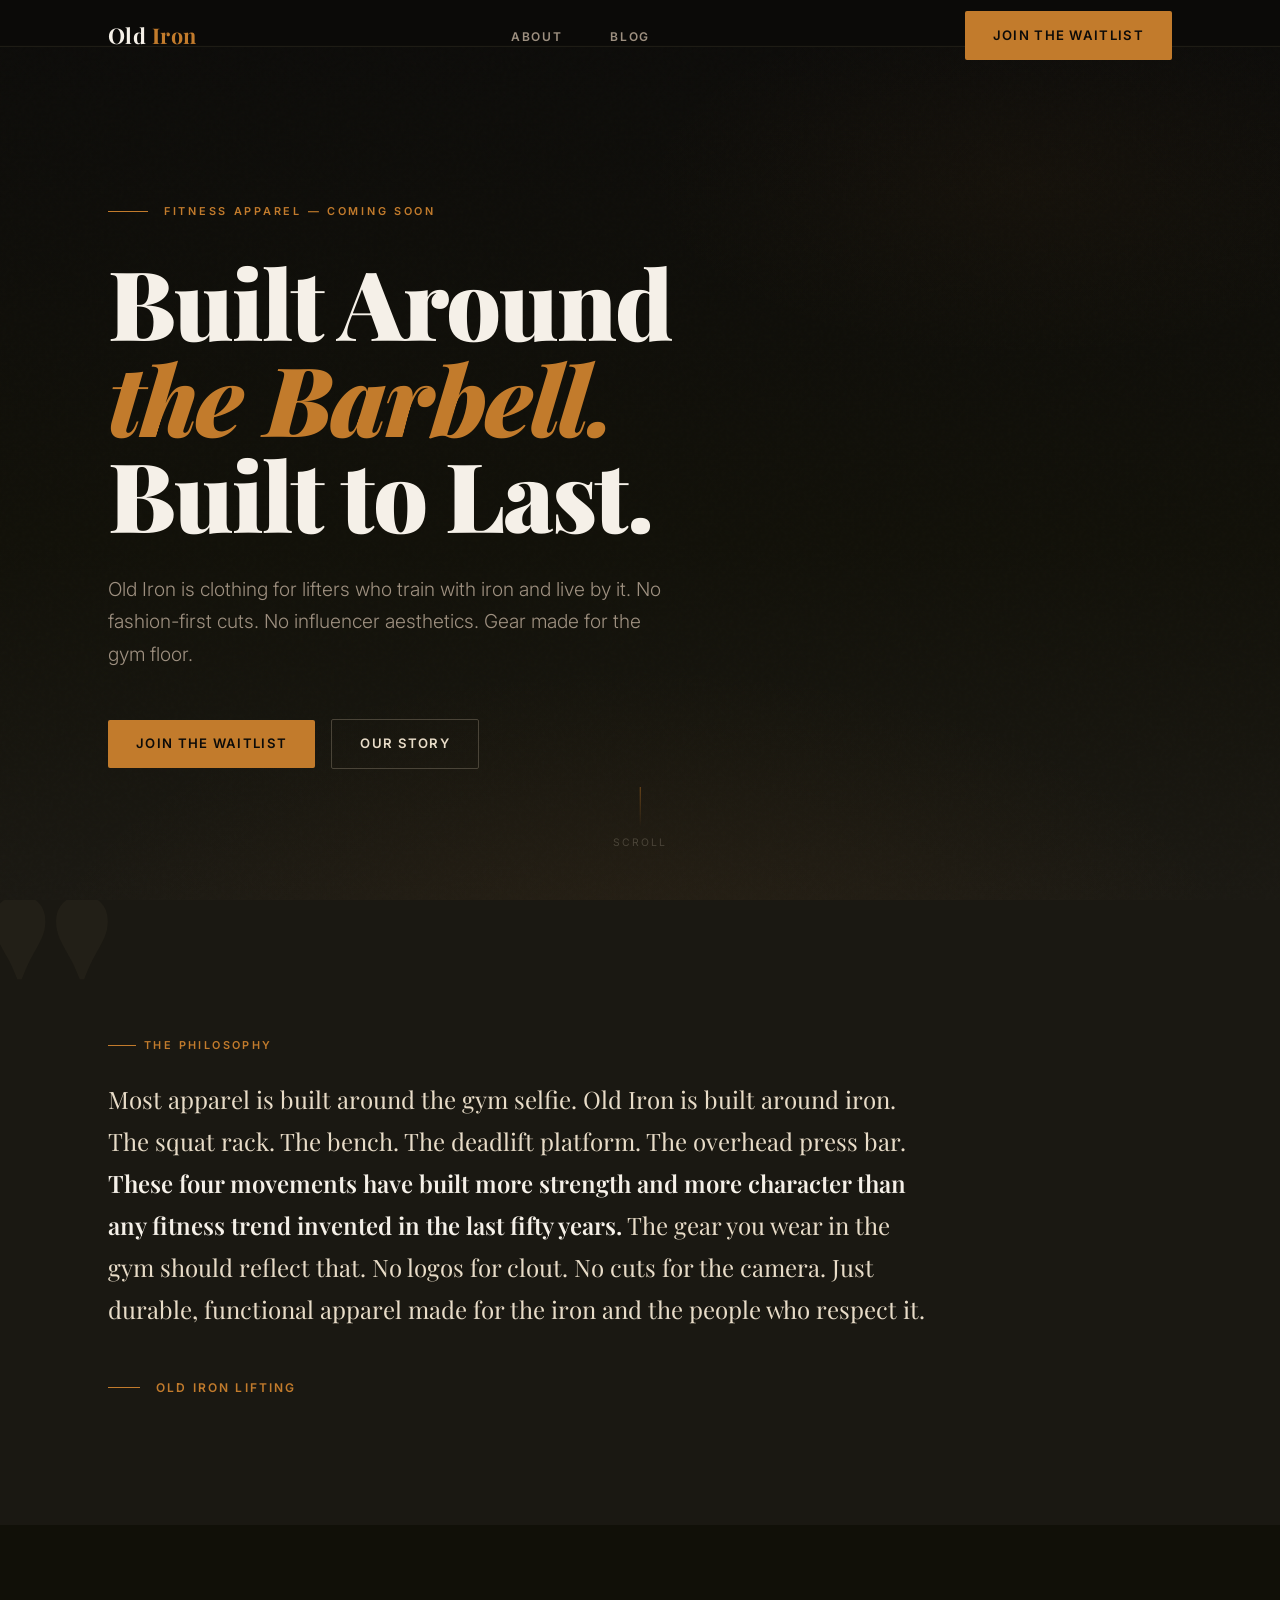
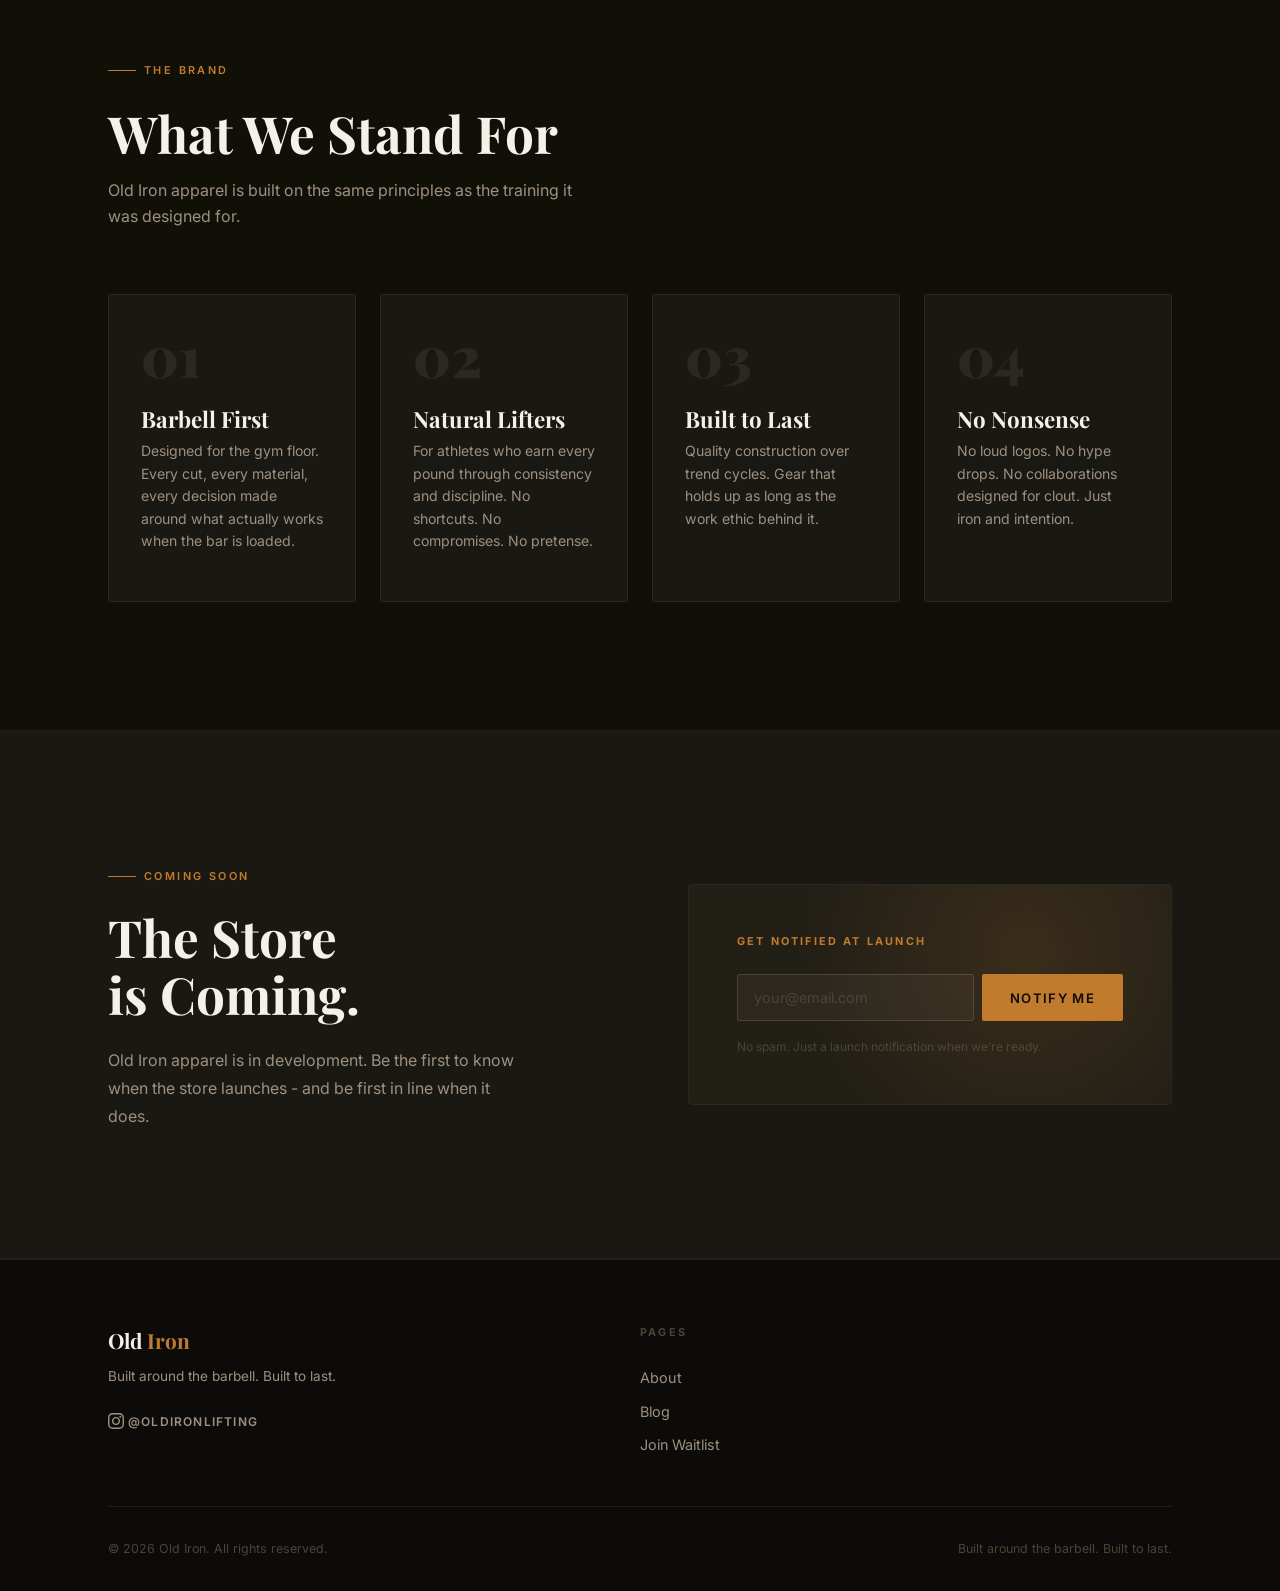
<file: index.html>
<!DOCTYPE html>
<html lang="en">
<head>
  <meta charset="UTF-8" />
  <meta name="viewport" content="width=device-width, initial-scale=1.0" />
  <meta name="description" content="Old Iron - Fitness apparel built around the barbell. Built to last. Coming soon." />
  <title>Old Iron - Fitness Apparel</title>
  <link rel="preconnect" href="https://fonts.googleapis.com" />
  <link rel="preconnect" href="https://fonts.gstatic.com" crossorigin />
  <link rel="stylesheet" href="css/style.css" />
</head>
<body>

  <!-- ══════════════════════════════════════
       NAVIGATION
  ══════════════════════════════════════ -->
  <nav class="nav" role="navigation" aria-label="Main navigation">
    <div class="container nav-inner">

      <a href="index.html" class="nav-logo">
        Old <span>Iron</span>
      </a>

      <ul class="nav-links" role="list">
        <li><a href="about.html">About</a></li>
        <li><a href="blog.html">Blog</a></li>
      </ul>

      <a href="#waitlist" class="btn btn-primary nav-cta">
        <span>Join the Waitlist</span>
      </a>

      <button class="nav-toggle" aria-label="Toggle menu" aria-expanded="false">
        <span></span>
        <span></span>
        <span></span>
      </button>

    </div>
  </nav>

  <!-- Mobile drawer -->
  <div class="nav-drawer" role="dialog" aria-label="Mobile navigation">
    <a href="about.html">About</a>
    <a href="blog.html">Blog</a>
    <a href="#waitlist">Join the Waitlist</a>
  </div>


  <!-- ══════════════════════════════════════
       HERO
  ══════════════════════════════════════ -->
  <section class="hero">
    <div class="hero-bg" aria-hidden="true"></div>

    <div class="container">
      <div class="hero-content">

        <div class="hero-eyebrow" aria-hidden="true">
          <div class="hero-eyebrow-line"></div>
          <span class="hero-eyebrow-text">Fitness Apparel &mdash; Coming Soon</span>
        </div>

        <h1 class="hero-headline">
          Built Around<br />
          <em>the Barbell.</em><br />
          Built to Last.
        </h1>

        <p class="hero-sub">
          Old Iron is clothing for lifters who train with iron and live by it.
          No fashion-first cuts. No influencer aesthetics. Gear made for the gym floor.
        </p>

        <div class="hero-cta">
          <a href="#waitlist" class="btn btn-primary">
            <span>Join the Waitlist</span>
          </a>
          <a href="about.html" class="btn btn-ghost">
            Our Story
          </a>
        </div>

      </div>
    </div>

    <div class="hero-scroll" aria-hidden="true">
      <div class="hero-scroll-line"></div>
      <span>Scroll</span>
    </div>
  </section>


  <!-- ══════════════════════════════════════
       THE PHILOSOPHY
  ══════════════════════════════════════ -->
  <section class="section philosophy" aria-labelledby="philosophy-heading">
    <div class="container">
      <div class="philosophy-inner">

        <span class="section-label" id="philosophy-heading">The Philosophy</span>

        <blockquote class="philosophy-text">
          Most apparel is built around the gym selfie.
          Old Iron is built around iron. The squat rack. The bench. The deadlift platform.
          The overhead press bar. <strong>These four movements have built more strength and more
          character than any fitness trend invented in the last fifty years.</strong>
          The gear you wear in the gym should reflect that. No logos for clout.
          No cuts for the camera. Just durable, functional apparel made for the iron
          and the people who respect it.
        </blockquote>

        <p class="philosophy-attr">Old Iron Lifting</p>

      </div>
    </div>
  </section>


  <!-- ══════════════════════════════════════
       BRAND PILLARS
  ══════════════════════════════════════ -->
  <section class="section brand-pillars" aria-labelledby="pillars-heading">
    <div class="container">

      <header class="brand-pillars-header">
        <span class="section-label">The Brand</span>
        <h2 class="brand-pillars-title" id="pillars-heading">What We Stand For</h2>
        <p class="brand-pillars-subtitle">
          Old Iron apparel is built on the same principles as the training it was designed for.
        </p>
      </header>

      <div class="pillar-grid">

        <article class="pillar-card">
          <div class="pillar-number" aria-hidden="true">01</div>
          <h3 class="pillar-name">Barbell First</h3>
          <p class="pillar-desc">
            Designed for the gym floor. Every cut, every material, every decision
            made around what actually works when the bar is loaded.
          </p>
        </article>

        <article class="pillar-card">
          <div class="pillar-number" aria-hidden="true">02</div>
          <h3 class="pillar-name">Natural Lifters</h3>
          <p class="pillar-desc">
            For athletes who earn every pound through consistency and discipline.
            No shortcuts. No compromises. No pretense.
          </p>
        </article>

        <article class="pillar-card">
          <div class="pillar-number" aria-hidden="true">03</div>
          <h3 class="pillar-name">Built to Last</h3>
          <p class="pillar-desc">
            Quality construction over trend cycles. Gear that holds up as long
            as the work ethic behind it.
          </p>
        </article>

        <article class="pillar-card">
          <div class="pillar-number" aria-hidden="true">04</div>
          <h3 class="pillar-name">No Nonsense</h3>
          <p class="pillar-desc">
            No loud logos. No hype drops. No collaborations designed for clout.
            Just iron and intention.
          </p>
        </article>

      </div>

    </div>
  </section>


  <!-- ══════════════════════════════════════
       WAITLIST
  ══════════════════════════════════════ -->
  <section class="section waitlist-section" id="waitlist" aria-labelledby="waitlist-heading">
    <div class="container">
      <div class="waitlist-inner">

        <div class="waitlist-text">
          <span class="section-label" id="waitlist-heading">Coming Soon</span>
          <h2 class="waitlist-title">
            The Store<br />is Coming.
          </h2>
          <p class="waitlist-body">
            Old Iron apparel is in development. Be the first to know when the store
            launches - and be first in line when it does.
          </p>
        </div>

        <div class="waitlist-form-wrap">

          <div id="waitlist-success" class="waitlist-success" hidden>
            <div class="waitlist-success-mark" aria-hidden="true">&#10003;</div>
            <p class="waitlist-success-text">You&rsquo;re on the list. We&rsquo;ll be in touch when the store goes live.</p>
          </div>

          <form
            id="waitlist-form"
            name="waitlist"
            method="POST"
            data-netlify="true"
            data-netlify-honeypot="bot-field"
            novalidate
          >
            <input type="hidden" name="form-name" value="waitlist" />
            <p hidden><label>Don&rsquo;t fill this out: <input name="bot-field" /></label></p>

            <p class="waitlist-form-label">Get notified at launch</p>

            <div class="waitlist-form-group">
              <input
                type="email"
                name="email"
                id="waitlist-email"
                class="waitlist-input"
                placeholder="your@email.com"
                autocomplete="email"
                required
                aria-label="Email address"
              />
              <button type="submit" class="btn btn-primary waitlist-submit">
                <span>Notify Me</span>
              </button>
            </div>

            <p id="waitlist-error" class="waitlist-error" hidden>Something went wrong. Try again or email us directly.</p>

            <p class="waitlist-disclaimer">No spam. Just a launch notification when we&rsquo;re ready.</p>
          </form>

        </div>

      </div>
    </div>
  </section>


  <!-- ══════════════════════════════════════
       FOOTER
  ══════════════════════════════════════ -->
  <footer class="footer" role="contentinfo">
    <div class="container">

      <div class="footer-inner">

        <div class="footer-brand">
          <p class="footer-brand-name">Old <span>Iron</span></p>
          <p class="footer-tagline">
            Built around the barbell. Built to last.
          </p>
          <div class="footer-social">
            <a href="https://instagram.com/oldironlifting" target="_blank" rel="noopener noreferrer" aria-label="Follow on Instagram">
              <svg width="16" height="16" viewBox="0 0 24 24" fill="currentColor" aria-hidden="true">
                <path d="M12 2.163c3.204 0 3.584.012 4.85.07 3.252.148 4.771 1.691 4.919 4.919.058 1.265.069 1.645.069 4.849 0 3.205-.012 3.584-.069 4.849-.149 3.225-1.664 4.771-4.919 4.919-1.266.058-1.644.07-4.85.07-3.204 0-3.584-.012-4.849-.07-3.26-.149-4.771-1.699-4.919-4.92-.058-1.265-.07-1.644-.07-4.849 0-3.204.013-3.583.07-4.849.149-3.227 1.664-4.771 4.919-4.919 1.266-.057 1.645-.069 4.849-.069zm0-2.163c-3.259 0-3.667.014-4.947.072-4.358.2-6.78 2.618-6.98 6.98-.059 1.281-.073 1.689-.073 4.948 0 3.259.014 3.668.072 4.948.2 4.358 2.618 6.78 6.98 6.98 1.281.058 1.689.072 4.948.072 3.259 0 3.668-.014 4.948-.072 4.354-.2 6.782-2.618 6.979-6.98.059-1.28.073-1.689.073-4.948 0-3.259-.014-3.667-.072-4.947-.196-4.354-2.617-6.78-6.979-6.98-1.281-.059-1.69-.073-4.949-.073zm0 5.838c-3.403 0-6.162 2.759-6.162 6.162s2.759 6.163 6.162 6.163 6.162-2.759 6.162-6.163c0-3.403-2.759-6.162-6.162-6.162zm0 10.162c-2.209 0-4-1.79-4-4 0-2.209 1.791-4 4-4s4 1.791 4 4c0 2.21-1.791 4-4 4zm6.406-11.845c-.796 0-1.441.645-1.441 1.44s.645 1.44 1.441 1.44c.795 0 1.439-.645 1.439-1.44s-.644-1.44-1.439-1.44z"/>
              </svg>
              @oldironlifting
            </a>
          </div>
        </div>

        <div class="footer-col">
          <p class="footer-col-title">Pages</p>
          <ul class="footer-links" role="list">
            <li><a href="about.html">About</a></li>
            <li><a href="blog.html">Blog</a></li>
            <li><a href="#waitlist">Join Waitlist</a></li>
          </ul>
        </div>

      </div>

      <div class="footer-bottom">
        <p class="footer-copy">
          &copy; 2026 Old Iron. All rights reserved.
        </p>
        <p class="footer-copy">
          Built around the barbell. Built to last.
        </p>
      </div>

    </div>
  </footer>

  <script src="js/main.js"></script>
  <script>
    (function () {
      const form    = document.getElementById('waitlist-form');
      const success = document.getElementById('waitlist-success');
      const errMsg  = document.getElementById('waitlist-error');

      if (!form) return;

      form.addEventListener('submit', function (e) {
        e.preventDefault();
        errMsg.hidden = true;

        const data = new FormData(form);

        fetch('/', {
          method: 'POST',
          headers: { 'Content-Type': 'application/x-www-form-urlencoded' },
          body: new URLSearchParams(data).toString(),
        })
          .then(function () {
            form.hidden = true;
            success.hidden = false;
          })
          .catch(function () {
            errMsg.hidden = false;
          });
      });
    })();
  </script>
  <!-- Netlify Identity: handles invite/recovery links that arrive at the root URL -->
  <script src="https://identity.netlify.com/v1/netlify-identity-widget.js"></script>
  <script>
    if (window.netlifyIdentity) {
      window.netlifyIdentity.on('init', function(user) {
        if (!user) {
          window.netlifyIdentity.on('login', function() {
            document.location.href = '/admin/';
          });
        }
      });
    }
  </script>
</body>
</html>
</file>
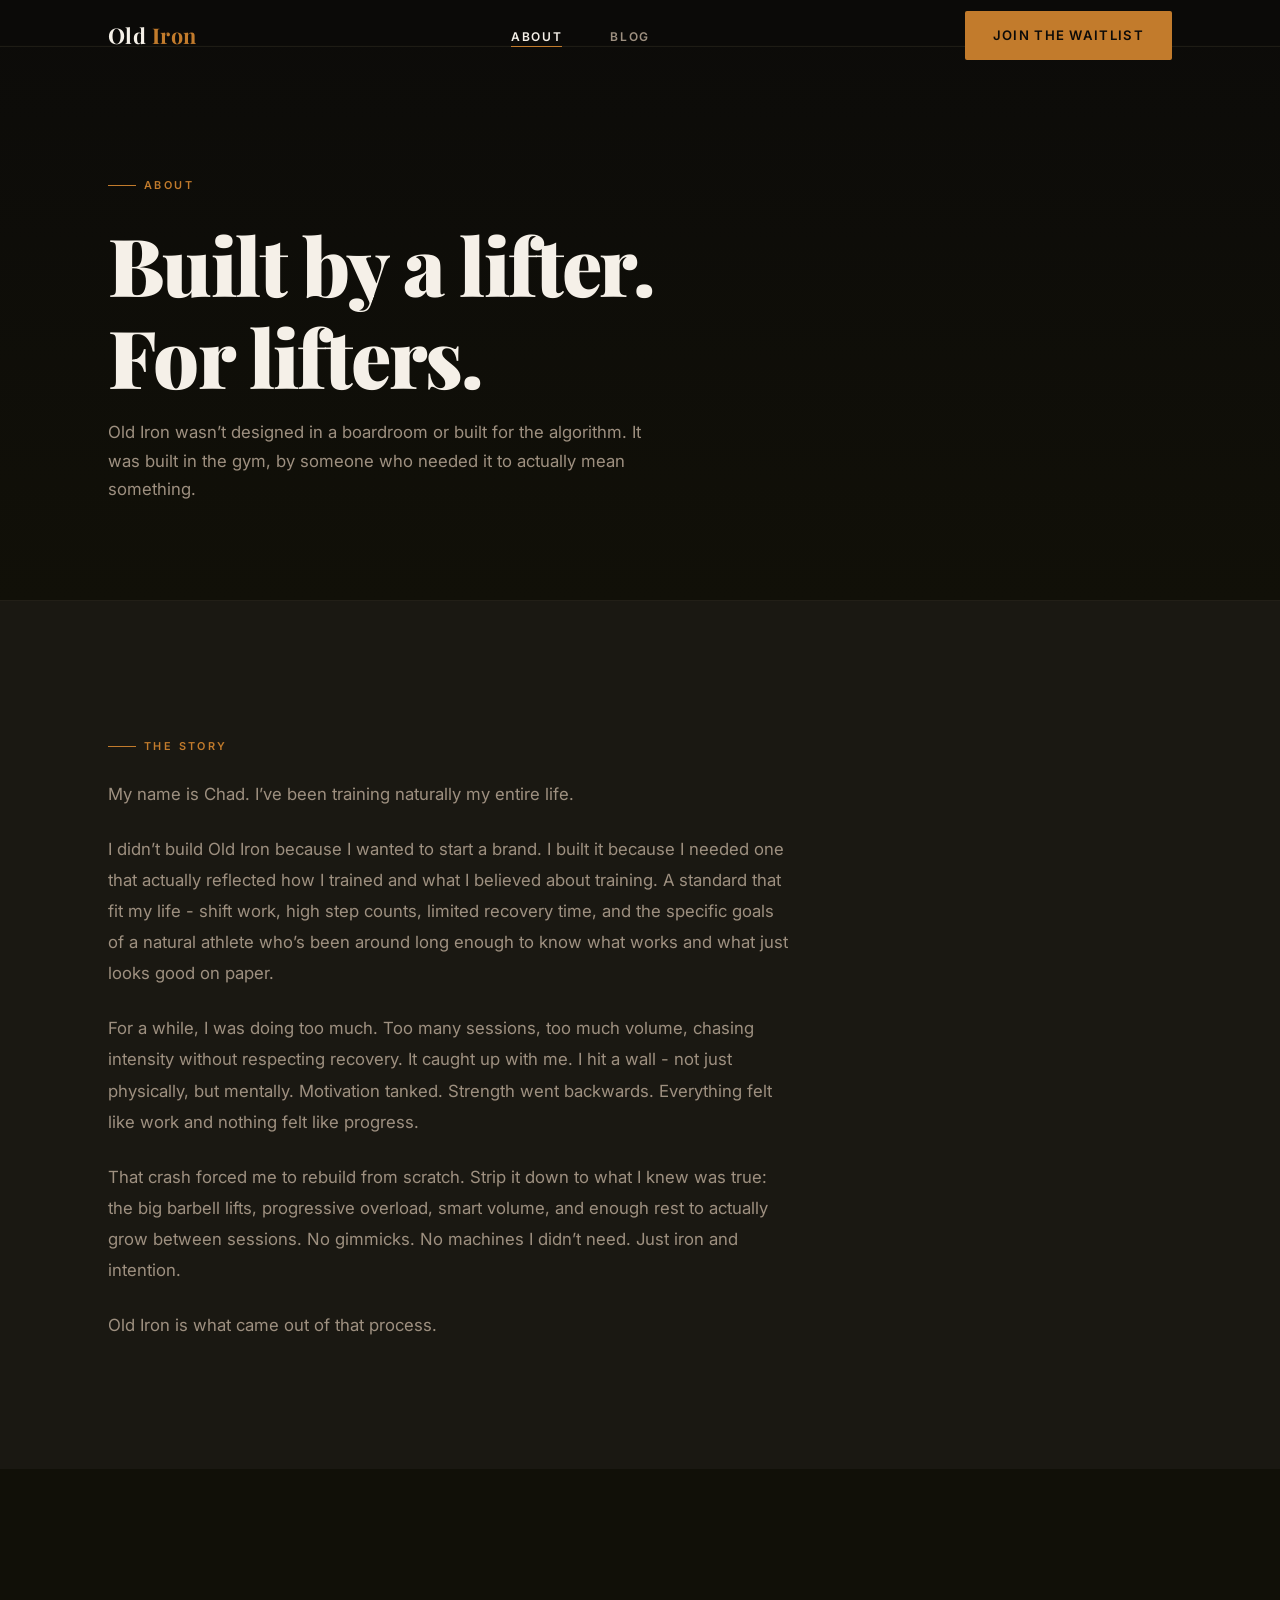
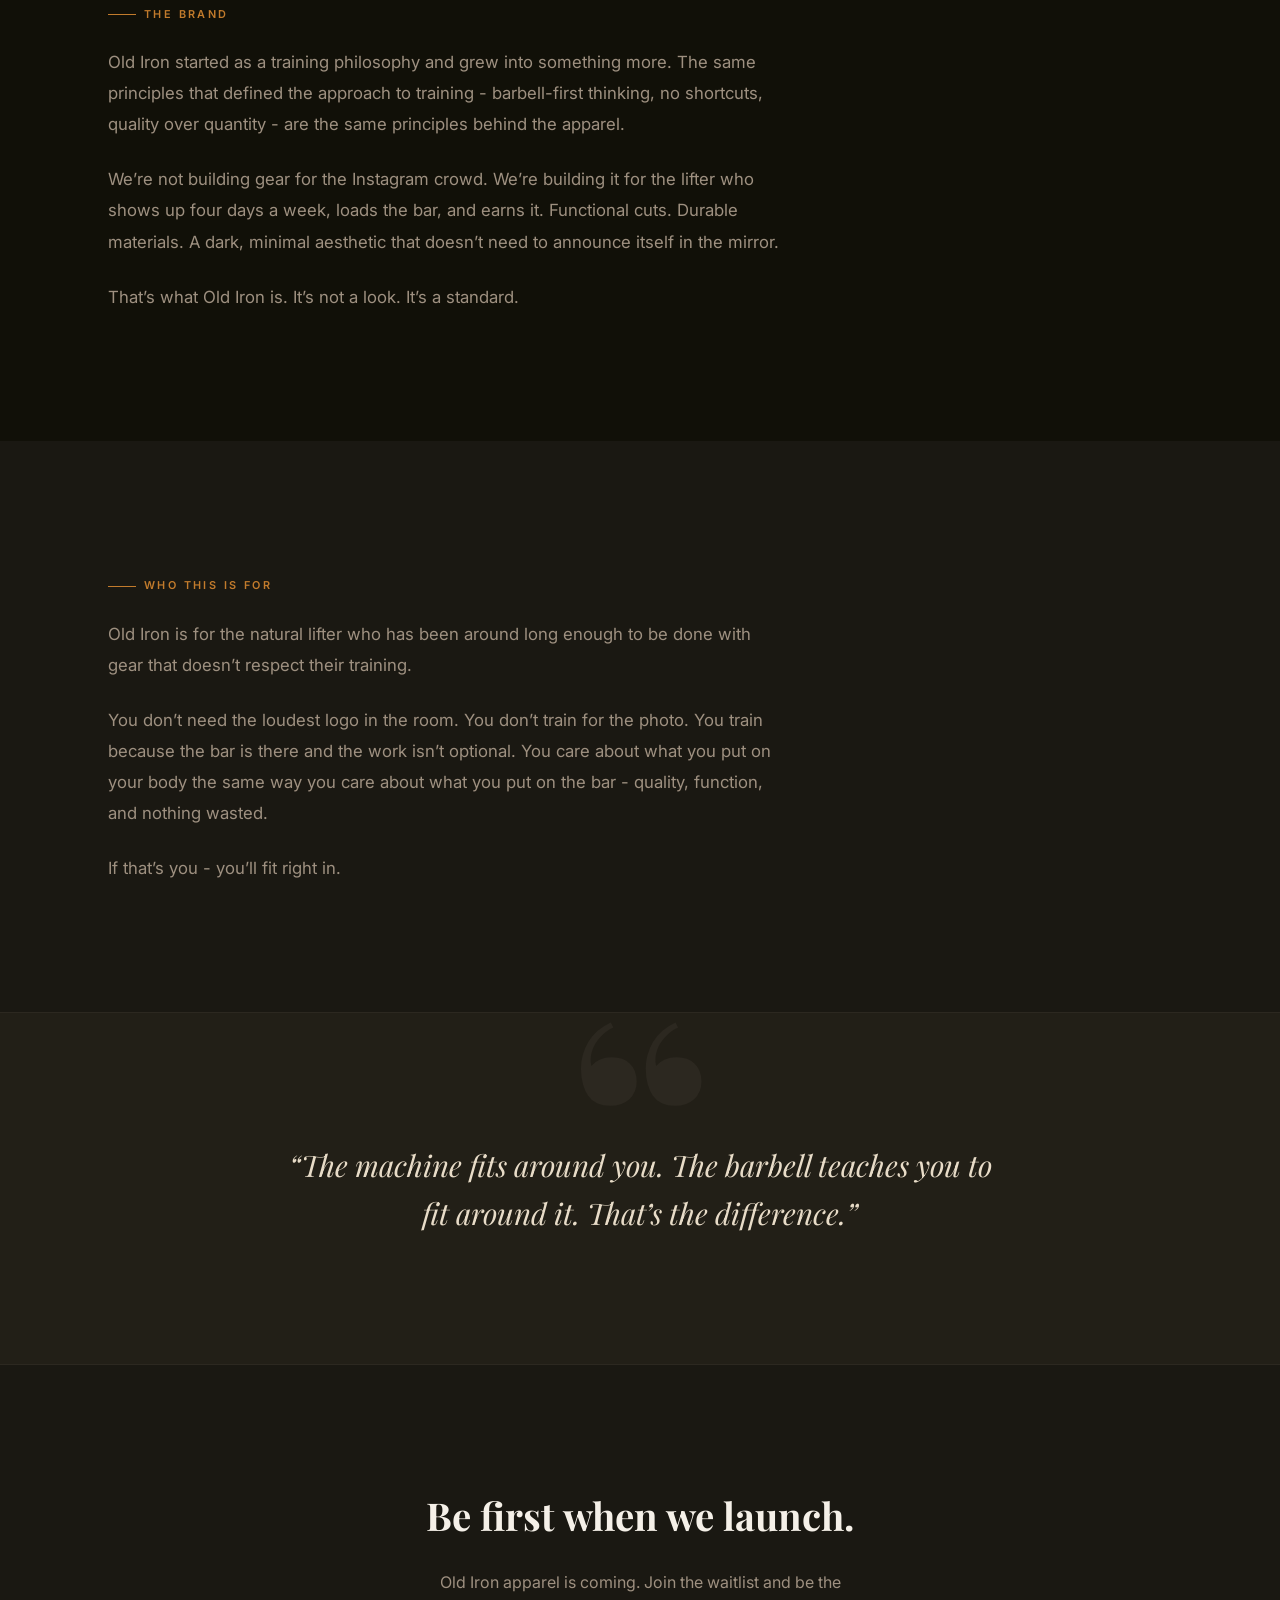
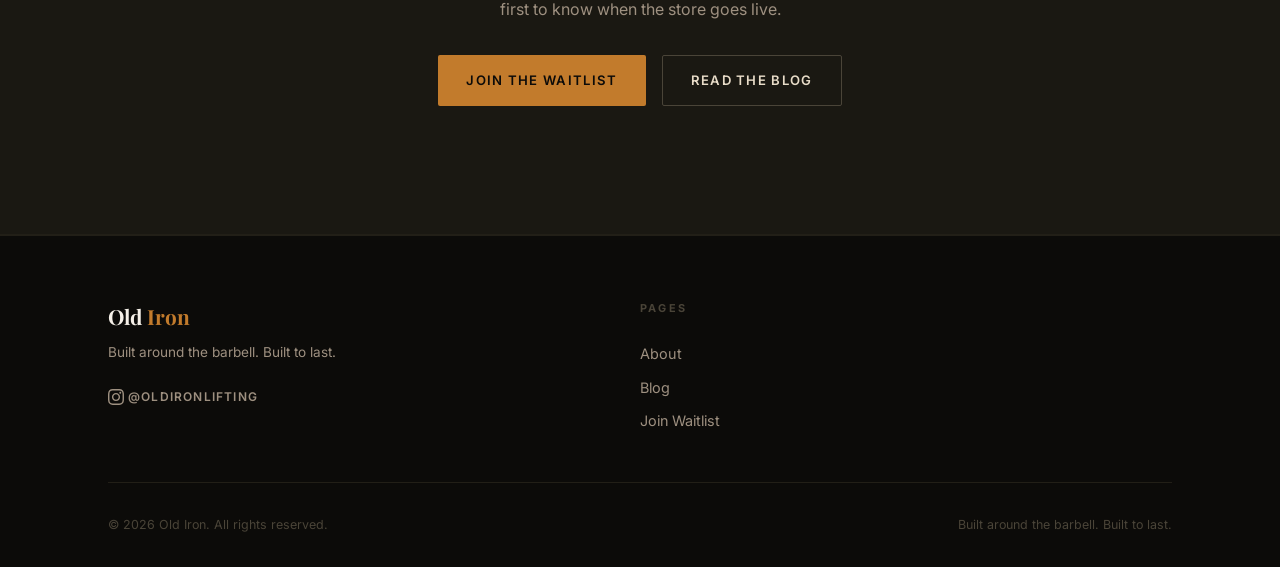
<file: about.html>
<!DOCTYPE html>
<html lang="en">
<head>
  <meta charset="UTF-8" />
  <meta name="viewport" content="width=device-width, initial-scale=1.0" />
  <meta name="description" content="About Old Iron - built by a natural lifter, for lifters who are done with gear that doesn't respect their training." />
  <title>About - Old Iron</title>
  <link rel="preconnect" href="https://fonts.googleapis.com" />
  <link rel="preconnect" href="https://fonts.gstatic.com" crossorigin />
  <link rel="stylesheet" href="css/style.css" />
  <style>
    .about-body {
      font-size: 1.05rem;
      color: var(--cream-muted);
      line-height: 1.85;
      max-width: 680px;
    }
    .about-body p + p {
      margin-top: var(--space-lg);
    }
    .about-pull-quote {
      background: var(--bg-3);
      border-top: 1px solid var(--bg-4);
      border-bottom: 1px solid var(--bg-4);
      padding: var(--space-5xl) 0;
      position: relative;
      overflow: hidden;
      text-align: center;
    }
    .about-pull-quote::before {
      content: '\201C';
      position: absolute;
      top: -0.15em;
      left: 50%;
      transform: translateX(-50%);
      font-family: var(--font-serif);
      font-size: clamp(10rem, 22vw, 18rem);
      font-weight: 900;
      color: var(--bg-4);
      line-height: 1;
      pointer-events: none;
      user-select: none;
    }
    .about-pull-quote-inner {
      position: relative;
      z-index: 1;
      max-width: 760px;
      margin: 0 auto;
      padding: 0 var(--space-lg);
    }
    .about-pull-quote-text {
      font-family: var(--font-serif);
      font-size: clamp(1.25rem, 3vw, 1.85rem);
      font-weight: 400;
      font-style: italic;
      line-height: 1.6;
      color: var(--cream);
    }
    .about-cta-section {
      background: var(--bg-2);
      padding: var(--space-5xl) 0;
      border-bottom: 1px solid var(--bg-3);
    }
    .about-cta-inner {
      display: flex;
      flex-direction: column;
      align-items: center;
      gap: var(--space-xl);
      text-align: center;
    }
    .about-cta-heading {
      font-family: var(--font-serif);
      font-size: clamp(1.6rem, 4vw, 2.4rem);
      font-weight: 700;
      color: var(--white);
    }
    .about-cta-sub {
      font-size: 1rem;
      color: var(--cream-muted);
      max-width: 420px;
      line-height: 1.7;
    }
    .about-cta-buttons {
      display: flex;
      flex-wrap: wrap;
      gap: var(--space-md);
      justify-content: center;
    }
  </style>
</head>
<body>

  <nav class="nav" role="navigation" aria-label="Main navigation">
    <div class="container nav-inner">
      <a href="index.html" class="nav-logo">Old <span>Iron</span></a>
      <ul class="nav-links" role="list">
        <li><a href="about.html" class="active">About</a></li>
        <li><a href="blog.html">Blog</a></li>
      </ul>
      <a href="index.html#waitlist" class="btn btn-primary nav-cta"><span>Join the Waitlist</span></a>
      <button class="nav-toggle" aria-label="Toggle menu" aria-expanded="false">
        <span></span><span></span><span></span>
      </button>
    </div>
  </nav>

  <div class="nav-drawer" role="dialog" aria-label="Mobile navigation">
    <a href="about.html">About</a>
    <a href="blog.html">Blog</a>
    <a href="index.html#waitlist">Join the Waitlist</a>
  </div>

  <header class="page-hero">
    <div class="container">
      <span class="section-label">About</span>
      <h1 class="page-hero-title">Built by a lifter.<br />For lifters.</h1>
      <p class="page-hero-sub">
        Old Iron wasn&rsquo;t designed in a boardroom or built for the algorithm.
        It was built in the gym, by someone who needed it to actually mean something.
      </p>
    </div>
  </header>

  <main>

    <!-- The Story -->
    <section class="section" style="background: var(--bg-2);" aria-labelledby="story-heading">
      <div class="container">
        <span class="section-label" id="story-heading">The Story</span>
        <div class="about-body">
          <p>My name is Chad. I&rsquo;ve been training naturally my entire life.</p>
          <p>I didn&rsquo;t build Old Iron because I wanted to start a brand. I built it because I needed one that actually reflected how I trained and what I believed about training. A standard that fit my life - shift work, high step counts, limited recovery time, and the specific goals of a natural athlete who&rsquo;s been around long enough to know what works and what just looks good on paper.</p>
          <p>For a while, I was doing too much. Too many sessions, too much volume, chasing intensity without respecting recovery. It caught up with me. I hit a wall - not just physically, but mentally. Motivation tanked. Strength went backwards. Everything felt like work and nothing felt like progress.</p>
          <p>That crash forced me to rebuild from scratch. Strip it down to what I knew was true: the big barbell lifts, progressive overload, smart volume, and enough rest to actually grow between sessions. No gimmicks. No machines I didn&rsquo;t need. Just iron and intention.</p>
          <p>Old Iron is what came out of that process.</p>
        </div>
      </div>
    </section>

    <!-- The Brand -->
    <section class="section" style="background: var(--bg);" aria-labelledby="brand-heading">
      <div class="container">
        <span class="section-label" id="brand-heading">The Brand</span>
        <div class="about-body">
          <p>Old Iron started as a training philosophy and grew into something more. The same principles that defined the approach to training - barbell-first thinking, no shortcuts, quality over quantity - are the same principles behind the apparel.</p>
          <p>We&rsquo;re not building gear for the Instagram crowd. We&rsquo;re building it for the lifter who shows up four days a week, loads the bar, and earns it. Functional cuts. Durable materials. A dark, minimal aesthetic that doesn&rsquo;t need to announce itself in the mirror.</p>
          <p>That&rsquo;s what Old Iron is. It&rsquo;s not a look. It&rsquo;s a standard.</p>
        </div>
      </div>
    </section>

    <!-- Who This Is For -->
    <section class="section" style="background: var(--bg-2);" aria-labelledby="who-heading">
      <div class="container">
        <span class="section-label" id="who-heading">Who This Is For</span>
        <div class="about-body">
          <p>Old Iron is for the natural lifter who has been around long enough to be done with gear that doesn&rsquo;t respect their training.</p>
          <p>You don&rsquo;t need the loudest logo in the room. You don&rsquo;t train for the photo. You train because the bar is there and the work isn&rsquo;t optional. You care about what you put on your body the same way you care about what you put on the bar - quality, function, and nothing wasted.</p>
          <p>If that&rsquo;s you - you&rsquo;ll fit right in.</p>
        </div>
      </div>
    </section>

    <!-- Pull Quote -->
    <div class="about-pull-quote" role="presentation">
      <div class="about-pull-quote-inner">
        <p class="about-pull-quote-text">
          &ldquo;The machine fits around you. The barbell teaches you to fit around it. That&rsquo;s the difference.&rdquo;
        </p>
      </div>
    </div>

    <!-- Footer CTA -->
    <section class="about-cta-section" aria-label="Join the waitlist">
      <div class="container">
        <div class="about-cta-inner">
          <h2 class="about-cta-heading">Be first when we launch.</h2>
          <p class="about-cta-sub">
            Old Iron apparel is coming. Join the waitlist and be the first to know when the store goes live.
          </p>
          <div class="about-cta-buttons">
            <a href="index.html#waitlist" class="btn btn-primary"><span>Join the Waitlist</span></a>
            <a href="blog.html" class="btn btn-ghost">Read the Blog</a>
          </div>
        </div>
      </div>
    </section>

  </main>

  <footer class="footer" role="contentinfo">
    <div class="container">

      <div class="footer-inner">

        <div class="footer-brand">
          <p class="footer-brand-name">Old <span>Iron</span></p>
          <p class="footer-tagline">
            Built around the barbell. Built to last.
          </p>
          <div class="footer-social">
            <a href="https://instagram.com/oldironlifting" target="_blank" rel="noopener noreferrer" aria-label="Follow on Instagram">
              <svg width="16" height="16" viewBox="0 0 24 24" fill="currentColor" aria-hidden="true">
                <path d="M12 2.163c3.204 0 3.584.012 4.85.07 3.252.148 4.771 1.691 4.919 4.919.058 1.265.069 1.645.069 4.849 0 3.205-.012 3.584-.069 4.849-.149 3.225-1.664 4.771-4.919 4.919-1.266.058-1.644.07-4.85.07-3.204 0-3.584-.012-4.849-.07-3.26-.149-4.771-1.699-4.919-4.92-.058-1.265-.07-1.644-.07-4.849 0-3.204.013-3.583.07-4.849.149-3.227 1.664-4.771 4.919-4.919 1.266-.057 1.645-.069 4.849-.069zm0-2.163c-3.259 0-3.667.014-4.947.072-4.358.2-6.78 2.618-6.98 6.98-.059 1.281-.073 1.689-.073 4.948 0 3.259.014 3.668.072 4.948.2 4.358 2.618 6.78 6.98 6.98 1.281.058 1.689.072 4.948.072 3.259 0 3.668-.014 4.948-.072 4.354-.2 6.782-2.618 6.979-6.98.059-1.28.073-1.689.073-4.948 0-3.259-.014-3.667-.072-4.947-.196-4.354-2.617-6.78-6.979-6.98-1.281-.059-1.69-.073-4.949-.073zm0 5.838c-3.403 0-6.162 2.759-6.162 6.162s2.759 6.163 6.162 6.163 6.162-2.759 6.162-6.163c0-3.403-2.759-6.162-6.162-6.162zm0 10.162c-2.209 0-4-1.79-4-4 0-2.209 1.791-4 4-4s4 1.791 4 4c0 2.21-1.791 4-4 4zm6.406-11.845c-.796 0-1.441.645-1.441 1.44s.645 1.44 1.441 1.44c.795 0 1.439-.645 1.439-1.44s-.644-1.44-1.439-1.44z"/>
              </svg>
              @oldironlifting
            </a>
          </div>
        </div>

        <div class="footer-col">
          <p class="footer-col-title">Pages</p>
          <ul class="footer-links" role="list">
            <li><a href="about.html">About</a></li>
            <li><a href="blog.html">Blog</a></li>
            <li><a href="index.html#waitlist">Join Waitlist</a></li>
          </ul>
        </div>

      </div>

      <div class="footer-bottom">
        <p class="footer-copy">
          &copy; 2026 Old Iron. All rights reserved.
        </p>
        <p class="footer-copy">
          Built around the barbell. Built to last.
        </p>
      </div>

    </div>
  </footer>

  <script src="js/main.js"></script>
</body>
</html>
</file>
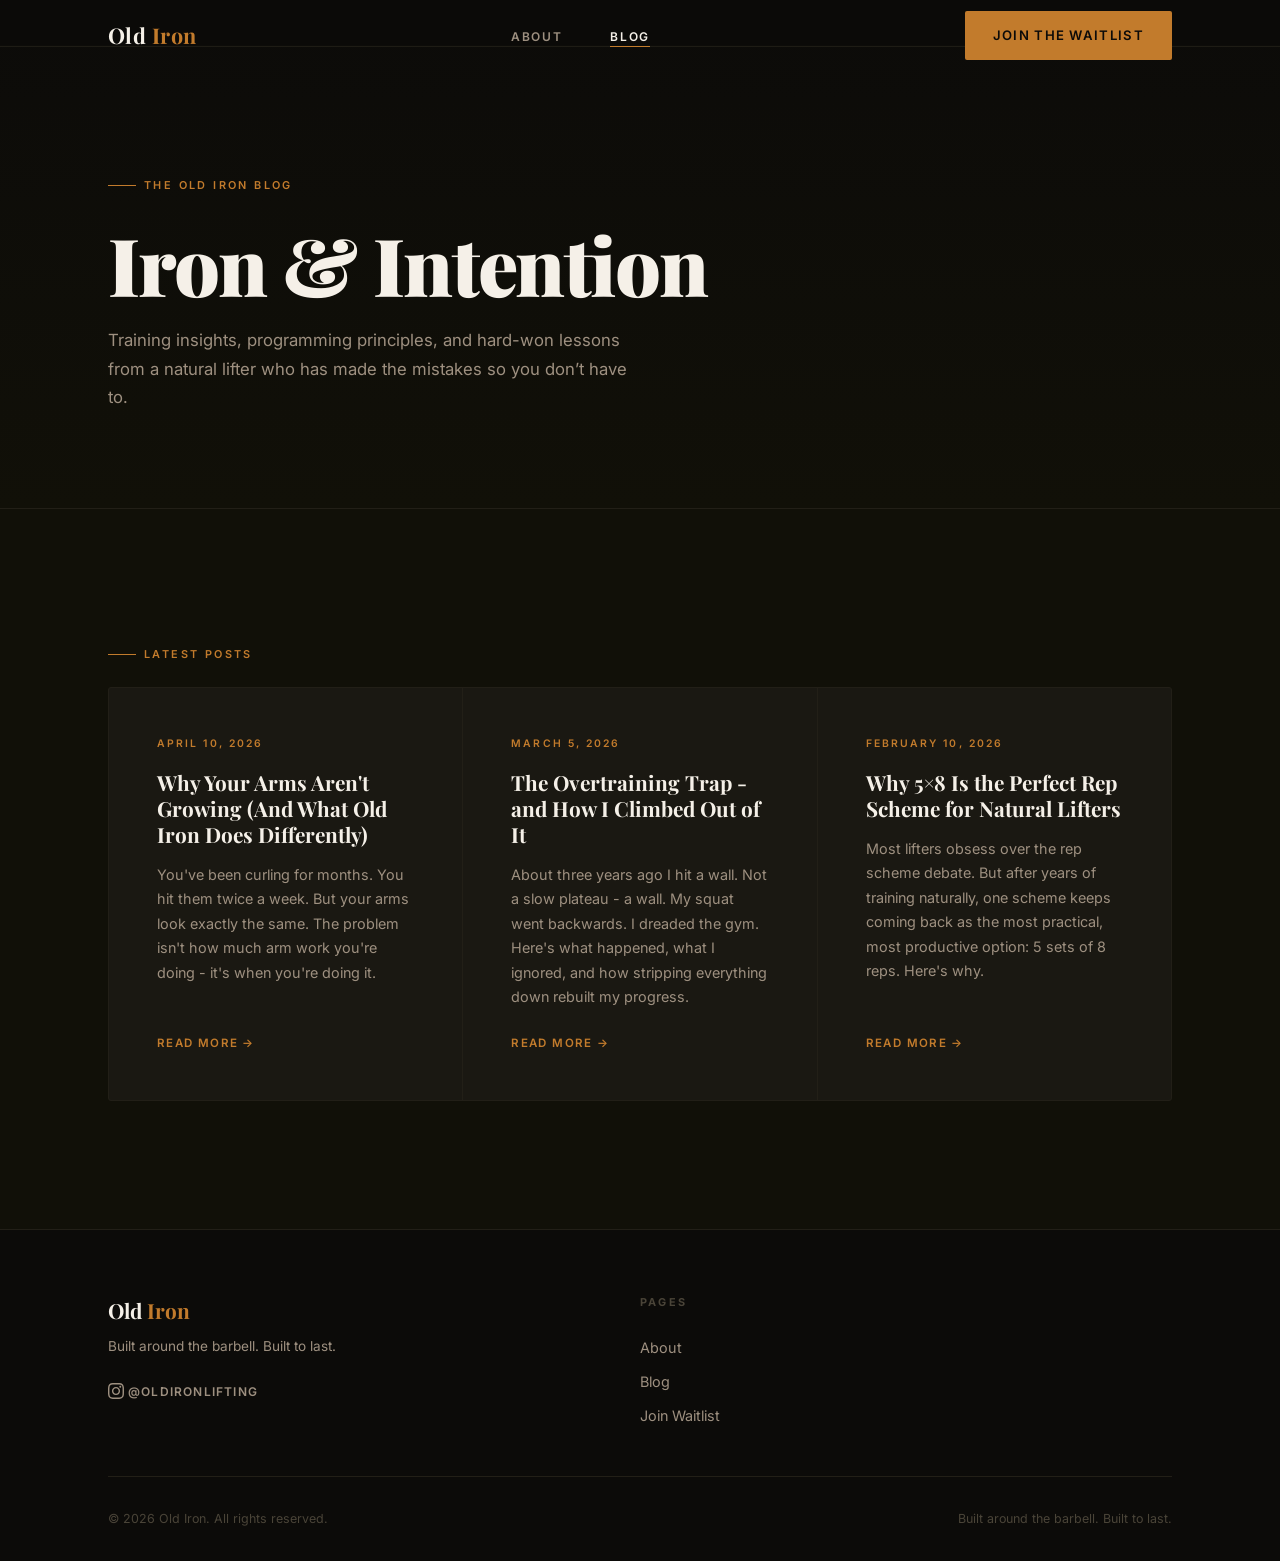
<file: blog-post.html>
<!DOCTYPE html>
<html lang="en">
<head>
  <meta charset="UTF-8" />
  <meta name="viewport" content="width=device-width, initial-scale=1.0" />
  <meta name="description" content="Old Iron Lifting Blog" />
  <title>Blog - Old Iron Lifting</title>
  <link rel="preconnect" href="https://fonts.googleapis.com" />
  <link rel="preconnect" href="https://fonts.gstatic.com" crossorigin />
  <link rel="stylesheet" href="css/style.css" />
</head>
<body>

  <nav class="nav" role="navigation" aria-label="Main navigation">
    <div class="container nav-inner">
      <a href="index.html" class="nav-logo">Old <span>Iron</span></a>
      <ul class="nav-links" role="list">
        <li><a href="program.html">Program</a></li>
        <li><a href="tools.html">Tools</a></li>
        <li><a href="ebook.html">eBook</a></li>
        <li><a href="about.html">About</a></li>
        <li><a href="blog.html" class="active">Blog</a></li>
      </ul>
      <a href="ebook.html" class="btn btn-primary nav-cta"><span>Download Free eBook</span></a>
      <button class="nav-toggle" aria-label="Toggle menu" aria-expanded="false">
        <span></span><span></span><span></span>
      </button>
    </div>
  </nav>

  <div class="nav-drawer" role="dialog" aria-label="Mobile navigation">
    <a href="program.html">Program</a>
    <a href="tools.html">Tools</a>
    <a href="ebook.html">eBook</a>
    <a href="about.html">About</a>
    <a href="blog.html">Blog</a>
  </div>

  <!-- Loading state -->
  <div id="post-loading" class="post-loading-wrap" aria-live="polite">
    <div class="container">
      <div class="blog-loading-inner" style="padding: calc(var(--nav-h) + var(--space-5xl)) 0 var(--space-5xl);">
        <div class="blog-loading-bar"></div>
        <p>Loading post&hellip;</p>
      </div>
    </div>
  </div>

  <!-- Error state -->
  <div id="post-error" class="post-error-wrap" hidden>
    <div class="page-hero">
      <div class="container">
        <span class="section-label">Error</span>
        <h1 class="page-hero-title">Post not found</h1>
        <p class="page-hero-sub">This post could not be loaded. It may have moved or been removed.</p>
        <a href="blog.html" class="btn btn-ghost" style="margin-top: var(--space-xl);">Back to Blog</a>
      </div>
    </div>
  </div>

  <!-- Post content (populated by JS) -->
  <div id="post-wrap" hidden>

    <header id="post-header" class="post-hero">
      <div class="container">
        <a href="blog.html" class="post-back-link">&larr; Back to Blog</a>
        <div class="post-hero-meta">
          <time id="post-date" class="post-hero-date"></time>
          <span class="post-hero-author">By Chad Parker</span>
        </div>
        <h1 id="post-title" class="post-hero-title"></h1>
      </div>
    </header>

    <main>
      <article class="post-body-section section">
        <div class="container">
          <div class="post-body-inner">
            <div id="post-content" class="post-content"></div>
          </div>
        </div>
      </article>

      <!-- Prev / Next navigation -->
      <nav class="post-nav-section" aria-label="Post navigation" id="post-nav" hidden>
        <div class="container">
          <div class="post-nav-inner">
            <div id="post-nav-prev" class="post-nav-item post-nav-prev"></div>
            <div id="post-nav-next" class="post-nav-item post-nav-next"></div>
          </div>
        </div>
      </nav>

      <!-- CTA -->
      <section class="post-cta-section" aria-label="Get started">
        <div class="container">
          <div class="post-cta-inner">
            <span class="section-label">Ready to Train?</span>
            <h2 class="post-cta-heading">Put the principles to work.</h2>
            <p class="post-cta-body">
              Old Iron is a no-nonsense barbell program built around the squat, bench, deadlift, and
              overhead press. Progressive, proven, and designed for natural lifters who are done
              with programs that don&rsquo;t deliver.
            </p>
            <div class="post-cta-buttons">
              <a href="program.html" class="btn btn-primary"><span>View the Program</span></a>
              <a href="tools.html" class="btn btn-ghost-rust">Old Iron Tools</a>
            </div>
          </div>
        </div>
      </section>
    </main>

  </div>

  <footer class="footer" role="contentinfo">
    <div class="container">
      <div class="footer-inner">
        <div class="footer-brand">
          <p class="footer-brand-name">Old <span>Iron</span> Lifting</p>
          <p class="footer-tagline">
            A natural strength and hypertrophy program built around the barbell.
            No machines. No fluff. Just iron.
          </p>
          <div class="footer-social">
            <a href="https://instagram.com/oldironlifting" target="_blank" rel="noopener noreferrer" aria-label="Follow on Instagram">
              <svg width="16" height="16" viewBox="0 0 24 24" fill="currentColor" aria-hidden="true">
                <path d="M12 2.163c3.204 0 3.584.012 4.85.07 3.252.148 4.771 1.691 4.919 4.919.058 1.265.069 1.645.069 4.849 0 3.205-.012 3.584-.069 4.849-.149 3.225-1.664 4.771-4.919 4.919-1.266.058-1.644.07-4.85.07-3.204 0-3.584-.012-4.849-.07-3.26-.149-4.771-1.699-4.919-4.92-.058-1.265-.07-1.644-.07-4.849 0-3.204.013-3.583.07-4.849.149-3.227 1.664-4.771 4.919-4.919 1.266-.057 1.645-.069 4.849-.069zm0-2.163c-3.259 0-3.667.014-4.947.072-4.358.2-6.78 2.618-6.98 6.98-.059 1.281-.073 1.689-.073 4.948 0 3.259.014 3.668.072 4.948.2 4.358 2.618 6.78 6.98 6.98 1.281.058 1.689.072 4.948.072 3.259 0 3.668-.014 4.948-.072 4.354-.2 6.782-2.618 6.979-6.98.059-1.28.073-1.689.073-4.948 0-3.259-.014-3.667-.072-4.947-.196-4.354-2.617-6.78-6.979-6.98-1.281-.059-1.69-.073-4.949-.073zm0 5.838c-3.403 0-6.162 2.759-6.162 6.162s2.759 6.163 6.162 6.163 6.162-2.759 6.162-6.163c0-3.403-2.759-6.162-6.162-6.162zm0 10.162c-2.209 0-4-1.79-4-4 0-2.209 1.791-4 4-4s4 1.791 4 4c0 2.21-1.791 4-4 4zm6.406-11.845c-.796 0-1.441.645-1.441 1.44s.645 1.44 1.441 1.44c.795 0 1.439-.645 1.439-1.44s-.644-1.44-1.439-1.44z"/>
              </svg>
              @oldironlifting
            </a>
          </div>
        </div>

        <div class="footer-col">
          <p class="footer-col-title">Program</p>
          <ul class="footer-links" role="list">
            <li><a href="program.html">The Program</a></li>
            <li><a href="program.html#overview">Overview</a></li>
            <li><a href="program.html#schedule">Schedule</a></li>
            <li><a href="program.html#schedule">Accessory Work</a></li>
          </ul>
        </div>

        <div class="footer-col">
          <p class="footer-col-title">Resources</p>
          <ul class="footer-links" role="list">
            <li><a href="tools.html">Tools</a></li>
            <li><a href="ebook.html">Free eBook</a></li>
            <li><a href="blog.html">Blog</a></li>
            <li><a href="about.html">About</a></li>
          </ul>
        </div>
      </div>

      <div class="footer-bottom">
        <p class="footer-copy">&copy; 2026 Old Iron Lifting. All rights reserved.</p>
        <p class="footer-copy">Built for lifters who respect the bar.</p>
      </div>
    </div>
  </footer>

  <script src="js/main.js"></script>
  <script>
    (function () {
      var params    = new URLSearchParams(window.location.search);
      var slug      = params.get('post');
      var loadingEl = document.getElementById('post-loading');
      var errorEl   = document.getElementById('post-error');
      var wrapEl    = document.getElementById('post-wrap');

      if (!slug) { window.location.replace('blog.html'); return; }

      /* ── Minimal markdown renderer (no CDN required) ── */
      function renderMd(text) {
        function escHtml(s) {
          return s.replace(/&/g,'&amp;').replace(/</g,'&lt;').replace(/>/g,'&gt;');
        }
        function inline(s) {
          return escHtml(s)
            .replace(/\*\*([^*\n]+)\*\*/g, '<strong>$1</strong>')
            .replace(/\*([^*\n]+)\*/g,     '<em>$1</em>')
            .replace(/`([^`\n]+)`/g,       '<code>$1</code>');
        }
        return text.trim().split(/\n{2,}/).map(function(block) {
          block = block.trim();
          if (!block) return '';
          if (/^#### /.test(block)) return '<h4>' + inline(block.slice(5)) + '</h4>';
          if (/^### /.test(block))  return '<h3>' + inline(block.slice(4)) + '</h3>';
          if (/^## /.test(block))   return '<h2>' + inline(block.slice(3)) + '</h2>';
          return '<p>' + inline(block.replace(/\n/g, ' ')) + '</p>';
        }).join('');
      }

      /* ── Frontmatter parser ── */
      function parseFrontmatter(text) {
        var match = text.replace(/\r\n/g, '\n').match(/^---\n([\s\S]*?)\n---\n?([\s\S]*)$/);
        if (!match) return { data: {}, content: text };
        var data = {};
        match[1].split('\n').forEach(function(line) {
          var colon = line.indexOf(':');
          if (colon === -1) return;
          var key = line.slice(0, colon).trim();
          var val = line.slice(colon + 1).trim();
          if ((val[0] === '"' && val[val.length-1] === '"') ||
              (val[0] === "'" && val[val.length-1] === "'")) {
            val = val.slice(1, -1);
          }
          data[key] = val;
        });
        return { data: data, content: match[2] };
      }

      function formatDate(str) {
        var d = new Date(str + 'T00:00:00');
        return d.toLocaleDateString('en-US', { year:'numeric', month:'long', day:'numeric' });
      }

      function showError() {
        loadingEl.hidden = true;
        errorEl.hidden   = false;
      }

      /* ── Fetch post (required) ── */
      fetch('posts/' + slug + '.md')
        .then(function(r) { if (!r.ok) throw new Error('not found'); return r.text(); })
        .then(function(mdText) {
          var parsed  = parseFrontmatter(mdText);
          var data    = parsed.data;
          var content = parsed.content;

          document.title = (data.title || 'Post') + ' \u2014 Old Iron Lifting';
          var metaDesc = document.querySelector('meta[name="description"]');
          if (metaDesc && data.excerpt) metaDesc.setAttribute('content', data.excerpt);

          document.getElementById('post-title').textContent = data.title || '';
          if (data.date) {
            var dateEl = document.getElementById('post-date');
            dateEl.textContent = formatDate(data.date);
            dateEl.setAttribute('datetime', data.date);
          }

          document.getElementById('post-content').innerHTML = renderMd(content);

          loadingEl.hidden = true;
          wrapEl.hidden    = false;

          /* ── Fetch index for prev/next (optional, non-blocking) ── */
          fetch('posts/index.json')
            .then(function(r) { return r.ok ? r.json() : null; })
            .then(function(index) {
              if (!index) return;
              var currentIdx = index.findIndex(function(p) { return p.slug === slug; });
              if (currentIdx === -1) return;
              var navEl    = document.getElementById('post-nav');
              var prevEl   = document.getElementById('post-nav-prev');
              var nextEl   = document.getElementById('post-nav-next');
              var olderPost = index[currentIdx + 1];
              var newerPost = index[currentIdx - 1];
              if (olderPost) {
                prevEl.innerHTML =
                  '<span class="post-nav-label">\u2190 Previous</span>' +
                  '<a href="blog-post.html?post=' + encodeURIComponent(olderPost.slug) +
                  '" class="post-nav-title">' + olderPost.title + '</a>';
              }
              if (newerPost) {
                nextEl.innerHTML =
                  '<span class="post-nav-label">Next \u2192</span>' +
                  '<a href="blog-post.html?post=' + encodeURIComponent(newerPost.slug) +
                  '" class="post-nav-title">' + newerPost.title + '</a>';
              }
              if (olderPost || newerPost) navEl.hidden = false;
            })
            .catch(function() {}); /* nav failing silently is fine */
        })
        .catch(showError);
    })();
  </script>

</body>
</html>
</file>
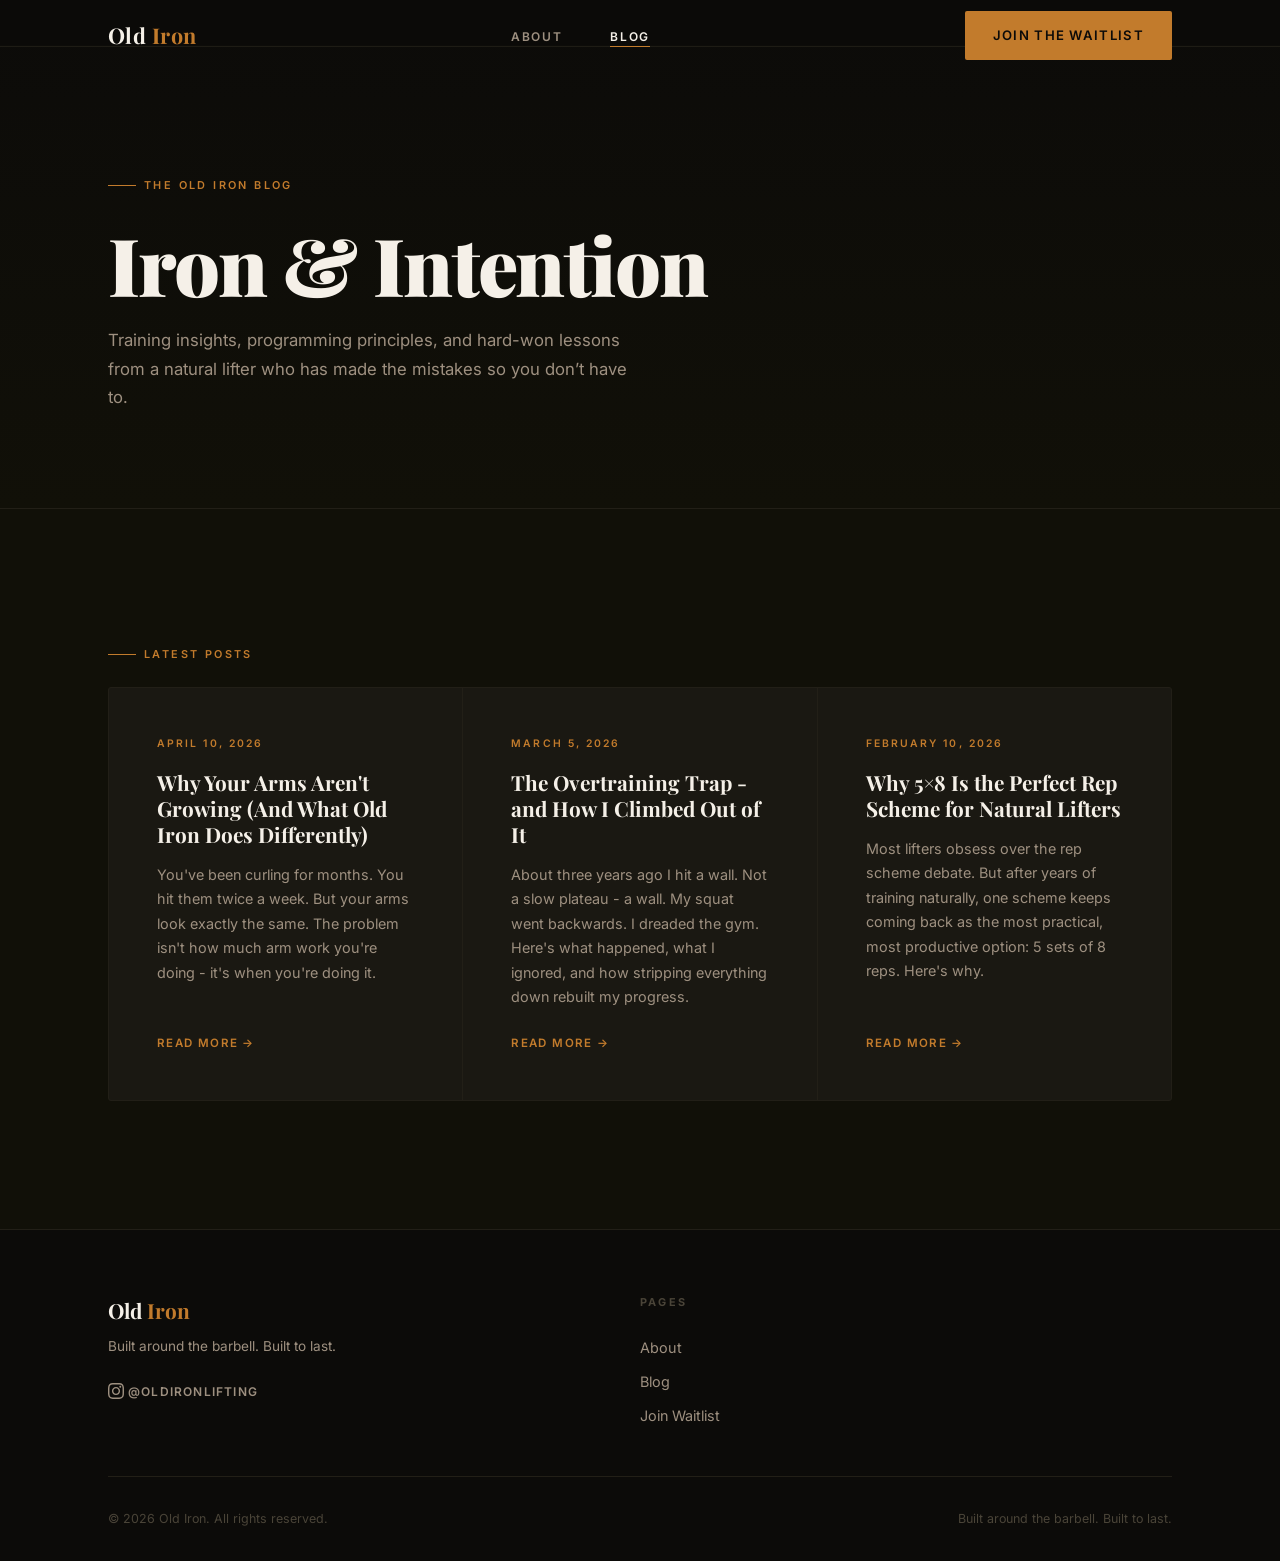
<file: blog.html>
<!DOCTYPE html>
<html lang="en">
<head>
  <meta charset="UTF-8" />
  <meta name="viewport" content="width=device-width, initial-scale=1.0" />
  <meta name="description" content="Old Iron Lifting Blog - Training insights, programming principles, and hard-won lessons from a natural lifter." />
  <title>Blog - Old Iron Lifting</title>
  <link rel="preconnect" href="https://fonts.googleapis.com" />
  <link rel="preconnect" href="https://fonts.gstatic.com" crossorigin />
  <link rel="stylesheet" href="css/style.css" />
</head>
<body>

  <nav class="nav" role="navigation" aria-label="Main navigation">
    <div class="container nav-inner">
      <a href="index.html" class="nav-logo">Old <span>Iron</span></a>
      <ul class="nav-links" role="list">
        <li><a href="about.html">About</a></li>
        <li><a href="blog.html" class="active">Blog</a></li>
      </ul>
      <a href="index.html#waitlist" class="btn btn-primary nav-cta"><span>Join the Waitlist</span></a>
      <button class="nav-toggle" aria-label="Toggle menu" aria-expanded="false">
        <span></span><span></span><span></span>
      </button>
    </div>
  </nav>

  <div class="nav-drawer" role="dialog" aria-label="Mobile navigation">
    <a href="about.html">About</a>
    <a href="blog.html">Blog</a>
    <a href="index.html#waitlist">Join the Waitlist</a>
  </div>

  <header class="page-hero">
    <div class="container">
      <span class="section-label">The Old Iron Blog</span>
      <h1 class="page-hero-title">Iron &amp; Intention</h1>
      <p class="page-hero-sub">
        Training insights, programming principles, and hard-won lessons from a natural lifter
        who has made the mistakes so you don&rsquo;t have to.
      </p>
    </div>
  </header>

  <main>
    <section class="section blog-index-section" aria-labelledby="posts-heading">
      <div class="container">
        <span class="section-label" id="posts-heading">Latest Posts</span>

        <div id="blog-loading" class="blog-loading" aria-live="polite">
          <div class="blog-loading-inner">
            <div class="blog-loading-bar"></div>
            <p>Loading posts&hellip;</p>
          </div>
        </div>

        <div id="blog-error" class="blog-error" hidden>
          <p>Could not load posts. Please try refreshing the page.</p>
        </div>

        <div id="blog-grid" class="blog-grid" hidden></div>
      </div>
    </section>
  </main>

  <footer class="footer" role="contentinfo">
    <div class="container">
      <div class="footer-inner">
        <div class="footer-brand">
          <p class="footer-brand-name">Old <span>Iron</span></p>
          <p class="footer-tagline">
            Built around the barbell. Built to last.
          </p>
          <div class="footer-social">
            <a href="https://instagram.com/oldironlifting" target="_blank" rel="noopener noreferrer" aria-label="Follow on Instagram">
              <svg width="16" height="16" viewBox="0 0 24 24" fill="currentColor" aria-hidden="true">
                <path d="M12 2.163c3.204 0 3.584.012 4.85.07 3.252.148 4.771 1.691 4.919 4.919.058 1.265.069 1.645.069 4.849 0 3.205-.012 3.584-.069 4.849-.149 3.225-1.664 4.771-4.919 4.919-1.266.058-1.644.07-4.85.07-3.204 0-3.584-.012-4.849-.07-3.26-.149-4.771-1.699-4.919-4.92-.058-1.265-.07-1.644-.07-4.849 0-3.204.013-3.583.07-4.849.149-3.227 1.664-4.771 4.919-4.919 1.266-.057 1.645-.069 4.849-.069zm0-2.163c-3.259 0-3.667.014-4.947.072-4.358.2-6.78 2.618-6.98 6.98-.059 1.281-.073 1.689-.073 4.948 0 3.259.014 3.668.072 4.948.2 4.358 2.618 6.78 6.98 6.98 1.281.058 1.689.072 4.948.072 3.259 0 3.668-.014 4.948-.072 4.354-.2 6.782-2.618 6.979-6.98.059-1.28.073-1.689.073-4.948 0-3.259-.014-3.667-.072-4.947-.196-4.354-2.617-6.78-6.979-6.98-1.281-.059-1.69-.073-4.949-.073zm0 5.838c-3.403 0-6.162 2.759-6.162 6.162s2.759 6.163 6.162 6.163 6.162-2.759 6.162-6.163c0-3.403-2.759-6.162-6.162-6.162zm0 10.162c-2.209 0-4-1.79-4-4 0-2.209 1.791-4 4-4s4 1.791 4 4c0 2.21-1.791 4-4 4zm6.406-11.845c-.796 0-1.441.645-1.441 1.44s.645 1.44 1.441 1.44c.795 0 1.439-.645 1.439-1.44s-.644-1.44-1.439-1.44z"/>
              </svg>
              @oldironlifting
            </a>
          </div>
        </div>

        <div class="footer-col">
          <p class="footer-col-title">Pages</p>
          <ul class="footer-links" role="list">
            <li><a href="about.html">About</a></li>
            <li><a href="blog.html">Blog</a></li>
            <li><a href="index.html#waitlist">Join Waitlist</a></li>
          </ul>
        </div>
      </div>

      <div class="footer-bottom">
        <p class="footer-copy">&copy; 2026 Old Iron. All rights reserved.</p>
        <p class="footer-copy">Built around the barbell. Built to last.</p>
      </div>
    </div>
  </footer>

  <script src="js/main.js"></script>
  <script>
    (function () {
      const grid    = document.getElementById('blog-grid');
      const loading = document.getElementById('blog-loading');
      const error   = document.getElementById('blog-error');

      function formatDate(str) {
        const d = new Date(str + 'T00:00:00');
        return d.toLocaleDateString('en-US', { year: 'numeric', month: 'long', day: 'numeric' });
      }

      fetch('posts/index.json')
        .then(r => { if (!r.ok) throw new Error(); return r.json(); })
        .then(posts => {
          loading.hidden = true;

          if (!posts.length) {
            error.querySelector('p').textContent = 'No posts yet. Check back soon.';
            error.hidden = false;
            return;
          }

          const html = posts.map(post => `
            <article class="blog-card">
              <time class="blog-card-date" datetime="${post.date}">${formatDate(post.date)}</time>
              <h2 class="blog-card-title">
                <a href="blog-post.html?post=${encodeURIComponent(post.slug)}">${post.title}</a>
              </h2>
              <p class="blog-card-excerpt">${post.excerpt}</p>
              <a href="blog-post.html?post=${encodeURIComponent(post.slug)}" class="blog-card-link" aria-label="Read more: ${post.title}">
                Read More <span aria-hidden="true">&rarr;</span>
              </a>
            </article>
          `).join('');

          grid.innerHTML = html;
          grid.hidden = false;
        })
        .catch(() => {
          loading.hidden = true;
          error.hidden = false;
        });
    })();
  </script>

</body>
</html>
</file>
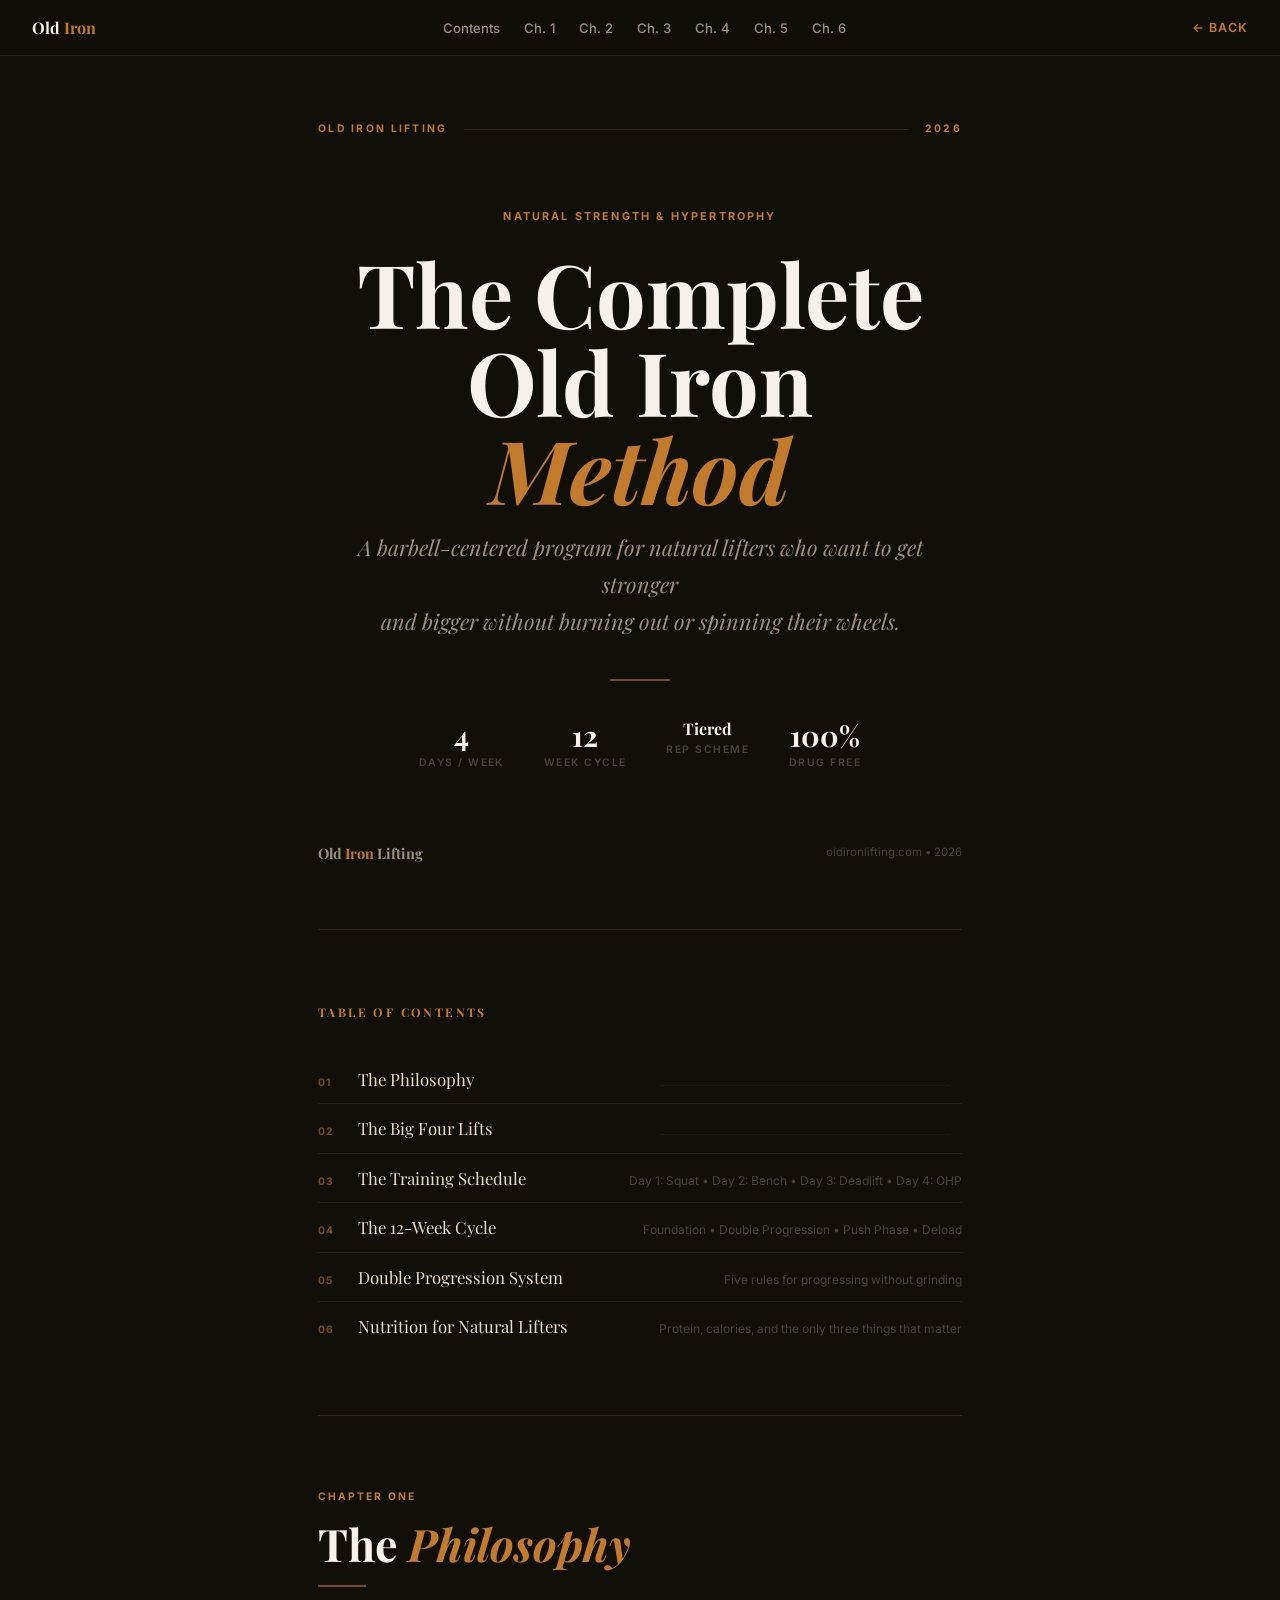
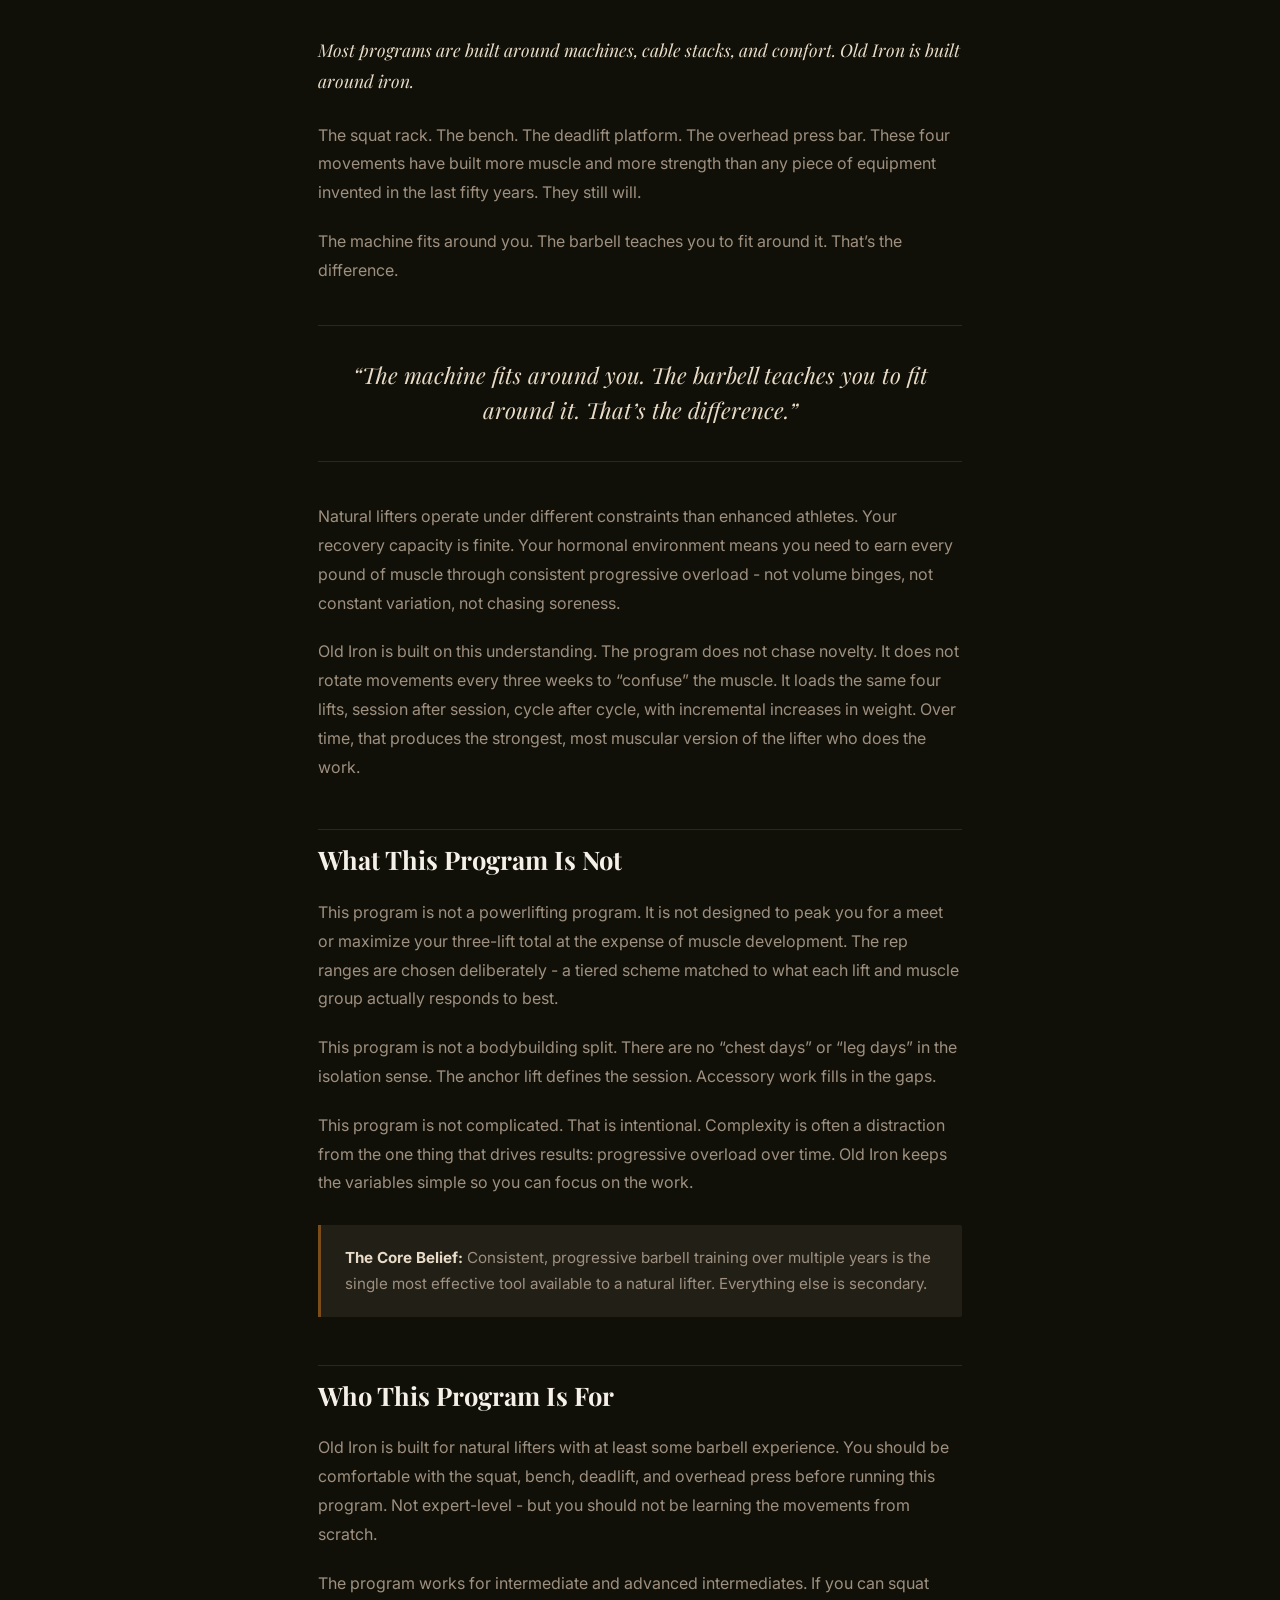
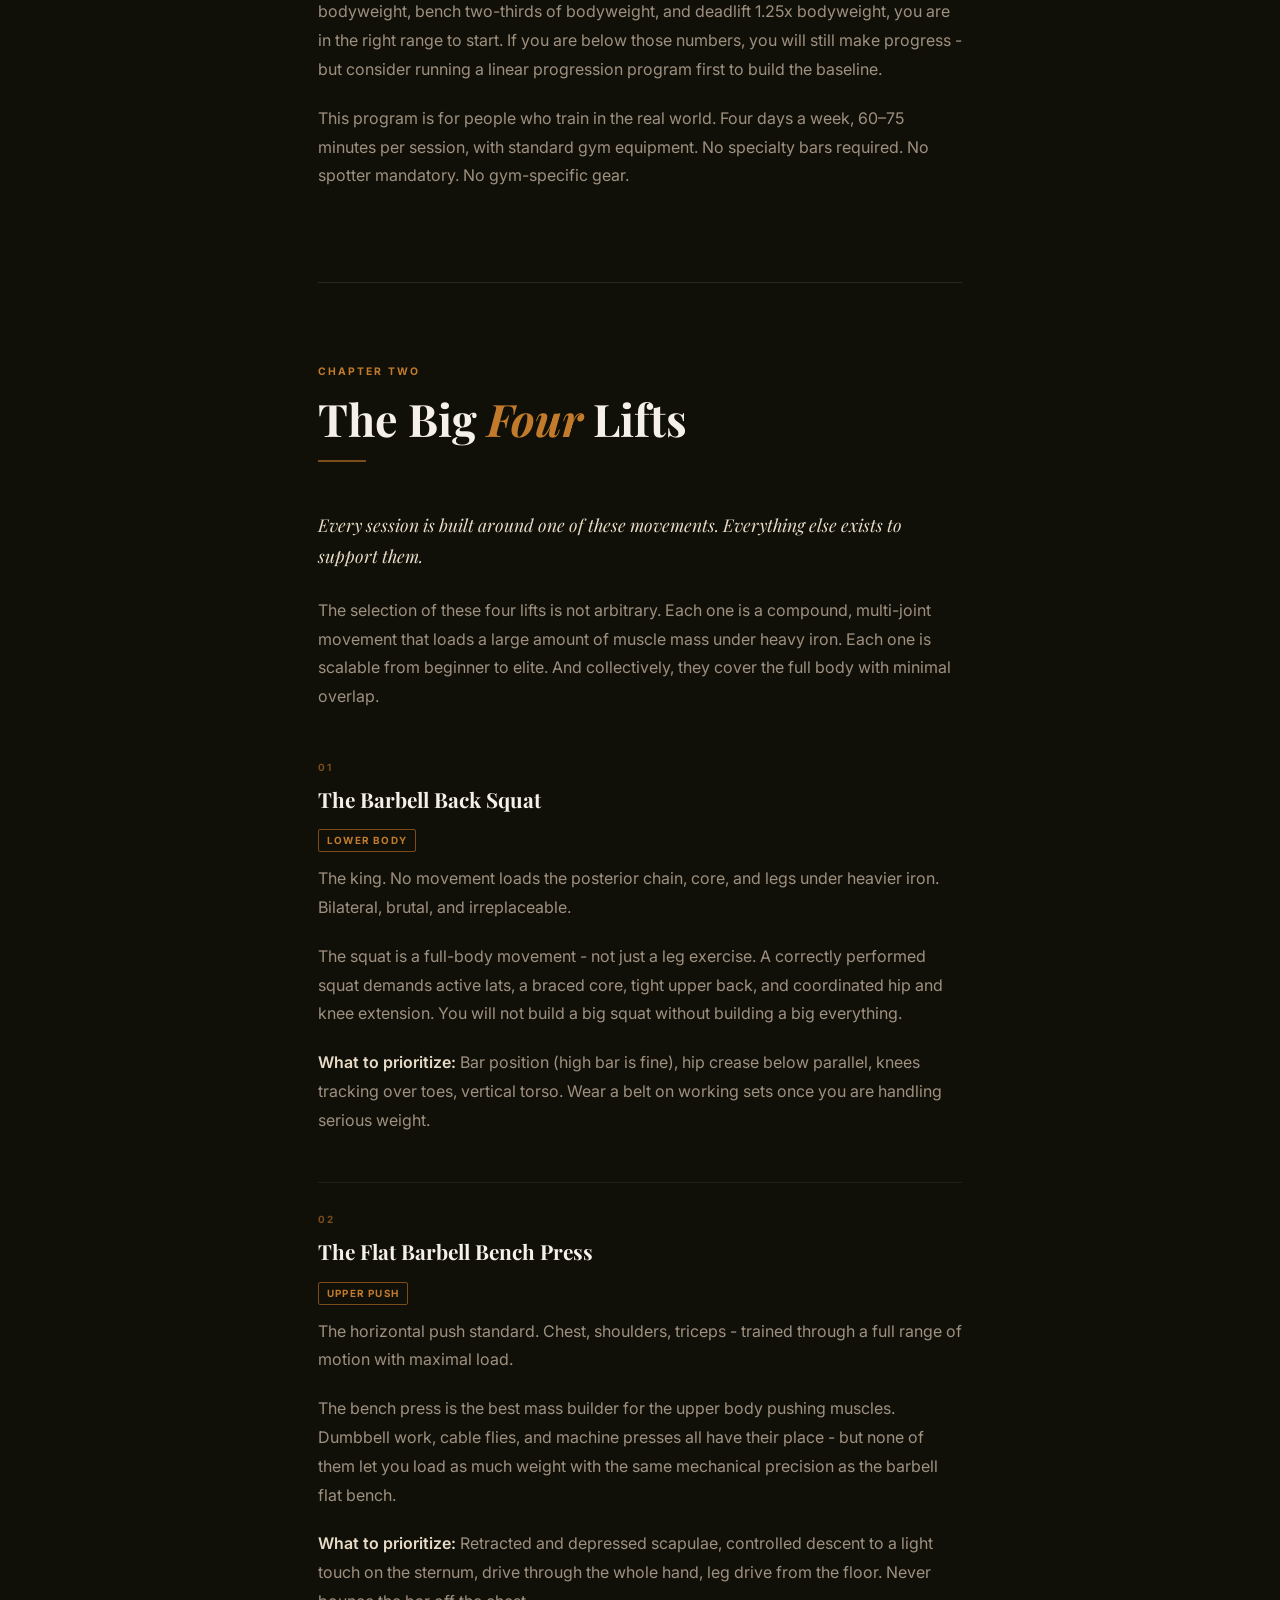
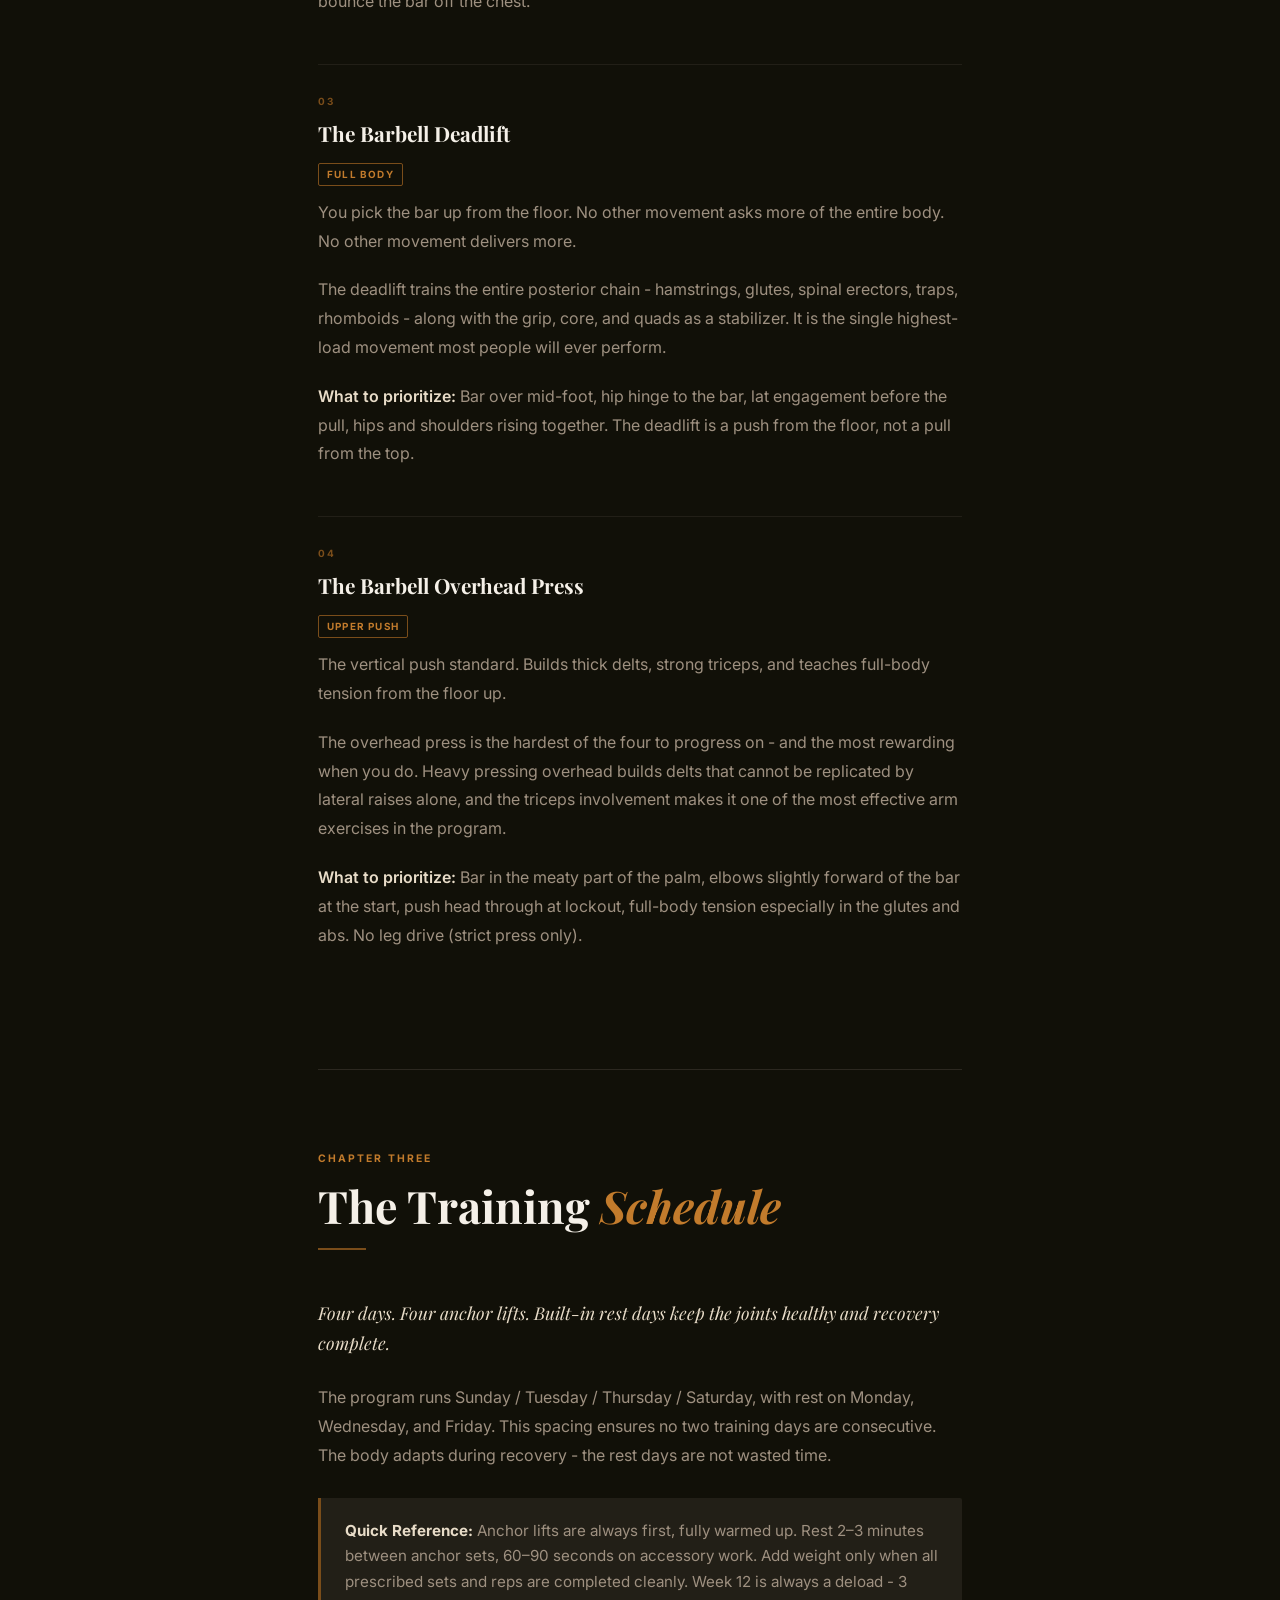
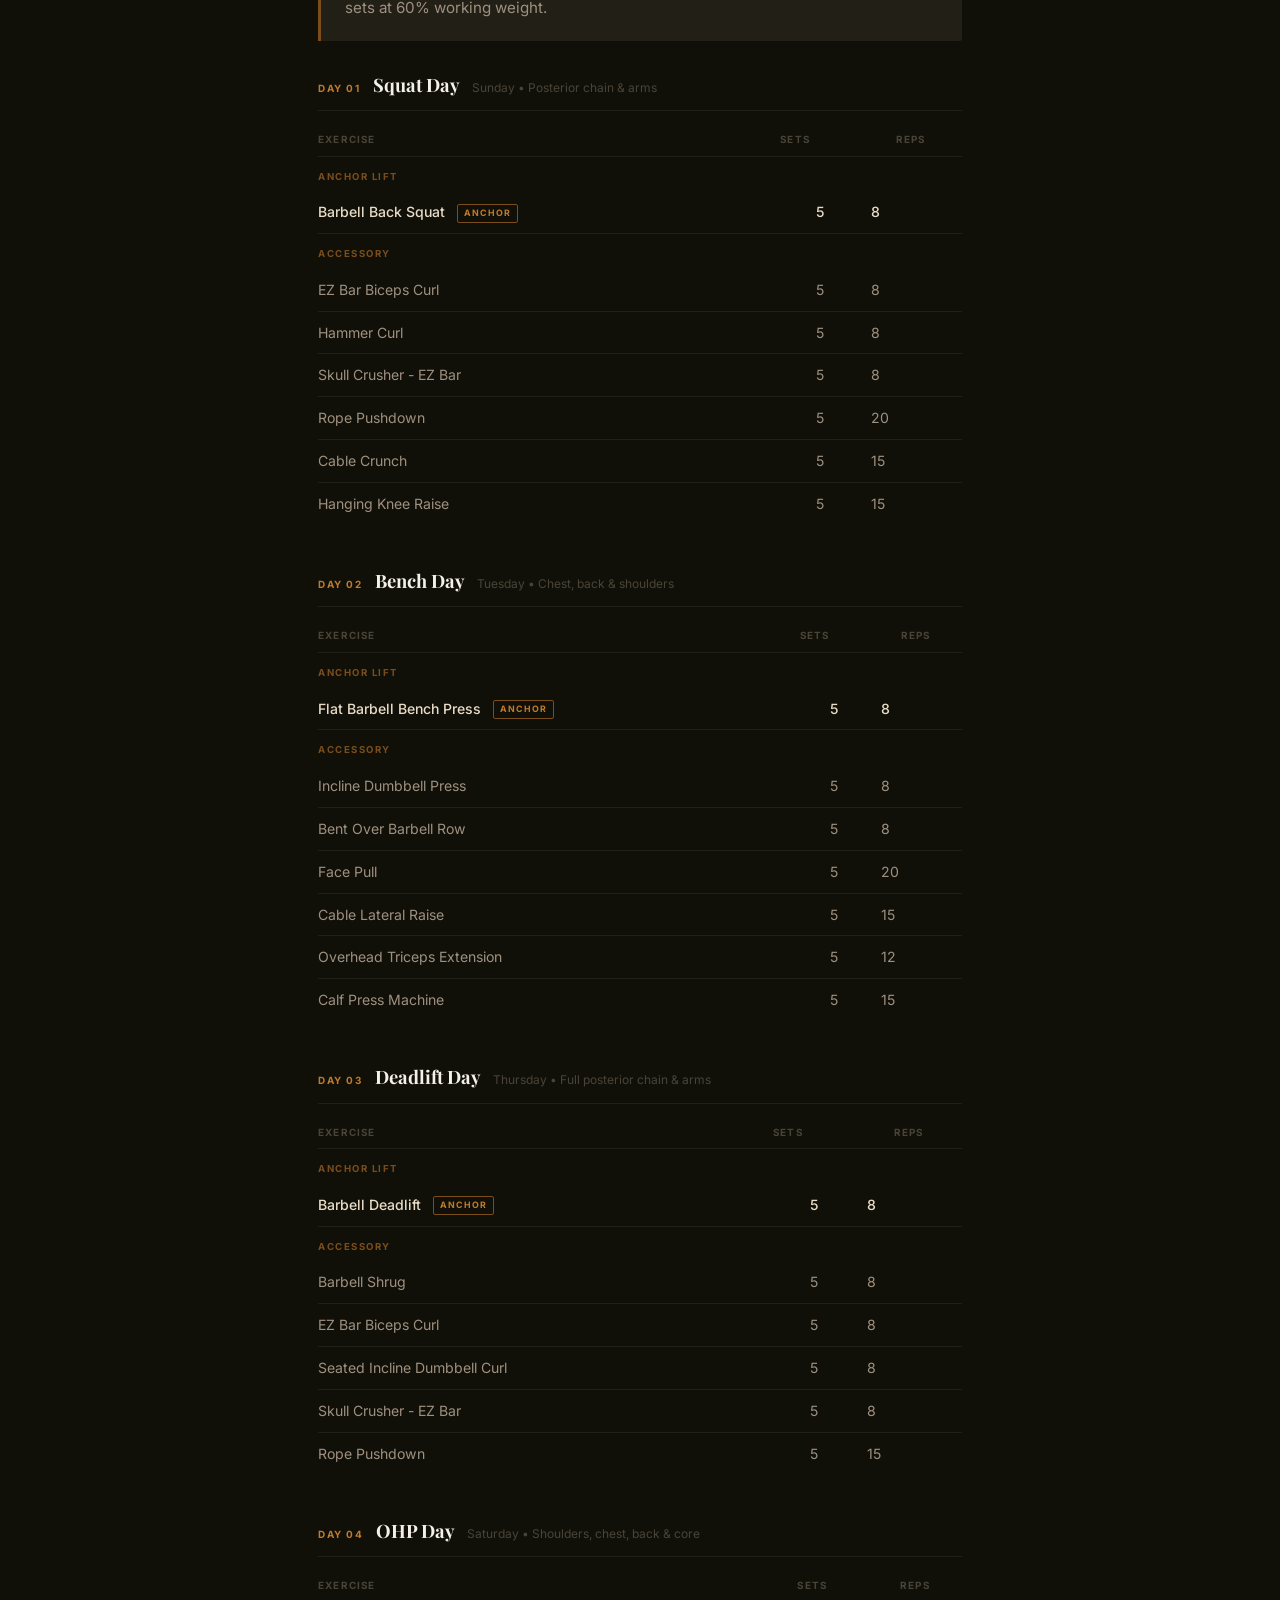
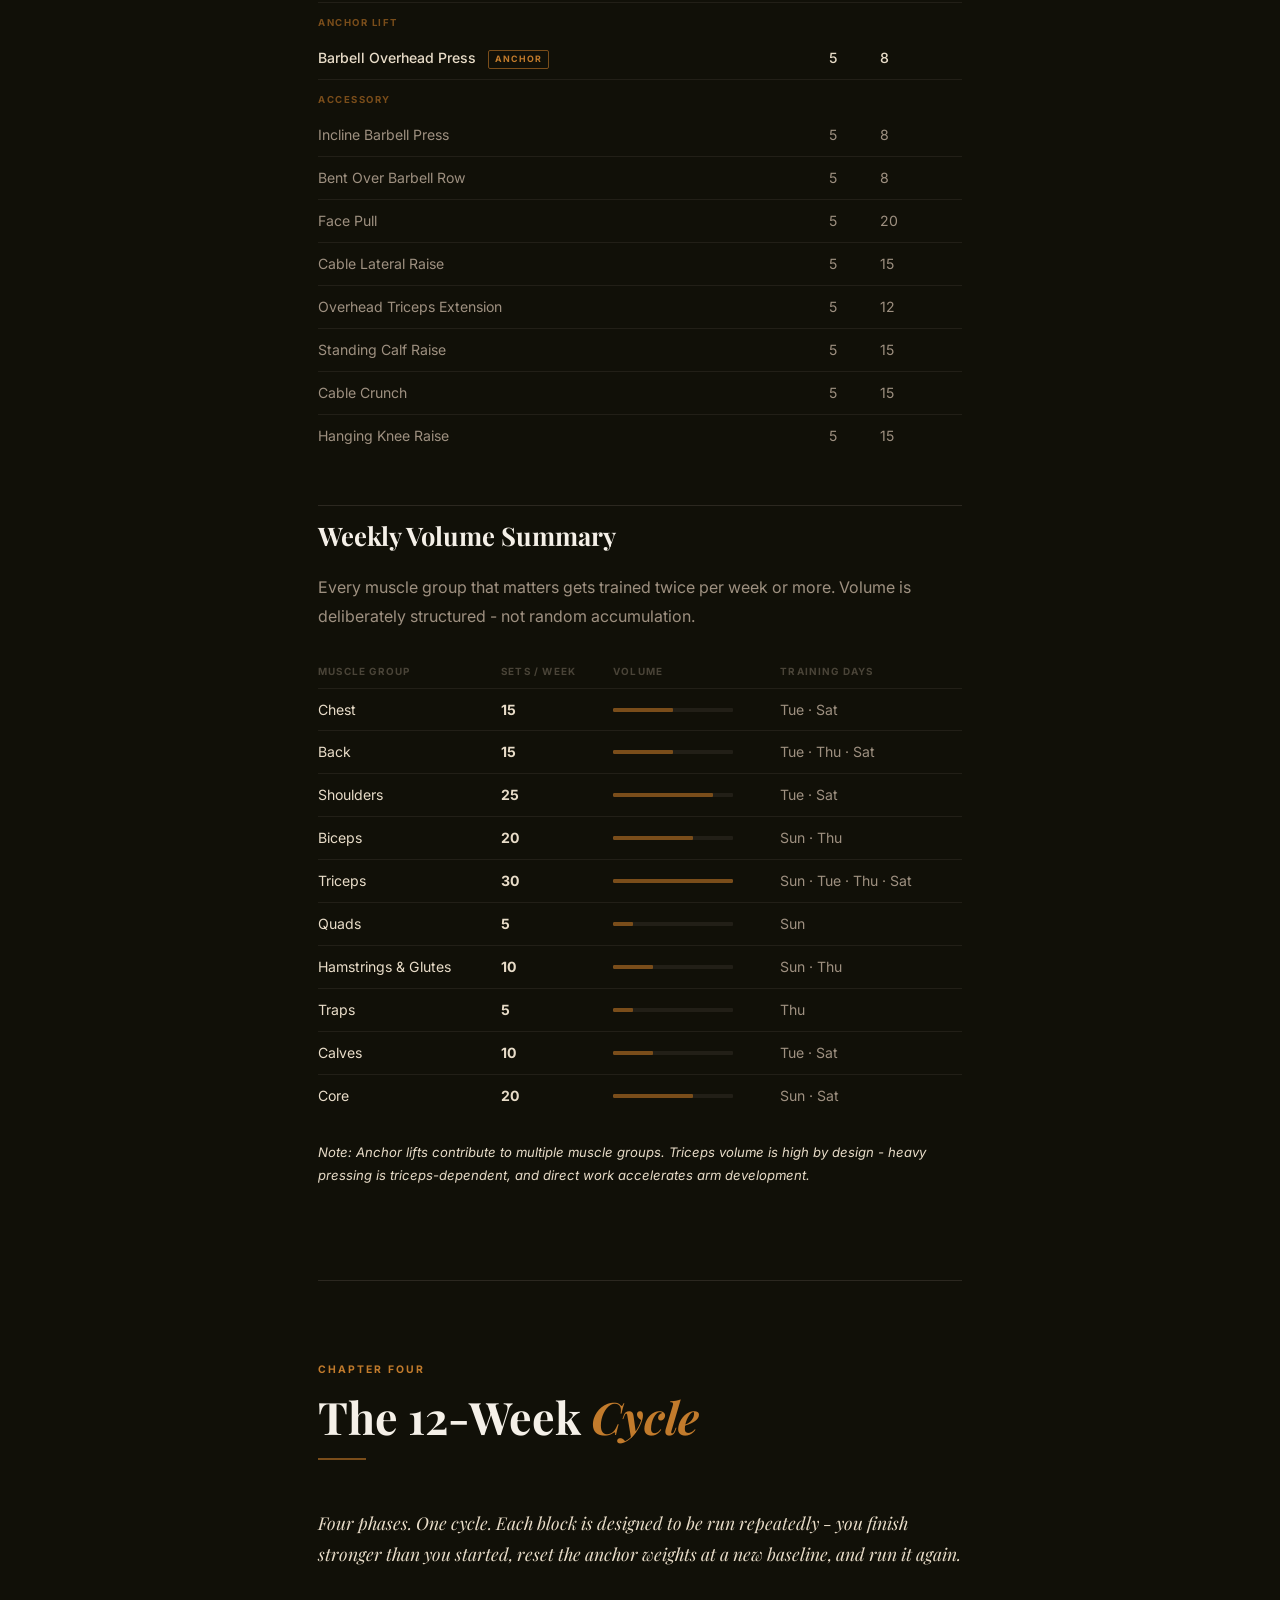
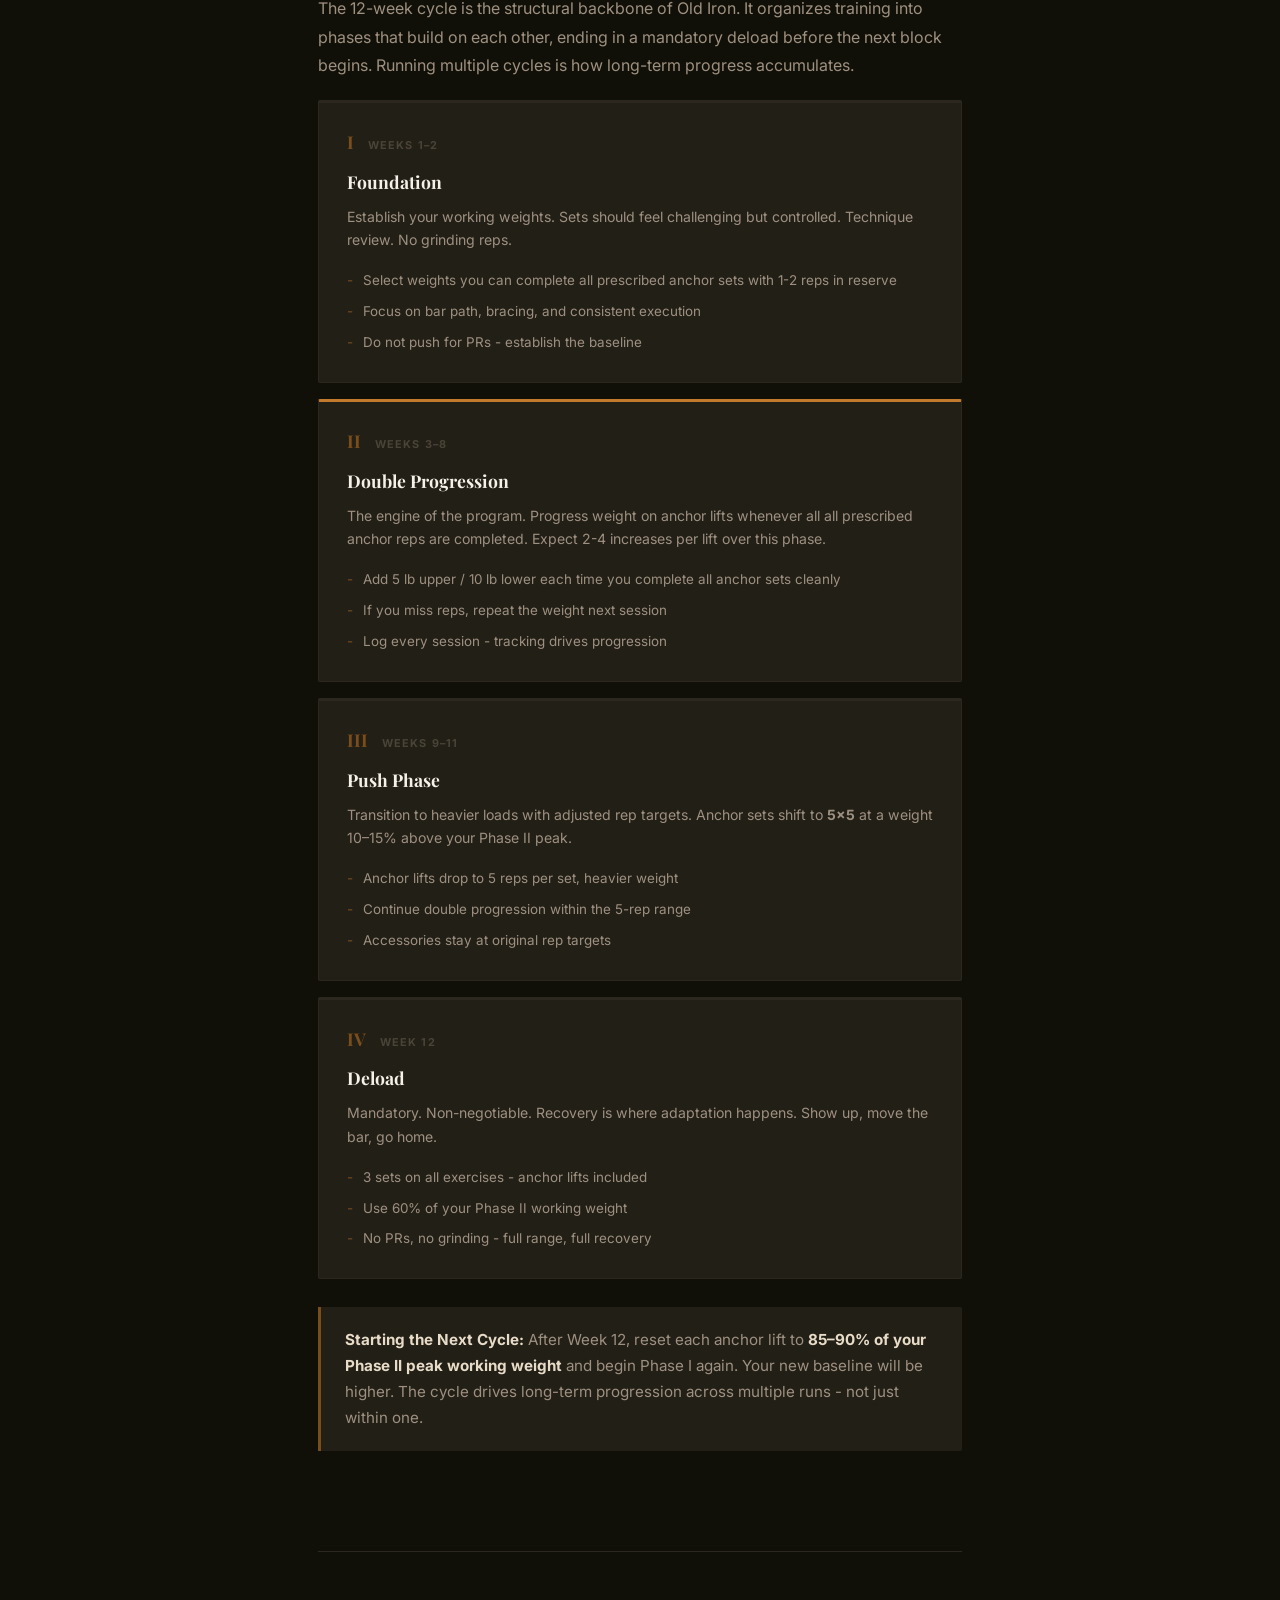
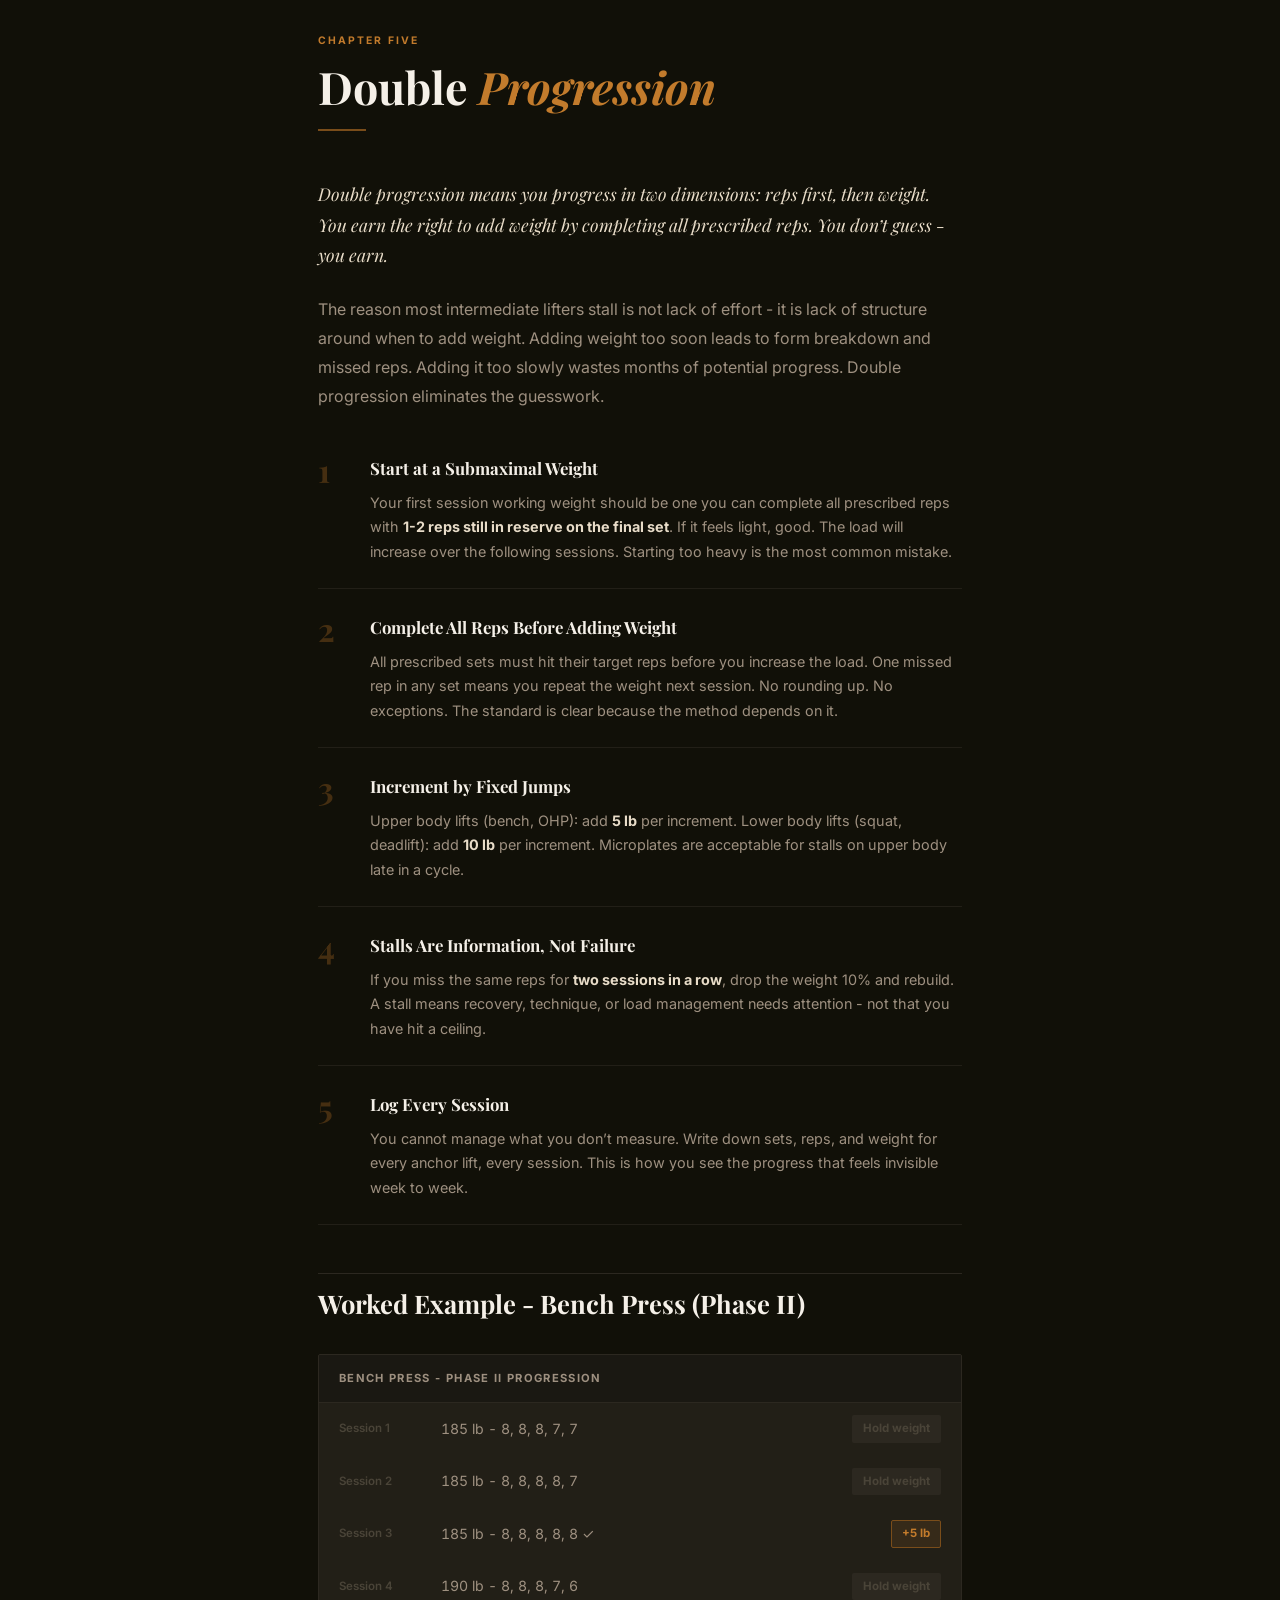
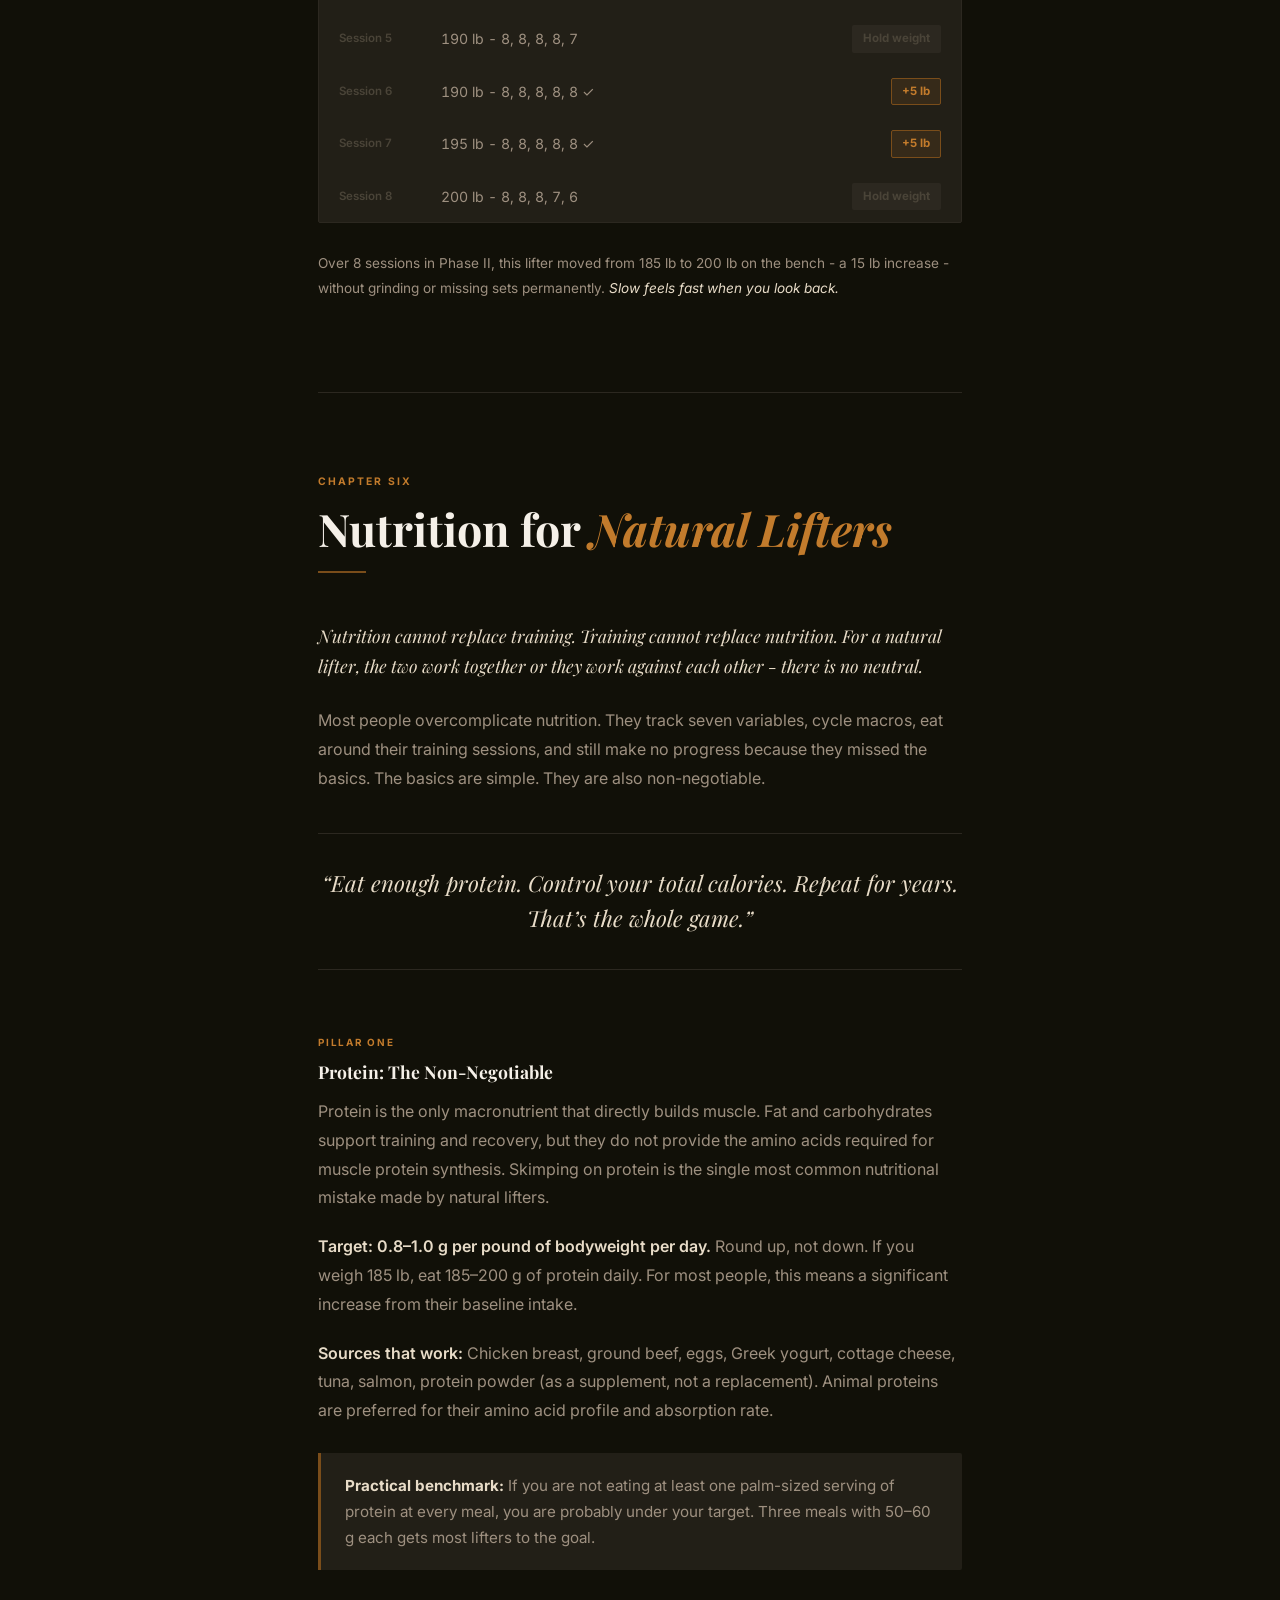
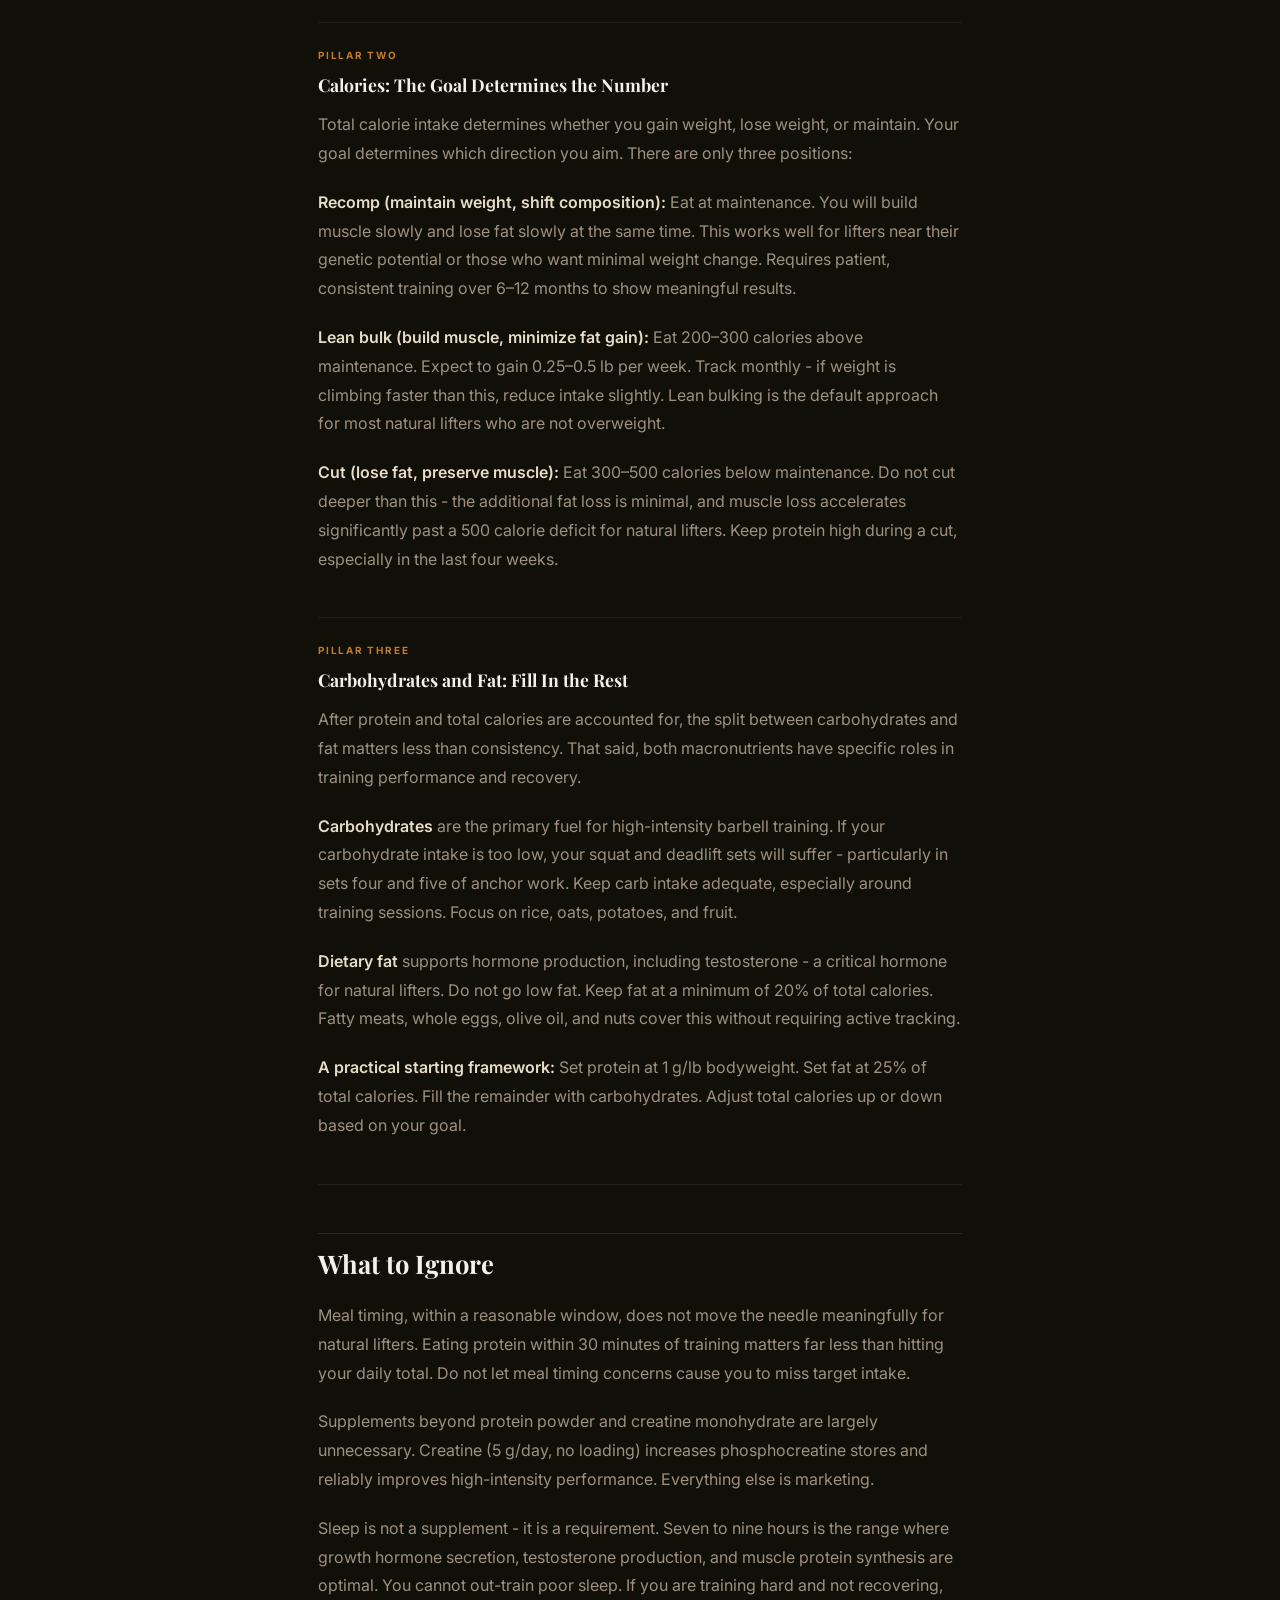
<file: ebook-content.html>
<!DOCTYPE html>
<html lang="en">
<head>
  <meta charset="UTF-8" />
  <meta name="viewport" content="width=device-width, initial-scale=1.0" />
  <title>The Complete Old Iron Method - Old Iron Lifting</title>
  <link rel="preconnect" href="https://fonts.googleapis.com" />
  <link rel="preconnect" href="https://fonts.gstatic.com" crossorigin />
  <link href="https://fonts.googleapis.com/css2?family=Playfair+Display:ital,wght@0,400;0,600;0,700;1,400;1,700&family=Inter:wght@300;400;500;600;700&display=swap" rel="stylesheet" />
  <style>
    /* ═══════════════════════════════════════
       RESET & BASE
    ═══════════════════════════════════════ */
    *, *::before, *::after { box-sizing: border-box; margin: 0; padding: 0; }

    :root {
      --black:       #0c0b09;
      --bg:          #111008;
      --bg-2:        #1a1812;
      --bg-3:        #221f17;
      --bg-4:        #2c2820;
      --white:       #f5f0e8;
      --cream:       #e8dcc8;
      --cream-muted: #9e9080;
      --cream-faint: #4a4438;
      --rust:        #c27b2c;
      --rust-bright: #d98f3a;
      --rust-dim:    #7a4d1a;
      --font-serif:  'Playfair Display', Georgia, serif;
      --font-sans:   'Inter', system-ui, sans-serif;
    }

    html { font-size: 16px; }

    body {
      font-family: var(--font-sans);
      background: var(--bg);
      color: var(--cream);
      line-height: 1.7;
    }

    /* ═══════════════════════════════════════
       SCREEN NAV BAR
    ═══════════════════════════════════════ */
    .ebook-nav {
      display: flex;
      align-items: center;
      justify-content: space-between;
      padding: 14px 32px;
      background: rgba(17,16,8,0.95);
      backdrop-filter: blur(8px);
      border-bottom: 1px solid var(--bg-3);
      position: sticky;
      top: 0;
      z-index: 100;
    }
    .ebook-nav-logo {
      font-family: var(--font-serif);
      font-size: 1rem;
      font-weight: 700;
      color: var(--white);
      text-decoration: none;
    }
    .ebook-nav-logo span { color: var(--rust); }
    .ebook-nav-links {
      display: flex;
      gap: 24px;
      list-style: none;
    }
    .ebook-nav-links a {
      font-size: 0.82rem;
      font-weight: 500;
      color: var(--cream-muted);
      text-decoration: none;
      transition: color 0.2s;
    }
    .ebook-nav-links a:hover { color: var(--cream); }
    .ebook-nav-back {
      font-size: 0.78rem;
      font-weight: 600;
      letter-spacing: 0.08em;
      text-transform: uppercase;
      color: var(--rust);
      text-decoration: none;
      transition: color 0.2s;
    }
    .ebook-nav-back:hover { color: var(--rust-bright); }
    @media print { .ebook-nav { display: none; } }

    /* ═══════════════════════════════════════
       BOOK LAYOUT
    ═══════════════════════════════════════ */
    .book {
      max-width: 740px;
      margin: 0 auto;
      padding: 48px 24px 80px;
    }
    @media (min-width: 640px) {
      .book { padding: 64px 48px 100px; }
    }
    @media print {
      .book { max-width: 100%; padding: 0; }
    }

    /* ═══════════════════════════════════════
       COVER PAGE
    ═══════════════════════════════════════ */
    .cover {
      min-height: 90vh;
      display: flex;
      flex-direction: column;
      justify-content: space-between;
      border-bottom: 1px solid var(--bg-4);
      padding-bottom: 64px;
      margin-bottom: 72px;
    }
    .cover-header {
      display: flex;
      align-items: center;
      gap: 16px;
    }
    .cover-header-line {
      flex: 1;
      height: 1px;
      background: var(--bg-4);
    }
    .cover-header-label {
      font-size: 0.65rem;
      font-weight: 700;
      letter-spacing: 0.22em;
      text-transform: uppercase;
      color: var(--rust);
    }
    .cover-main {
      text-align: center;
    }
    .cover-eyebrow {
      font-size: 0.68rem;
      font-weight: 700;
      letter-spacing: 0.2em;
      text-transform: uppercase;
      color: var(--rust);
      margin-bottom: 24px;
      display: block;
    }
    .cover-title {
      font-family: var(--font-serif);
      font-size: clamp(3rem, 8vw, 5.5rem);
      font-weight: 700;
      color: var(--white);
      line-height: 1.0;
      margin-bottom: 12px;
    }
    .cover-title em {
      font-style: italic;
      color: var(--rust);
    }
    .cover-subtitle {
      font-family: var(--font-serif);
      font-size: clamp(1rem, 2.5vw, 1.35rem);
      color: var(--cream-muted);
      font-style: italic;
      margin-top: 16px;
      margin-bottom: 40px;
    }
    .cover-rule {
      width: 60px;
      height: 2px;
      background: var(--rust-dim);
      margin: 0 auto 40px;
    }
    .cover-stats {
      display: flex;
      justify-content: center;
      gap: 40px;
      flex-wrap: wrap;
    }
    .cover-stat-value {
      display: block;
      font-family: var(--font-serif);
      font-size: 1.8rem;
      font-weight: 700;
      color: var(--white);
      line-height: 1;
    }
    .cover-stat-label {
      display: block;
      font-size: 0.65rem;
      font-weight: 600;
      letter-spacing: 0.14em;
      text-transform: uppercase;
      color: var(--cream-faint);
      margin-top: 4px;
    }
    .cover-footer {
      display: flex;
      align-items: center;
      justify-content: space-between;
      flex-wrap: wrap;
      gap: 12px;
    }
    .cover-footer-brand {
      font-family: var(--font-serif);
      font-size: 0.9rem;
      font-weight: 700;
      color: var(--cream-muted);
    }
    .cover-footer-brand span { color: var(--rust); }
    .cover-footer-year {
      font-size: 0.72rem;
      color: var(--cream-faint);
    }

    @media print {
      .cover {
        min-height: 100vh;
        page-break-after: always;
      }
    }

    /* ═══════════════════════════════════════
       TABLE OF CONTENTS
    ═══════════════════════════════════════ */
    .toc-page {
      margin-bottom: 72px;
      padding-bottom: 64px;
      border-bottom: 1px solid var(--bg-4);
    }
    .toc-heading {
      font-family: var(--font-serif);
      font-size: 0.75rem;
      font-weight: 700;
      letter-spacing: 0.2em;
      text-transform: uppercase;
      color: var(--rust);
      margin-bottom: 32px;
    }
    .toc-list {
      list-style: none;
    }
    .toc-item {
      display: flex;
      align-items: baseline;
      gap: 0;
      padding: 10px 0;
      border-bottom: 1px solid var(--bg-3);
    }
    .toc-item:last-child { border-bottom: none; }
    .toc-num {
      font-size: 0.65rem;
      font-weight: 700;
      letter-spacing: 0.1em;
      color: var(--rust-dim);
      min-width: 40px;
    }
    .toc-title-link {
      font-family: var(--font-serif);
      font-size: 1.05rem;
      color: var(--cream);
      text-decoration: none;
      flex: 1;
      transition: color 0.2s;
    }
    .toc-title-link:hover { color: var(--rust); }
    .toc-dots {
      flex: 1;
      border-bottom: 1px dotted var(--cream-faint);
      margin: 0 12px;
      opacity: 0.3;
      min-width: 24px;
    }
    .toc-sub {
      font-size: 0.75rem;
      color: var(--cream-faint);
      display: block;
      margin-left: 40px;
      margin-top: 2px;
      font-family: var(--font-sans);
    }
    @media print { .toc-page { page-break-after: always; } }

    /* ═══════════════════════════════════════
       CHAPTER STRUCTURE
    ═══════════════════════════════════════ */
    .chapter {
      margin-bottom: 80px;
      padding-bottom: 72px;
      border-bottom: 1px solid var(--bg-4);
    }
    .chapter:last-child { border-bottom: none; }
    .chapter-header {
      margin-bottom: 48px;
    }
    .chapter-num {
      font-size: 0.65rem;
      font-weight: 700;
      letter-spacing: 0.2em;
      text-transform: uppercase;
      color: var(--rust);
      display: block;
      margin-bottom: 12px;
    }
    .chapter-title {
      font-family: var(--font-serif);
      font-size: clamp(1.8rem, 5vw, 2.8rem);
      font-weight: 700;
      color: var(--white);
      line-height: 1.15;
      margin-bottom: 16px;
    }
    .chapter-title em {
      font-style: italic;
      color: var(--rust);
    }
    .chapter-rule {
      width: 48px;
      height: 2px;
      background: var(--rust-dim);
    }
    @media print {
      .chapter { page-break-before: always; }
      .chapter:first-of-type { page-break-before: avoid; }
    }

    /* ═══════════════════════════════════════
       TYPOGRAPHY
    ═══════════════════════════════════════ */
    .body-p {
      font-size: 1rem;
      color: var(--cream-muted);
      line-height: 1.8;
      margin-bottom: 20px;
    }
    .body-p strong { color: var(--cream); font-weight: 600; }
    .body-p em { font-style: italic; color: var(--cream); }

    .lead-p {
      font-size: 1.1rem;
      color: var(--cream);
      line-height: 1.75;
      margin-bottom: 24px;
      font-family: var(--font-serif);
      font-style: italic;
    }

    h2.section-h {
      font-family: var(--font-serif);
      font-size: clamp(1.2rem, 3vw, 1.6rem);
      font-weight: 700;
      color: var(--white);
      margin-top: 48px;
      margin-bottom: 16px;
      padding-top: 8px;
      border-top: 1px solid var(--bg-4);
    }
    h3.section-h3 {
      font-family: var(--font-serif);
      font-size: 1.1rem;
      font-weight: 700;
      color: var(--cream);
      margin-top: 32px;
      margin-bottom: 12px;
    }

    /* ═══════════════════════════════════════
       CALLOUT / PULLQUOTE
    ═══════════════════════════════════════ */
    .callout {
      background: var(--bg-3);
      border-left: 3px solid var(--rust-dim);
      padding: 20px 24px;
      margin: 28px 0;
      border-radius: 0 2px 2px 0;
    }
    .callout p {
      font-size: 0.95rem;
      color: var(--cream-muted);
      line-height: 1.7;
      margin: 0;
    }
    .callout p strong { color: var(--cream); }

    .pullquote {
      padding: 32px 0;
      margin: 40px 0;
      border-top: 1px solid var(--bg-4);
      border-bottom: 1px solid var(--bg-4);
      text-align: center;
    }
    .pullquote p {
      font-family: var(--font-serif);
      font-size: clamp(1.1rem, 2.5vw, 1.4rem);
      font-style: italic;
      color: var(--cream);
      line-height: 1.6;
    }

    /* ═══════════════════════════════════════
       LIFT ENTRIES
    ═══════════════════════════════════════ */
    .lift-entry {
      padding: 28px 0;
      border-bottom: 1px solid var(--bg-3);
    }
    .lift-entry:last-child { border-bottom: none; }
    .lift-entry-num {
      font-size: 0.62rem;
      font-weight: 700;
      letter-spacing: 0.18em;
      text-transform: uppercase;
      color: var(--rust-dim);
      display: block;
      margin-bottom: 6px;
    }
    .lift-entry-name {
      font-family: var(--font-serif);
      font-size: 1.3rem;
      font-weight: 700;
      color: var(--white);
      margin-bottom: 8px;
    }
    .lift-entry-tag {
      display: inline-block;
      font-size: 0.62rem;
      font-weight: 700;
      letter-spacing: 0.12em;
      text-transform: uppercase;
      color: var(--rust);
      border: 1px solid var(--rust-dim);
      padding: 2px 8px;
      border-radius: 2px;
      margin-bottom: 12px;
    }

    /* ═══════════════════════════════════════
       EXERCISE TABLES
    ═══════════════════════════════════════ */
    .day-block {
      margin-bottom: 40px;
    }
    .day-block-header {
      display: flex;
      align-items: baseline;
      gap: 12px;
      margin-bottom: 12px;
      padding-bottom: 10px;
      border-bottom: 1px solid var(--bg-3);
    }
    .day-block-num {
      font-size: 0.62rem;
      font-weight: 700;
      letter-spacing: 0.16em;
      text-transform: uppercase;
      color: var(--rust);
    }
    .day-block-name {
      font-family: var(--font-serif);
      font-size: 1.15rem;
      font-weight: 700;
      color: var(--white);
    }
    .day-block-weekday {
      font-size: 0.75rem;
      color: var(--cream-faint);
    }
    .ex-table {
      width: 100%;
      border-collapse: collapse;
      font-size: 0.88rem;
    }
    .ex-table thead th {
      font-size: 0.62rem;
      font-weight: 700;
      letter-spacing: 0.12em;
      text-transform: uppercase;
      color: var(--cream-faint);
      text-align: left;
      padding: 8px 12px 8px 0;
      border-bottom: 1px solid var(--bg-3);
    }
    .ex-table thead th:last-child { text-align: center; }
    .ex-table tbody td {
      padding: 9px 12px 9px 0;
      color: var(--cream-muted);
      border-bottom: 1px solid var(--bg-3);
      vertical-align: middle;
    }
    .ex-table tbody tr:last-child td { border-bottom: none; }
    .ex-table .anchor-row td { color: var(--cream); font-weight: 500; }
    .ex-table .divider-row td {
      font-size: 0.6rem;
      font-weight: 700;
      letter-spacing: 0.16em;
      text-transform: uppercase;
      color: var(--rust-dim);
      padding: 12px 0 6px;
      border-bottom: none;
      background: none;
    }
    .ex-table td.sets-col { text-align: center; }
    .anchor-pill {
      display: inline-block;
      font-size: 0.55rem;
      font-weight: 700;
      letter-spacing: 0.12em;
      text-transform: uppercase;
      color: var(--rust);
      border: 1px solid var(--rust-dim);
      padding: 1px 6px;
      border-radius: 2px;
      margin-left: 8px;
      vertical-align: middle;
    }

    /* ═══════════════════════════════════════
       PHASE BLOCKS
    ═══════════════════════════════════════ */
    .phase-block {
      background: var(--bg-3);
      border: 1px solid var(--bg-4);
      border-top: 3px solid var(--bg-4);
      padding: 24px 28px;
      margin-bottom: 16px;
      border-radius: 2px;
    }
    .phase-block.active { border-top-color: var(--rust); }
    .phase-block-header {
      display: flex;
      align-items: baseline;
      gap: 14px;
      margin-bottom: 10px;
    }
    .phase-block-roman {
      font-family: var(--font-serif);
      font-size: 1.1rem;
      font-weight: 700;
      color: var(--rust-dim);
    }
    .phase-block-weeks {
      font-size: 0.68rem;
      font-weight: 700;
      letter-spacing: 0.1em;
      text-transform: uppercase;
      color: var(--cream-faint);
    }
    .phase-block-name {
      font-family: var(--font-serif);
      font-size: 1.1rem;
      font-weight: 700;
      color: var(--white);
      margin-bottom: 8px;
    }
    .phase-block-desc {
      font-size: 0.88rem;
      color: var(--cream-muted);
      line-height: 1.65;
      margin-bottom: 14px;
    }
    .phase-block-list {
      list-style: none;
    }
    .phase-block-list li {
      font-size: 0.84rem;
      color: var(--cream-muted);
      padding: 4px 0;
      padding-left: 16px;
      position: relative;
    }
    .phase-block-list li::before {
      content: '-';
      position: absolute;
      left: 0;
      color: var(--rust-dim);
    }

    /* ═══════════════════════════════════════
       PROGRESSION RULES
    ═══════════════════════════════════════ */
    .rule-block {
      display: flex;
      gap: 20px;
      padding: 24px 0;
      border-bottom: 1px solid var(--bg-3);
    }
    .rule-block:last-child { border-bottom: none; }
    .rule-block-num {
      font-family: var(--font-serif);
      font-size: 2rem;
      font-weight: 700;
      color: var(--rust-dim);
      line-height: 1;
      min-width: 32px;
      opacity: 0.5;
    }
    .rule-block-title {
      font-family: var(--font-serif);
      font-size: 1.05rem;
      font-weight: 700;
      color: var(--white);
      margin-bottom: 8px;
    }
    .rule-block-body {
      font-size: 0.9rem;
      color: var(--cream-muted);
      line-height: 1.7;
    }
    .rule-block-body strong { color: var(--cream); }

    /* ═══════════════════════════════════════
       PROGRESSION EXAMPLE TABLE
    ═══════════════════════════════════════ */
    .example-table {
      background: var(--bg-3);
      border: 1px solid var(--bg-4);
      border-radius: 2px;
      overflow: hidden;
      margin: 28px 0;
    }
    .example-table-header {
      padding: 14px 20px;
      font-size: 0.7rem;
      font-weight: 700;
      letter-spacing: 0.12em;
      text-transform: uppercase;
      color: var(--cream-muted);
      border-bottom: 1px solid var(--bg-4);
      background: var(--bg-2);
    }
    .example-row {
      display: grid;
      grid-template-columns: 90px 1fr auto;
      gap: 12px;
      padding: 12px 20px;
      border-bottom: 1px solid var(--bg-3);
      align-items: center;
    }
    .example-row:last-child { border-bottom: none; }
    .example-session {
      font-size: 0.72rem;
      font-weight: 600;
      color: var(--cream-faint);
    }
    .example-work {
      font-size: 0.88rem;
      color: var(--cream-muted);
      font-variant-numeric: tabular-nums;
    }
    .example-outcome {
      font-size: 0.72rem;
      font-weight: 700;
      padding: 3px 10px;
      border-radius: 2px;
      white-space: nowrap;
    }
    .outcome-up {
      background: rgba(194,123,44,0.12);
      color: var(--rust);
      border: 1px solid var(--rust-dim);
    }
    .outcome-hold {
      background: var(--bg-4);
      color: var(--cream-faint);
      border: 1px solid transparent;
    }

    /* ═══════════════════════════════════════
       NUTRITION SECTION
    ═══════════════════════════════════════ */
    .nutrition-pillar {
      padding: 24px 0;
      border-bottom: 1px solid var(--bg-3);
    }
    .nutrition-pillar:last-child { border-bottom: none; }
    .nutrition-pillar-num {
      font-size: 0.62rem;
      font-weight: 700;
      letter-spacing: 0.18em;
      text-transform: uppercase;
      color: var(--rust);
      display: block;
      margin-bottom: 6px;
    }
    .nutrition-pillar-title {
      font-family: var(--font-serif);
      font-size: 1.1rem;
      font-weight: 700;
      color: var(--white);
      margin-bottom: 10px;
    }

    /* ═══════════════════════════════════════
       VOLUME TABLE
    ═══════════════════════════════════════ */
    .vol-table {
      width: 100%;
      border-collapse: collapse;
      font-size: 0.88rem;
      margin: 24px 0;
    }
    .vol-table thead th {
      font-size: 0.62rem;
      font-weight: 700;
      letter-spacing: 0.12em;
      text-transform: uppercase;
      color: var(--cream-faint);
      text-align: left;
      padding: 8px 16px 8px 0;
      border-bottom: 1px solid var(--bg-3);
    }
    .vol-table tbody td {
      padding: 9px 16px 9px 0;
      border-bottom: 1px solid var(--bg-3);
      color: var(--cream-muted);
      vertical-align: middle;
    }
    .vol-table tbody tr:last-child td { border-bottom: none; }
    .vol-table .vol-muscle-cell { color: var(--cream); }
    .vol-sets-badge {
      font-weight: 700;
      color: var(--cream);
    }
    .vol-bar-track {
      background: var(--bg-3);
      border-radius: 1px;
      height: 4px;
      width: 120px;
      overflow: hidden;
    }
    .vol-bar-fill {
      height: 100%;
      background: var(--rust-dim);
      border-radius: 1px;
    }

    /* ═══════════════════════════════════════
       BACK COVER / CLOSING
    ═══════════════════════════════════════ */
    .back-cover {
      margin-top: 80px;
      padding-top: 64px;
      border-top: 1px solid var(--bg-4);
      text-align: center;
    }
    .back-cover-rule {
      width: 48px;
      height: 2px;
      background: var(--rust-dim);
      margin: 24px auto;
    }
    .back-cover-logo {
      font-family: var(--font-serif);
      font-size: 1.4rem;
      font-weight: 700;
      color: var(--white);
      margin-bottom: 12px;
    }
    .back-cover-logo span { color: var(--rust); }
    .back-cover-tag {
      font-size: 0.72rem;
      font-weight: 600;
      letter-spacing: 0.14em;
      text-transform: uppercase;
      color: var(--cream-faint);
      margin-bottom: 32px;
    }
    .back-cover-links {
      display: flex;
      justify-content: center;
      gap: 28px;
      flex-wrap: wrap;
    }
    .back-cover-links a {
      font-size: 0.8rem;
      font-weight: 500;
      color: var(--cream-muted);
      text-decoration: none;
    }
    .back-cover-links a:hover { color: var(--rust); }
    @media print { .back-cover { page-break-before: always; } }

    /* ═══════════════════════════════════════
       PRINT STYLES
    ═══════════════════════════════════════ */
    @page {
      size: letter;
      margin: 0.9in 0.9in 1in;
    }
    @media print {
      body {
        background: white;
        color: #1a1a1a;
        font-size: 11pt;
      }
      :root {
        --white:       #1a1a1a;
        --cream:       #2a2a2a;
        --cream-muted: #444;
        --cream-faint: #888;
        --rust:        #8a5010;
        --rust-dim:    #8a5010;
        --rust-bright: #8a5010;
        --bg:          white;
        --bg-2:        #f5f5f0;
        --bg-3:        #eeede8;
        --bg-4:        #dddcd5;
        --black:       #1a1a1a;
      }
      a { color: inherit; text-decoration: none; }
      .back-cover-links a { color: #444; }
    }
  </style>
</head>
<body>

  <!-- Screen-only nav -->
  <nav class="ebook-nav" aria-label="eBook navigation">
    <a href="index.html" class="ebook-nav-logo">Old <span>Iron</span></a>
    <ul class="ebook-nav-links">
      <li><a href="#toc">Contents</a></li>
      <li><a href="#ch1">Ch. 1</a></li>
      <li><a href="#ch2">Ch. 2</a></li>
      <li><a href="#ch3">Ch. 3</a></li>
      <li><a href="#ch4">Ch. 4</a></li>
      <li><a href="#ch5">Ch. 5</a></li>
      <li><a href="#ch6">Ch. 6</a></li>
    </ul>
    <a href="ebook.html" class="ebook-nav-back">&larr; Back</a>
  </nav>

  <div class="book">

    <!-- ══════════════════════════════════════
         COVER PAGE
    ══════════════════════════════════════ -->
    <div class="cover" aria-label="Cover page">

      <div class="cover-header">
        <span class="cover-header-label">Old Iron Lifting</span>
        <div class="cover-header-line"></div>
        <span class="cover-header-label">2026</span>
      </div>

      <div class="cover-main">
        <span class="cover-eyebrow">Natural Strength &amp; Hypertrophy</span>
        <h1 class="cover-title">
          The Complete<br />Old Iron<br /><em>Method</em>
        </h1>
        <p class="cover-subtitle">
          A barbell-centered program for natural lifters who want to get stronger<br />
          and bigger without burning out or spinning their wheels.
        </p>
        <div class="cover-rule"></div>
        <div class="cover-stats">
          <div>
            <span class="cover-stat-value">4</span>
            <span class="cover-stat-label">Days / Week</span>
          </div>
          <div>
            <span class="cover-stat-value">12</span>
            <span class="cover-stat-label">Week Cycle</span>
          </div>
          <div>
            <span class="cover-stat-value" style="font-size:1rem;">Tiered</span>
            <span class="cover-stat-label">Rep Scheme</span>
          </div>
          <div>
            <span class="cover-stat-value">100%</span>
            <span class="cover-stat-label">Drug Free</span>
          </div>
        </div>
      </div>

      <div class="cover-footer">
        <p class="cover-footer-brand">Old <span>Iron</span> Lifting</p>
        <p class="cover-footer-year">oldironlifting.com &bull; 2026</p>
      </div>

    </div>


    <!-- ══════════════════════════════════════
         TABLE OF CONTENTS
    ══════════════════════════════════════ -->
    <div class="toc-page" id="toc" aria-label="Table of contents">
      <p class="toc-heading">Table of Contents</p>
      <ol class="toc-list">
        <li class="toc-item">
          <span class="toc-num">01</span>
          <a href="#ch1" class="toc-title-link">The Philosophy</a>
          <span class="toc-dots"></span>
        </li>
        <li class="toc-item">
          <span class="toc-num">02</span>
          <a href="#ch2" class="toc-title-link">The Big Four Lifts</a>
          <span class="toc-dots"></span>
        </li>
        <li class="toc-item">
          <span class="toc-num">03</span>
          <a href="#ch3" class="toc-title-link">The Training Schedule</a>
          <span class="toc-sub">Day 1: Squat &bull; Day 2: Bench &bull; Day 3: Deadlift &bull; Day 4: OHP</span>
        </li>
        <li class="toc-item">
          <span class="toc-num">04</span>
          <a href="#ch4" class="toc-title-link">The 12-Week Cycle</a>
          <span class="toc-sub">Foundation &bull; Double Progression &bull; Push Phase &bull; Deload</span>
        </li>
        <li class="toc-item">
          <span class="toc-num">05</span>
          <a href="#ch5" class="toc-title-link">Double Progression System</a>
          <span class="toc-sub">Five rules for progressing without grinding</span>
        </li>
        <li class="toc-item">
          <span class="toc-num">06</span>
          <a href="#ch6" class="toc-title-link">Nutrition for Natural Lifters</a>
          <span class="toc-sub">Protein, calories, and the only three things that matter</span>
        </li>
      </ol>
    </div>


    <!-- ══════════════════════════════════════
         CHAPTER 1 - THE PHILOSOPHY
    ══════════════════════════════════════ -->
    <article class="chapter" id="ch1" aria-labelledby="ch1-title">
      <header class="chapter-header">
        <span class="chapter-num">Chapter One</span>
        <h2 class="chapter-title" id="ch1-title">The <em>Philosophy</em></h2>
        <div class="chapter-rule"></div>
      </header>

      <p class="lead-p">
        Most programs are built around machines, cable stacks, and comfort.
        Old Iron is built around iron.
      </p>

      <p class="body-p">
        The squat rack. The bench. The deadlift platform. The overhead press bar.
        These four movements have built more muscle and more strength than any piece
        of equipment invented in the last fifty years. They still will.
      </p>

      <p class="body-p">
        The machine fits around you. The barbell teaches you to fit around it.
        That&rsquo;s the difference.
      </p>

      <div class="pullquote" aria-label="Key quote">
        <p>
          &ldquo;The machine fits around you. The barbell teaches you to fit around it.
          That&rsquo;s the difference.&rdquo;
        </p>
      </div>

      <p class="body-p">
        Natural lifters operate under different constraints than enhanced athletes.
        Your recovery capacity is finite. Your hormonal environment means you need
        to earn every pound of muscle through consistent progressive overload -
        not volume binges, not constant variation, not chasing soreness.
      </p>

      <p class="body-p">
        Old Iron is built on this understanding. The program does not chase novelty.
        It does not rotate movements every three weeks to &ldquo;confuse&rdquo; the muscle.
        It loads the same four lifts, session after session, cycle after cycle,
        with incremental increases in weight. Over time, that produces the strongest,
        most muscular version of the lifter who does the work.
      </p>

      <h2 class="section-h">What This Program Is Not</h2>

      <p class="body-p">
        This program is not a powerlifting program. It is not designed to peak you
        for a meet or maximize your three-lift total at the expense of muscle
        development. The rep ranges are chosen deliberately - a tiered scheme matched
        to what each lift and muscle group actually responds to best.
      </p>

      <p class="body-p">
        This program is not a bodybuilding split. There are no &ldquo;chest days&rdquo;
        or &ldquo;leg days&rdquo; in the isolation sense. The anchor lift defines the
        session. Accessory work fills in the gaps.
      </p>

      <p class="body-p">
        This program is not complicated. That is intentional. Complexity is often
        a distraction from the one thing that drives results: progressive overload
        over time. Old Iron keeps the variables simple so you can focus on the work.
      </p>

      <div class="callout">
        <p>
          <strong>The Core Belief:</strong> Consistent, progressive barbell training
          over multiple years is the single most effective tool available to a natural
          lifter. Everything else is secondary.
        </p>
      </div>

      <h2 class="section-h">Who This Program Is For</h2>

      <p class="body-p">
        Old Iron is built for natural lifters with at least some barbell experience.
        You should be comfortable with the squat, bench, deadlift, and overhead press
        before running this program. Not expert-level - but you should not be learning
        the movements from scratch.
      </p>

      <p class="body-p">
        The program works for intermediate and advanced intermediates. If you can squat
        bodyweight, bench two-thirds of bodyweight, and deadlift 1.25x bodyweight,
        you are in the right range to start. If you are below those numbers, you will
        still make progress - but consider running a linear progression program first
        to build the baseline.
      </p>

      <p class="body-p">
        This program is for people who train in the real world. Four days a week,
        60–75 minutes per session, with standard gym equipment. No specialty bars
        required. No spotter mandatory. No gym-specific gear.
      </p>
    </article>


    <!-- ══════════════════════════════════════
         CHAPTER 2 - THE BIG FOUR
    ══════════════════════════════════════ -->
    <article class="chapter" id="ch2" aria-labelledby="ch2-title">
      <header class="chapter-header">
        <span class="chapter-num">Chapter Two</span>
        <h2 class="chapter-title" id="ch2-title">The Big <em>Four</em> Lifts</h2>
        <div class="chapter-rule"></div>
      </header>

      <p class="lead-p">
        Every session is built around one of these movements. Everything else exists to support them.
      </p>

      <p class="body-p">
        The selection of these four lifts is not arbitrary. Each one is a compound,
        multi-joint movement that loads a large amount of muscle mass under heavy iron.
        Each one is scalable from beginner to elite. And collectively, they cover
        the full body with minimal overlap.
      </p>

      <div class="lift-entry">
        <span class="lift-entry-num">01</span>
        <h3 class="lift-entry-name">The Barbell Back Squat</h3>
        <span class="lift-entry-tag">Lower Body</span>
        <p class="body-p">
          The king. No movement loads the posterior chain, core, and legs under heavier iron.
          Bilateral, brutal, and irreplaceable.
        </p>
        <p class="body-p">
          The squat is a full-body movement - not just a leg exercise. A correctly performed squat
          demands active lats, a braced core, tight upper back, and coordinated hip and knee extension.
          You will not build a big squat without building a big everything.
        </p>
        <p class="body-p">
          <strong>What to prioritize:</strong> Bar position (high bar is fine), hip crease below
          parallel, knees tracking over toes, vertical torso. Wear a belt on working sets once you
          are handling serious weight.
        </p>
      </div>

      <div class="lift-entry">
        <span class="lift-entry-num">02</span>
        <h3 class="lift-entry-name">The Flat Barbell Bench Press</h3>
        <span class="lift-entry-tag">Upper Push</span>
        <p class="body-p">
          The horizontal push standard. Chest, shoulders, triceps - trained through
          a full range of motion with maximal load.
        </p>
        <p class="body-p">
          The bench press is the best mass builder for the upper body pushing muscles.
          Dumbbell work, cable flies, and machine presses all have their place - but
          none of them let you load as much weight with the same mechanical precision
          as the barbell flat bench.
        </p>
        <p class="body-p">
          <strong>What to prioritize:</strong> Retracted and depressed scapulae, controlled descent
          to a light touch on the sternum, drive through the whole hand, leg drive from the floor.
          Never bounce the bar off the chest.
        </p>
      </div>

      <div class="lift-entry">
        <span class="lift-entry-num">03</span>
        <h3 class="lift-entry-name">The Barbell Deadlift</h3>
        <span class="lift-entry-tag">Full Body</span>
        <p class="body-p">
          You pick the bar up from the floor. No other movement asks more of the
          entire body. No other movement delivers more.
        </p>
        <p class="body-p">
          The deadlift trains the entire posterior chain - hamstrings, glutes, spinal erectors,
          traps, rhomboids - along with the grip, core, and quads as a stabilizer. It is the
          single highest-load movement most people will ever perform.
        </p>
        <p class="body-p">
          <strong>What to prioritize:</strong> Bar over mid-foot, hip hinge to the bar,
          lat engagement before the pull, hips and shoulders rising together.
          The deadlift is a push from the floor, not a pull from the top.
        </p>
      </div>

      <div class="lift-entry">
        <span class="lift-entry-num">04</span>
        <h3 class="lift-entry-name">The Barbell Overhead Press</h3>
        <span class="lift-entry-tag">Upper Push</span>
        <p class="body-p">
          The vertical push standard. Builds thick delts, strong triceps, and teaches
          full-body tension from the floor up.
        </p>
        <p class="body-p">
          The overhead press is the hardest of the four to progress on - and the most
          rewarding when you do. Heavy pressing overhead builds delts that cannot be
          replicated by lateral raises alone, and the triceps involvement makes it
          one of the most effective arm exercises in the program.
        </p>
        <p class="body-p">
          <strong>What to prioritize:</strong> Bar in the meaty part of the palm,
          elbows slightly forward of the bar at the start, push head through at lockout,
          full-body tension especially in the glutes and abs. No leg drive (strict press only).
        </p>
      </div>
    </article>


    <!-- ══════════════════════════════════════
         CHAPTER 3 - THE TRAINING SCHEDULE
    ══════════════════════════════════════ -->
    <article class="chapter" id="ch3" aria-labelledby="ch3-title">
      <header class="chapter-header">
        <span class="chapter-num">Chapter Three</span>
        <h2 class="chapter-title" id="ch3-title">The Training <em>Schedule</em></h2>
        <div class="chapter-rule"></div>
      </header>

      <p class="lead-p">
        Four days. Four anchor lifts. Built-in rest days keep the joints healthy
        and recovery complete.
      </p>

      <p class="body-p">
        The program runs Sunday / Tuesday / Thursday / Saturday, with rest on
        Monday, Wednesday, and Friday. This spacing ensures no two training days
        are consecutive. The body adapts during recovery - the rest days are
        not wasted time.
      </p>

      <div class="callout">
        <p>
          <strong>Quick Reference:</strong> Anchor lifts are always first, fully warmed up.
          Rest 2–3 minutes between anchor sets, 60–90 seconds on accessory work.
          Add weight only when all prescribed sets and reps are completed cleanly.
          Week 12 is always a deload - 3 sets at 60% working weight.
        </p>
      </div>

      <!-- Day 1 -->
      <div class="day-block">
        <div class="day-block-header">
          <span class="day-block-num">Day 01</span>
          <span class="day-block-name">Squat Day</span>
          <span class="day-block-weekday">Sunday &bull; Posterior chain &amp; arms</span>
        </div>
        <table class="ex-table" aria-label="Day 1 exercises">
          <thead>
            <tr>
              <th>Exercise</th>
              <th class="sets-col">Sets</th>
              <th>Reps</th>
            </tr>
          </thead>
          <tbody>
            <tr class="divider-row"><td colspan="3">Anchor Lift</td></tr>
            <tr class="anchor-row">
              <td>Barbell Back Squat <span class="anchor-pill">Anchor</span></td>
              <td class="sets-col">5</td>
              <td>8</td>
            </tr>
            <tr class="divider-row"><td colspan="3">Accessory</td></tr>
            <tr><td>EZ Bar Biceps Curl</td><td class="sets-col">5</td><td>8</td></tr>
            <tr><td>Hammer Curl</td><td class="sets-col">5</td><td>8</td></tr>
            <tr><td>Skull Crusher - EZ Bar</td><td class="sets-col">5</td><td>8</td></tr>
            <tr><td>Rope Pushdown</td><td class="sets-col">5</td><td>20</td></tr>
            <tr><td>Cable Crunch</td><td class="sets-col">5</td><td>15</td></tr>
            <tr><td>Hanging Knee Raise</td><td class="sets-col">5</td><td>15</td></tr>
          </tbody>
        </table>
      </div>

      <!-- Day 2 -->
      <div class="day-block">
        <div class="day-block-header">
          <span class="day-block-num">Day 02</span>
          <span class="day-block-name">Bench Day</span>
          <span class="day-block-weekday">Tuesday &bull; Chest, back &amp; shoulders</span>
        </div>
        <table class="ex-table" aria-label="Day 2 exercises">
          <thead>
            <tr>
              <th>Exercise</th>
              <th class="sets-col">Sets</th>
              <th>Reps</th>
            </tr>
          </thead>
          <tbody>
            <tr class="divider-row"><td colspan="3">Anchor Lift</td></tr>
            <tr class="anchor-row">
              <td>Flat Barbell Bench Press <span class="anchor-pill">Anchor</span></td>
              <td class="sets-col">5</td>
              <td>8</td>
            </tr>
            <tr class="divider-row"><td colspan="3">Accessory</td></tr>
            <tr><td>Incline Dumbbell Press</td><td class="sets-col">5</td><td>8</td></tr>
            <tr><td>Bent Over Barbell Row</td><td class="sets-col">5</td><td>8</td></tr>
            <tr><td>Face Pull</td><td class="sets-col">5</td><td>20</td></tr>
            <tr><td>Cable Lateral Raise</td><td class="sets-col">5</td><td>15</td></tr>
            <tr><td>Overhead Triceps Extension</td><td class="sets-col">5</td><td>12</td></tr>
            <tr><td>Calf Press Machine</td><td class="sets-col">5</td><td>15</td></tr>
          </tbody>
        </table>
      </div>

      <!-- Day 3 -->
      <div class="day-block">
        <div class="day-block-header">
          <span class="day-block-num">Day 03</span>
          <span class="day-block-name">Deadlift Day</span>
          <span class="day-block-weekday">Thursday &bull; Full posterior chain &amp; arms</span>
        </div>
        <table class="ex-table" aria-label="Day 3 exercises">
          <thead>
            <tr>
              <th>Exercise</th>
              <th class="sets-col">Sets</th>
              <th>Reps</th>
            </tr>
          </thead>
          <tbody>
            <tr class="divider-row"><td colspan="3">Anchor Lift</td></tr>
            <tr class="anchor-row">
              <td>Barbell Deadlift <span class="anchor-pill">Anchor</span></td>
              <td class="sets-col">5</td>
              <td>8</td>
            </tr>
            <tr class="divider-row"><td colspan="3">Accessory</td></tr>
            <tr><td>Barbell Shrug</td><td class="sets-col">5</td><td>8</td></tr>
            <tr><td>EZ Bar Biceps Curl</td><td class="sets-col">5</td><td>8</td></tr>
            <tr><td>Seated Incline Dumbbell Curl</td><td class="sets-col">5</td><td>8</td></tr>
            <tr><td>Skull Crusher - EZ Bar</td><td class="sets-col">5</td><td>8</td></tr>
            <tr><td>Rope Pushdown</td><td class="sets-col">5</td><td>15</td></tr>
          </tbody>
        </table>
      </div>

      <!-- Day 4 -->
      <div class="day-block">
        <div class="day-block-header">
          <span class="day-block-num">Day 04</span>
          <span class="day-block-name">OHP Day</span>
          <span class="day-block-weekday">Saturday &bull; Shoulders, chest, back &amp; core</span>
        </div>
        <table class="ex-table" aria-label="Day 4 exercises">
          <thead>
            <tr>
              <th>Exercise</th>
              <th class="sets-col">Sets</th>
              <th>Reps</th>
            </tr>
          </thead>
          <tbody>
            <tr class="divider-row"><td colspan="3">Anchor Lift</td></tr>
            <tr class="anchor-row">
              <td>Barbell Overhead Press <span class="anchor-pill">Anchor</span></td>
              <td class="sets-col">5</td>
              <td>8</td>
            </tr>
            <tr class="divider-row"><td colspan="3">Accessory</td></tr>
            <tr><td>Incline Barbell Press</td><td class="sets-col">5</td><td>8</td></tr>
            <tr><td>Bent Over Barbell Row</td><td class="sets-col">5</td><td>8</td></tr>
            <tr><td>Face Pull</td><td class="sets-col">5</td><td>20</td></tr>
            <tr><td>Cable Lateral Raise</td><td class="sets-col">5</td><td>15</td></tr>
            <tr><td>Overhead Triceps Extension</td><td class="sets-col">5</td><td>12</td></tr>
            <tr><td>Standing Calf Raise</td><td class="sets-col">5</td><td>15</td></tr>
            <tr><td>Cable Crunch</td><td class="sets-col">5</td><td>15</td></tr>
            <tr><td>Hanging Knee Raise</td><td class="sets-col">5</td><td>15</td></tr>
          </tbody>
        </table>
      </div>

      <h2 class="section-h">Weekly Volume Summary</h2>
      <p class="body-p">
        Every muscle group that matters gets trained twice per week or more.
        Volume is deliberately structured - not random accumulation.
      </p>

      <table class="vol-table" aria-label="Weekly volume by muscle group">
        <thead>
          <tr>
            <th>Muscle Group</th>
            <th>Sets / Week</th>
            <th>Volume</th>
            <th>Training Days</th>
          </tr>
        </thead>
        <tbody>
          <tr>
            <td class="vol-muscle-cell">Chest</td>
            <td><span class="vol-sets-badge">15</span></td>
            <td><div class="vol-bar-track"><div class="vol-bar-fill" style="width:50%"></div></div></td>
            <td>Tue · Sat</td>
          </tr>
          <tr>
            <td class="vol-muscle-cell">Back</td>
            <td><span class="vol-sets-badge">15</span></td>
            <td><div class="vol-bar-track"><div class="vol-bar-fill" style="width:50%"></div></div></td>
            <td>Tue · Thu · Sat</td>
          </tr>
          <tr>
            <td class="vol-muscle-cell">Shoulders</td>
            <td><span class="vol-sets-badge">25</span></td>
            <td><div class="vol-bar-track"><div class="vol-bar-fill" style="width:83%"></div></div></td>
            <td>Tue · Sat</td>
          </tr>
          <tr>
            <td class="vol-muscle-cell">Biceps</td>
            <td><span class="vol-sets-badge">20</span></td>
            <td><div class="vol-bar-track"><div class="vol-bar-fill" style="width:67%"></div></div></td>
            <td>Sun · Thu</td>
          </tr>
          <tr>
            <td class="vol-muscle-cell">Triceps</td>
            <td><span class="vol-sets-badge">30</span></td>
            <td><div class="vol-bar-track"><div class="vol-bar-fill" style="width:100%"></div></div></td>
            <td>Sun · Tue · Thu · Sat</td>
          </tr>
          <tr>
            <td class="vol-muscle-cell">Quads</td>
            <td><span class="vol-sets-badge">5</span></td>
            <td><div class="vol-bar-track"><div class="vol-bar-fill" style="width:17%"></div></div></td>
            <td>Sun</td>
          </tr>
          <tr>
            <td class="vol-muscle-cell">Hamstrings &amp; Glutes</td>
            <td><span class="vol-sets-badge">10</span></td>
            <td><div class="vol-bar-track"><div class="vol-bar-fill" style="width:33%"></div></div></td>
            <td>Sun · Thu</td>
          </tr>
          <tr>
            <td class="vol-muscle-cell">Traps</td>
            <td><span class="vol-sets-badge">5</span></td>
            <td><div class="vol-bar-track"><div class="vol-bar-fill" style="width:17%"></div></div></td>
            <td>Thu</td>
          </tr>
          <tr>
            <td class="vol-muscle-cell">Calves</td>
            <td><span class="vol-sets-badge">10</span></td>
            <td><div class="vol-bar-track"><div class="vol-bar-fill" style="width:33%"></div></div></td>
            <td>Tue · Sat</td>
          </tr>
          <tr>
            <td class="vol-muscle-cell">Core</td>
            <td><span class="vol-sets-badge">20</span></td>
            <td><div class="vol-bar-track"><div class="vol-bar-fill" style="width:67%"></div></div></td>
            <td>Sun · Sat</td>
          </tr>
        </tbody>
      </table>

      <p class="body-p" style="font-size:0.82rem;">
        <em>Note: Anchor lifts contribute to multiple muscle groups. Triceps volume is high
        by design - heavy pressing is triceps-dependent, and direct work accelerates arm development.</em>
      </p>
    </article>


    <!-- ══════════════════════════════════════
         CHAPTER 4 - THE 12-WEEK CYCLE
    ══════════════════════════════════════ -->
    <article class="chapter" id="ch4" aria-labelledby="ch4-title">
      <header class="chapter-header">
        <span class="chapter-num">Chapter Four</span>
        <h2 class="chapter-title" id="ch4-title">The 12-Week <em>Cycle</em></h2>
        <div class="chapter-rule"></div>
      </header>

      <p class="lead-p">
        Four phases. One cycle. Each block is designed to be run repeatedly -
        you finish stronger than you started, reset the anchor weights at a new
        baseline, and run it again.
      </p>

      <p class="body-p">
        The 12-week cycle is the structural backbone of Old Iron. It organizes
        training into phases that build on each other, ending in a mandatory deload
        before the next block begins. Running multiple cycles is how long-term
        progress accumulates.
      </p>

      <div class="phase-block" aria-label="Phase I: Foundation">
        <div class="phase-block-header">
          <span class="phase-block-roman">I</span>
          <span class="phase-block-weeks">Weeks 1–2</span>
        </div>
        <h3 class="phase-block-name">Foundation</h3>
        <p class="phase-block-desc">
          Establish your working weights. Sets should feel challenging but controlled.
          Technique review. No grinding reps.
        </p>
        <ul class="phase-block-list">
          <li>Select weights you can complete all prescribed anchor sets with 1-2 reps in reserve</li>
          <li>Focus on bar path, bracing, and consistent execution</li>
          <li>Do not push for PRs - establish the baseline</li>
        </ul>
      </div>

      <div class="phase-block active" aria-label="Phase II: Double Progression">
        <div class="phase-block-header">
          <span class="phase-block-roman">II</span>
          <span class="phase-block-weeks">Weeks 3–8</span>
        </div>
        <h3 class="phase-block-name">Double Progression</h3>
        <p class="phase-block-desc">
          The engine of the program. Progress weight on anchor lifts whenever all
          all prescribed anchor reps are completed. Expect 2-4 increases per lift over this phase.
        </p>
        <ul class="phase-block-list">
          <li>Add 5 lb upper / 10 lb lower each time you complete all anchor sets cleanly</li>
          <li>If you miss reps, repeat the weight next session</li>
          <li>Log every session - tracking drives progression</li>
        </ul>
      </div>

      <div class="phase-block" aria-label="Phase III: Push Phase">
        <div class="phase-block-header">
          <span class="phase-block-roman">III</span>
          <span class="phase-block-weeks">Weeks 9–11</span>
        </div>
        <h3 class="phase-block-name">Push Phase</h3>
        <p class="phase-block-desc">
          Transition to heavier loads with adjusted rep targets. Anchor sets shift to
          <strong>5×5</strong> at a weight 10–15% above your Phase II peak.
        </p>
        <ul class="phase-block-list">
          <li>Anchor lifts drop to 5 reps per set, heavier weight</li>
          <li>Continue double progression within the 5-rep range</li>
          <li>Accessories stay at original rep targets</li>
        </ul>
      </div>

      <div class="phase-block" aria-label="Phase IV: Deload">
        <div class="phase-block-header">
          <span class="phase-block-roman">IV</span>
          <span class="phase-block-weeks">Week 12</span>
        </div>
        <h3 class="phase-block-name">Deload</h3>
        <p class="phase-block-desc">
          Mandatory. Non-negotiable. Recovery is where adaptation happens.
          Show up, move the bar, go home.
        </p>
        <ul class="phase-block-list">
          <li>3 sets on all exercises - anchor lifts included</li>
          <li>Use 60% of your Phase II working weight</li>
          <li>No PRs, no grinding - full range, full recovery</li>
        </ul>
      </div>

      <div class="callout" style="margin-top:28px;">
        <p>
          <strong>Starting the Next Cycle:</strong> After Week 12, reset each anchor lift
          to <strong>85–90% of your Phase II peak working weight</strong> and begin Phase I again.
          Your new baseline will be higher. The cycle drives long-term progression
          across multiple runs - not just within one.
        </p>
      </div>
    </article>


    <!-- ══════════════════════════════════════
         CHAPTER 5 - DOUBLE PROGRESSION
    ══════════════════════════════════════ -->
    <article class="chapter" id="ch5" aria-labelledby="ch5-title">
      <header class="chapter-header">
        <span class="chapter-num">Chapter Five</span>
        <h2 class="chapter-title" id="ch5-title">Double <em>Progression</em></h2>
        <div class="chapter-rule"></div>
      </header>

      <p class="lead-p">
        Double progression means you progress in two dimensions: reps first, then weight.
        You earn the right to add weight by completing all prescribed reps.
        You don&rsquo;t guess - you earn.
      </p>

      <p class="body-p">
        The reason most intermediate lifters stall is not lack of effort -
        it is lack of structure around when to add weight. Adding weight too soon
        leads to form breakdown and missed reps. Adding it too slowly wastes months
        of potential progress. Double progression eliminates the guesswork.
      </p>

      <div class="rule-block">
        <div class="rule-block-num">1</div>
        <div>
          <h3 class="rule-block-title">Start at a Submaximal Weight</h3>
          <p class="rule-block-body">
            Your first session working weight should be one you can complete all prescribed reps
            with <strong>1-2 reps still in reserve on the final set</strong>.
            If it feels light, good. The load will increase over the following sessions.
            Starting too heavy is the most common mistake.
          </p>
        </div>
      </div>

      <div class="rule-block">
        <div class="rule-block-num">2</div>
        <div>
          <h3 class="rule-block-title">Complete All Reps Before Adding Weight</h3>
          <p class="rule-block-body">
            All prescribed sets must hit their target reps before you increase the load.
            One missed rep in any set means you repeat the weight next session.
            No rounding up. No exceptions. The standard is clear because the method depends on it.
          </p>
        </div>
      </div>

      <div class="rule-block">
        <div class="rule-block-num">3</div>
        <div>
          <h3 class="rule-block-title">Increment by Fixed Jumps</h3>
          <p class="rule-block-body">
            Upper body lifts (bench, OHP): add <strong>5 lb</strong> per increment.
            Lower body lifts (squat, deadlift): add <strong>10 lb</strong> per increment.
            Microplates are acceptable for stalls on upper body late in a cycle.
          </p>
        </div>
      </div>

      <div class="rule-block">
        <div class="rule-block-num">4</div>
        <div>
          <h3 class="rule-block-title">Stalls Are Information, Not Failure</h3>
          <p class="rule-block-body">
            If you miss the same reps for <strong>two sessions in a row</strong>, drop the weight
            10% and rebuild. A stall means recovery, technique, or load management needs attention -
            not that you have hit a ceiling.
          </p>
        </div>
      </div>

      <div class="rule-block">
        <div class="rule-block-num">5</div>
        <div>
          <h3 class="rule-block-title">Log Every Session</h3>
          <p class="rule-block-body">
            You cannot manage what you don&rsquo;t measure. Write down sets, reps, and weight
            for every anchor lift, every session. This is how you see the progress that feels
            invisible week to week.
          </p>
        </div>
      </div>

      <h2 class="section-h">Worked Example - Bench Press (Phase II)</h2>

      <div class="example-table" aria-label="Double progression worked example">
        <div class="example-table-header">Bench Press - Phase II Progression</div>
        <div class="example-row">
          <span class="example-session">Session 1</span>
          <span class="example-work">185 lb - 8, 8, 8, 7, 7</span>
          <span class="example-outcome outcome-hold">Hold weight</span>
        </div>
        <div class="example-row">
          <span class="example-session">Session 2</span>
          <span class="example-work">185 lb - 8, 8, 8, 8, 7</span>
          <span class="example-outcome outcome-hold">Hold weight</span>
        </div>
        <div class="example-row">
          <span class="example-session">Session 3</span>
          <span class="example-work">185 lb - 8, 8, 8, 8, 8 ✓</span>
          <span class="example-outcome outcome-up">+5 lb</span>
        </div>
        <div class="example-row">
          <span class="example-session">Session 4</span>
          <span class="example-work">190 lb - 8, 8, 8, 7, 6</span>
          <span class="example-outcome outcome-hold">Hold weight</span>
        </div>
        <div class="example-row">
          <span class="example-session">Session 5</span>
          <span class="example-work">190 lb - 8, 8, 8, 8, 7</span>
          <span class="example-outcome outcome-hold">Hold weight</span>
        </div>
        <div class="example-row">
          <span class="example-session">Session 6</span>
          <span class="example-work">190 lb - 8, 8, 8, 8, 8 ✓</span>
          <span class="example-outcome outcome-up">+5 lb</span>
        </div>
        <div class="example-row">
          <span class="example-session">Session 7</span>
          <span class="example-work">195 lb - 8, 8, 8, 8, 8 ✓</span>
          <span class="example-outcome outcome-up">+5 lb</span>
        </div>
        <div class="example-row">
          <span class="example-session">Session 8</span>
          <span class="example-work">200 lb - 8, 8, 8, 7, 6</span>
          <span class="example-outcome outcome-hold">Hold weight</span>
        </div>
      </div>

      <p class="body-p" style="font-size:0.85rem;">
        Over 8 sessions in Phase II, this lifter moved from 185 lb to 200 lb on the bench -
        a 15 lb increase - without grinding or missing sets permanently.
        <em>Slow feels fast when you look back.</em>
      </p>
    </article>


    <!-- ══════════════════════════════════════
         CHAPTER 6 - NUTRITION
    ══════════════════════════════════════ -->
    <article class="chapter" id="ch6" aria-labelledby="ch6-title">
      <header class="chapter-header">
        <span class="chapter-num">Chapter Six</span>
        <h2 class="chapter-title" id="ch6-title">Nutrition for <em>Natural Lifters</em></h2>
        <div class="chapter-rule"></div>
      </header>

      <p class="lead-p">
        Nutrition cannot replace training. Training cannot replace nutrition.
        For a natural lifter, the two work together or they work against each other -
        there is no neutral.
      </p>

      <p class="body-p">
        Most people overcomplicate nutrition. They track seven variables, cycle macros,
        eat around their training sessions, and still make no progress because they
        missed the basics. The basics are simple. They are also non-negotiable.
      </p>

      <div class="pullquote">
        <p>
          &ldquo;Eat enough protein. Control your total calories.
          Repeat for years. That&rsquo;s the whole game.&rdquo;
        </p>
      </div>

      <div class="nutrition-pillar">
        <span class="nutrition-pillar-num">Pillar One</span>
        <h3 class="nutrition-pillar-title">Protein: The Non-Negotiable</h3>
        <p class="body-p">
          Protein is the only macronutrient that directly builds muscle. Fat and carbohydrates
          support training and recovery, but they do not provide the amino acids required for
          muscle protein synthesis. Skimping on protein is the single most common nutritional
          mistake made by natural lifters.
        </p>
        <p class="body-p">
          <strong>Target: 0.8–1.0 g per pound of bodyweight per day.</strong>
          Round up, not down. If you weigh 185 lb, eat 185–200 g of protein daily.
          For most people, this means a significant increase from their baseline intake.
        </p>
        <p class="body-p">
          <strong>Sources that work:</strong> Chicken breast, ground beef, eggs, Greek yogurt,
          cottage cheese, tuna, salmon, protein powder (as a supplement, not a replacement).
          Animal proteins are preferred for their amino acid profile and absorption rate.
        </p>
        <div class="callout">
          <p>
            <strong>Practical benchmark:</strong> If you are not eating at least one palm-sized
            serving of protein at every meal, you are probably under your target.
            Three meals with 50–60 g each gets most lifters to the goal.
          </p>
        </div>
      </div>

      <div class="nutrition-pillar">
        <span class="nutrition-pillar-num">Pillar Two</span>
        <h3 class="nutrition-pillar-title">Calories: The Goal Determines the Number</h3>
        <p class="body-p">
          Total calorie intake determines whether you gain weight, lose weight, or maintain.
          Your goal determines which direction you aim. There are only three positions:
        </p>
        <p class="body-p">
          <strong>Recomp (maintain weight, shift composition):</strong> Eat at maintenance.
          You will build muscle slowly and lose fat slowly at the same time. This works well
          for lifters near their genetic potential or those who want minimal weight change.
          Requires patient, consistent training over 6–12 months to show meaningful results.
        </p>
        <p class="body-p">
          <strong>Lean bulk (build muscle, minimize fat gain):</strong> Eat 200–300 calories
          above maintenance. Expect to gain 0.25–0.5 lb per week. Track monthly - if weight
          is climbing faster than this, reduce intake slightly. Lean bulking is the default
          approach for most natural lifters who are not overweight.
        </p>
        <p class="body-p">
          <strong>Cut (lose fat, preserve muscle):</strong> Eat 300–500 calories below maintenance.
          Do not cut deeper than this - the additional fat loss is minimal, and muscle loss
          accelerates significantly past a 500 calorie deficit for natural lifters.
          Keep protein high during a cut, especially in the last four weeks.
        </p>
      </div>

      <div class="nutrition-pillar">
        <span class="nutrition-pillar-num">Pillar Three</span>
        <h3 class="nutrition-pillar-title">Carbohydrates and Fat: Fill In the Rest</h3>
        <p class="body-p">
          After protein and total calories are accounted for, the split between
          carbohydrates and fat matters less than consistency. That said, both macronutrients
          have specific roles in training performance and recovery.
        </p>
        <p class="body-p">
          <strong>Carbohydrates</strong> are the primary fuel for high-intensity barbell training.
          If your carbohydrate intake is too low, your squat and deadlift sets will suffer -
          particularly in sets four and five of anchor work. Keep carb intake adequate,
          especially around training sessions. Focus on rice, oats, potatoes, and fruit.
        </p>
        <p class="body-p">
          <strong>Dietary fat</strong> supports hormone production, including testosterone -
          a critical hormone for natural lifters. Do not go low fat. Keep fat at a minimum
          of 20% of total calories. Fatty meats, whole eggs, olive oil, and nuts cover this
          without requiring active tracking.
        </p>
        <p class="body-p">
          <strong>A practical starting framework:</strong> Set protein at 1 g/lb bodyweight.
          Set fat at 25% of total calories. Fill the remainder with carbohydrates.
          Adjust total calories up or down based on your goal.
        </p>
      </div>

      <h2 class="section-h">What to Ignore</h2>

      <p class="body-p">
        Meal timing, within a reasonable window, does not move the needle meaningfully
        for natural lifters. Eating protein within 30 minutes of training matters far
        less than hitting your daily total. Do not let meal timing concerns cause you
        to miss target intake.
      </p>
      <p class="body-p">
        Supplements beyond protein powder and creatine monohydrate are largely unnecessary.
        Creatine (5 g/day, no loading) increases phosphocreatine stores and reliably
        improves high-intensity performance. Everything else is marketing.
      </p>
      <p class="body-p">
        Sleep is not a supplement - it is a requirement. Seven to nine hours is the
        range where growth hormone secretion, testosterone production, and muscle protein
        synthesis are optimal. You cannot out-train poor sleep. If you are training hard
        and not recovering, sleep is the first variable to audit.
      </p>

      <div class="callout">
        <p>
          <strong>The Three-Point Check:</strong> (1) Am I hitting my protein target daily?
          (2) Are my calories aligned with my goal? (3) Am I sleeping 7–9 hours?
          If the answer to all three is yes, your nutrition is not the limiting factor.
          Stay focused on the bar.
        </p>
      </div>
    </article>


    <!-- ══════════════════════════════════════
         BACK COVER
    ══════════════════════════════════════ -->
    <div class="back-cover" aria-label="Closing page">
      <p class="back-cover-logo">Old <span>Iron</span> Lifting</p>
      <p class="back-cover-tag">Natural Strength &amp; Hypertrophy</p>
      <div class="back-cover-rule"></div>
      <p class="body-p" style="max-width:420px; margin:0 auto 28px; text-align:center; font-style:italic;">
        &ldquo;Pick up the bar. Put it down. Add weight. Repeat for years.
        That&rsquo;s how this works.&rdquo;
      </p>
      <div class="back-cover-links">
        <a href="index.html">Home</a>
        <a href="program.html">The Program</a>
        <a href="tools.html">Tools</a>
        <a href="ebook.html">eBook Page</a>
      </div>
      <p style="font-size:0.7rem; color:var(--cream-faint); margin-top:32px;">
        &copy; 2026 Old Iron Lifting &bull; oldironlifting.com
      </p>
    </div>

  </div><!-- /book -->

</body>
</html>
</file>
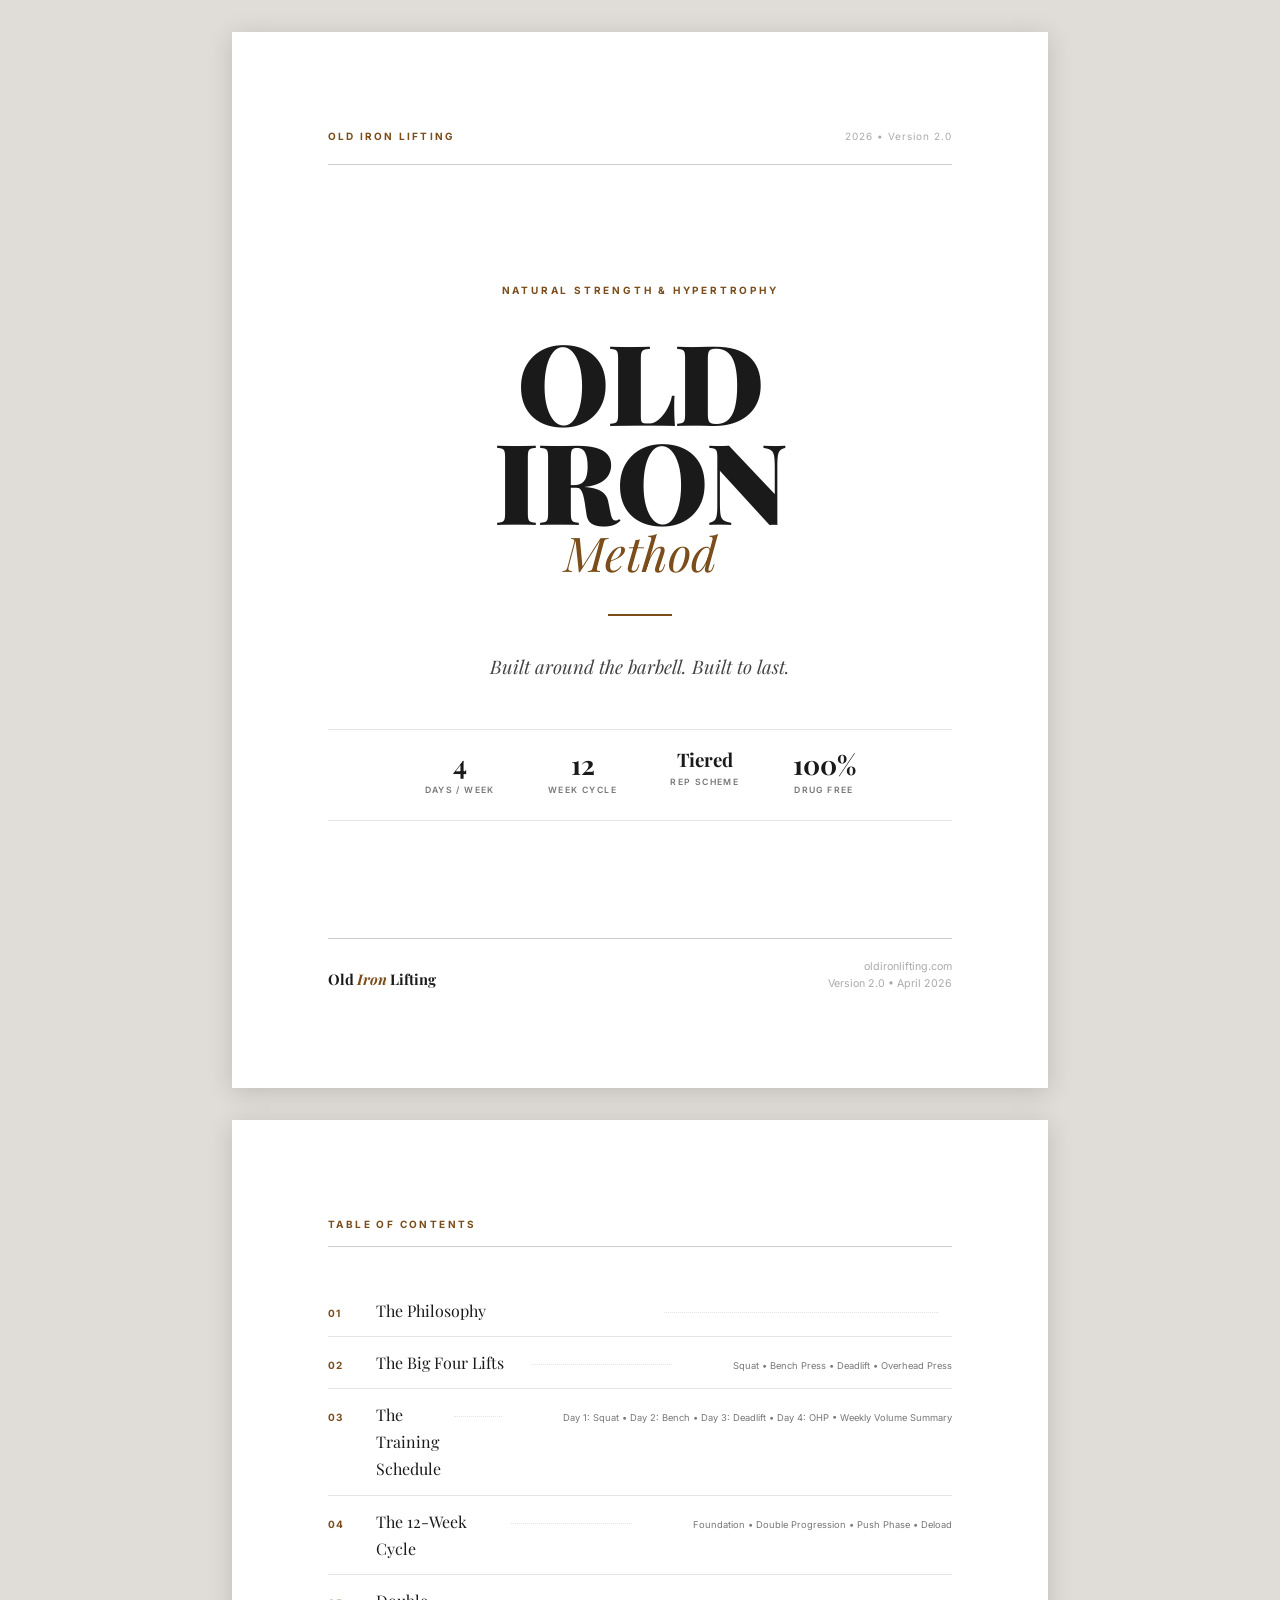
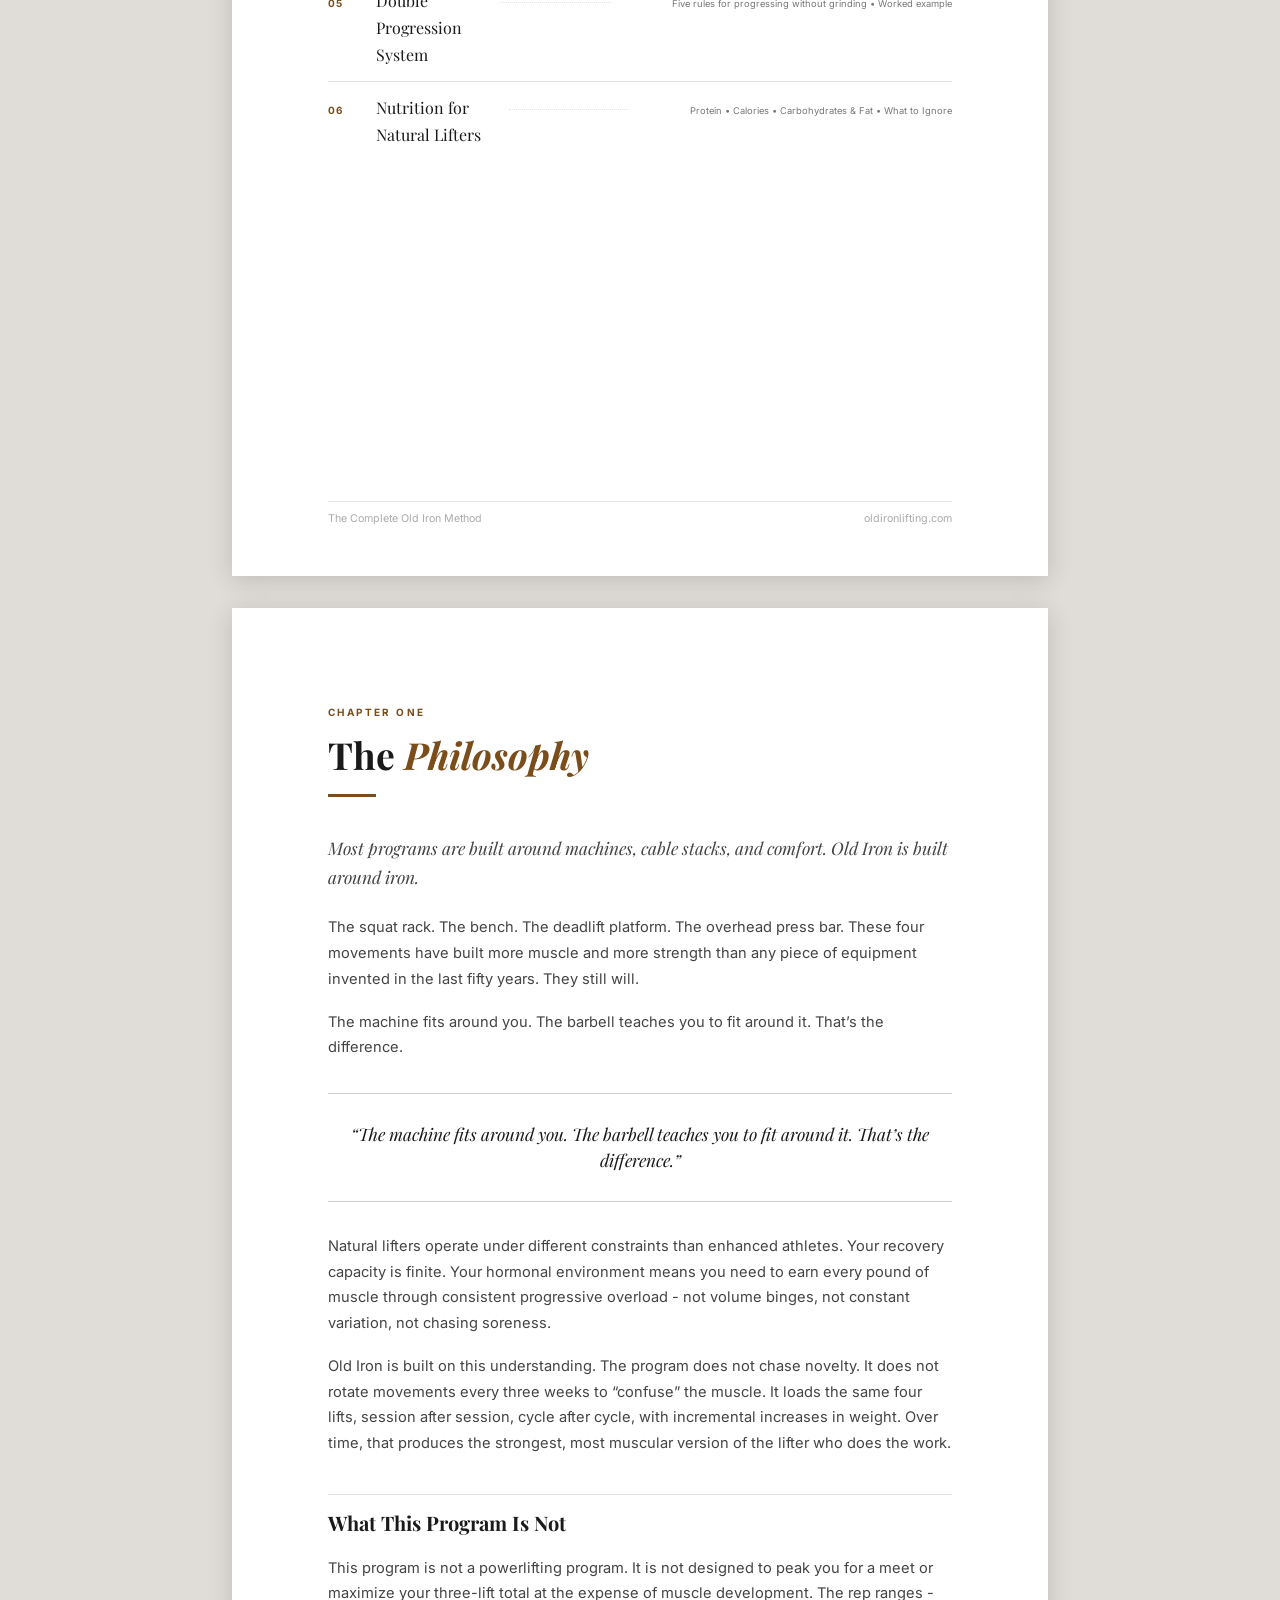
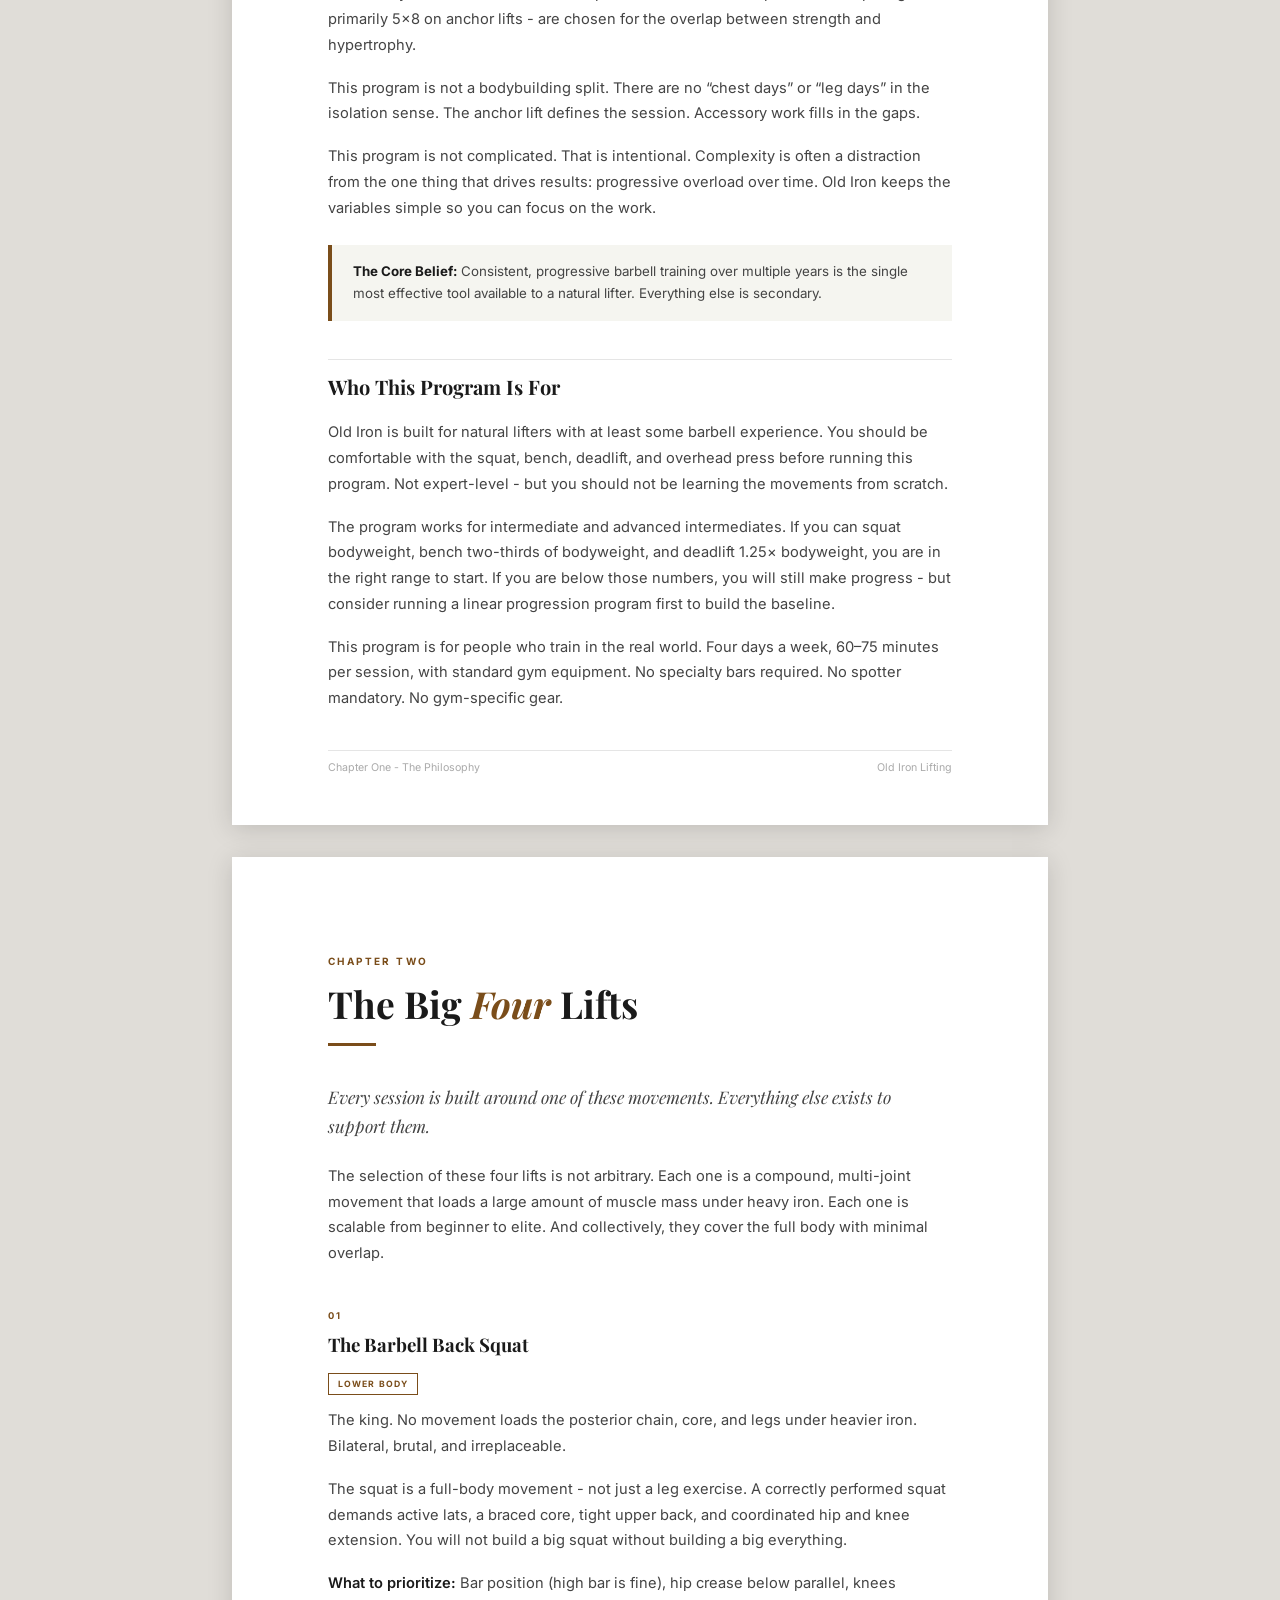
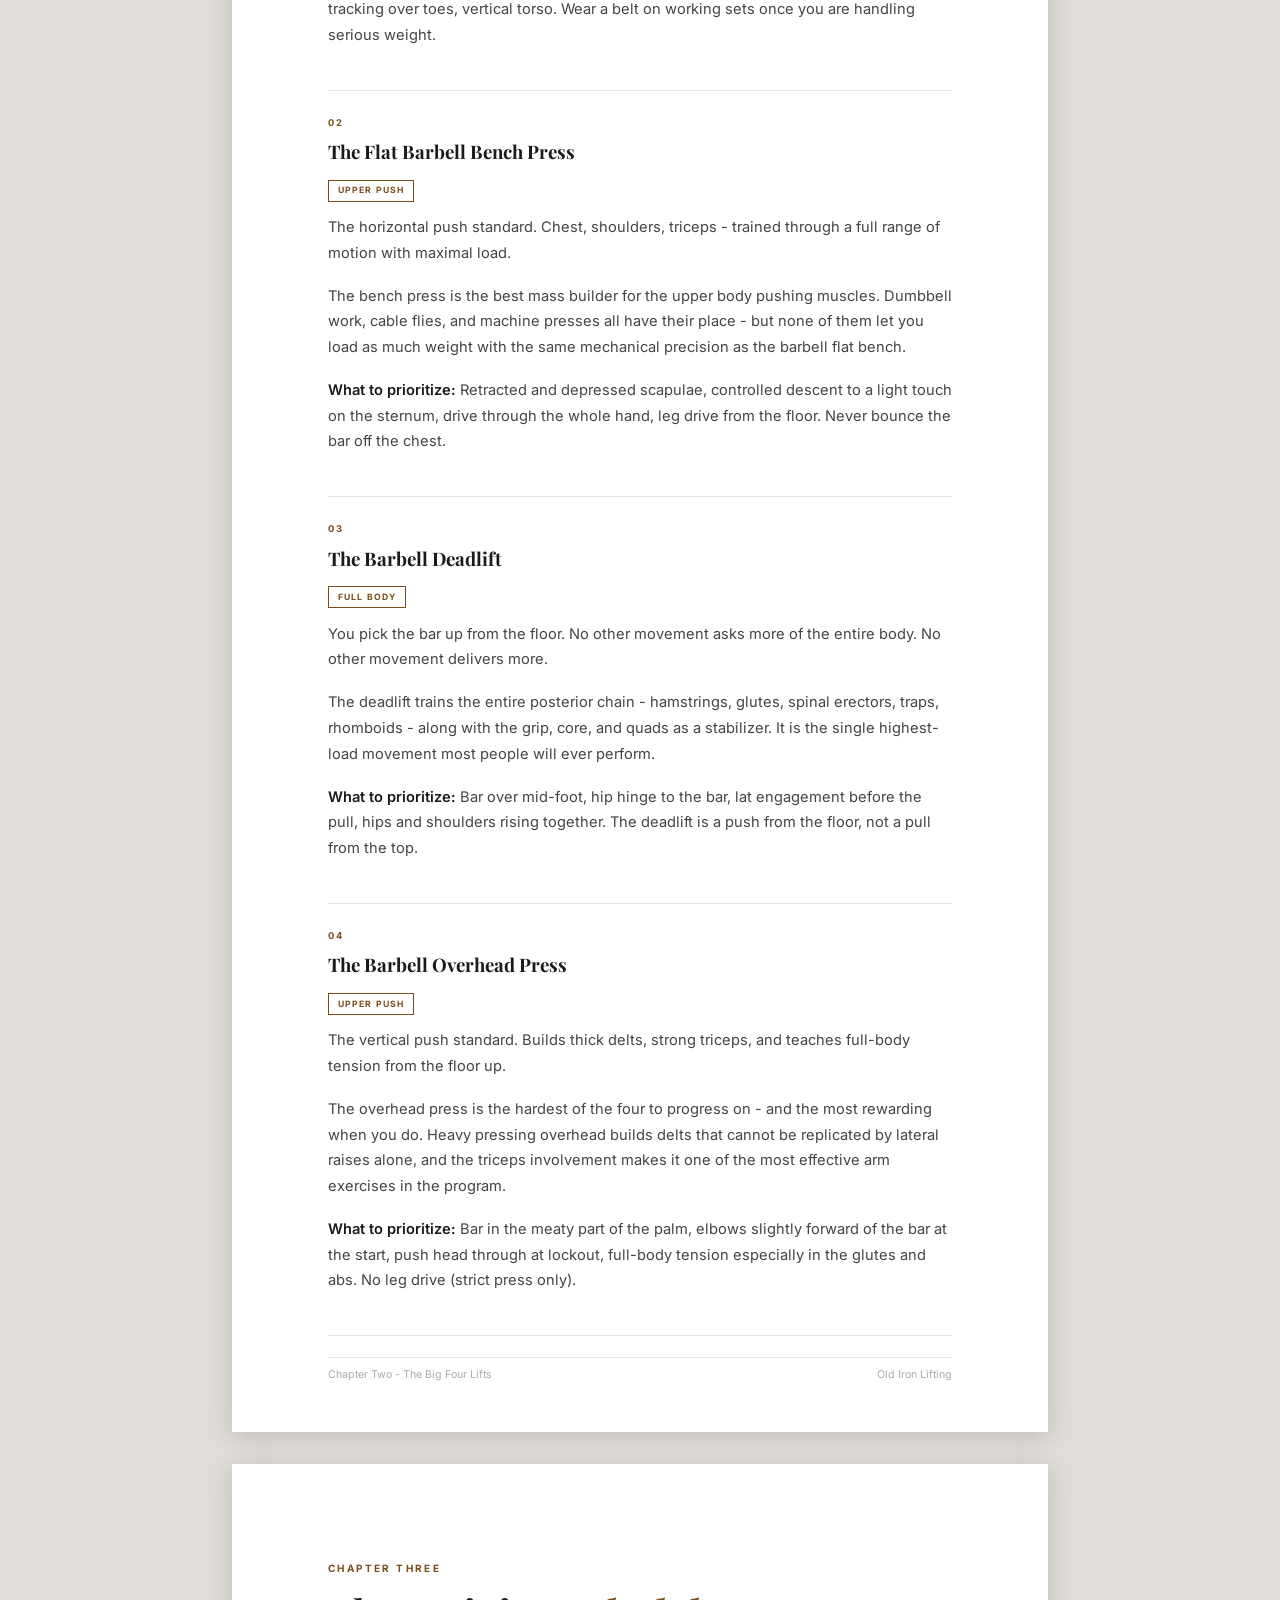
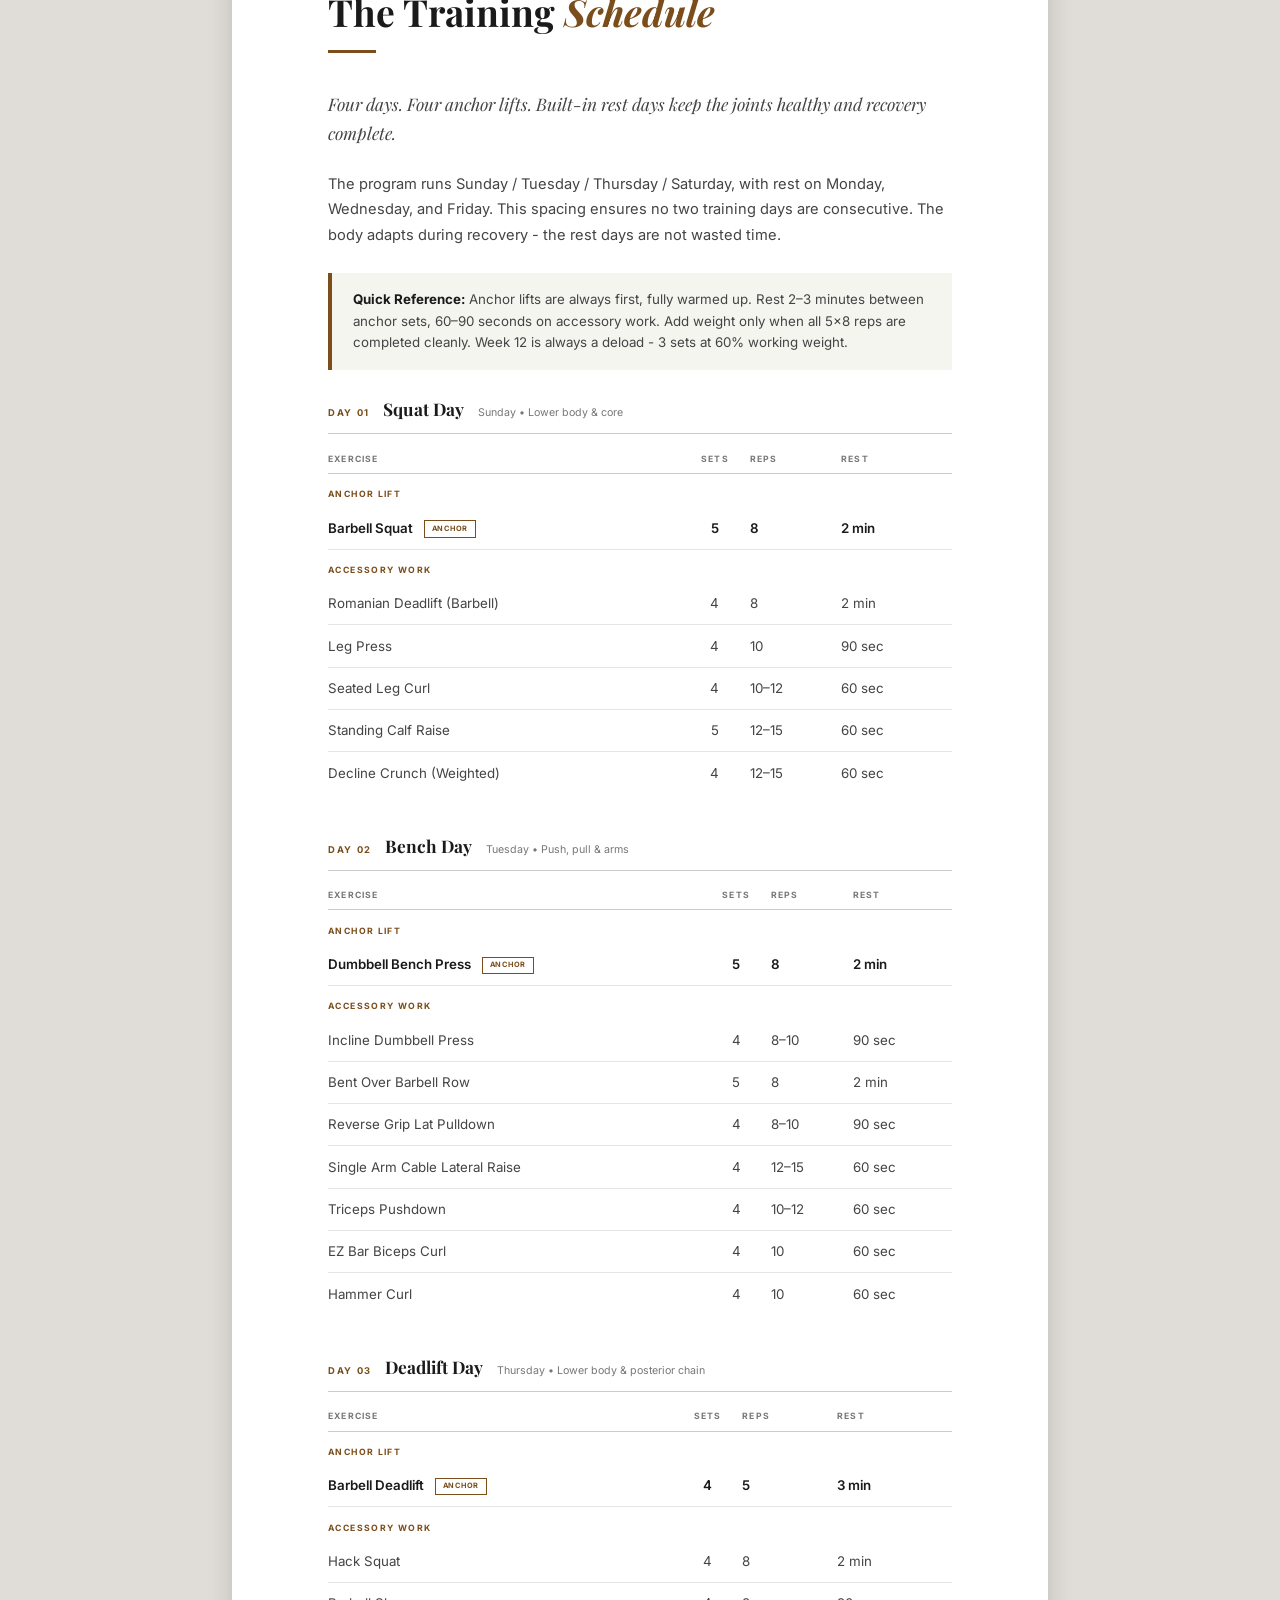
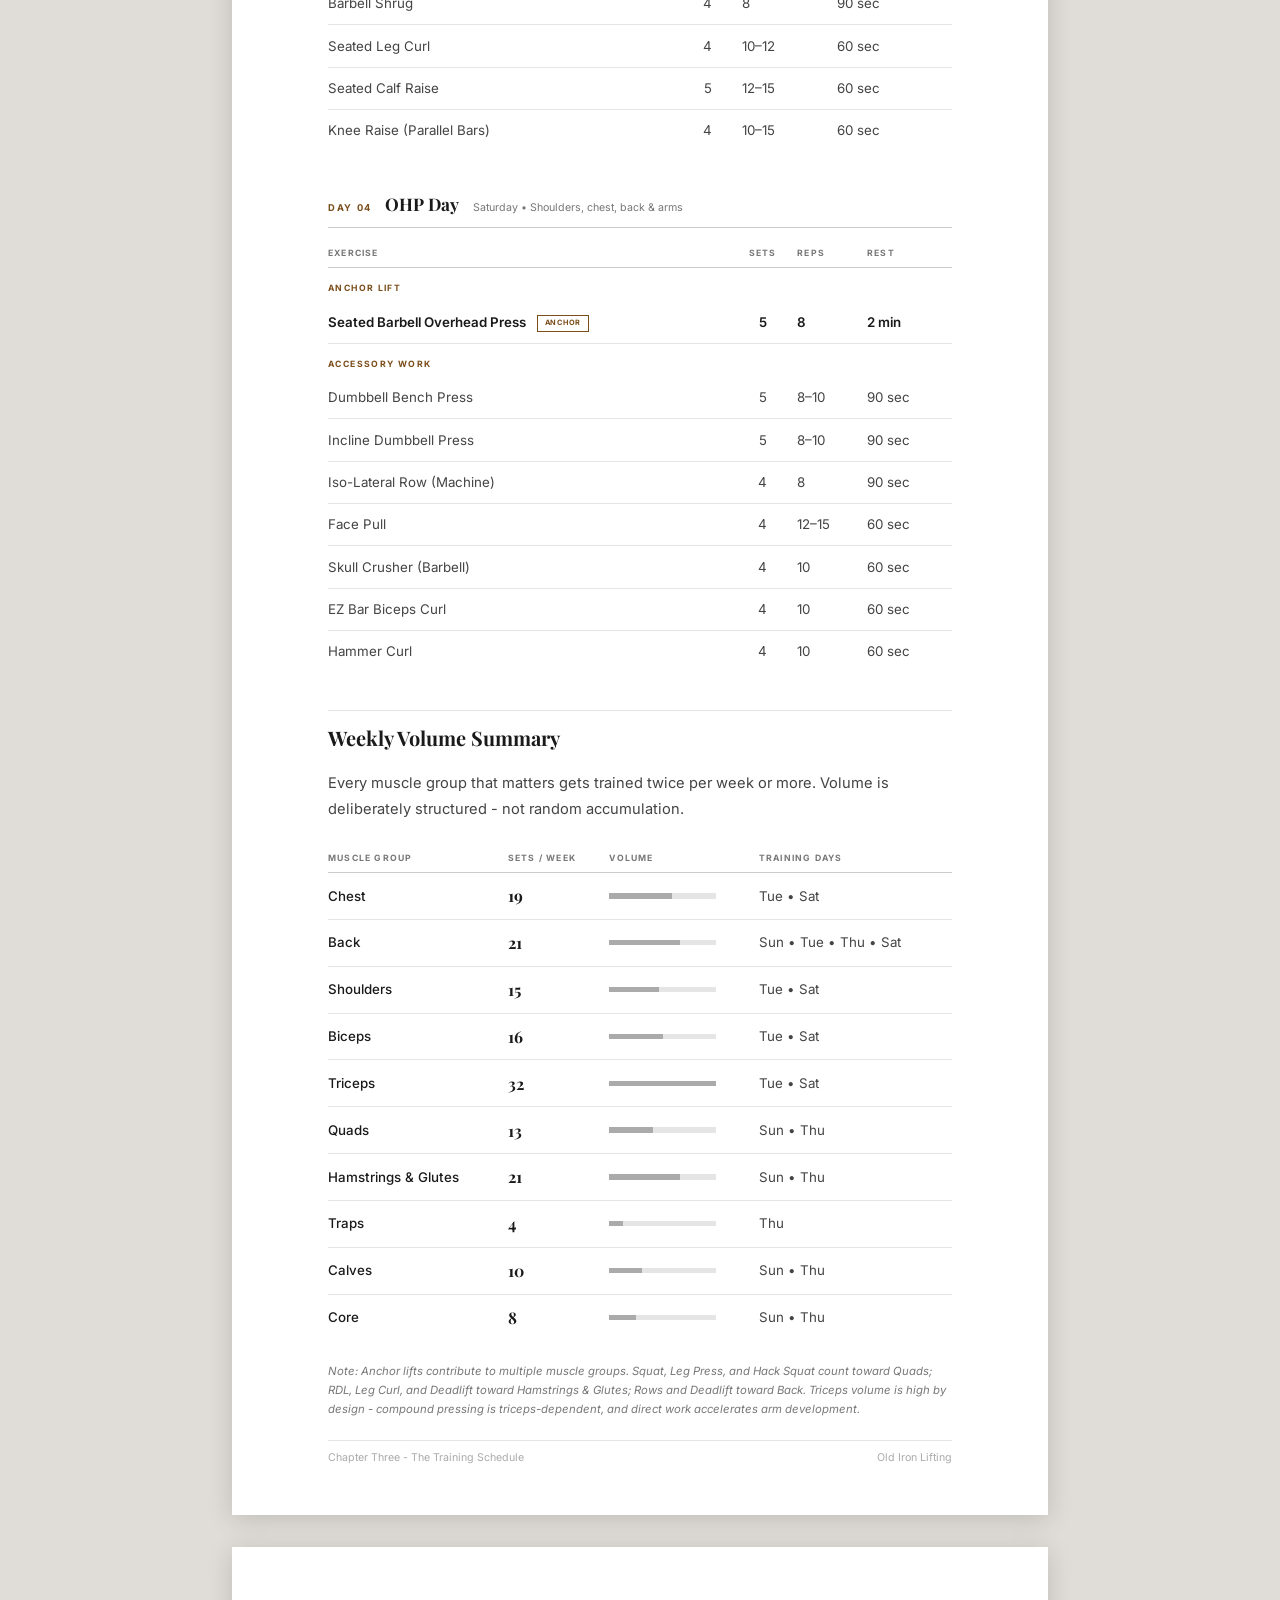
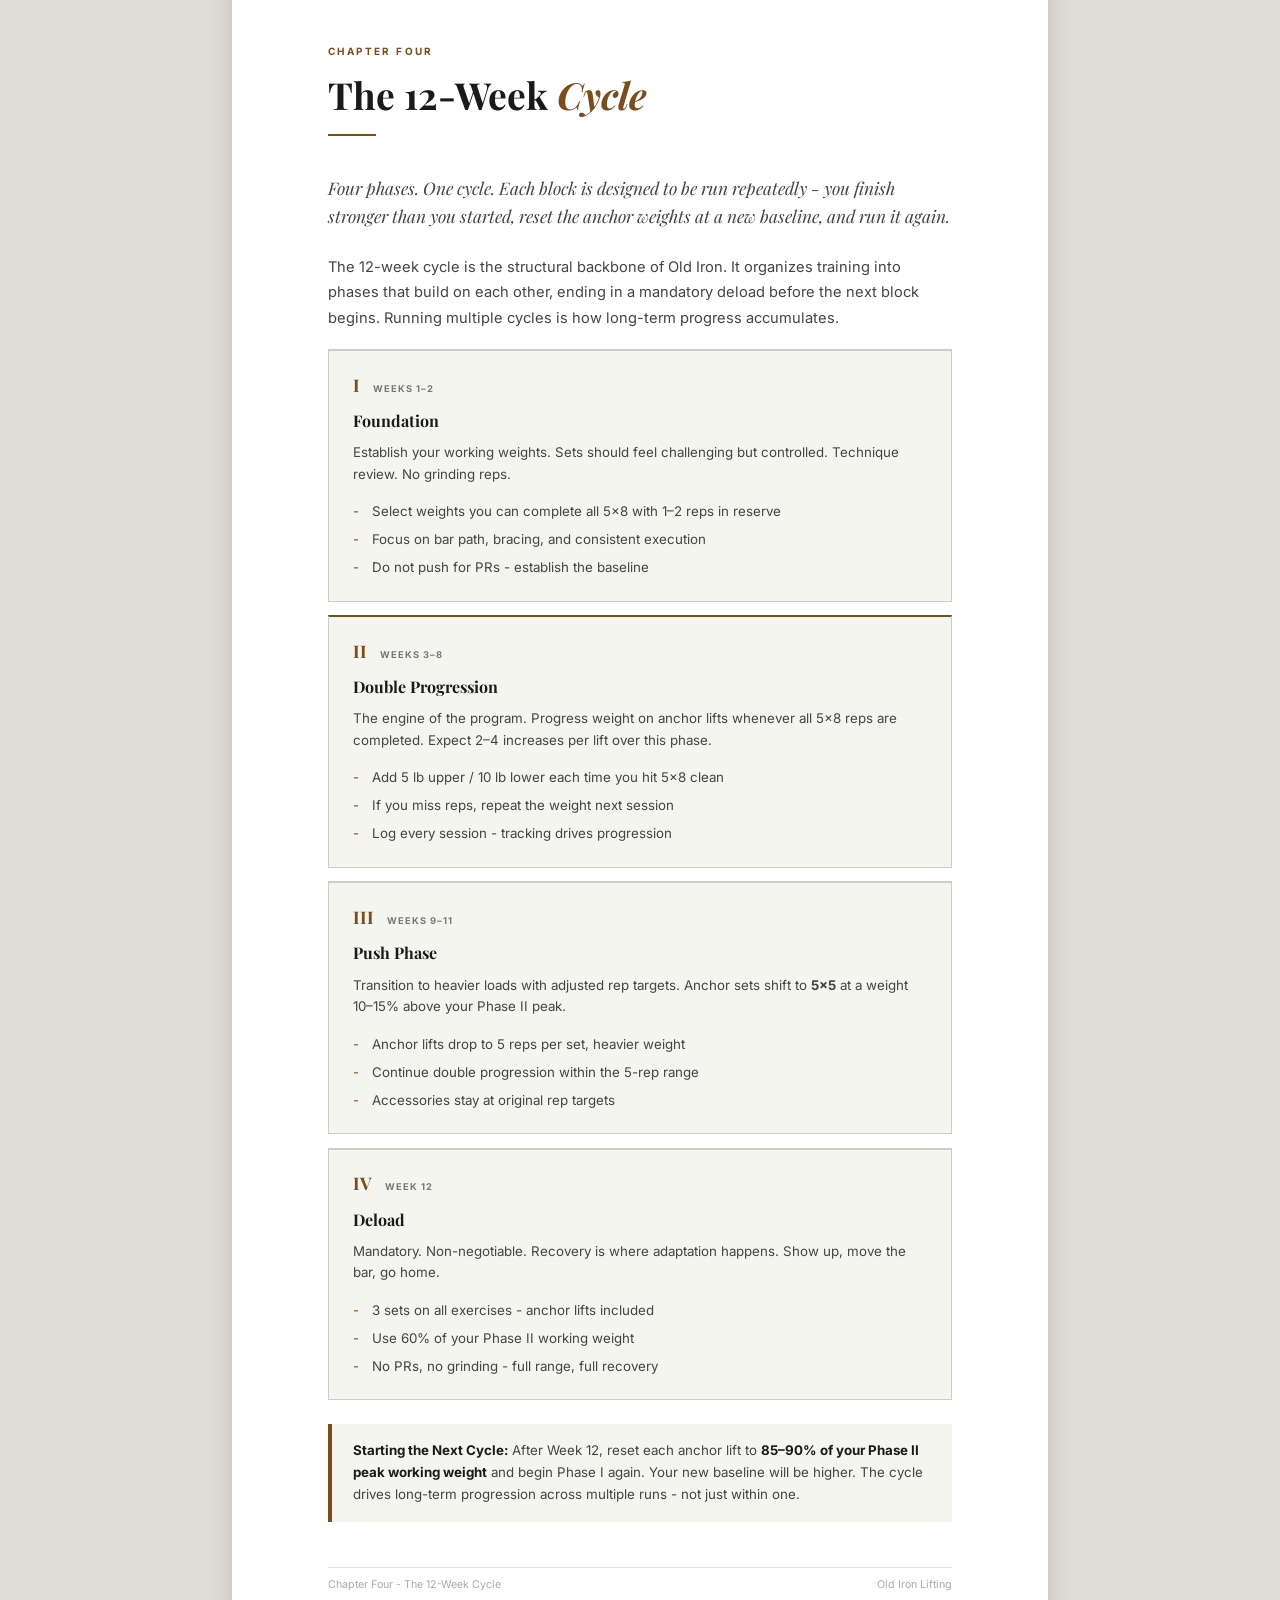
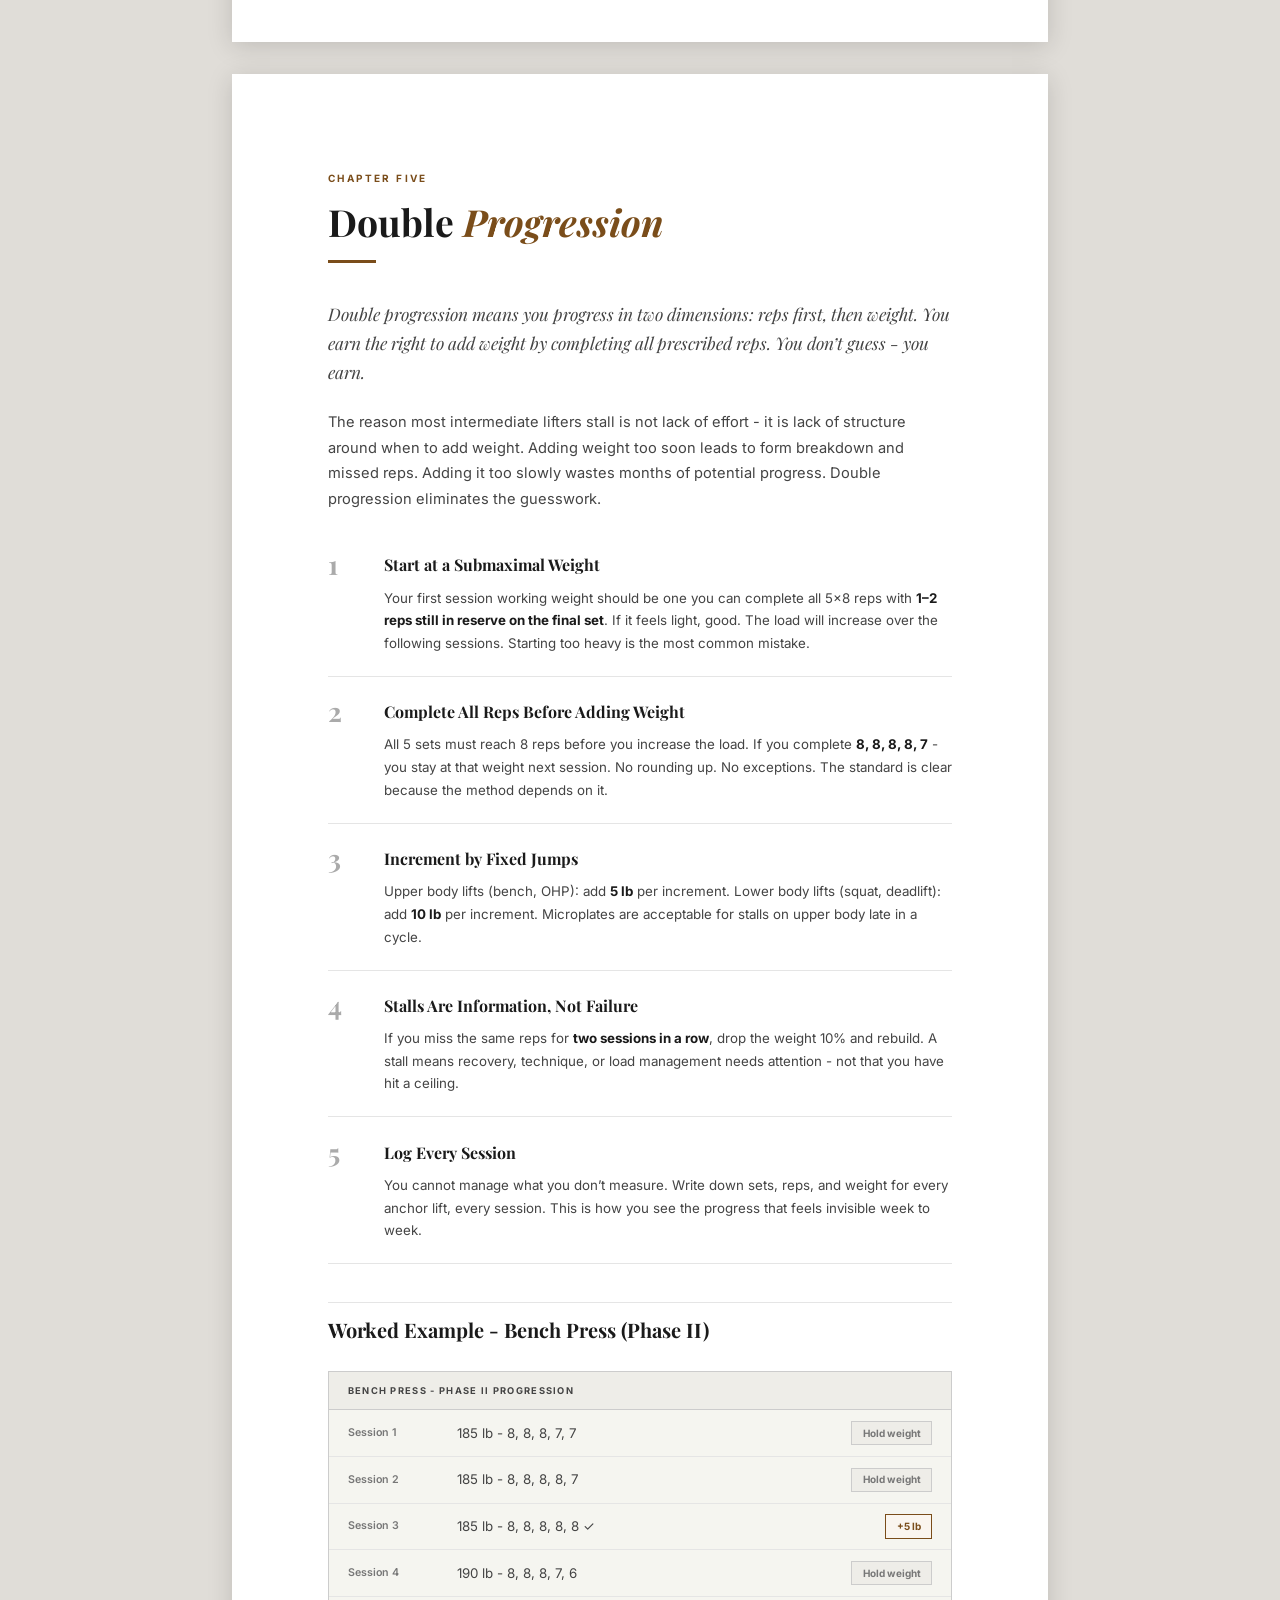
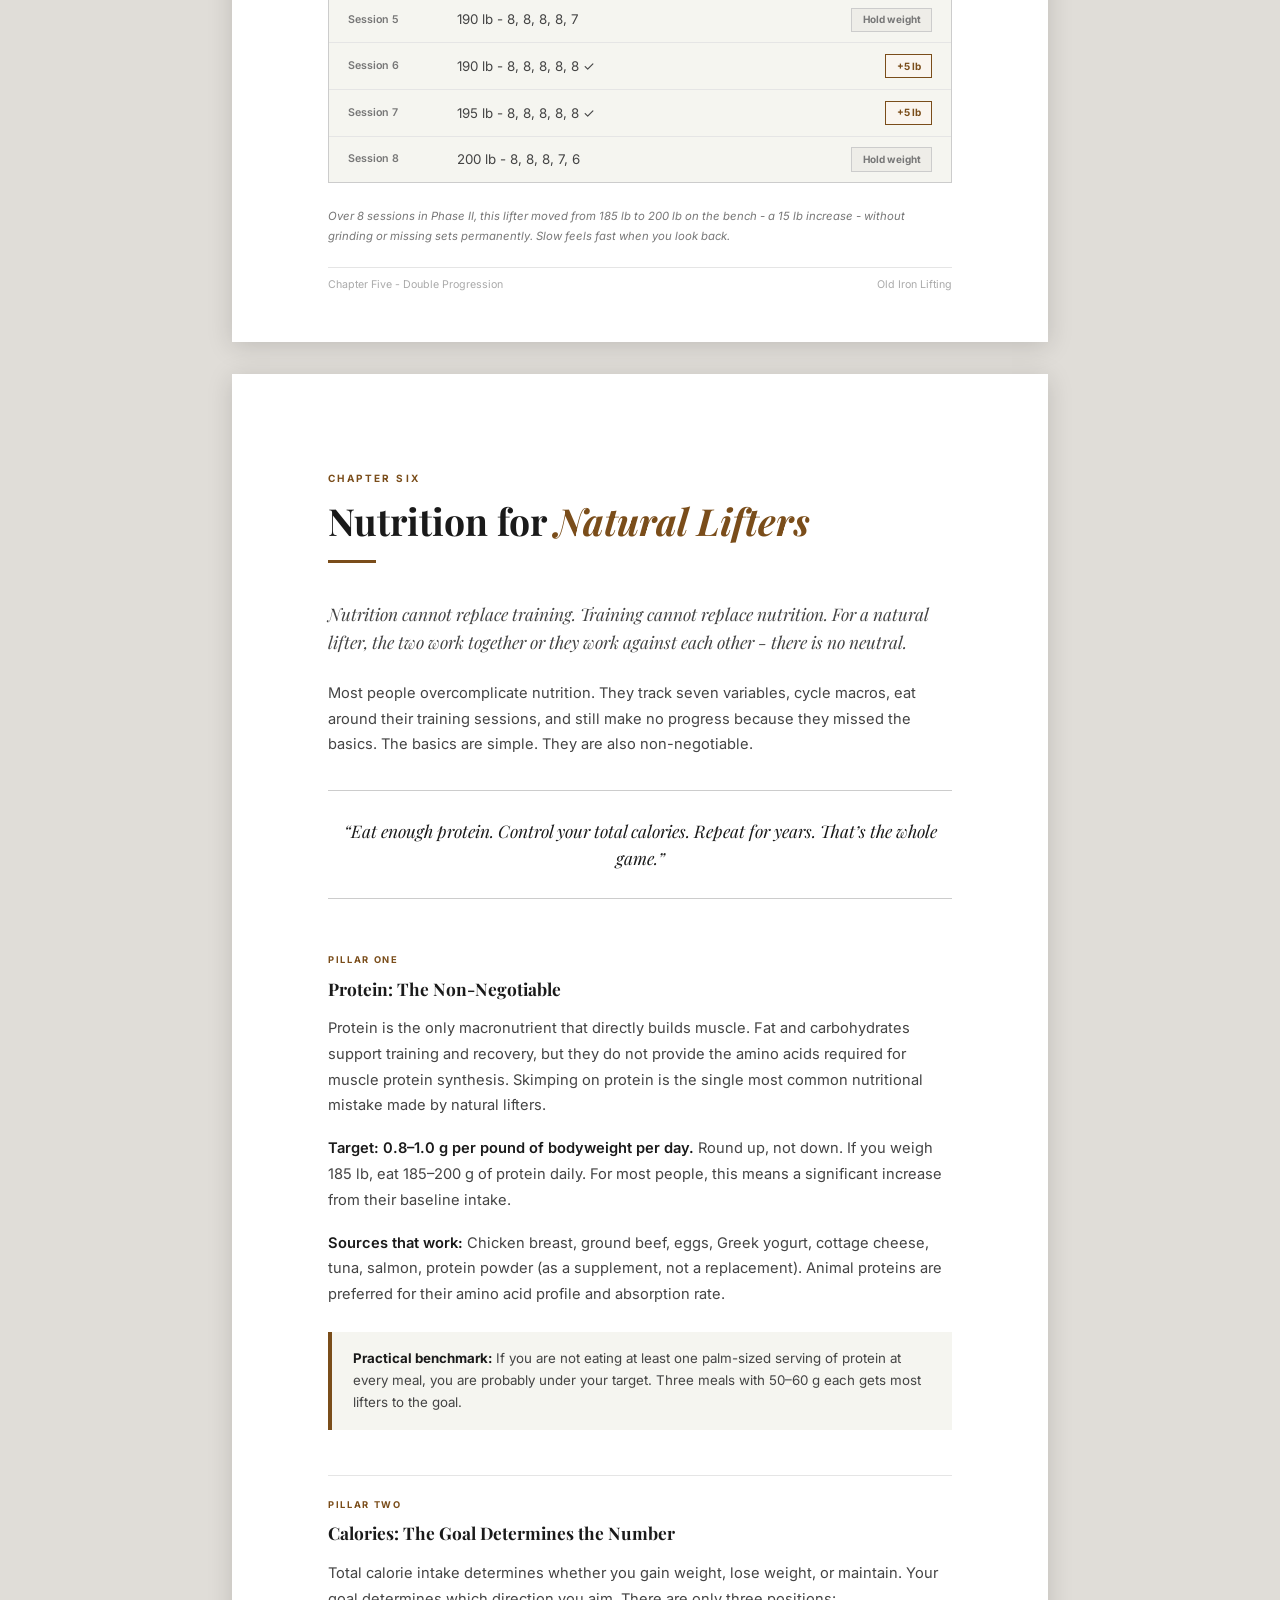
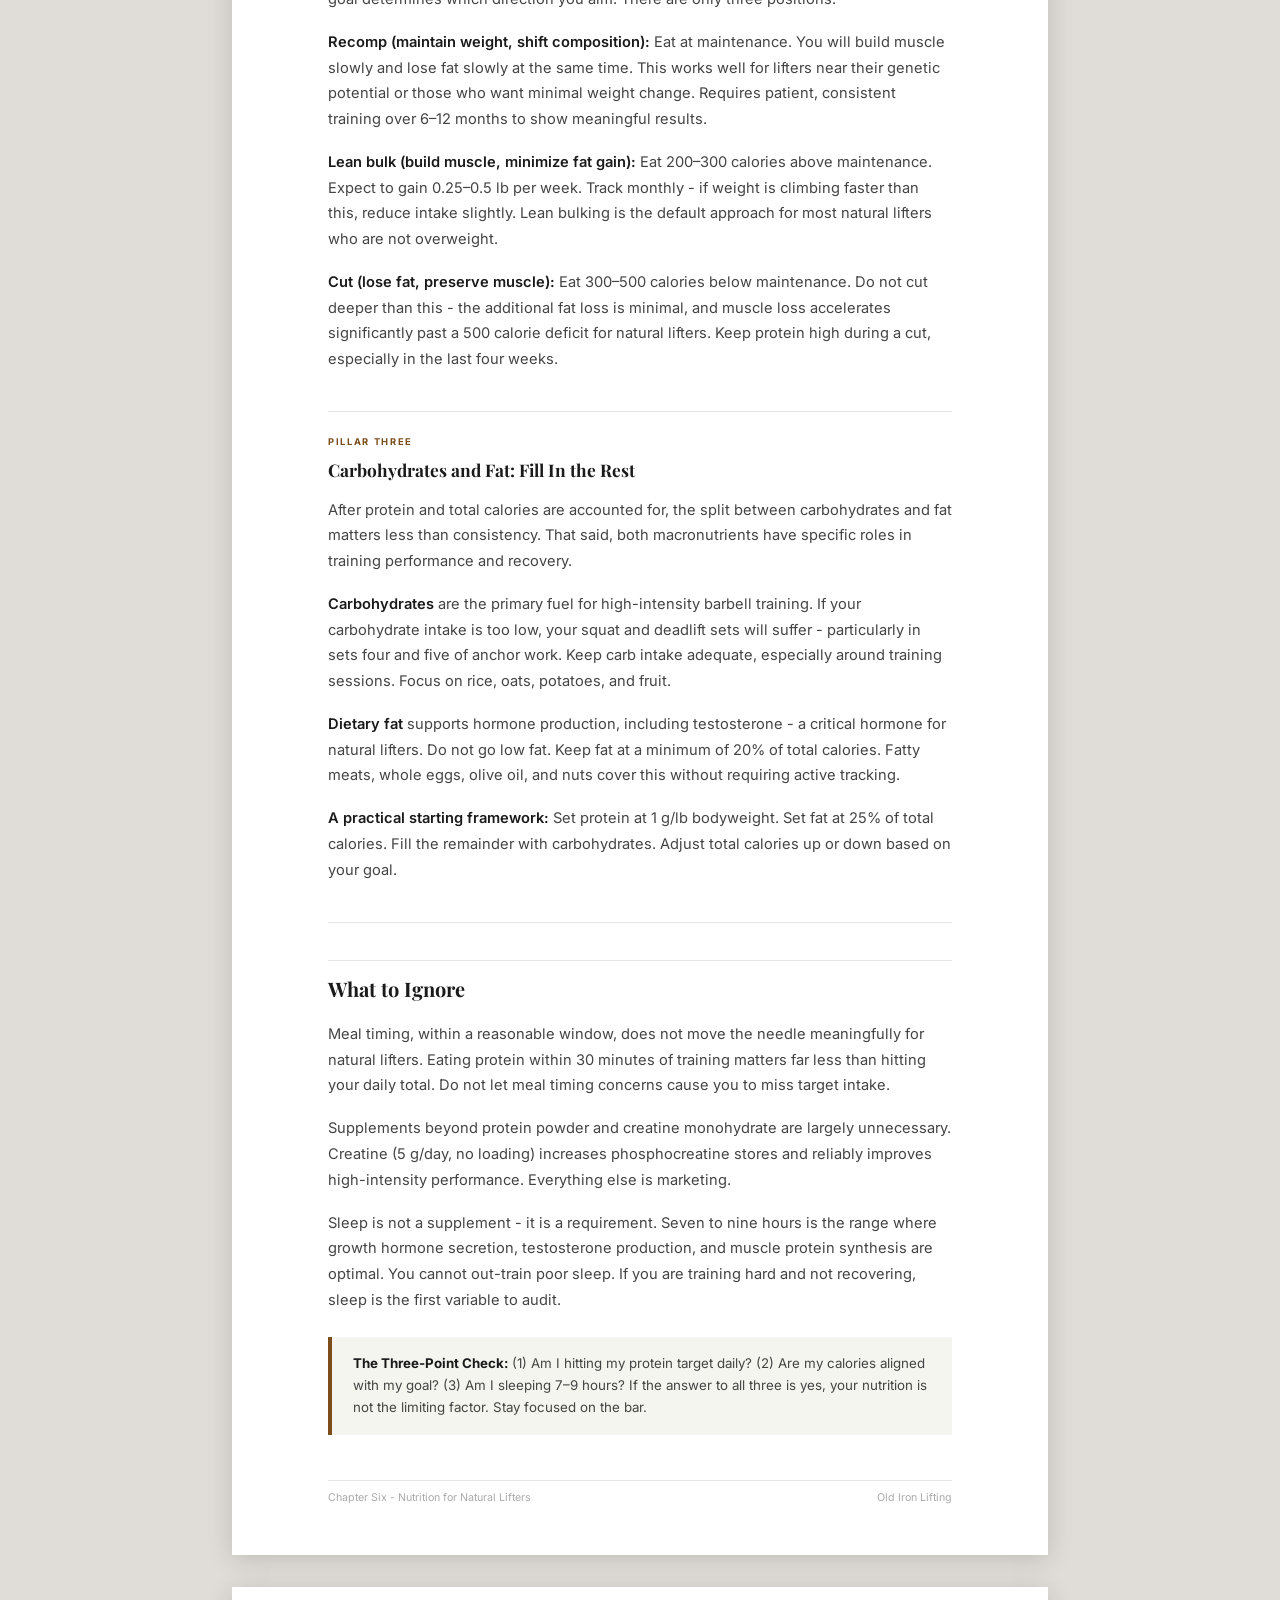
<file: ebook-download.html>
<!DOCTYPE html>
<html lang="en">
<head>
  <meta charset="UTF-8" />
  <meta name="viewport" content="width=device-width, initial-scale=1.0" />
  <title>The Complete Old Iron Method - PDF Edition</title>
  <link rel="preconnect" href="https://fonts.googleapis.com" />
  <link rel="preconnect" href="https://fonts.gstatic.com" crossorigin />
  <link href="https://fonts.googleapis.com/css2?family=Playfair+Display:ital,wght@0,400;0,600;0,700;0,900;1,400;1,700&family=Inter:wght@300;400;500;600;700&display=swap" rel="stylesheet" />
  <style>

    /* ═══════════════════════════════════════════
       SCREEN PREVIEW - full black-on-white layout
       so what you see is what prints
    ═══════════════════════════════════════════ */

    *, *::before, *::after { box-sizing: border-box; margin: 0; padding: 0; }

    :root {
      --ink:        #1a1a1a;
      --ink-mid:    #444444;
      --ink-light:  #777777;
      --ink-faint:  #aaaaaa;
      --rust:       #7a4d1a;
      --rust-light: #a0661e;
      --rule:       #cccccc;
      --rule-light: #e5e5e5;
      --bg-subtle:  #f5f5f0;
      --bg-tint:    #eeede8;
      --font-serif: 'Playfair Display', Georgia, 'Times New Roman', serif;
      --font-sans:  'Inter', Helvetica, Arial, sans-serif;
    }

    html {
      font-size: 12pt;
      -webkit-print-color-adjust: exact;
      print-color-adjust: exact;
    }

    body {
      font-family: var(--font-sans);
      font-size: 12pt;
      color: var(--ink);
      background: #e0ddd8;
      line-height: 1.7;
      padding: 2rem 0 4rem;
    }

    /* ── Page wrapper ── */
    .page {
      width: 8.5in;
      min-height: 11in;
      margin: 0 auto 2rem;
      background: white;
      padding: 1in;
      box-shadow: 0 4px 24px rgba(0,0,0,0.15);
      position: relative;
    }

    /* ── Running footer (screen only) ── */
    .page-footer {
      position: absolute;
      bottom: 0.5in;
      left: 1in;
      right: 1in;
      display: flex;
      justify-content: space-between;
      align-items: center;
      font-size: 8pt;
      color: var(--ink-faint);
      border-top: 0.5pt solid var(--rule-light);
      padding-top: 6pt;
    }

    /* ══════════════════════════════════════════
       COVER PAGE
    ══════════════════════════════════════════ */

    .cover {
      display: flex;
      flex-direction: column;
      justify-content: space-between;
      min-height: calc(11in - 2in);
    }

    .cover-top {
      display: flex;
      justify-content: space-between;
      align-items: flex-start;
      border-bottom: 0.5pt solid var(--rule);
      padding-bottom: 14pt;
      margin-bottom: 0;
    }

    .cover-top-brand {
      font-family: var(--font-sans);
      font-size: 7.5pt;
      font-weight: 700;
      letter-spacing: 0.22em;
      text-transform: uppercase;
      color: var(--rust);
    }

    .cover-top-year {
      font-family: var(--font-sans);
      font-size: 7.5pt;
      color: var(--ink-faint);
      letter-spacing: 0.1em;
    }

    .cover-main {
      flex: 1;
      display: flex;
      flex-direction: column;
      justify-content: center;
      padding: 0.6in 0;
      text-align: center;
    }

    .cover-eyebrow {
      font-family: var(--font-sans);
      font-size: 7.5pt;
      font-weight: 700;
      letter-spacing: 0.28em;
      text-transform: uppercase;
      color: var(--rust);
      margin-bottom: 24pt;
    }

    .cover-wordmark {
      font-family: var(--font-serif);
      font-size: 84pt;
      font-weight: 900;
      color: var(--ink);
      line-height: 0.88;
      letter-spacing: -0.02em;
      margin-bottom: 0;
    }

    .cover-wordmark-sub {
      font-family: var(--font-serif);
      font-size: 36pt;
      font-weight: 400;
      font-style: italic;
      color: var(--rust);
      line-height: 1;
      margin-bottom: 28pt;
    }

    .cover-rule {
      width: 48pt;
      height: 1.5pt;
      background: var(--rust);
      margin: 0 auto 28pt;
    }

    .cover-tagline {
      font-family: var(--font-serif);
      font-size: 14pt;
      font-style: italic;
      color: var(--ink-mid);
      line-height: 1.5;
      max-width: 4.5in;
      margin: 0 auto 36pt;
    }

    .cover-stats {
      display: flex;
      justify-content: center;
      gap: 40pt;
      border-top: 0.5pt solid var(--rule-light);
      border-bottom: 0.5pt solid var(--rule-light);
      padding: 16pt 0;
    }

    .cover-stat-value {
      display: block;
      font-family: var(--font-serif);
      font-size: 20pt;
      font-weight: 700;
      color: var(--ink);
      line-height: 1;
      margin-bottom: 4pt;
    }

    .cover-stat-label {
      display: block;
      font-family: var(--font-sans);
      font-size: 6.5pt;
      font-weight: 600;
      letter-spacing: 0.16em;
      text-transform: uppercase;
      color: var(--ink-light);
    }

    .cover-bottom {
      display: flex;
      justify-content: space-between;
      align-items: flex-end;
      border-top: 0.5pt solid var(--rule);
      padding-top: 14pt;
    }

    .cover-bottom-brand {
      font-family: var(--font-serif);
      font-size: 11pt;
      font-weight: 700;
      color: var(--ink);
    }

    .cover-bottom-brand em {
      font-style: italic;
      color: var(--rust);
    }

    .cover-bottom-meta {
      font-size: 8pt;
      color: var(--ink-faint);
      text-align: right;
      line-height: 1.6;
    }

    /* ══════════════════════════════════════════
       TABLE OF CONTENTS PAGE
    ══════════════════════════════════════════ */

    .toc-heading {
      font-family: var(--font-sans);
      font-size: 7.5pt;
      font-weight: 700;
      letter-spacing: 0.24em;
      text-transform: uppercase;
      color: var(--rust);
      margin-bottom: 28pt;
      padding-bottom: 10pt;
      border-bottom: 0.5pt solid var(--rule);
    }

    .toc-list {
      list-style: none;
    }

    .toc-item {
      display: flex;
      align-items: baseline;
      gap: 0;
      padding: 9pt 0;
      border-bottom: 0.5pt solid var(--rule-light);
    }

    .toc-item:last-child {
      border-bottom: none;
    }

    .toc-num {
      font-family: var(--font-sans);
      font-size: 7.5pt;
      font-weight: 700;
      letter-spacing: 0.12em;
      color: var(--rust);
      min-width: 36pt;
    }

    .toc-title {
      font-family: var(--font-serif);
      font-size: 12pt;
      color: var(--ink);
      flex: 1;
    }

    .toc-dots {
      flex: 1;
      border-bottom: 1pt dotted var(--rule);
      margin: 0 10pt;
      opacity: 0.5;
      min-width: 24pt;
      position: relative;
      top: -3pt;
    }

    .toc-sub {
      display: block;
      font-family: var(--font-sans);
      font-size: 7pt;
      color: var(--ink-light);
      margin-left: 36pt;
      margin-top: 3pt;
    }

    /* ══════════════════════════════════════════
       CHAPTER PAGES
    ══════════════════════════════════════════ */

    .chapter-num {
      display: block;
      font-family: var(--font-sans);
      font-size: 7.5pt;
      font-weight: 700;
      letter-spacing: 0.24em;
      text-transform: uppercase;
      color: var(--rust);
      margin-bottom: 10pt;
    }

    .chapter-title {
      font-family: var(--font-serif);
      font-size: 28pt;
      font-weight: 700;
      color: var(--ink);
      line-height: 1.1;
      margin-bottom: 14pt;
    }

    .chapter-title em {
      font-style: italic;
      color: var(--rust);
    }

    .chapter-rule {
      width: 36pt;
      height: 2pt;
      background: var(--rust);
      margin-bottom: 28pt;
    }

    /* Typography */
    .lead-p {
      font-family: var(--font-serif);
      font-size: 13pt;
      font-style: italic;
      color: var(--ink-mid);
      line-height: 1.65;
      margin-bottom: 18pt;
    }

    .body-p {
      font-size: 11pt;
      color: var(--ink-mid);
      line-height: 1.75;
      margin-bottom: 13pt;
    }

    .body-p strong {
      color: var(--ink);
      font-weight: 600;
    }

    .body-p em {
      font-style: italic;
      color: var(--ink);
    }

    .section-h {
      font-family: var(--font-serif);
      font-size: 15pt;
      font-weight: 700;
      color: var(--ink);
      margin-top: 28pt;
      margin-bottom: 12pt;
      padding-top: 8pt;
      border-top: 0.5pt solid var(--rule-light);
    }

    .section-h3 {
      font-family: var(--font-serif);
      font-size: 12pt;
      font-weight: 700;
      color: var(--ink);
      margin-top: 18pt;
      margin-bottom: 8pt;
    }

    /* Callout */
    .callout {
      background: var(--bg-subtle);
      border-left: 3pt solid var(--rust);
      padding: 12pt 16pt;
      margin: 18pt 0;
    }

    .callout p {
      font-size: 10pt;
      color: var(--ink-mid);
      line-height: 1.65;
      margin: 0;
    }

    .callout p strong {
      color: var(--ink);
    }

    /* Pull quote */
    .pullquote {
      padding: 20pt 0;
      margin: 24pt 0;
      border-top: 0.5pt solid var(--rule);
      border-bottom: 0.5pt solid var(--rule);
      text-align: center;
    }

    .pullquote p {
      font-family: var(--font-serif);
      font-size: 13pt;
      font-style: italic;
      color: var(--ink);
      line-height: 1.55;
    }

    /* ── Lift entries ── */
    .lift-entry {
      padding: 18pt 0;
      border-bottom: 0.5pt solid var(--rule-light);
    }

    .lift-entry:last-child {
      border-bottom: none;
    }

    .lift-entry-num {
      display: block;
      font-family: var(--font-sans);
      font-size: 7pt;
      font-weight: 700;
      letter-spacing: 0.18em;
      text-transform: uppercase;
      color: var(--rust);
      margin-bottom: 4pt;
    }

    .lift-entry-name {
      font-family: var(--font-serif);
      font-size: 14pt;
      font-weight: 700;
      color: var(--ink);
      margin-bottom: 5pt;
    }

    .lift-entry-tag {
      display: inline-block;
      font-family: var(--font-sans);
      font-size: 6.5pt;
      font-weight: 700;
      letter-spacing: 0.12em;
      text-transform: uppercase;
      color: var(--rust);
      border: 0.5pt solid var(--rust);
      padding: 2pt 7pt;
      margin-bottom: 10pt;
    }

    /* ── Day blocks ── */
    .day-block {
      margin-bottom: 28pt;
    }

    .day-block-header {
      display: flex;
      align-items: baseline;
      gap: 10pt;
      margin-bottom: 8pt;
      padding-bottom: 7pt;
      border-bottom: 1pt solid var(--rule);
    }

    .day-block-num {
      font-family: var(--font-sans);
      font-size: 7pt;
      font-weight: 700;
      letter-spacing: 0.18em;
      text-transform: uppercase;
      color: var(--rust);
    }

    .day-block-name {
      font-family: var(--font-serif);
      font-size: 13pt;
      font-weight: 700;
      color: var(--ink);
    }

    .day-block-weekday {
      font-family: var(--font-sans);
      font-size: 8pt;
      color: var(--ink-light);
    }

    /* ── Exercise tables ── */
    .ex-table {
      width: 100%;
      border-collapse: collapse;
      font-size: 10pt;
      margin-bottom: 6pt;
    }

    .ex-table thead th {
      font-family: var(--font-sans);
      font-size: 6.5pt;
      font-weight: 700;
      letter-spacing: 0.14em;
      text-transform: uppercase;
      color: var(--ink-light);
      text-align: left;
      padding: 5pt 10pt 5pt 0;
      border-bottom: 0.5pt solid var(--rule);
    }

    .ex-table thead th.sets-col,
    .ex-table tbody td.sets-col {
      text-align: center;
      width: 42pt;
    }

    .ex-table tbody td {
      padding: 7pt 10pt 7pt 0;
      color: var(--ink-mid);
      border-bottom: 0.5pt solid var(--rule-light);
      vertical-align: middle;
      font-size: 10pt;
    }

    .ex-table tbody tr:last-child td {
      border-bottom: none;
    }

    .ex-table .anchor-row td {
      color: var(--ink);
      font-weight: 600;
    }

    .ex-table .divider-row td {
      font-family: var(--font-sans);
      font-size: 6.5pt;
      font-weight: 700;
      letter-spacing: 0.16em;
      text-transform: uppercase;
      color: var(--rust);
      padding: 10pt 0 4pt;
      border-bottom: none;
      background: none;
    }

    .anchor-pill {
      display: inline-block;
      font-family: var(--font-sans);
      font-size: 5.5pt;
      font-weight: 700;
      letter-spacing: 0.1em;
      text-transform: uppercase;
      color: var(--rust);
      border: 0.5pt solid var(--rust);
      padding: 1pt 5pt;
      margin-left: 6pt;
      vertical-align: middle;
    }

    /* ── Volume table ── */
    .vol-table {
      width: 100%;
      border-collapse: collapse;
      font-size: 10pt;
      margin: 16pt 0;
    }

    .vol-table thead th {
      font-family: var(--font-sans);
      font-size: 6.5pt;
      font-weight: 700;
      letter-spacing: 0.14em;
      text-transform: uppercase;
      color: var(--ink-light);
      text-align: left;
      padding: 5pt 10pt 5pt 0;
      border-bottom: 0.5pt solid var(--rule);
    }

    .vol-table tbody td {
      padding: 7pt 10pt 7pt 0;
      border-bottom: 0.5pt solid var(--rule-light);
      color: var(--ink-mid);
      font-size: 10pt;
      vertical-align: middle;
    }

    .vol-table tbody tr:last-child td { border-bottom: none; }

    .vol-table .vol-muscle-cell {
      color: var(--ink);
      font-weight: 500;
    }

    .vol-sets-badge {
      font-family: var(--font-serif);
      font-size: 12pt;
      font-weight: 700;
      color: var(--ink);
    }

    .vol-bar-track {
      background: var(--rule-light);
      height: 4pt;
      width: 80pt;
      overflow: hidden;
    }

    .vol-bar-fill {
      height: 100%;
      background: var(--ink-faint);
    }

    /* ── Phase blocks ── */
    .phase-block {
      background: var(--bg-subtle);
      border: 0.5pt solid var(--rule);
      border-top: 2pt solid var(--rule);
      padding: 14pt 18pt;
      margin-bottom: 10pt;
    }

    .phase-block.active {
      border-top-color: var(--rust);
    }

    .phase-block-header {
      display: flex;
      align-items: baseline;
      gap: 10pt;
      margin-bottom: 6pt;
    }

    .phase-block-roman {
      font-family: var(--font-serif);
      font-size: 13pt;
      font-weight: 700;
      color: var(--rust);
    }

    .phase-block-weeks {
      font-family: var(--font-sans);
      font-size: 7pt;
      font-weight: 700;
      letter-spacing: 0.1em;
      text-transform: uppercase;
      color: var(--ink-light);
    }

    .phase-block-name {
      font-family: var(--font-serif);
      font-size: 12pt;
      font-weight: 700;
      color: var(--ink);
      margin-bottom: 6pt;
    }

    .phase-block-desc {
      font-size: 10pt;
      color: var(--ink-mid);
      line-height: 1.6;
      margin-bottom: 10pt;
    }

    .phase-block-list {
      list-style: none;
    }

    .phase-block-list li {
      font-size: 10pt;
      color: var(--ink-mid);
      padding: 3pt 0;
      padding-left: 14pt;
      position: relative;
      line-height: 1.5;
    }

    .phase-block-list li::before {
      content: '-';
      position: absolute;
      left: 0;
      color: var(--rust);
    }

    /* ── Progression rules ── */
    .rule-block {
      display: flex;
      gap: 16pt;
      padding: 16pt 0;
      border-bottom: 0.5pt solid var(--rule-light);
    }

    .rule-block:last-child { border-bottom: none; }

    .rule-block-num {
      font-family: var(--font-serif);
      font-size: 20pt;
      font-weight: 700;
      color: var(--ink-faint);
      line-height: 1;
      min-width: 26pt;
    }

    .rule-block-title {
      font-family: var(--font-serif);
      font-size: 12pt;
      font-weight: 700;
      color: var(--ink);
      margin-bottom: 6pt;
    }

    .rule-block-body {
      font-size: 10pt;
      color: var(--ink-mid);
      line-height: 1.7;
    }

    .rule-block-body strong { color: var(--ink); }

    /* ── Example table ── */
    .example-table {
      background: var(--bg-subtle);
      border: 0.5pt solid var(--rule);
      margin: 18pt 0;
    }

    .example-table-header {
      padding: 8pt 14pt;
      font-family: var(--font-sans);
      font-size: 7pt;
      font-weight: 700;
      letter-spacing: 0.14em;
      text-transform: uppercase;
      color: var(--ink-mid);
      border-bottom: 0.5pt solid var(--rule);
      background: var(--bg-tint);
    }

    .example-row {
      display: grid;
      grid-template-columns: 72pt 1fr auto;
      gap: 10pt;
      padding: 8pt 14pt;
      border-bottom: 0.5pt solid var(--rule-light);
      align-items: center;
    }

    .example-row:last-child { border-bottom: none; }

    .example-session {
      font-family: var(--font-sans);
      font-size: 8pt;
      font-weight: 600;
      color: var(--ink-light);
    }

    .example-work {
      font-size: 10pt;
      color: var(--ink-mid);
    }

    .example-outcome {
      font-family: var(--font-sans);
      font-size: 7.5pt;
      font-weight: 700;
      padding: 2pt 8pt;
      white-space: nowrap;
      border: 0.5pt solid var(--rule);
    }

    .outcome-up {
      color: var(--rust);
      border-color: var(--rust);
      background: #faf5ef;
    }

    .outcome-hold {
      color: var(--ink-light);
      background: var(--bg-tint);
    }

    /* ── Nutrition pillars ── */
    .nutrition-pillar {
      padding: 16pt 0;
      border-bottom: 0.5pt solid var(--rule-light);
    }

    .nutrition-pillar:last-child { border-bottom: none; }

    .nutrition-pillar-num {
      display: block;
      font-family: var(--font-sans);
      font-size: 7pt;
      font-weight: 700;
      letter-spacing: 0.18em;
      text-transform: uppercase;
      color: var(--rust);
      margin-bottom: 4pt;
    }

    .nutrition-pillar-title {
      font-family: var(--font-serif);
      font-size: 13pt;
      font-weight: 700;
      color: var(--ink);
      margin-bottom: 10pt;
    }

    /* ── Back cover ── */
    .back-cover {
      display: flex;
      flex-direction: column;
      justify-content: center;
      align-items: center;
      min-height: calc(11in - 2in);
      text-align: center;
    }

    .back-cover-logo {
      font-family: var(--font-serif);
      font-size: 24pt;
      font-weight: 700;
      color: var(--ink);
      margin-bottom: 6pt;
    }

    .back-cover-logo em {
      font-style: italic;
      color: var(--rust);
    }

    .back-cover-tag {
      font-family: var(--font-sans);
      font-size: 8pt;
      font-weight: 600;
      letter-spacing: 0.2em;
      text-transform: uppercase;
      color: var(--ink-light);
      margin-bottom: 28pt;
    }

    .back-cover-rule {
      width: 48pt;
      height: 1.5pt;
      background: var(--rust);
      margin-bottom: 28pt;
    }

    .back-cover-closing {
      font-family: var(--font-serif);
      font-size: 13pt;
      font-style: italic;
      color: var(--ink-mid);
      max-width: 4.5in;
      line-height: 1.6;
      margin-bottom: 36pt;
    }

    .back-cover-url {
      font-family: var(--font-sans);
      font-size: 8pt;
      color: var(--ink-faint);
      letter-spacing: 0.1em;
    }

    /* ── Note at bottom of small/footnote text ── */
    .footnote {
      font-size: 8.5pt;
      color: var(--ink-light);
      font-style: italic;
      margin-top: 8pt;
    }

    /* ══════════════════════════════════════════
       PRINT STYLES
    ══════════════════════════════════════════ */

    @page {
      size: letter;
      margin: 1in;
    }

    @media print {
      body {
        background: white;
        padding: 0;
        font-size: 12pt;
      }

      .page {
        width: 100%;
        min-height: auto;
        margin: 0;
        padding: 0;
        box-shadow: none;
        page-break-after: always;
      }

      .page:last-child {
        page-break-after: avoid;
      }

      .page-footer {
        display: none;
      }

      /* Let the browser handle page footers via @page */
      @page {
        @bottom-center {
          content: counter(page);
          font-family: 'Inter', sans-serif;
          font-size: 8pt;
          color: #aaaaaa;
        }
        @bottom-right {
          content: "Old Iron Lifting";
          font-family: 'Inter', sans-serif;
          font-size: 8pt;
          color: #aaaaaa;
        }
      }

      @page :first {
        @bottom-center { content: none; }
        @bottom-right  { content: none; }
      }

      /* Keep tables and blocks together where possible */
      .day-block,
      .phase-block,
      .rule-block,
      .lift-entry,
      .nutrition-pillar,
      .callout,
      .pullquote {
        page-break-inside: avoid;
      }

      .section-h,
      .section-h3,
      .chapter-title,
      .day-block-header {
        page-break-after: avoid;
      }
    }
  </style>
</head>
<body>

  <!-- ══════════════════════════════════════════
       COVER PAGE
  ══════════════════════════════════════════ -->
  <div class="page" aria-label="Cover page">
    <div class="cover">

      <div class="cover-top">
        <span class="cover-top-brand">Old Iron Lifting</span>
        <span class="cover-top-year">2026 &bull; Version 2.0</span>
      </div>

      <div class="cover-main">
        <span class="cover-eyebrow">Natural Strength &amp; Hypertrophy</span>
        <div class="cover-wordmark">OLD<br />IRON</div>
        <div class="cover-wordmark-sub">Method</div>
        <div class="cover-rule"></div>
        <p class="cover-tagline">
          Built around the barbell. Built to last.
        </p>
        <div class="cover-stats">
          <div>
            <span class="cover-stat-value">4</span>
            <span class="cover-stat-label">Days / Week</span>
          </div>
          <div>
            <span class="cover-stat-value">12</span>
            <span class="cover-stat-label">Week Cycle</span>
          </div>
          <div>
            <span class="cover-stat-value" style="font-size:14pt;">Tiered</span>
            <span class="cover-stat-label">Rep Scheme</span>
          </div>
          <div>
            <span class="cover-stat-value">100%</span>
            <span class="cover-stat-label">Drug Free</span>
          </div>
        </div>
      </div>

      <div class="cover-bottom">
        <p class="cover-bottom-brand">Old <em>Iron</em> Lifting</p>
        <p class="cover-bottom-meta">
          oldironlifting.com<br />
          Version 2.0 &bull; April 2026
        </p>
      </div>

    </div>
  </div>


  <!-- ══════════════════════════════════════════
       TABLE OF CONTENTS
  ══════════════════════════════════════════ -->
  <div class="page" aria-label="Table of contents">
    <p class="toc-heading">Table of Contents</p>
    <ol class="toc-list">
      <li class="toc-item">
        <span class="toc-num">01</span>
        <span class="toc-title">The Philosophy</span>
        <span class="toc-dots"></span>
      </li>
      <li class="toc-item">
        <span class="toc-num">02</span>
        <span class="toc-title">The Big Four Lifts</span>
        <span class="toc-dots"></span>
        <span class="toc-sub">Squat &bull; Bench Press &bull; Deadlift &bull; Overhead Press</span>
      </li>
      <li class="toc-item">
        <span class="toc-num">03</span>
        <span class="toc-title">The Training Schedule</span>
        <span class="toc-dots"></span>
        <span class="toc-sub">Day 1: Squat &bull; Day 2: Bench &bull; Day 3: Deadlift &bull; Day 4: OHP &bull; Weekly Volume Summary</span>
      </li>
      <li class="toc-item">
        <span class="toc-num">04</span>
        <span class="toc-title">The 12-Week Cycle</span>
        <span class="toc-dots"></span>
        <span class="toc-sub">Foundation &bull; Double Progression &bull; Push Phase &bull; Deload</span>
      </li>
      <li class="toc-item">
        <span class="toc-num">05</span>
        <span class="toc-title">Double Progression System</span>
        <span class="toc-dots"></span>
        <span class="toc-sub">Five rules for progressing without grinding &bull; Worked example</span>
      </li>
      <li class="toc-item">
        <span class="toc-num">06</span>
        <span class="toc-title">Nutrition for Natural Lifters</span>
        <span class="toc-dots"></span>
        <span class="toc-sub">Protein &bull; Calories &bull; Carbohydrates &amp; Fat &bull; What to Ignore</span>
      </li>
    </ol>

    <div class="page-footer">
      <span>The Complete Old Iron Method</span>
      <span>oldironlifting.com</span>
    </div>
  </div>


  <!-- ══════════════════════════════════════════
       CHAPTER 1 - THE PHILOSOPHY
  ══════════════════════════════════════════ -->
  <div class="page" aria-labelledby="ch1-title">
    <span class="chapter-num">Chapter One</span>
    <h1 class="chapter-title" id="ch1-title">The <em>Philosophy</em></h1>
    <div class="chapter-rule"></div>

    <p class="lead-p">
      Most programs are built around machines, cable stacks, and comfort.
      Old Iron is built around iron.
    </p>

    <p class="body-p">
      The squat rack. The bench. The deadlift platform. The overhead press bar.
      These four movements have built more muscle and more strength than any piece
      of equipment invented in the last fifty years. They still will.
    </p>

    <p class="body-p">
      The machine fits around you. The barbell teaches you to fit around it.
      That&rsquo;s the difference.
    </p>

    <div class="pullquote" aria-label="Key quote">
      <p>
        &ldquo;The machine fits around you. The barbell teaches you to fit around it.
        That&rsquo;s the difference.&rdquo;
      </p>
    </div>

    <p class="body-p">
      Natural lifters operate under different constraints than enhanced athletes.
      Your recovery capacity is finite. Your hormonal environment means you need
      to earn every pound of muscle through consistent progressive overload -
      not volume binges, not constant variation, not chasing soreness.
    </p>

    <p class="body-p">
      Old Iron is built on this understanding. The program does not chase novelty.
      It does not rotate movements every three weeks to &ldquo;confuse&rdquo; the muscle.
      It loads the same four lifts, session after session, cycle after cycle,
      with incremental increases in weight. Over time, that produces the strongest,
      most muscular version of the lifter who does the work.
    </p>

    <h2 class="section-h">What This Program Is Not</h2>

    <p class="body-p">
      This program is not a powerlifting program. It is not designed to peak you
      for a meet or maximize your three-lift total at the expense of muscle
      development. The rep ranges - primarily 5&times;8 on anchor lifts - are chosen
      for the overlap between strength and hypertrophy.
    </p>

    <p class="body-p">
      This program is not a bodybuilding split. There are no &ldquo;chest days&rdquo;
      or &ldquo;leg days&rdquo; in the isolation sense. The anchor lift defines the
      session. Accessory work fills in the gaps.
    </p>

    <p class="body-p">
      This program is not complicated. That is intentional. Complexity is often
      a distraction from the one thing that drives results: progressive overload
      over time. Old Iron keeps the variables simple so you can focus on the work.
    </p>

    <div class="callout">
      <p>
        <strong>The Core Belief:</strong> Consistent, progressive barbell training
        over multiple years is the single most effective tool available to a natural
        lifter. Everything else is secondary.
      </p>
    </div>

    <h2 class="section-h">Who This Program Is For</h2>

    <p class="body-p">
      Old Iron is built for natural lifters with at least some barbell experience.
      You should be comfortable with the squat, bench, deadlift, and overhead press
      before running this program. Not expert-level - but you should not be learning
      the movements from scratch.
    </p>

    <p class="body-p">
      The program works for intermediate and advanced intermediates. If you can squat
      bodyweight, bench two-thirds of bodyweight, and deadlift 1.25&times; bodyweight,
      you are in the right range to start. If you are below those numbers, you will
      still make progress - but consider running a linear progression program first
      to build the baseline.
    </p>

    <p class="body-p">
      This program is for people who train in the real world. Four days a week,
      60&ndash;75 minutes per session, with standard gym equipment. No specialty bars
      required. No spotter mandatory. No gym-specific gear.
    </p>

    <div class="page-footer">
      <span>Chapter One - The Philosophy</span>
      <span>Old Iron Lifting</span>
    </div>
  </div>


  <!-- ══════════════════════════════════════════
       CHAPTER 2 - THE BIG FOUR
  ══════════════════════════════════════════ -->
  <div class="page" aria-labelledby="ch2-title">
    <span class="chapter-num">Chapter Two</span>
    <h1 class="chapter-title" id="ch2-title">The Big <em>Four</em> Lifts</h1>
    <div class="chapter-rule"></div>

    <p class="lead-p">
      Every session is built around one of these movements. Everything else exists to support them.
    </p>

    <p class="body-p">
      The selection of these four lifts is not arbitrary. Each one is a compound,
      multi-joint movement that loads a large amount of muscle mass under heavy iron.
      Each one is scalable from beginner to elite. And collectively, they cover
      the full body with minimal overlap.
    </p>

    <div class="lift-entry">
      <span class="lift-entry-num">01</span>
      <h2 class="lift-entry-name">The Barbell Back Squat</h2>
      <span class="lift-entry-tag">Lower Body</span>
      <p class="body-p">
        The king. No movement loads the posterior chain, core, and legs under heavier iron.
        Bilateral, brutal, and irreplaceable.
      </p>
      <p class="body-p">
        The squat is a full-body movement - not just a leg exercise. A correctly performed squat
        demands active lats, a braced core, tight upper back, and coordinated hip and knee extension.
        You will not build a big squat without building a big everything.
      </p>
      <p class="body-p">
        <strong>What to prioritize:</strong> Bar position (high bar is fine), hip crease below
        parallel, knees tracking over toes, vertical torso. Wear a belt on working sets once you
        are handling serious weight.
      </p>
    </div>

    <div class="lift-entry">
      <span class="lift-entry-num">02</span>
      <h2 class="lift-entry-name">The Flat Barbell Bench Press</h2>
      <span class="lift-entry-tag">Upper Push</span>
      <p class="body-p">
        The horizontal push standard. Chest, shoulders, triceps - trained through
        a full range of motion with maximal load.
      </p>
      <p class="body-p">
        The bench press is the best mass builder for the upper body pushing muscles.
        Dumbbell work, cable flies, and machine presses all have their place - but
        none of them let you load as much weight with the same mechanical precision
        as the barbell flat bench.
      </p>
      <p class="body-p">
        <strong>What to prioritize:</strong> Retracted and depressed scapulae, controlled descent
        to a light touch on the sternum, drive through the whole hand, leg drive from the floor.
        Never bounce the bar off the chest.
      </p>
    </div>

    <div class="lift-entry">
      <span class="lift-entry-num">03</span>
      <h2 class="lift-entry-name">The Barbell Deadlift</h2>
      <span class="lift-entry-tag">Full Body</span>
      <p class="body-p">
        You pick the bar up from the floor. No other movement asks more of the
        entire body. No other movement delivers more.
      </p>
      <p class="body-p">
        The deadlift trains the entire posterior chain - hamstrings, glutes, spinal erectors,
        traps, rhomboids - along with the grip, core, and quads as a stabilizer. It is the
        single highest-load movement most people will ever perform.
      </p>
      <p class="body-p">
        <strong>What to prioritize:</strong> Bar over mid-foot, hip hinge to the bar,
        lat engagement before the pull, hips and shoulders rising together.
        The deadlift is a push from the floor, not a pull from the top.
      </p>
    </div>

    <div class="lift-entry">
      <span class="lift-entry-num">04</span>
      <h2 class="lift-entry-name">The Barbell Overhead Press</h2>
      <span class="lift-entry-tag">Upper Push</span>
      <p class="body-p">
        The vertical push standard. Builds thick delts, strong triceps, and teaches
        full-body tension from the floor up.
      </p>
      <p class="body-p">
        The overhead press is the hardest of the four to progress on - and the most
        rewarding when you do. Heavy pressing overhead builds delts that cannot be
        replicated by lateral raises alone, and the triceps involvement makes it
        one of the most effective arm exercises in the program.
      </p>
      <p class="body-p">
        <strong>What to prioritize:</strong> Bar in the meaty part of the palm,
        elbows slightly forward of the bar at the start, push head through at lockout,
        full-body tension especially in the glutes and abs. No leg drive (strict press only).
      </p>
    </div>

    <div class="page-footer">
      <span>Chapter Two - The Big Four Lifts</span>
      <span>Old Iron Lifting</span>
    </div>
  </div>


  <!-- ══════════════════════════════════════════
       CHAPTER 3 - THE TRAINING SCHEDULE
  ══════════════════════════════════════════ -->
  <div class="page" aria-labelledby="ch3-title">
    <span class="chapter-num">Chapter Three</span>
    <h1 class="chapter-title" id="ch3-title">The Training <em>Schedule</em></h1>
    <div class="chapter-rule"></div>

    <p class="lead-p">
      Four days. Four anchor lifts. Built-in rest days keep the joints healthy
      and recovery complete.
    </p>

    <p class="body-p">
      The program runs Sunday / Tuesday / Thursday / Saturday, with rest on
      Monday, Wednesday, and Friday. This spacing ensures no two training days
      are consecutive. The body adapts during recovery - the rest days are
      not wasted time.
    </p>

    <div class="callout">
      <p>
        <strong>Quick Reference:</strong> Anchor lifts are always first, fully warmed up.
        Rest 2&ndash;3 minutes between anchor sets, 60&ndash;90 seconds on accessory work.
        Add weight only when all 5&times;8 reps are completed cleanly.
        Week 12 is always a deload - 3 sets at 60% working weight.
      </p>
    </div>

    <div class="day-block">
      <div class="day-block-header">
        <span class="day-block-num">Day 01</span>
        <span class="day-block-name">Squat Day</span>
        <span class="day-block-weekday">Sunday &bull; Lower body &amp; core</span>
      </div>
      <table class="ex-table" aria-label="Day 1 exercises">
        <thead>
          <tr>
            <th>Exercise</th>
            <th class="sets-col">Sets</th>
            <th>Reps</th>
            <th>Rest</th>
          </tr>
        </thead>
        <tbody>
          <tr class="divider-row"><td colspan="4">Anchor Lift</td></tr>
          <tr class="anchor-row">
            <td>Barbell Squat <span class="anchor-pill">Anchor</span></td>
            <td class="sets-col">5</td>
            <td>8</td>
            <td>2 min</td>
          </tr>
          <tr class="divider-row"><td colspan="4">Accessory Work</td></tr>
          <tr><td>Romanian Deadlift (Barbell)</td><td class="sets-col">4</td><td>8</td><td>2 min</td></tr>
          <tr><td>Leg Press</td><td class="sets-col">4</td><td>10</td><td>90 sec</td></tr>
          <tr><td>Seated Leg Curl</td><td class="sets-col">4</td><td>10&ndash;12</td><td>60 sec</td></tr>
          <tr><td>Standing Calf Raise</td><td class="sets-col">5</td><td>12&ndash;15</td><td>60 sec</td></tr>
          <tr><td>Decline Crunch (Weighted)</td><td class="sets-col">4</td><td>12&ndash;15</td><td>60 sec</td></tr>
        </tbody>
      </table>
    </div>

    <div class="day-block">
      <div class="day-block-header">
        <span class="day-block-num">Day 02</span>
        <span class="day-block-name">Bench Day</span>
        <span class="day-block-weekday">Tuesday &bull; Push, pull &amp; arms</span>
      </div>
      <table class="ex-table" aria-label="Day 2 exercises">
        <thead>
          <tr>
            <th>Exercise</th>
            <th class="sets-col">Sets</th>
            <th>Reps</th>
            <th>Rest</th>
          </tr>
        </thead>
        <tbody>
          <tr class="divider-row"><td colspan="4">Anchor Lift</td></tr>
          <tr class="anchor-row">
            <td>Dumbbell Bench Press <span class="anchor-pill">Anchor</span></td>
            <td class="sets-col">5</td>
            <td>8</td>
            <td>2 min</td>
          </tr>
          <tr class="divider-row"><td colspan="4">Accessory Work</td></tr>
          <tr><td>Incline Dumbbell Press</td><td class="sets-col">4</td><td>8&ndash;10</td><td>90 sec</td></tr>
          <tr><td>Bent Over Barbell Row</td><td class="sets-col">5</td><td>8</td><td>2 min</td></tr>
          <tr><td>Reverse Grip Lat Pulldown</td><td class="sets-col">4</td><td>8&ndash;10</td><td>90 sec</td></tr>
          <tr><td>Single Arm Cable Lateral Raise</td><td class="sets-col">4</td><td>12&ndash;15</td><td>60 sec</td></tr>
          <tr><td>Triceps Pushdown</td><td class="sets-col">4</td><td>10&ndash;12</td><td>60 sec</td></tr>
          <tr><td>EZ Bar Biceps Curl</td><td class="sets-col">4</td><td>10</td><td>60 sec</td></tr>
          <tr><td>Hammer Curl</td><td class="sets-col">4</td><td>10</td><td>60 sec</td></tr>
        </tbody>
      </table>
    </div>

    <div class="day-block">
      <div class="day-block-header">
        <span class="day-block-num">Day 03</span>
        <span class="day-block-name">Deadlift Day</span>
        <span class="day-block-weekday">Thursday &bull; Lower body &amp; posterior chain</span>
      </div>
      <table class="ex-table" aria-label="Day 3 exercises">
        <thead>
          <tr>
            <th>Exercise</th>
            <th class="sets-col">Sets</th>
            <th>Reps</th>
            <th>Rest</th>
          </tr>
        </thead>
        <tbody>
          <tr class="divider-row"><td colspan="4">Anchor Lift</td></tr>
          <tr class="anchor-row">
            <td>Barbell Deadlift <span class="anchor-pill">Anchor</span></td>
            <td class="sets-col">4</td>
            <td>5</td>
            <td>3 min</td>
          </tr>
          <tr class="divider-row"><td colspan="4">Accessory Work</td></tr>
          <tr><td>Hack Squat</td><td class="sets-col">4</td><td>8</td><td>2 min</td></tr>
          <tr><td>Barbell Shrug</td><td class="sets-col">4</td><td>8</td><td>90 sec</td></tr>
          <tr><td>Seated Leg Curl</td><td class="sets-col">4</td><td>10&ndash;12</td><td>60 sec</td></tr>
          <tr><td>Seated Calf Raise</td><td class="sets-col">5</td><td>12&ndash;15</td><td>60 sec</td></tr>
          <tr><td>Knee Raise (Parallel Bars)</td><td class="sets-col">4</td><td>10&ndash;15</td><td>60 sec</td></tr>
        </tbody>
      </table>
    </div>

    <div class="day-block">
      <div class="day-block-header">
        <span class="day-block-num">Day 04</span>
        <span class="day-block-name">OHP Day</span>
        <span class="day-block-weekday">Saturday &bull; Shoulders, chest, back &amp; arms</span>
      </div>
      <table class="ex-table" aria-label="Day 4 exercises">
        <thead>
          <tr>
            <th>Exercise</th>
            <th class="sets-col">Sets</th>
            <th>Reps</th>
            <th>Rest</th>
          </tr>
        </thead>
        <tbody>
          <tr class="divider-row"><td colspan="4">Anchor Lift</td></tr>
          <tr class="anchor-row">
            <td>Seated Barbell Overhead Press <span class="anchor-pill">Anchor</span></td>
            <td class="sets-col">5</td>
            <td>8</td>
            <td>2 min</td>
          </tr>
          <tr class="divider-row"><td colspan="4">Accessory Work</td></tr>
          <tr><td>Dumbbell Bench Press</td><td class="sets-col">5</td><td>8&ndash;10</td><td>90 sec</td></tr>
          <tr><td>Incline Dumbbell Press</td><td class="sets-col">5</td><td>8&ndash;10</td><td>90 sec</td></tr>
          <tr><td>Iso-Lateral Row (Machine)</td><td class="sets-col">4</td><td>8</td><td>90 sec</td></tr>
          <tr><td>Face Pull</td><td class="sets-col">4</td><td>12&ndash;15</td><td>60 sec</td></tr>
          <tr><td>Skull Crusher (Barbell)</td><td class="sets-col">4</td><td>10</td><td>60 sec</td></tr>
          <tr><td>EZ Bar Biceps Curl</td><td class="sets-col">4</td><td>10</td><td>60 sec</td></tr>
          <tr><td>Hammer Curl</td><td class="sets-col">4</td><td>10</td><td>60 sec</td></tr>
        </tbody>
      </table>
    </div>

    <h2 class="section-h">Weekly Volume Summary</h2>
    <p class="body-p">
      Every muscle group that matters gets trained twice per week or more.
      Volume is deliberately structured - not random accumulation.
    </p>

    <table class="vol-table" aria-label="Weekly volume by muscle group">
      <thead>
        <tr>
          <th>Muscle Group</th>
          <th>Sets / Week</th>
          <th>Volume</th>
          <th>Training Days</th>
        </tr>
      </thead>
      <tbody>
        <tr>
          <td class="vol-muscle-cell">Chest</td>
          <td><span class="vol-sets-badge">19</span></td>
          <td><div class="vol-bar-track"><div class="vol-bar-fill" style="width:59%"></div></div></td>
          <td>Tue &bull; Sat</td>
        </tr>
        <tr>
          <td class="vol-muscle-cell">Back</td>
          <td><span class="vol-sets-badge">21</span></td>
          <td><div class="vol-bar-track"><div class="vol-bar-fill" style="width:66%"></div></div></td>
          <td>Sun &bull; Tue &bull; Thu &bull; Sat</td>
        </tr>
        <tr>
          <td class="vol-muscle-cell">Shoulders</td>
          <td><span class="vol-sets-badge">15</span></td>
          <td><div class="vol-bar-track"><div class="vol-bar-fill" style="width:47%"></div></div></td>
          <td>Tue &bull; Sat</td>
        </tr>
        <tr>
          <td class="vol-muscle-cell">Biceps</td>
          <td><span class="vol-sets-badge">16</span></td>
          <td><div class="vol-bar-track"><div class="vol-bar-fill" style="width:50%"></div></div></td>
          <td>Tue &bull; Sat</td>
        </tr>
        <tr>
          <td class="vol-muscle-cell">Triceps</td>
          <td><span class="vol-sets-badge">32</span></td>
          <td><div class="vol-bar-track"><div class="vol-bar-fill" style="width:100%"></div></div></td>
          <td>Tue &bull; Sat</td>
        </tr>
        <tr>
          <td class="vol-muscle-cell">Quads</td>
          <td><span class="vol-sets-badge">13</span></td>
          <td><div class="vol-bar-track"><div class="vol-bar-fill" style="width:41%"></div></div></td>
          <td>Sun &bull; Thu</td>
        </tr>
        <tr>
          <td class="vol-muscle-cell">Hamstrings &amp; Glutes</td>
          <td><span class="vol-sets-badge">21</span></td>
          <td><div class="vol-bar-track"><div class="vol-bar-fill" style="width:66%"></div></div></td>
          <td>Sun &bull; Thu</td>
        </tr>
        <tr>
          <td class="vol-muscle-cell">Traps</td>
          <td><span class="vol-sets-badge">4</span></td>
          <td><div class="vol-bar-track"><div class="vol-bar-fill" style="width:13%"></div></div></td>
          <td>Thu</td>
        </tr>
        <tr>
          <td class="vol-muscle-cell">Calves</td>
          <td><span class="vol-sets-badge">10</span></td>
          <td><div class="vol-bar-track"><div class="vol-bar-fill" style="width:31%"></div></div></td>
          <td>Sun &bull; Thu</td>
        </tr>
        <tr>
          <td class="vol-muscle-cell">Core</td>
          <td><span class="vol-sets-badge">8</span></td>
          <td><div class="vol-bar-track"><div class="vol-bar-fill" style="width:25%"></div></div></td>
          <td>Sun &bull; Thu</td>
        </tr>
      </tbody>
    </table>

    <p class="footnote">
      Note: Anchor lifts contribute to multiple muscle groups. Squat, Leg Press, and Hack Squat count
      toward Quads; RDL, Leg Curl, and Deadlift toward Hamstrings &amp; Glutes; Rows and Deadlift toward Back.
      Triceps volume is high by design - compound pressing is triceps-dependent, and direct work accelerates arm development.
    </p>

    <div class="page-footer">
      <span>Chapter Three - The Training Schedule</span>
      <span>Old Iron Lifting</span>
    </div>
  </div>


  <!-- ══════════════════════════════════════════
       CHAPTER 4 - THE 12-WEEK CYCLE
  ══════════════════════════════════════════ -->
  <div class="page" aria-labelledby="ch4-title">
    <span class="chapter-num">Chapter Four</span>
    <h1 class="chapter-title" id="ch4-title">The 12-Week <em>Cycle</em></h1>
    <div class="chapter-rule"></div>

    <p class="lead-p">
      Four phases. One cycle. Each block is designed to be run repeatedly -
      you finish stronger than you started, reset the anchor weights at a new
      baseline, and run it again.
    </p>

    <p class="body-p">
      The 12-week cycle is the structural backbone of Old Iron. It organizes
      training into phases that build on each other, ending in a mandatory deload
      before the next block begins. Running multiple cycles is how long-term
      progress accumulates.
    </p>

    <div class="phase-block" aria-label="Phase I: Foundation">
      <div class="phase-block-header">
        <span class="phase-block-roman">I</span>
        <span class="phase-block-weeks">Weeks 1&ndash;2</span>
      </div>
      <p class="phase-block-name">Foundation</p>
      <p class="phase-block-desc">
        Establish your working weights. Sets should feel challenging but controlled.
        Technique review. No grinding reps.
      </p>
      <ul class="phase-block-list">
        <li>Select weights you can complete all 5&times;8 with 1&ndash;2 reps in reserve</li>
        <li>Focus on bar path, bracing, and consistent execution</li>
        <li>Do not push for PRs - establish the baseline</li>
      </ul>
    </div>

    <div class="phase-block active" aria-label="Phase II: Double Progression">
      <div class="phase-block-header">
        <span class="phase-block-roman">II</span>
        <span class="phase-block-weeks">Weeks 3&ndash;8</span>
      </div>
      <p class="phase-block-name">Double Progression</p>
      <p class="phase-block-desc">
        The engine of the program. Progress weight on anchor lifts whenever all
        5&times;8 reps are completed. Expect 2&ndash;4 increases per lift over this phase.
      </p>
      <ul class="phase-block-list">
        <li>Add 5 lb upper / 10 lb lower each time you hit 5&times;8 clean</li>
        <li>If you miss reps, repeat the weight next session</li>
        <li>Log every session - tracking drives progression</li>
      </ul>
    </div>

    <div class="phase-block" aria-label="Phase III: Push Phase">
      <div class="phase-block-header">
        <span class="phase-block-roman">III</span>
        <span class="phase-block-weeks">Weeks 9&ndash;11</span>
      </div>
      <p class="phase-block-name">Push Phase</p>
      <p class="phase-block-desc">
        Transition to heavier loads with adjusted rep targets. Anchor sets shift to
        <strong>5&times;5</strong> at a weight 10&ndash;15% above your Phase II peak.
      </p>
      <ul class="phase-block-list">
        <li>Anchor lifts drop to 5 reps per set, heavier weight</li>
        <li>Continue double progression within the 5-rep range</li>
        <li>Accessories stay at original rep targets</li>
      </ul>
    </div>

    <div class="phase-block" aria-label="Phase IV: Deload">
      <div class="phase-block-header">
        <span class="phase-block-roman">IV</span>
        <span class="phase-block-weeks">Week 12</span>
      </div>
      <p class="phase-block-name">Deload</p>
      <p class="phase-block-desc">
        Mandatory. Non-negotiable. Recovery is where adaptation happens.
        Show up, move the bar, go home.
      </p>
      <ul class="phase-block-list">
        <li>3 sets on all exercises - anchor lifts included</li>
        <li>Use 60% of your Phase II working weight</li>
        <li>No PRs, no grinding - full range, full recovery</li>
      </ul>
    </div>

    <div class="callout" style="margin-top:18pt;">
      <p>
        <strong>Starting the Next Cycle:</strong> After Week 12, reset each anchor lift
        to <strong>85&ndash;90% of your Phase II peak working weight</strong> and begin Phase I again.
        Your new baseline will be higher. The cycle drives long-term progression
        across multiple runs - not just within one.
      </p>
    </div>

    <div class="page-footer">
      <span>Chapter Four - The 12-Week Cycle</span>
      <span>Old Iron Lifting</span>
    </div>
  </div>


  <!-- ══════════════════════════════════════════
       CHAPTER 5 - DOUBLE PROGRESSION
  ══════════════════════════════════════════ -->
  <div class="page" aria-labelledby="ch5-title">
    <span class="chapter-num">Chapter Five</span>
    <h1 class="chapter-title" id="ch5-title">Double <em>Progression</em></h1>
    <div class="chapter-rule"></div>

    <p class="lead-p">
      Double progression means you progress in two dimensions: reps first, then weight.
      You earn the right to add weight by completing all prescribed reps.
      You don&rsquo;t guess - you earn.
    </p>

    <p class="body-p">
      The reason most intermediate lifters stall is not lack of effort -
      it is lack of structure around when to add weight. Adding weight too soon
      leads to form breakdown and missed reps. Adding it too slowly wastes months
      of potential progress. Double progression eliminates the guesswork.
    </p>

    <div class="rule-block">
      <div class="rule-block-num">1</div>
      <div>
        <h2 class="rule-block-title">Start at a Submaximal Weight</h2>
        <p class="rule-block-body">
          Your first session working weight should be one you can complete all 5&times;8 reps
          with <strong>1&ndash;2 reps still in reserve on the final set</strong>.
          If it feels light, good. The load will increase over the following sessions.
          Starting too heavy is the most common mistake.
        </p>
      </div>
    </div>

    <div class="rule-block">
      <div class="rule-block-num">2</div>
      <div>
        <h2 class="rule-block-title">Complete All Reps Before Adding Weight</h2>
        <p class="rule-block-body">
          All 5 sets must reach 8 reps before you increase the load.
          If you complete <strong>8, 8, 8, 8, 7</strong> - you stay at that weight next session.
          No rounding up. No exceptions. The standard is clear because the method depends on it.
        </p>
      </div>
    </div>

    <div class="rule-block">
      <div class="rule-block-num">3</div>
      <div>
        <h2 class="rule-block-title">Increment by Fixed Jumps</h2>
        <p class="rule-block-body">
          Upper body lifts (bench, OHP): add <strong>5 lb</strong> per increment.
          Lower body lifts (squat, deadlift): add <strong>10 lb</strong> per increment.
          Microplates are acceptable for stalls on upper body late in a cycle.
        </p>
      </div>
    </div>

    <div class="rule-block">
      <div class="rule-block-num">4</div>
      <div>
        <h2 class="rule-block-title">Stalls Are Information, Not Failure</h2>
        <p class="rule-block-body">
          If you miss the same reps for <strong>two sessions in a row</strong>, drop the weight
          10% and rebuild. A stall means recovery, technique, or load management needs attention -
          not that you have hit a ceiling.
        </p>
      </div>
    </div>

    <div class="rule-block">
      <div class="rule-block-num">5</div>
      <div>
        <h2 class="rule-block-title">Log Every Session</h2>
        <p class="rule-block-body">
          You cannot manage what you don&rsquo;t measure. Write down sets, reps, and weight
          for every anchor lift, every session. This is how you see the progress that feels
          invisible week to week.
        </p>
      </div>
    </div>

    <h2 class="section-h">Worked Example - Bench Press (Phase II)</h2>

    <div class="example-table" aria-label="Double progression worked example">
      <div class="example-table-header">Bench Press - Phase II Progression</div>
      <div class="example-row">
        <span class="example-session">Session 1</span>
        <span class="example-work">185 lb - 8, 8, 8, 7, 7</span>
        <span class="example-outcome outcome-hold">Hold weight</span>
      </div>
      <div class="example-row">
        <span class="example-session">Session 2</span>
        <span class="example-work">185 lb - 8, 8, 8, 8, 7</span>
        <span class="example-outcome outcome-hold">Hold weight</span>
      </div>
      <div class="example-row">
        <span class="example-session">Session 3</span>
        <span class="example-work">185 lb - 8, 8, 8, 8, 8 &#10003;</span>
        <span class="example-outcome outcome-up">+5 lb</span>
      </div>
      <div class="example-row">
        <span class="example-session">Session 4</span>
        <span class="example-work">190 lb - 8, 8, 8, 7, 6</span>
        <span class="example-outcome outcome-hold">Hold weight</span>
      </div>
      <div class="example-row">
        <span class="example-session">Session 5</span>
        <span class="example-work">190 lb - 8, 8, 8, 8, 7</span>
        <span class="example-outcome outcome-hold">Hold weight</span>
      </div>
      <div class="example-row">
        <span class="example-session">Session 6</span>
        <span class="example-work">190 lb - 8, 8, 8, 8, 8 &#10003;</span>
        <span class="example-outcome outcome-up">+5 lb</span>
      </div>
      <div class="example-row">
        <span class="example-session">Session 7</span>
        <span class="example-work">195 lb - 8, 8, 8, 8, 8 &#10003;</span>
        <span class="example-outcome outcome-up">+5 lb</span>
      </div>
      <div class="example-row">
        <span class="example-session">Session 8</span>
        <span class="example-work">200 lb - 8, 8, 8, 7, 6</span>
        <span class="example-outcome outcome-hold">Hold weight</span>
      </div>
    </div>

    <p class="footnote">
      Over 8 sessions in Phase II, this lifter moved from 185 lb to 200 lb on the bench -
      a 15 lb increase - without grinding or missing sets permanently.
      <em>Slow feels fast when you look back.</em>
    </p>

    <div class="page-footer">
      <span>Chapter Five - Double Progression</span>
      <span>Old Iron Lifting</span>
    </div>
  </div>


  <!-- ══════════════════════════════════════════
       CHAPTER 6 - NUTRITION
  ══════════════════════════════════════════ -->
  <div class="page" aria-labelledby="ch6-title">
    <span class="chapter-num">Chapter Six</span>
    <h1 class="chapter-title" id="ch6-title">Nutrition for <em>Natural Lifters</em></h1>
    <div class="chapter-rule"></div>

    <p class="lead-p">
      Nutrition cannot replace training. Training cannot replace nutrition.
      For a natural lifter, the two work together or they work against each other -
      there is no neutral.
    </p>

    <p class="body-p">
      Most people overcomplicate nutrition. They track seven variables, cycle macros,
      eat around their training sessions, and still make no progress because they
      missed the basics. The basics are simple. They are also non-negotiable.
    </p>

    <div class="pullquote">
      <p>
        &ldquo;Eat enough protein. Control your total calories.
        Repeat for years. That&rsquo;s the whole game.&rdquo;
      </p>
    </div>

    <div class="nutrition-pillar">
      <span class="nutrition-pillar-num">Pillar One</span>
      <h2 class="nutrition-pillar-title">Protein: The Non-Negotiable</h2>
      <p class="body-p">
        Protein is the only macronutrient that directly builds muscle. Fat and carbohydrates
        support training and recovery, but they do not provide the amino acids required for
        muscle protein synthesis. Skimping on protein is the single most common nutritional
        mistake made by natural lifters.
      </p>
      <p class="body-p">
        <strong>Target: 0.8&ndash;1.0 g per pound of bodyweight per day.</strong>
        Round up, not down. If you weigh 185 lb, eat 185&ndash;200 g of protein daily.
        For most people, this means a significant increase from their baseline intake.
      </p>
      <p class="body-p">
        <strong>Sources that work:</strong> Chicken breast, ground beef, eggs, Greek yogurt,
        cottage cheese, tuna, salmon, protein powder (as a supplement, not a replacement).
        Animal proteins are preferred for their amino acid profile and absorption rate.
      </p>
      <div class="callout">
        <p>
          <strong>Practical benchmark:</strong> If you are not eating at least one palm-sized
          serving of protein at every meal, you are probably under your target.
          Three meals with 50&ndash;60 g each gets most lifters to the goal.
        </p>
      </div>
    </div>

    <div class="nutrition-pillar">
      <span class="nutrition-pillar-num">Pillar Two</span>
      <h2 class="nutrition-pillar-title">Calories: The Goal Determines the Number</h2>
      <p class="body-p">
        Total calorie intake determines whether you gain weight, lose weight, or maintain.
        Your goal determines which direction you aim. There are only three positions:
      </p>
      <p class="body-p">
        <strong>Recomp (maintain weight, shift composition):</strong> Eat at maintenance.
        You will build muscle slowly and lose fat slowly at the same time. This works well
        for lifters near their genetic potential or those who want minimal weight change.
        Requires patient, consistent training over 6&ndash;12 months to show meaningful results.
      </p>
      <p class="body-p">
        <strong>Lean bulk (build muscle, minimize fat gain):</strong> Eat 200&ndash;300 calories
        above maintenance. Expect to gain 0.25&ndash;0.5 lb per week. Track monthly - if weight
        is climbing faster than this, reduce intake slightly. Lean bulking is the default
        approach for most natural lifters who are not overweight.
      </p>
      <p class="body-p">
        <strong>Cut (lose fat, preserve muscle):</strong> Eat 300&ndash;500 calories below maintenance.
        Do not cut deeper than this - the additional fat loss is minimal, and muscle loss
        accelerates significantly past a 500 calorie deficit for natural lifters.
        Keep protein high during a cut, especially in the last four weeks.
      </p>
    </div>

    <div class="nutrition-pillar">
      <span class="nutrition-pillar-num">Pillar Three</span>
      <h2 class="nutrition-pillar-title">Carbohydrates and Fat: Fill In the Rest</h2>
      <p class="body-p">
        After protein and total calories are accounted for, the split between
        carbohydrates and fat matters less than consistency. That said, both macronutrients
        have specific roles in training performance and recovery.
      </p>
      <p class="body-p">
        <strong>Carbohydrates</strong> are the primary fuel for high-intensity barbell training.
        If your carbohydrate intake is too low, your squat and deadlift sets will suffer -
        particularly in sets four and five of anchor work. Keep carb intake adequate,
        especially around training sessions. Focus on rice, oats, potatoes, and fruit.
      </p>
      <p class="body-p">
        <strong>Dietary fat</strong> supports hormone production, including testosterone -
        a critical hormone for natural lifters. Do not go low fat. Keep fat at a minimum
        of 20% of total calories. Fatty meats, whole eggs, olive oil, and nuts cover this
        without requiring active tracking.
      </p>
      <p class="body-p">
        <strong>A practical starting framework:</strong> Set protein at 1 g/lb bodyweight.
        Set fat at 25% of total calories. Fill the remainder with carbohydrates.
        Adjust total calories up or down based on your goal.
      </p>
    </div>

    <h2 class="section-h">What to Ignore</h2>

    <p class="body-p">
      Meal timing, within a reasonable window, does not move the needle meaningfully
      for natural lifters. Eating protein within 30 minutes of training matters far
      less than hitting your daily total. Do not let meal timing concerns cause you
      to miss target intake.
    </p>

    <p class="body-p">
      Supplements beyond protein powder and creatine monohydrate are largely unnecessary.
      Creatine (5 g/day, no loading) increases phosphocreatine stores and reliably
      improves high-intensity performance. Everything else is marketing.
    </p>

    <p class="body-p">
      Sleep is not a supplement - it is a requirement. Seven to nine hours is the
      range where growth hormone secretion, testosterone production, and muscle protein
      synthesis are optimal. You cannot out-train poor sleep. If you are training hard
      and not recovering, sleep is the first variable to audit.
    </p>

    <div class="callout">
      <p>
        <strong>The Three-Point Check:</strong> (1) Am I hitting my protein target daily?
        (2) Are my calories aligned with my goal? (3) Am I sleeping 7&ndash;9 hours?
        If the answer to all three is yes, your nutrition is not the limiting factor.
        Stay focused on the bar.
      </p>
    </div>

    <div class="page-footer">
      <span>Chapter Six - Nutrition for Natural Lifters</span>
      <span>Old Iron Lifting</span>
    </div>
  </div>


  <!-- ══════════════════════════════════════════
       BACK COVER
  ══════════════════════════════════════════ -->
  <div class="page" aria-label="Closing page">
    <div class="back-cover">
      <p class="back-cover-logo">Old <em>Iron</em> Lifting</p>
      <p class="back-cover-tag">Natural Strength &amp; Hypertrophy</p>
      <div class="back-cover-rule"></div>
      <p class="back-cover-closing">
        &ldquo;Pick up the bar. Put it down. Add weight. Repeat for years.
        That&rsquo;s how this works.&rdquo;
      </p>
      <p class="back-cover-url">oldironlifting.com &bull; Version 2.0 &bull; April 2026</p>
    </div>
  </div>

  <script>
    // Auto-trigger print dialog when ?print=true is in the URL
    (function () {
      if (new URLSearchParams(window.location.search).get('print') === 'true') {
        window.addEventListener('load', function () {
          setTimeout(function () { window.print(); }, 600);
        });
      }
    })();
  </script>

</body>
</html>
</file>
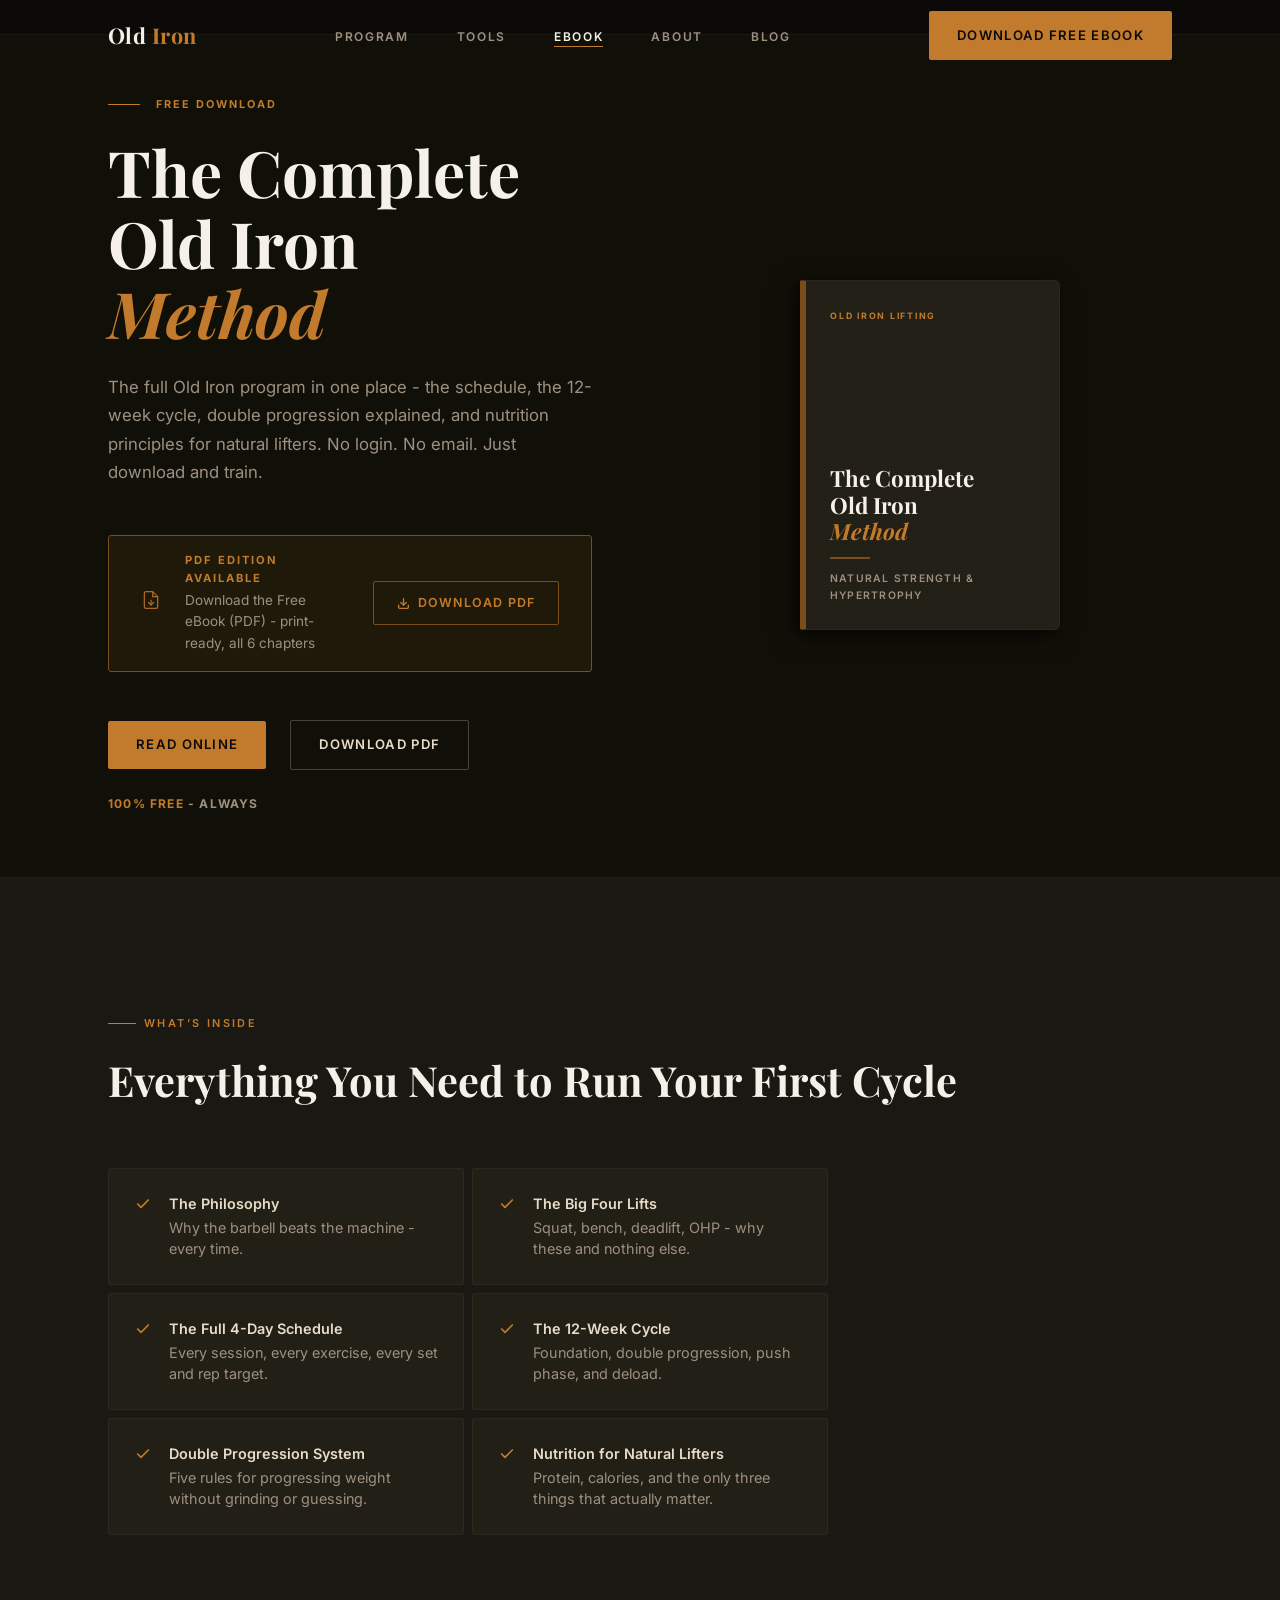
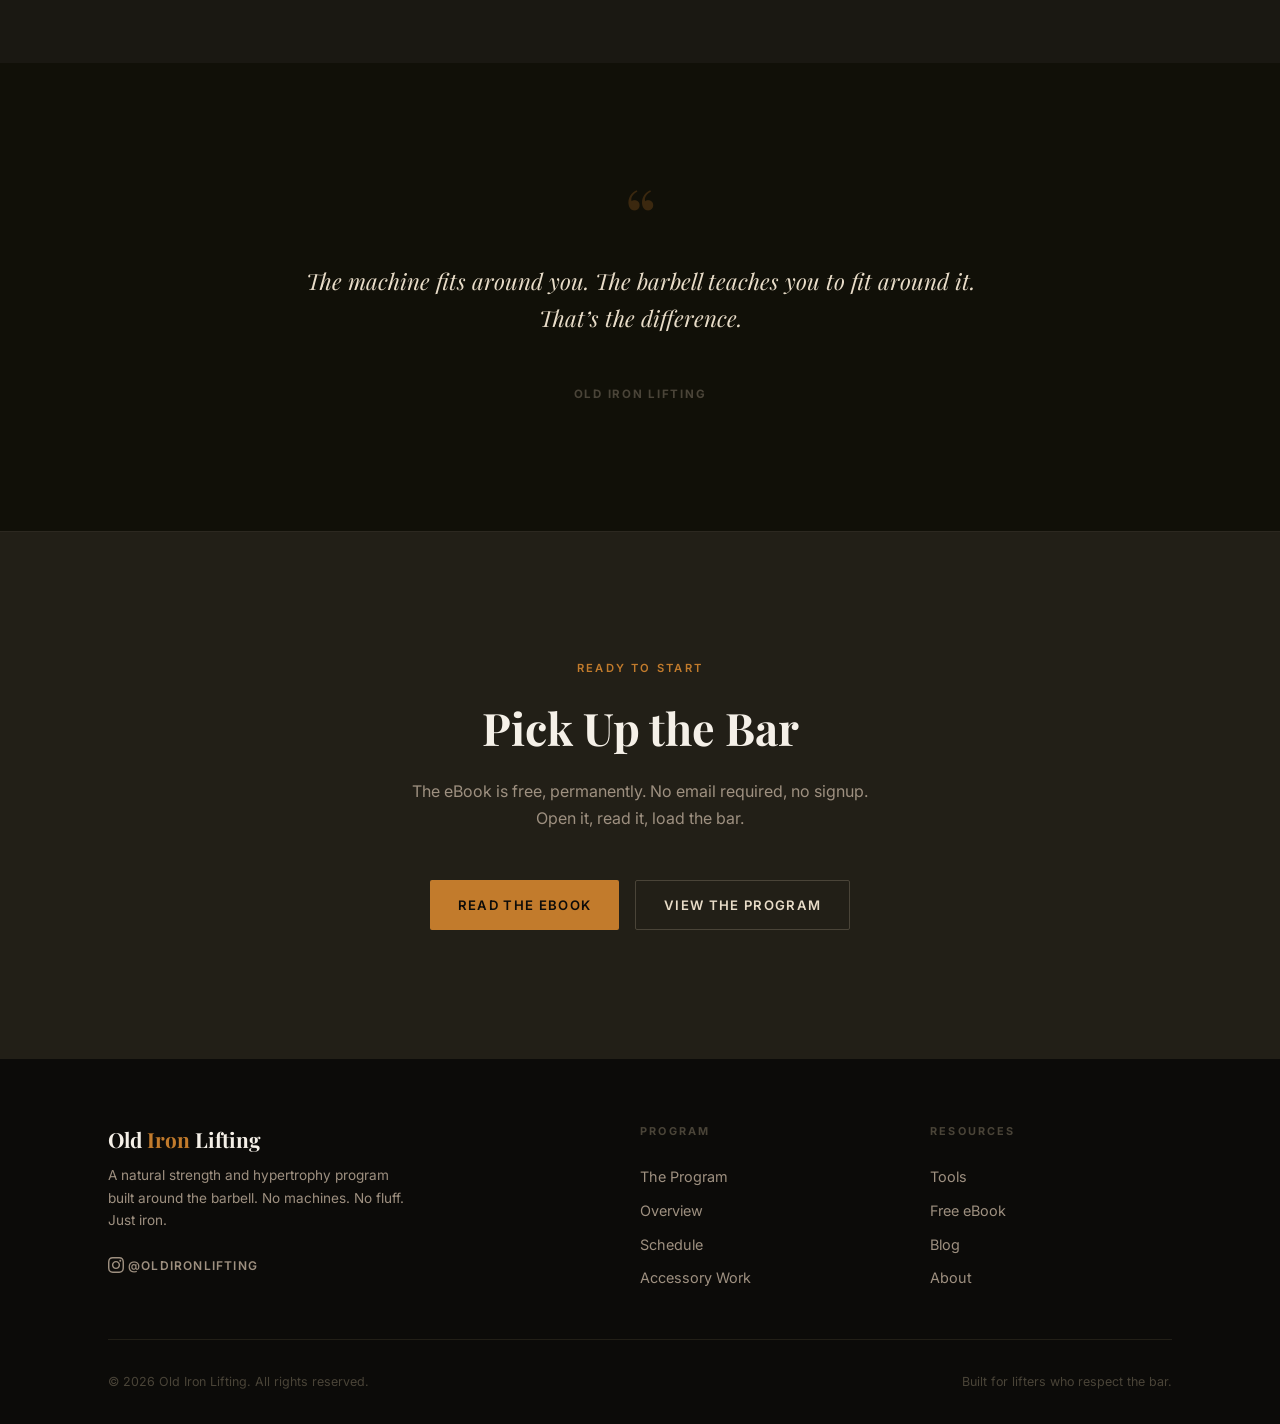
<file: ebook.html>
<!DOCTYPE html>
<html lang="en">
<head>
  <meta charset="UTF-8" />
  <meta name="viewport" content="width=device-width, initial-scale=1.0" />
  <meta name="description" content="Download the Old Iron Lifting eBook - the complete natural strength and hypertrophy program, free. Full program, progression rules, nutrition guidelines." />
  <title>Free eBook - Old Iron Lifting</title>
  <link rel="preconnect" href="https://fonts.googleapis.com" />
  <link rel="preconnect" href="https://fonts.gstatic.com" crossorigin />
  <link rel="stylesheet" href="css/style.css" />
  <style>
    /* ── eBook page styles ── */
    .ebook-hero {
      padding: var(--space-4xl) 0 var(--space-3xl);
      background: var(--bg);
      border-bottom: 1px solid var(--bg-3);
    }
    .ebook-hero-inner {
      display: grid;
      grid-template-columns: 1fr;
      gap: var(--space-3xl);
      align-items: center;
    }
    @media (min-width: 768px) {
      .ebook-hero-inner {
        grid-template-columns: 1fr 1fr;
        gap: var(--space-4xl);
      }
    }
    .ebook-hero-eyebrow {
      display: flex;
      align-items: center;
      gap: var(--space-md);
      margin-bottom: var(--space-lg);
    }
    .ebook-hero-eyebrow-line {
      width: 32px;
      height: 1px;
      background: var(--rust);
    }
    .ebook-hero-eyebrow-text {
      font-size: 0.68rem;
      font-weight: 700;
      letter-spacing: 0.18em;
      text-transform: uppercase;
      color: var(--rust);
    }
    .ebook-hero-title {
      font-family: var(--font-serif);
      font-size: clamp(2.2rem, 6vw, 4rem);
      font-weight: 700;
      color: var(--white);
      line-height: 1.1;
      margin-bottom: var(--space-lg);
    }
    .ebook-hero-title em {
      font-style: italic;
      color: var(--rust);
    }
    .ebook-hero-sub {
      font-size: 1.05rem;
      color: var(--cream-muted);
      line-height: 1.7;
      margin-bottom: var(--space-2xl);
      max-width: 500px;
    }
    .ebook-cta-group {
      display: flex;
      flex-wrap: wrap;
      align-items: center;
      gap: var(--space-lg);
    }
    .ebook-free-badge {
      font-size: 0.75rem;
      font-weight: 700;
      letter-spacing: 0.1em;
      text-transform: uppercase;
      color: var(--cream-muted);
    }
    .ebook-free-badge strong { color: var(--rust); }

    /* PDF download banner */
    .ebook-pdf-banner {
      display: flex;
      align-items: center;
      gap: var(--space-lg);
      padding: var(--space-md) var(--space-xl);
      background: rgba(194, 123, 44, 0.08);
      border: 1px solid var(--rust-dim);
      border-radius: 3px;
      margin-bottom: var(--space-2xl);
      flex-wrap: wrap;
    }
    .ebook-pdf-banner-icon {
      flex-shrink: 0;
      color: var(--rust);
      opacity: 0.85;
    }
    .ebook-pdf-banner-text {
      flex: 1;
      min-width: 0;
    }
    .ebook-pdf-banner-label {
      font-size: 0.7rem;
      font-weight: 700;
      letter-spacing: 0.18em;
      text-transform: uppercase;
      color: var(--rust);
      margin-bottom: 2px;
    }
    .ebook-pdf-banner-desc {
      font-size: 0.85rem;
      color: var(--cream-muted);
    }
    .btn-pdf {
      background: transparent;
      color: var(--rust);
      border: 1px solid var(--rust-dim);
      display: inline-flex;
      align-items: center;
      gap: var(--space-sm);
      padding: 0.7rem 1.4rem;
      font-family: var(--font-sans);
      font-size: 0.78rem;
      font-weight: 600;
      letter-spacing: 0.1em;
      text-transform: uppercase;
      border-radius: 2px;
      white-space: nowrap;
      transition: all var(--mid) var(--ease);
      flex-shrink: 0;
    }
    .btn-pdf:hover {
      background: var(--rust-glow);
      border-color: var(--rust);
      transform: translateY(-1px);
    }

    /* Book mockup */
    .ebook-book-wrap {
      display: flex;
      justify-content: center;
      align-items: center;
    }
    .ebook-book {
      position: relative;
      width: 220px;
      height: 300px;
    }
    @media (min-width: 768px) {
      .ebook-book { width: 260px; height: 350px; }
    }
    .ebook-book-cover {
      width: 100%;
      height: 100%;
      background: var(--bg-3);
      border: 1px solid var(--bg-4);
      border-left: 6px solid var(--rust-dim);
      border-radius: 2px 6px 6px 2px;
      box-shadow: -6px 6px 24px rgba(0,0,0,0.6), -2px 2px 8px rgba(0,0,0,0.4);
      display: flex;
      flex-direction: column;
      justify-content: space-between;
      padding: 28px 24px 24px;
      overflow: hidden;
      position: relative;
    }
    .ebook-book-cover::before {
      content: '';
      position: absolute;
      inset: 0;
      background: repeating-linear-gradient(
        0deg,
        transparent,
        transparent 3px,
        rgba(255,255,255,0.008) 3px,
        rgba(255,255,255,0.008) 4px
      );
      pointer-events: none;
    }
    .ebook-book-label {
      font-size: 0.55rem;
      font-weight: 700;
      letter-spacing: 0.2em;
      text-transform: uppercase;
      color: var(--rust);
    }
    .ebook-book-title-text {
      font-family: var(--font-serif);
      font-size: 1.4rem;
      font-weight: 700;
      color: var(--white);
      line-height: 1.2;
    }
    .ebook-book-title-text em {
      font-style: italic;
      color: var(--rust);
    }
    .ebook-book-rule {
      width: 40px;
      height: 2px;
      background: var(--rust-dim);
      margin: 12px 0;
    }
    .ebook-book-author {
      font-size: 0.65rem;
      font-weight: 600;
      letter-spacing: 0.12em;
      text-transform: uppercase;
      color: var(--cream-muted);
    }

    /* What's Inside */
    .ebook-contents-section {
      background: var(--bg-2);
    }
    .ebook-contents-grid {
      display: grid;
      grid-template-columns: 1fr;
      gap: var(--space-sm);
      max-width: 720px;
    }
    @media (min-width: 640px) {
      .ebook-contents-grid { grid-template-columns: 1fr 1fr; }
    }
    .ebook-contents-item {
      display: flex;
      align-items: flex-start;
      gap: var(--space-md);
      padding: var(--space-lg);
      background: var(--bg-3);
      border: 1px solid var(--bg-4);
      border-radius: 2px;
    }
    .ebook-contents-check {
      flex-shrink: 0;
      width: 20px;
      height: 20px;
      display: flex;
      align-items: center;
      justify-content: center;
      color: var(--rust);
      margin-top: 1px;
    }
    .ebook-contents-text {
      font-size: 0.9rem;
      color: var(--cream-muted);
      line-height: 1.5;
    }
    .ebook-contents-text strong {
      display: block;
      font-weight: 600;
      color: var(--cream);
      margin-bottom: 2px;
    }

    /* Quote section */
    .ebook-quote-section { background: var(--bg); }
    .ebook-quote-inner {
      max-width: 680px;
      margin: 0 auto;
      text-align: center;
    }
    .ebook-quote-mark {
      font-family: var(--font-serif);
      font-size: 5rem;
      line-height: 0.6;
      color: var(--rust-dim);
      opacity: 0.4;
      margin-bottom: var(--space-lg);
      display: block;
    }
    .ebook-quote-text {
      font-family: var(--font-serif);
      font-size: clamp(1.1rem, 2.5vw, 1.4rem);
      color: var(--cream);
      line-height: 1.65;
      font-style: italic;
      margin-bottom: var(--space-2xl);
    }
    .ebook-quote-attr {
      font-size: 0.72rem;
      font-weight: 700;
      letter-spacing: 0.15em;
      text-transform: uppercase;
      color: var(--cream-faint);
    }

    /* Bottom CTA */
    .ebook-bottom-cta {
      background: var(--bg-3);
      border-top: 1px solid var(--bg-4);
      text-align: center;
    }
    .ebook-bottom-cta-title {
      font-family: var(--font-serif);
      font-size: clamp(1.8rem, 4vw, 2.8rem);
      font-weight: 700;
      color: var(--white);
      margin-bottom: var(--space-lg);
    }
    .ebook-bottom-cta-sub {
      color: var(--cream-muted);
      font-size: 1rem;
      max-width: 460px;
      margin: 0 auto var(--space-2xl);
      line-height: 1.7;
    }
  </style>
</head>
<body>

  <!-- ══════════════════════════════════════
       NAVIGATION
  ══════════════════════════════════════ -->
  <nav class="nav" role="navigation" aria-label="Main navigation">
    <div class="container nav-inner">
      <a href="index.html" class="nav-logo">Old <span>Iron</span></a>
      <ul class="nav-links" role="list">
        <li><a href="program.html">Program</a></li>
        <li><a href="tools.html">Tools</a></li>
        <li><a href="ebook.html" class="active">eBook</a></li>
        <li><a href="about.html">About</a></li>
        <li><a href="blog.html">Blog</a></li>
      </ul>
      <a href="ebook-content.html" class="btn btn-primary nav-cta" target="_blank" rel="noopener"><span>Download Free eBook</span></a>
      <button class="nav-toggle" aria-label="Toggle menu" aria-expanded="false">
        <span></span><span></span><span></span>
      </button>
    </div>
  </nav>

  <div class="nav-drawer" role="dialog" aria-label="Mobile navigation">
    <a href="program.html">Program</a>
    <a href="tools.html">Tools</a>
    <a href="ebook.html">eBook</a>
    <a href="about.html">About</a>
    <a href="blog.html">Blog</a>
  </div>


  <!-- ══════════════════════════════════════
       HERO
  ══════════════════════════════════════ -->
  <section class="ebook-hero">
    <div class="container">
      <div class="ebook-hero-inner">

        <div>
          <div class="ebook-hero-eyebrow" aria-hidden="true">
            <div class="ebook-hero-eyebrow-line"></div>
            <span class="ebook-hero-eyebrow-text">Free Download</span>
          </div>

          <h1 class="ebook-hero-title">
            The Complete<br />
            Old Iron<br />
            <em>Method</em>
          </h1>

          <p class="ebook-hero-sub">
            The full Old Iron program in one place - the schedule, the 12-week cycle,
            double progression explained, and nutrition principles for natural lifters.
            No login. No email. Just download and train.
          </p>

          <!-- PDF download banner -->
          <div class="ebook-pdf-banner" role="complementary" aria-label="PDF download">
            <span class="ebook-pdf-banner-icon" aria-hidden="true">
              <svg width="20" height="20" viewBox="0 0 24 24" fill="none" stroke="currentColor" stroke-width="1.5" stroke-linecap="round" stroke-linejoin="round">
                <path d="M14 2H6a2 2 0 0 0-2 2v16a2 2 0 0 0 2 2h12a2 2 0 0 0 2-2V8z"/>
                <polyline points="14 2 14 8 20 8"/>
                <line x1="12" y1="18" x2="12" y2="12"/>
                <polyline points="9 15 12 18 15 15"/>
              </svg>
            </span>
            <div class="ebook-pdf-banner-text">
              <p class="ebook-pdf-banner-label">PDF Edition Available</p>
              <p class="ebook-pdf-banner-desc">Download the Free eBook (PDF) - print-ready, all 6 chapters</p>
            </div>
            <a href="ebook-download.html?print=true" target="_blank" rel="noopener" class="btn-pdf">
              <svg width="13" height="13" viewBox="0 0 24 24" fill="none" stroke="currentColor" stroke-width="2.5" stroke-linecap="round" stroke-linejoin="round" aria-hidden="true">
                <path d="M21 15v4a2 2 0 0 1-2 2H5a2 2 0 0 1-2-2v-4"/>
                <polyline points="7 10 12 15 17 10"/>
                <line x1="12" y1="15" x2="12" y2="3"/>
              </svg>
              Download PDF
            </a>
          </div>

          <div class="ebook-cta-group">
            <a href="ebook-content.html" class="btn btn-primary" target="_blank" rel="noopener">
              <span>Read Online</span>
            </a>
            <a href="ebook-download.html?print=true" target="_blank" rel="noopener" class="btn btn-ghost">
              Download PDF
            </a>
            <span class="ebook-free-badge"><strong>100% Free</strong> - always</span>
          </div>
        </div>

        <div class="ebook-book-wrap" aria-hidden="true">
          <div class="ebook-book">
            <div class="ebook-book-cover">
              <div>
                <p class="ebook-book-label">Old Iron Lifting</p>
              </div>
              <div>
                <p class="ebook-book-title-text">The Complete<br />Old Iron<br /><em>Method</em></p>
                <div class="ebook-book-rule"></div>
                <p class="ebook-book-author">Natural Strength &amp; Hypertrophy</p>
              </div>
            </div>
          </div>
        </div>

      </div>
    </div>
  </section>


  <!-- ══════════════════════════════════════
       WHAT'S INSIDE
  ══════════════════════════════════════ -->
  <section class="section ebook-contents-section" aria-labelledby="contents-heading">
    <div class="container">

      <span class="section-label" id="contents-heading">What&rsquo;s Inside</span>
      <h2 style="font-family:var(--font-serif); font-size:clamp(1.8rem,4vw,2.6rem); font-weight:700; color:var(--white); margin-bottom:var(--space-3xl);">
        Everything You Need to Run Your First Cycle
      </h2>

      <div class="ebook-contents-grid">

        <div class="ebook-contents-item">
          <span class="ebook-contents-check" aria-hidden="true">
            <svg width="16" height="16" viewBox="0 0 24 24" fill="none" stroke="currentColor" stroke-width="2.5" stroke-linecap="round" stroke-linejoin="round">
              <polyline points="20 6 9 17 4 12"/>
            </svg>
          </span>
          <div class="ebook-contents-text">
            <strong>The Philosophy</strong>
            Why the barbell beats the machine - every time.
          </div>
        </div>

        <div class="ebook-contents-item">
          <span class="ebook-contents-check" aria-hidden="true">
            <svg width="16" height="16" viewBox="0 0 24 24" fill="none" stroke="currentColor" stroke-width="2.5" stroke-linecap="round" stroke-linejoin="round">
              <polyline points="20 6 9 17 4 12"/>
            </svg>
          </span>
          <div class="ebook-contents-text">
            <strong>The Big Four Lifts</strong>
            Squat, bench, deadlift, OHP - why these and nothing else.
          </div>
        </div>

        <div class="ebook-contents-item">
          <span class="ebook-contents-check" aria-hidden="true">
            <svg width="16" height="16" viewBox="0 0 24 24" fill="none" stroke="currentColor" stroke-width="2.5" stroke-linecap="round" stroke-linejoin="round">
              <polyline points="20 6 9 17 4 12"/>
            </svg>
          </span>
          <div class="ebook-contents-text">
            <strong>The Full 4-Day Schedule</strong>
            Every session, every exercise, every set and rep target.
          </div>
        </div>

        <div class="ebook-contents-item">
          <span class="ebook-contents-check" aria-hidden="true">
            <svg width="16" height="16" viewBox="0 0 24 24" fill="none" stroke="currentColor" stroke-width="2.5" stroke-linecap="round" stroke-linejoin="round">
              <polyline points="20 6 9 17 4 12"/>
            </svg>
          </span>
          <div class="ebook-contents-text">
            <strong>The 12-Week Cycle</strong>
            Foundation, double progression, push phase, and deload.
          </div>
        </div>

        <div class="ebook-contents-item">
          <span class="ebook-contents-check" aria-hidden="true">
            <svg width="16" height="16" viewBox="0 0 24 24" fill="none" stroke="currentColor" stroke-width="2.5" stroke-linecap="round" stroke-linejoin="round">
              <polyline points="20 6 9 17 4 12"/>
            </svg>
          </span>
          <div class="ebook-contents-text">
            <strong>Double Progression System</strong>
            Five rules for progressing weight without grinding or guessing.
          </div>
        </div>

        <div class="ebook-contents-item">
          <span class="ebook-contents-check" aria-hidden="true">
            <svg width="16" height="16" viewBox="0 0 24 24" fill="none" stroke="currentColor" stroke-width="2.5" stroke-linecap="round" stroke-linejoin="round">
              <polyline points="20 6 9 17 4 12"/>
            </svg>
          </span>
          <div class="ebook-contents-text">
            <strong>Nutrition for Natural Lifters</strong>
            Protein, calories, and the only three things that actually matter.
          </div>
        </div>

      </div>

    </div>
  </section>


  <!-- ══════════════════════════════════════
       QUOTE
  ══════════════════════════════════════ -->
  <section class="section ebook-quote-section" aria-label="Program philosophy">
    <div class="container">
      <div class="ebook-quote-inner">
        <span class="ebook-quote-mark" aria-hidden="true">&ldquo;</span>
        <p class="ebook-quote-text">
          The machine fits around you. The barbell teaches you to fit around it.
          That&rsquo;s the difference.
        </p>
        <p class="ebook-quote-attr">Old Iron Lifting</p>
      </div>
    </div>
  </section>


  <!-- ══════════════════════════════════════
       BOTTOM CTA
  ══════════════════════════════════════ -->
  <section class="section ebook-bottom-cta" aria-label="Download call to action">
    <div class="container">
      <span class="eyebrow" style="display:block; text-align:center; margin-bottom:var(--space-lg);">Ready to Start</span>
      <h2 class="ebook-bottom-cta-title">Pick Up the Bar</h2>
      <p class="ebook-bottom-cta-sub">
        The eBook is free, permanently. No email required, no signup.
        Open it, read it, load the bar.
      </p>
      <div style="display:flex; justify-content:center; flex-wrap:wrap; gap:var(--space-md);">
        <a href="ebook-content.html" class="btn btn-primary" target="_blank" rel="noopener">
          <span>Read the eBook</span>
        </a>
        <a href="program.html" class="btn btn-ghost">View the Program</a>
      </div>
    </div>
  </section>


  <!-- ══════════════════════════════════════
       FOOTER
  ══════════════════════════════════════ -->
  <footer class="footer" role="contentinfo">
    <div class="container">
      <div class="footer-inner">
        <div class="footer-brand">
          <p class="footer-brand-name">Old <span>Iron</span> Lifting</p>
          <p class="footer-tagline">
            A natural strength and hypertrophy program built around the barbell.
            No machines. No fluff. Just iron.
          </p>
          <div class="footer-social">
            <a href="https://instagram.com/oldironlifting" target="_blank" rel="noopener noreferrer" aria-label="Follow on Instagram">
              <svg width="16" height="16" viewBox="0 0 24 24" fill="currentColor" aria-hidden="true">
                <path d="M12 2.163c3.204 0 3.584.012 4.85.07 3.252.148 4.771 1.691 4.919 4.919.058 1.265.069 1.645.069 4.849 0 3.205-.012 3.584-.069 4.849-.149 3.225-1.664 4.771-4.919 4.919-1.266.058-1.644.07-4.85.07-3.204 0-3.584-.012-4.849-.07-3.26-.149-4.771-1.699-4.919-4.92-.058-1.265-.07-1.644-.07-4.849 0-3.204.013-3.583.07-4.849.149-3.227 1.664-4.771 4.919-4.919 1.266-.057 1.645-.069 4.849-.069zm0-2.163c-3.259 0-3.667.014-4.947.072-4.358.2-6.78 2.618-6.98 6.98-.059 1.281-.073 1.689-.073 4.948 0 3.259.014 3.668.072 4.948.2 4.358 2.618 6.78 6.98 6.98 1.281.058 1.689.072 4.948.072 3.259 0 3.668-.014 4.948-.072 4.354-.2 6.782-2.618 6.979-6.98.059-1.28.073-1.689.073-4.948 0-3.259-.014-3.667-.072-4.947-.196-4.354-2.617-6.78-6.979-6.98-1.281-.059-1.69-.073-4.949-.073zm0 5.838c-3.403 0-6.162 2.759-6.162 6.162s2.759 6.163 6.162 6.163 6.162-2.759 6.162-6.163c0-3.403-2.759-6.162-6.162-6.162zm0 10.162c-2.209 0-4-1.79-4-4 0-2.209 1.791-4 4-4s4 1.791 4 4c0 2.21-1.791 4-4 4zm6.406-11.845c-.796 0-1.441.645-1.441 1.44s.645 1.44 1.441 1.44c.795 0 1.439-.645 1.439-1.44s-.644-1.44-1.439-1.44z"/>
              </svg>
              @oldironlifting
            </a>
          </div>
        </div>
        <div class="footer-col">
          <p class="footer-col-title">Program</p>
          <ul class="footer-links" role="list">
            <li><a href="program.html">The Program</a></li>
            <li><a href="program.html#overview">Overview</a></li>
            <li><a href="program.html#schedule">Schedule</a></li>
            <li><a href="program.html#schedule">Accessory Work</a></li>
          </ul>
        </div>
        <div class="footer-col">
          <p class="footer-col-title">Resources</p>
          <ul class="footer-links" role="list">
            <li><a href="tools.html">Tools</a></li>
            <li><a href="ebook.html">Free eBook</a></li>
            <li><a href="blog.html">Blog</a></li>
            <li><a href="about.html">About</a></li>
          </ul>
        </div>
      </div>
      <div class="footer-bottom">
        <p class="footer-copy">&copy; 2026 Old Iron Lifting. All rights reserved.</p>
        <p class="footer-copy">Built for lifters who respect the bar.</p>
      </div>
    </div>
  </footer>

  <script src="js/main.js"></script>
</body>
</html>
</file>
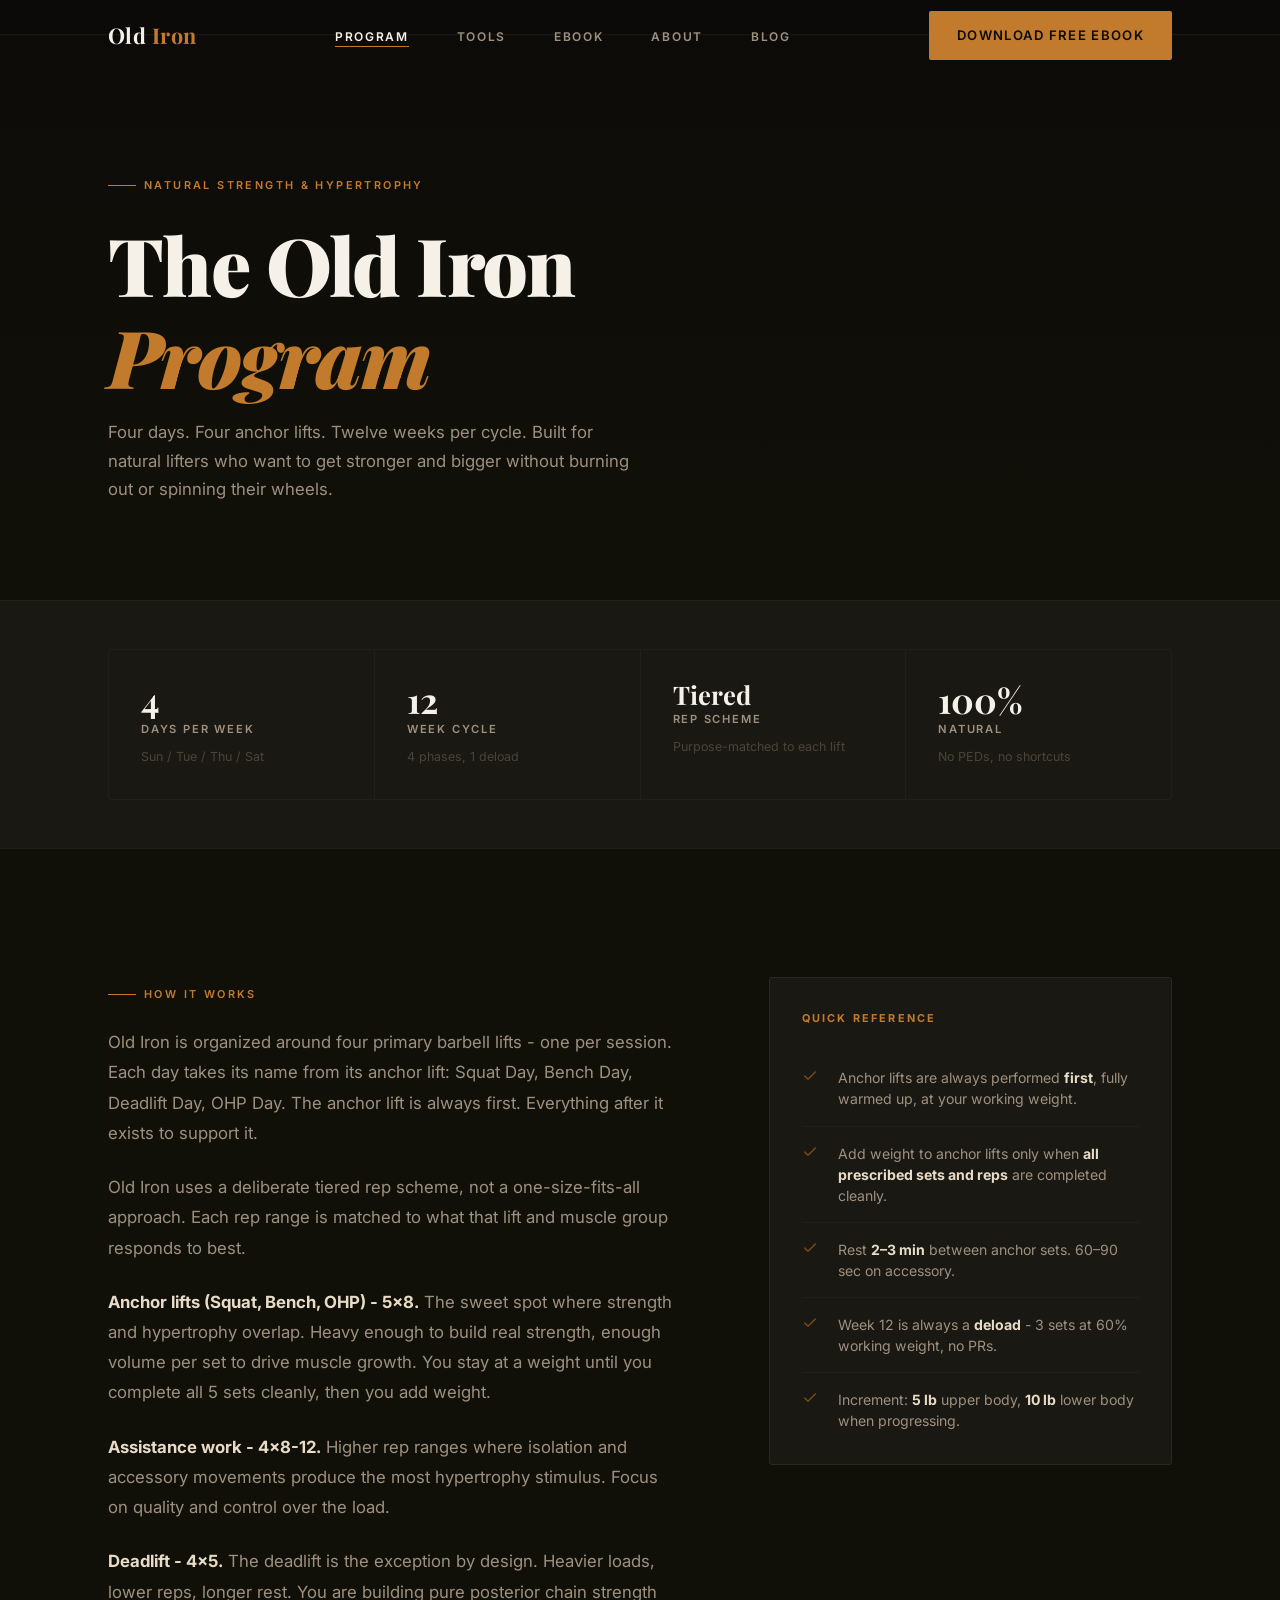
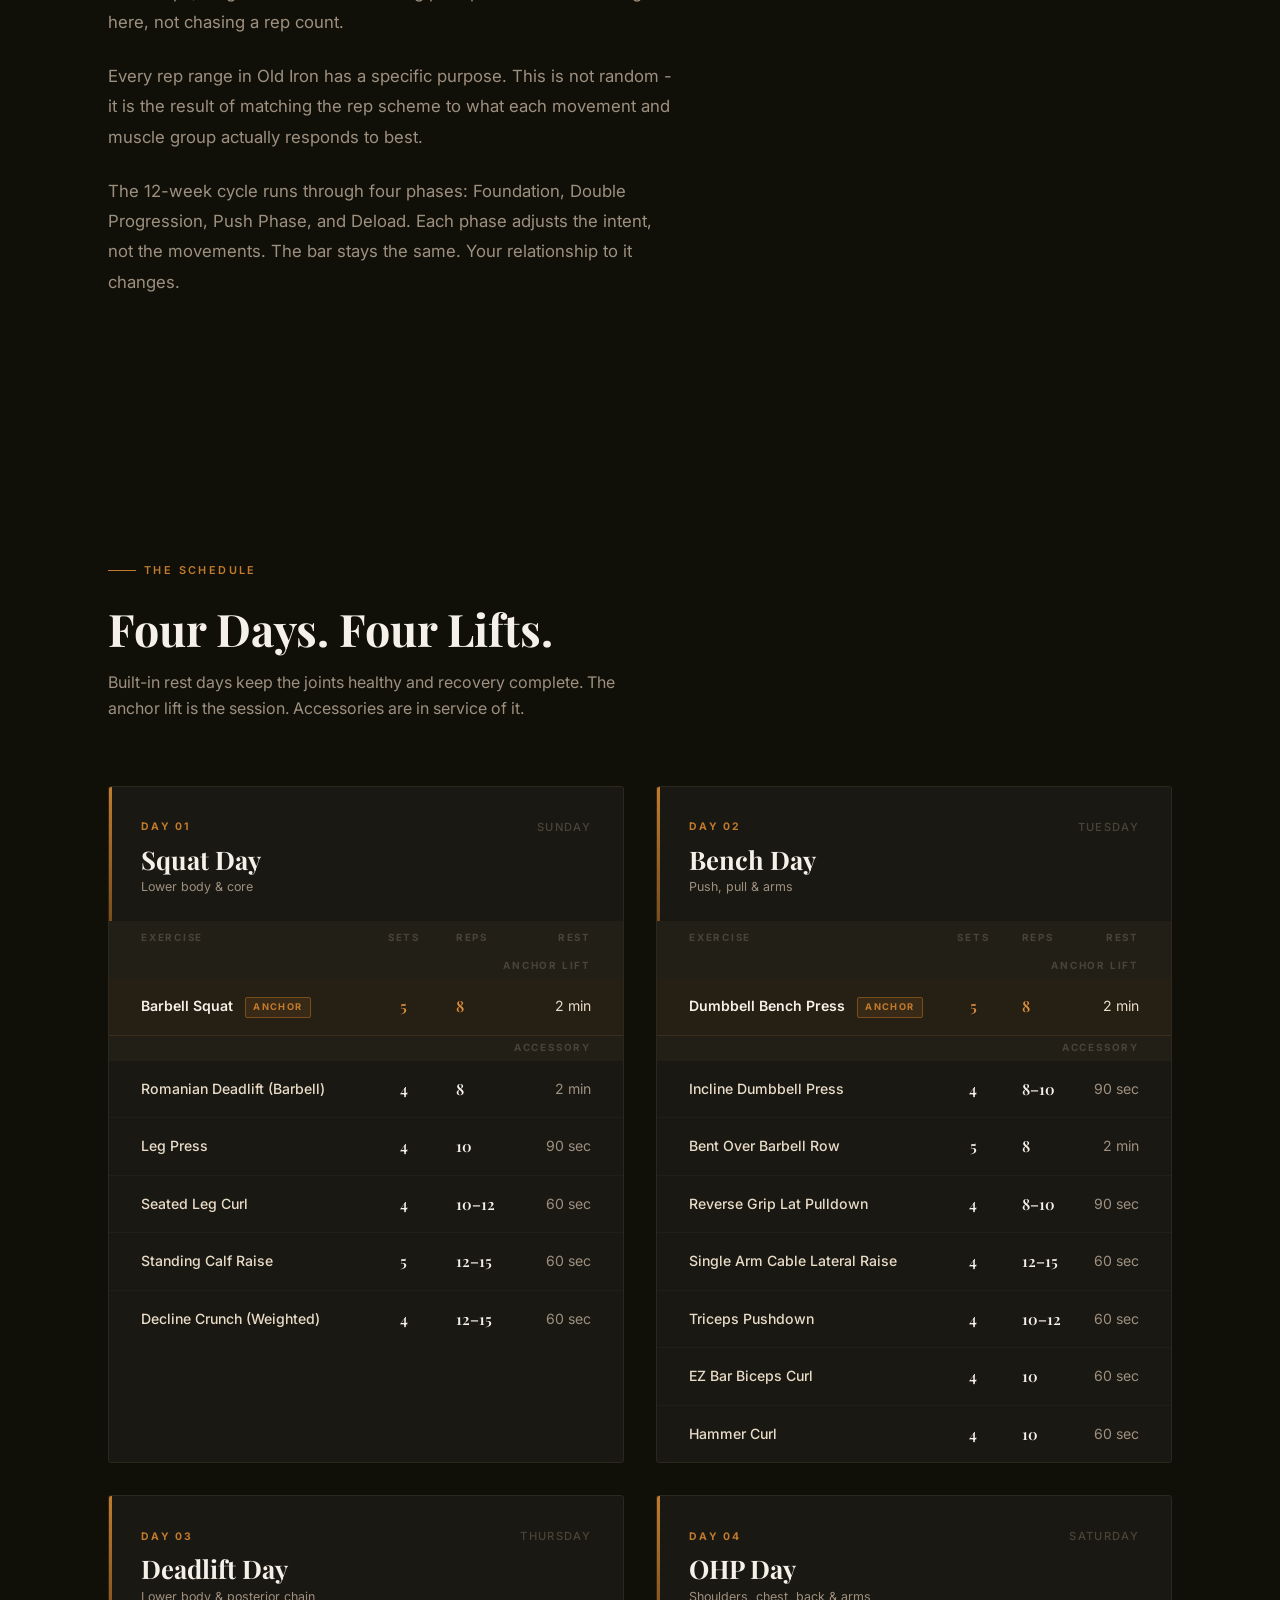
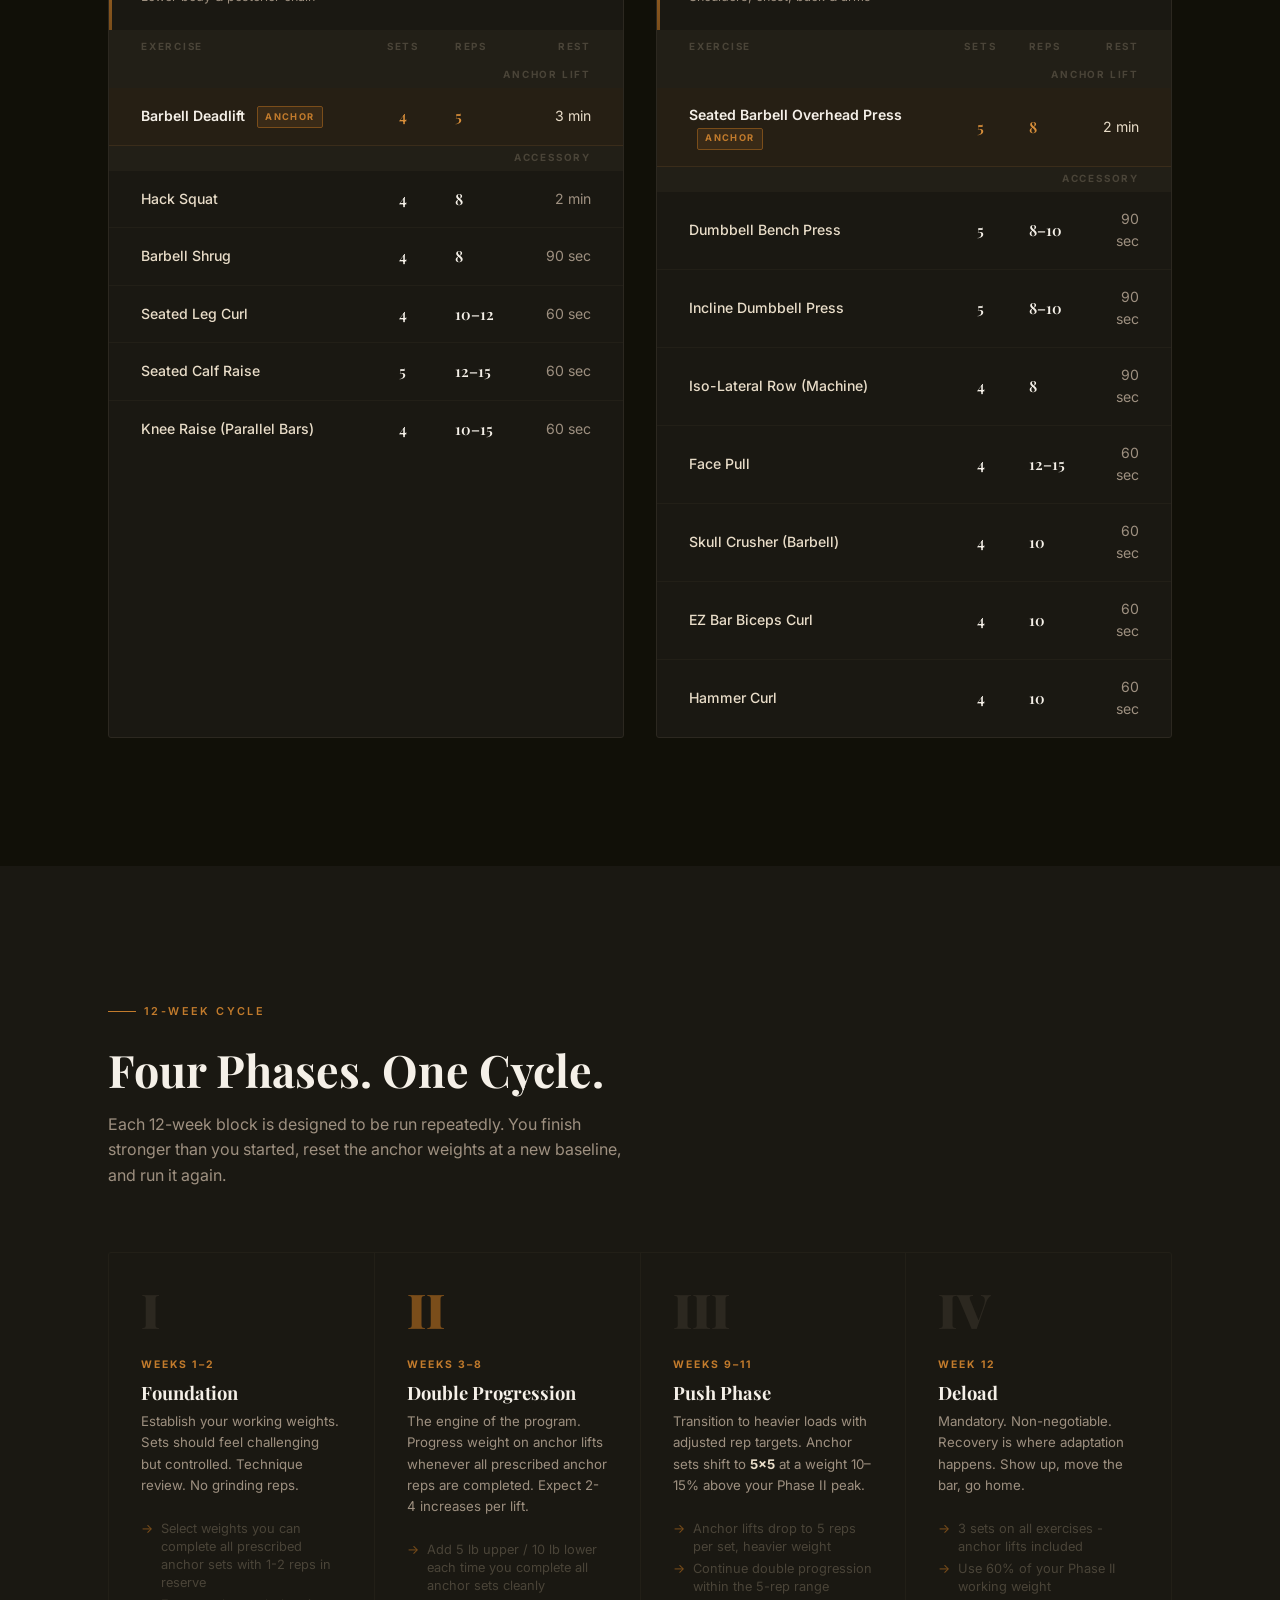
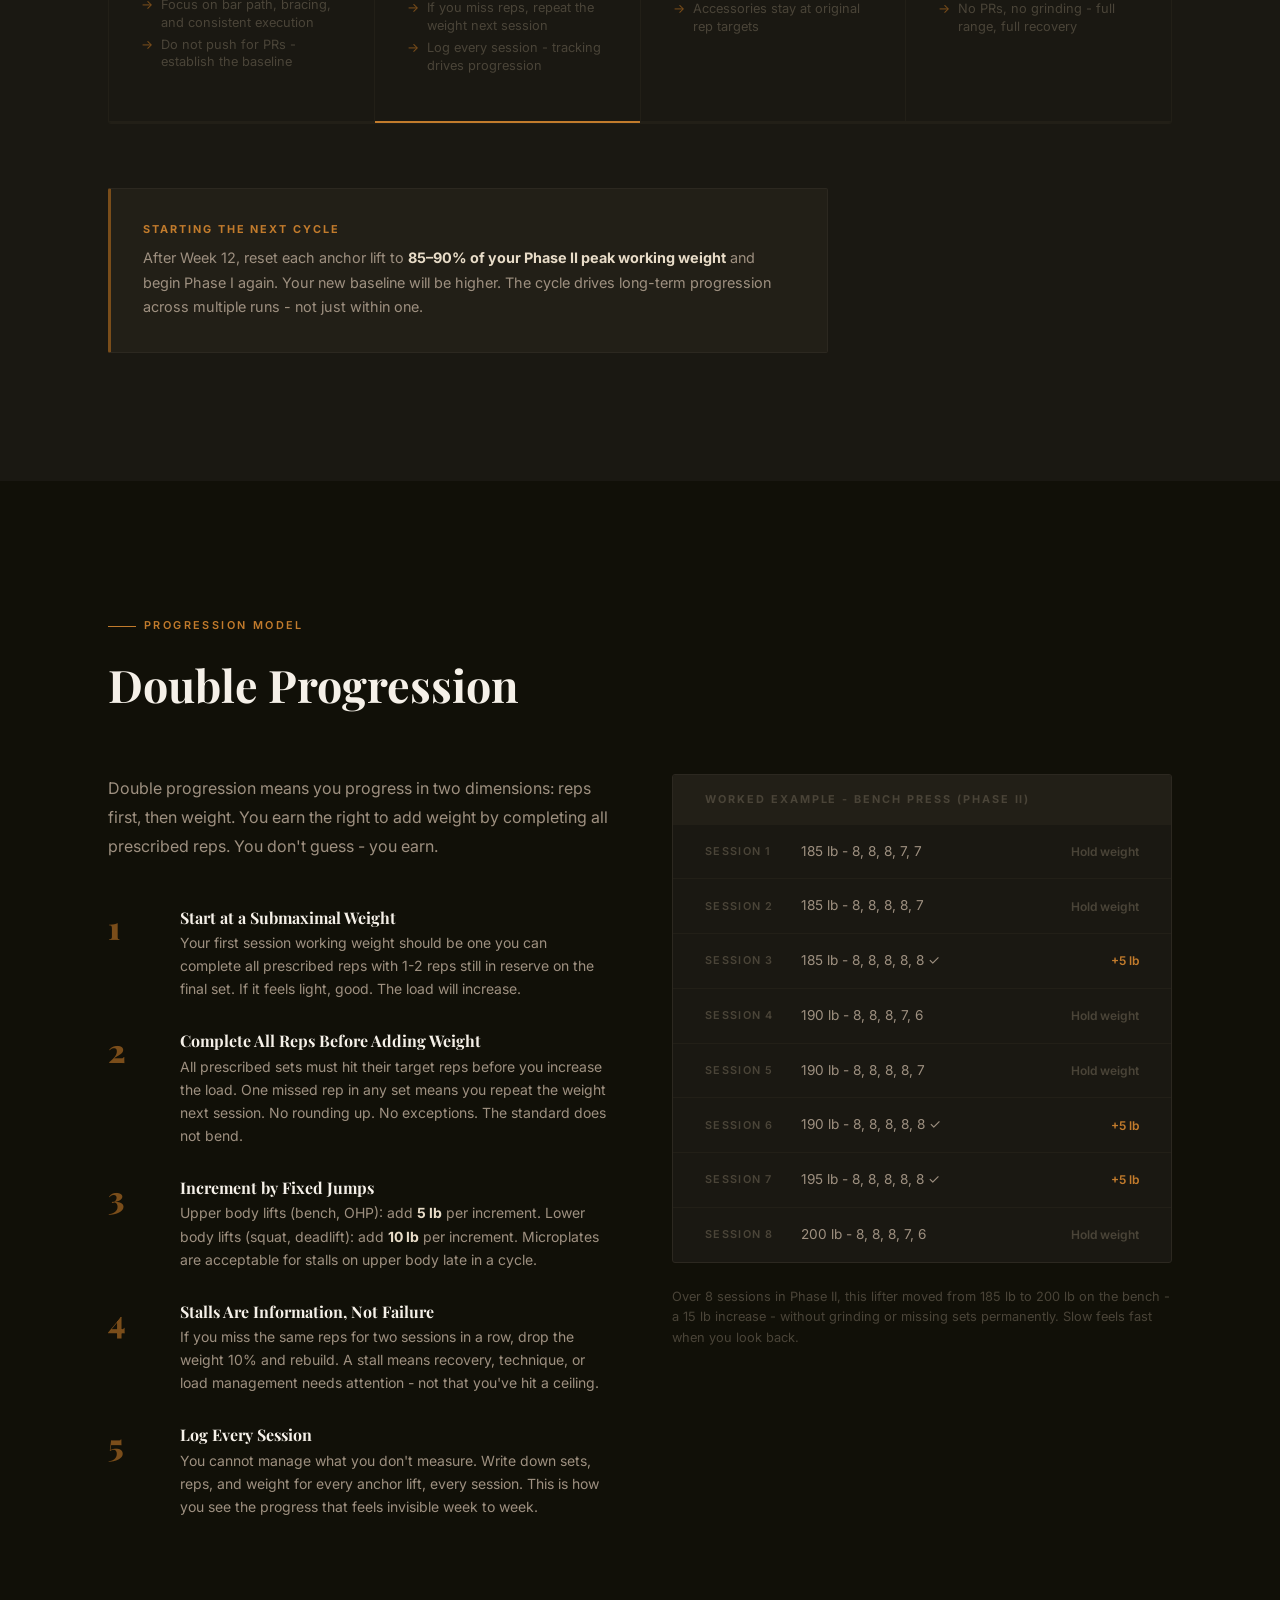
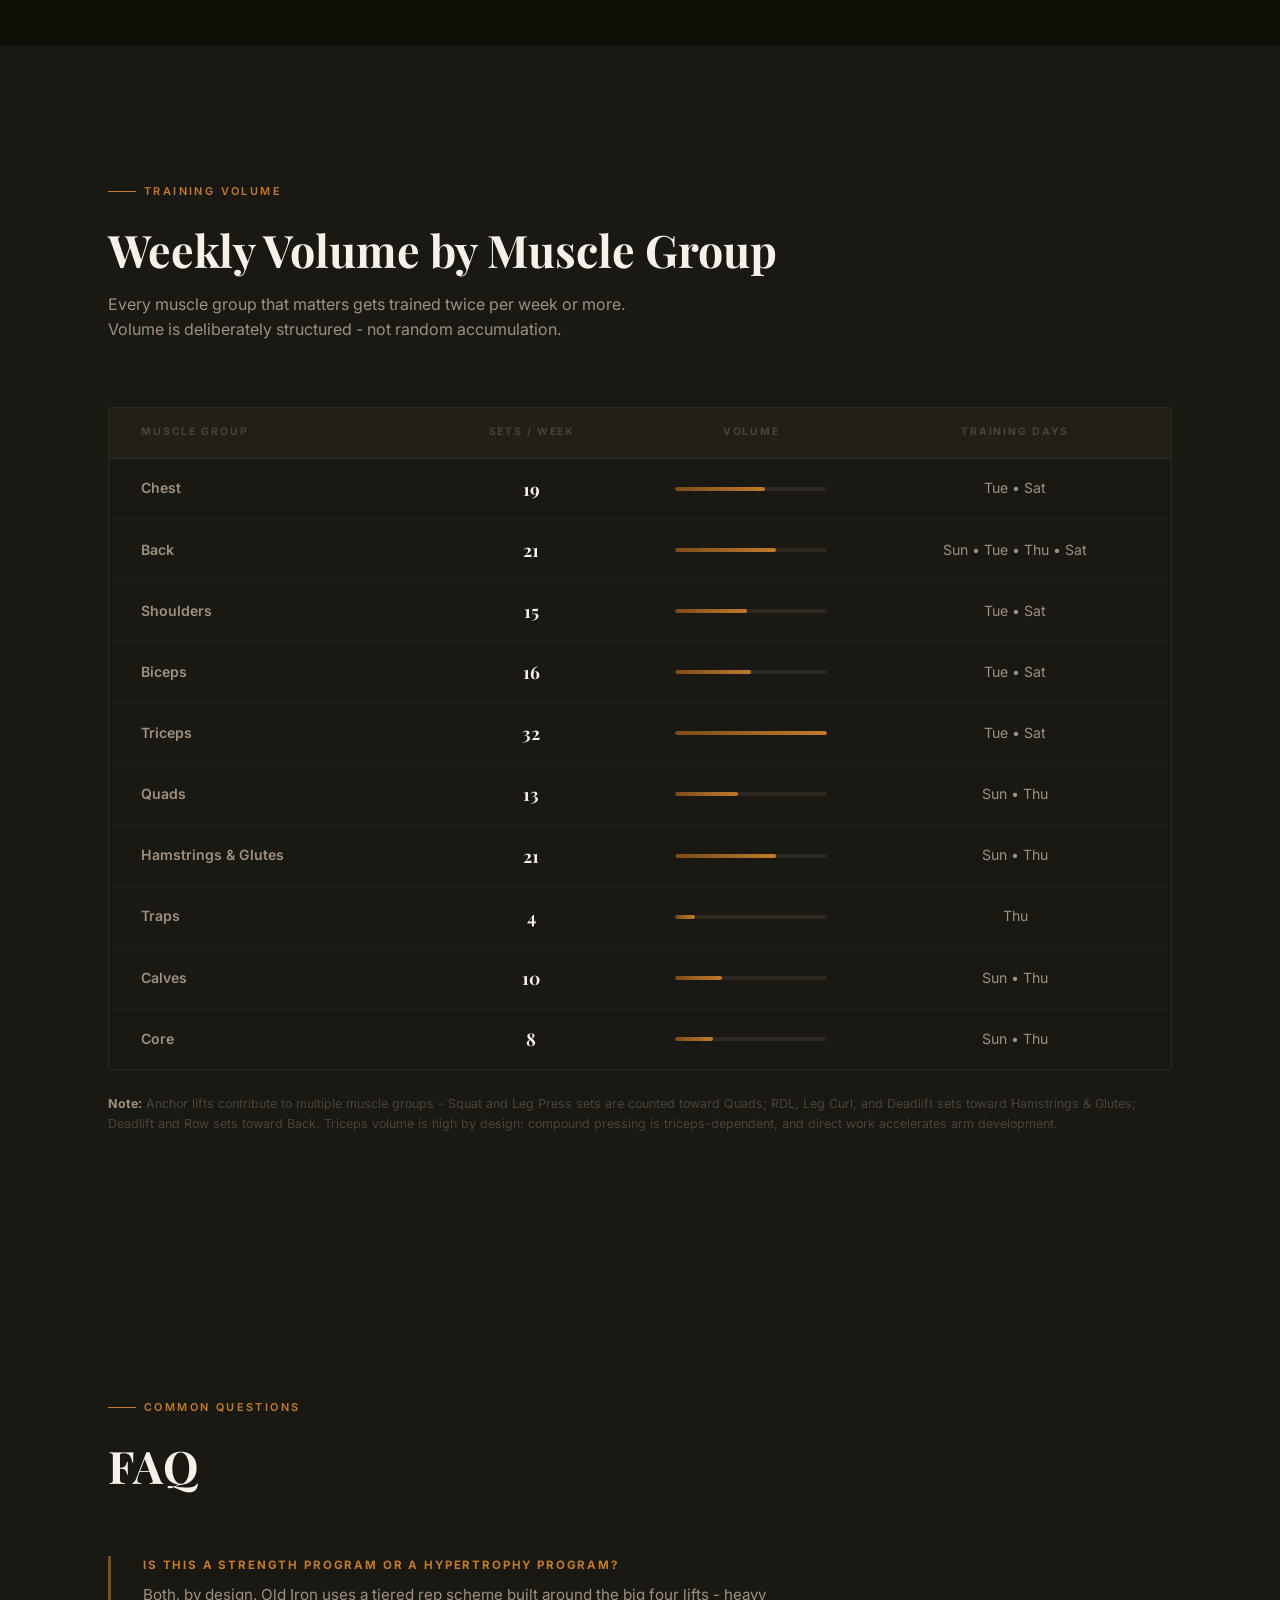
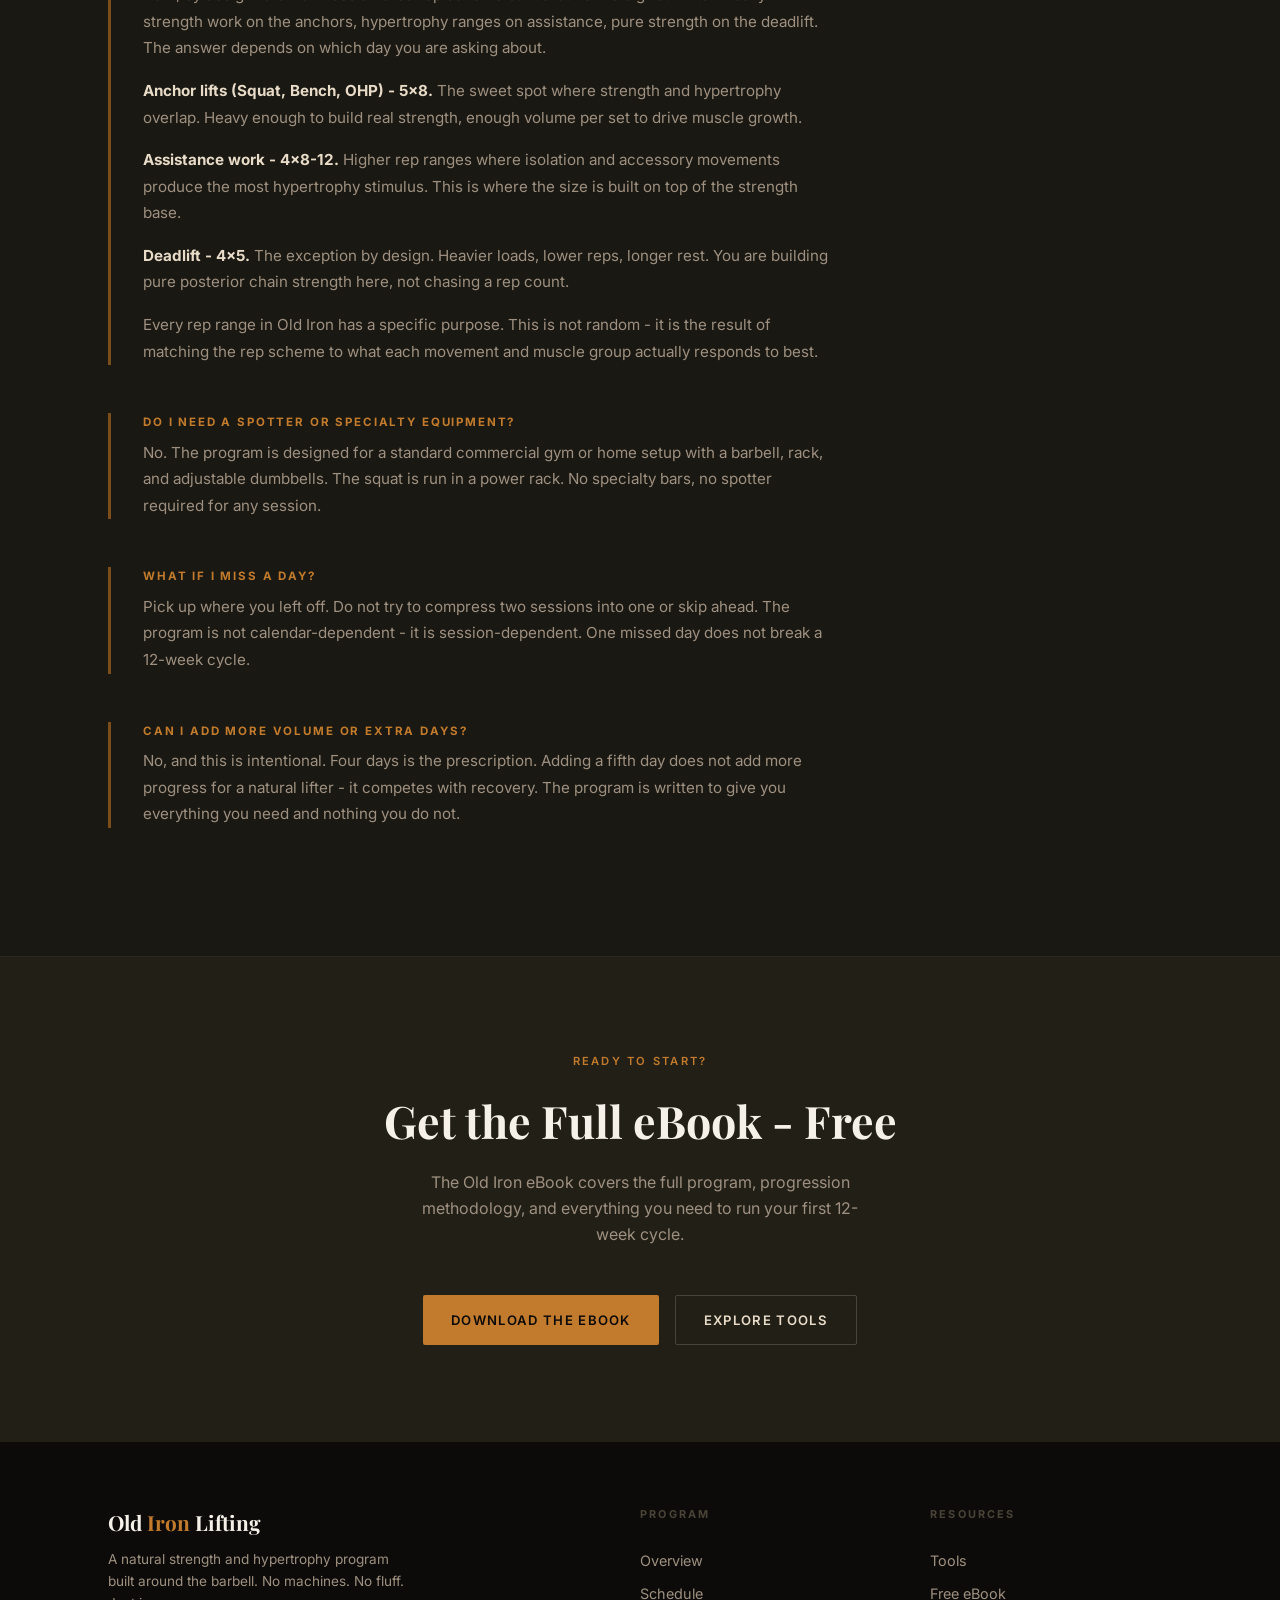
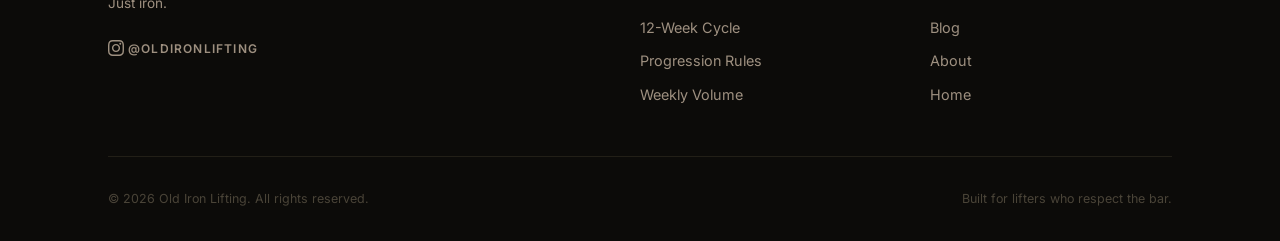
<file: program.html>
<!DOCTYPE html>
<html lang="en">
<head>
  <meta charset="UTF-8" />
  <meta name="viewport" content="width=device-width, initial-scale=1.0" />
  <meta name="description" content="The Old Iron Lifting program - a 4-day natural strength and hypertrophy program built around the squat, bench, deadlift, and overhead press. 12-week cycles with double progression." />
  <title>The Program - Old Iron Lifting</title>
  <link rel="preconnect" href="https://fonts.googleapis.com" />
  <link rel="preconnect" href="https://fonts.gstatic.com" crossorigin />
  <link rel="stylesheet" href="css/style.css" />
</head>
<body>

  <!-- ══════════════════════════════════════
       NAVIGATION
  ══════════════════════════════════════ -->
  <nav class="nav" role="navigation" aria-label="Main navigation">
    <div class="container nav-inner">
      <a href="index.html" class="nav-logo">Old <span>Iron</span></a>
      <ul class="nav-links" role="list">
        <li><a href="program.html" class="active">Program</a></li>
        <li><a href="tools.html">Tools</a></li>
        <li><a href="ebook.html">eBook</a></li>
        <li><a href="about.html">About</a></li>
        <li><a href="blog.html">Blog</a></li>
      </ul>
      <a href="ebook.html" class="btn btn-primary nav-cta"><span>Download Free eBook</span></a>
      <button class="nav-toggle" aria-label="Toggle menu" aria-expanded="false">
        <span></span><span></span><span></span>
      </button>
    </div>
  </nav>

  <div class="nav-drawer" role="dialog" aria-label="Mobile navigation">
    <a href="program.html">Program</a>
    <a href="tools.html">Tools</a>
    <a href="ebook.html">eBook</a>
    <a href="about.html">About</a>
    <a href="blog.html">Blog</a>
  </div>


  <!-- ══════════════════════════════════════
       PAGE HERO
  ══════════════════════════════════════ -->
  <header class="page-hero">
    <div class="container">
      <span class="section-label">Natural Strength &amp; Hypertrophy</span>
      <h1 class="page-hero-title">The Old Iron<br /><em style="font-style:italic; color:var(--rust);">Program</em></h1>
      <p class="page-hero-sub">
        Four days. Four anchor lifts. Twelve weeks per cycle.
        Built for natural lifters who want to get stronger and bigger without
        burning out or spinning their wheels.
      </p>
    </div>
  </header>


  <!-- ══════════════════════════════════════
       AT-A-GLANCE
  ══════════════════════════════════════ -->
  <section class="program-at-a-glance" aria-label="Program overview stats">
    <div class="container">
      <div class="glance-grid">

        <div class="glance-item">
          <span class="glance-value">4</span>
          <span class="glance-label">Days Per Week</span>
          <span class="glance-sub">Sun / Tue / Thu / Sat</span>
        </div>

        <div class="glance-item">
          <span class="glance-value">12</span>
          <span class="glance-label">Week Cycle</span>
          <span class="glance-sub">4 phases, 1 deload</span>
        </div>

        <div class="glance-item">
          <span class="glance-value" style="font-size:clamp(1rem,2.5vw,1.6rem); font-style:normal;">Tiered</span>
          <span class="glance-label">Rep Scheme</span>
          <span class="glance-sub">Purpose-matched to each lift</span>
        </div>

        <div class="glance-item">
          <span class="glance-value">100%</span>
          <span class="glance-label">Natural</span>
          <span class="glance-sub">No PEDs, no shortcuts</span>
        </div>

      </div>
    </div>
  </section>


  <!-- ══════════════════════════════════════
       PROGRAM INTRO
  ══════════════════════════════════════ -->
  <section class="section program-intro" id="overview" aria-labelledby="overview-heading">
    <div class="container">
      <div class="program-intro-inner">

        <div>
          <span class="section-label" id="overview-heading">How It Works</span>
          <div class="program-intro-body">
            <p>
              Old Iron is organized around four primary barbell lifts - one per session.
              Each day takes its name from its anchor lift: Squat Day, Bench Day, Deadlift Day, OHP Day.
              The anchor lift is always first. Everything after it exists to support it.
            </p>
            <p>
              Old Iron uses a deliberate tiered rep scheme, not a one-size-fits-all approach.
              Each rep range is matched to what that lift and muscle group responds to best.
            </p>
            <p>
              <strong style="color:var(--cream)">Anchor lifts (Squat, Bench, OHP) - 5&times;8.</strong>
              The sweet spot where strength and hypertrophy overlap. Heavy enough to build real
              strength, enough volume per set to drive muscle growth. You stay at a weight until
              you complete all 5 sets cleanly, then you add weight.
            </p>
            <p>
              <strong style="color:var(--cream)">Assistance work - 4&times;8-12.</strong>
              Higher rep ranges where isolation and accessory movements produce the most
              hypertrophy stimulus. Focus on quality and control over the load.
            </p>
            <p>
              <strong style="color:var(--cream)">Deadlift - 4&times;5.</strong>
              The deadlift is the exception by design. Heavier loads, lower reps, longer rest.
              You are building pure posterior chain strength here, not chasing a rep count.
            </p>
            <p>
              Every rep range in Old Iron has a specific purpose. This is not random - it is the
              result of matching the rep scheme to what each movement and muscle group actually
              responds to best.
            </p>
            <p>
              The 12-week cycle runs through four phases: Foundation, Double Progression,
              Push Phase, and Deload. Each phase adjusts the intent, not the movements.
              The bar stays the same. Your relationship to it changes.
            </p>
          </div>
        </div>

        <aside class="program-rules-quick" aria-label="Quick reference rules">
          <p class="program-rules-quick-title">Quick Reference</p>

          <div class="quick-rule">
            <span class="quick-rule-icon" aria-hidden="true">
              <svg width="16" height="16" viewBox="0 0 24 24" fill="none" stroke="currentColor" stroke-width="2" stroke-linecap="round" stroke-linejoin="round">
                <polyline points="20 6 9 17 4 12"/>
              </svg>
            </span>
            <span>Anchor lifts are always performed <strong style="color:var(--cream)">first</strong>, fully warmed up, at your working weight.</span>
          </div>

          <div class="quick-rule">
            <span class="quick-rule-icon" aria-hidden="true">
              <svg width="16" height="16" viewBox="0 0 24 24" fill="none" stroke="currentColor" stroke-width="2" stroke-linecap="round" stroke-linejoin="round">
                <polyline points="20 6 9 17 4 12"/>
              </svg>
            </span>
            <span>Add weight to anchor lifts only when <strong style="color:var(--cream)">all prescribed sets and reps</strong> are completed cleanly.</span>
          </div>

          <div class="quick-rule">
            <span class="quick-rule-icon" aria-hidden="true">
              <svg width="16" height="16" viewBox="0 0 24 24" fill="none" stroke="currentColor" stroke-width="2" stroke-linecap="round" stroke-linejoin="round">
                <polyline points="20 6 9 17 4 12"/>
              </svg>
            </span>
            <span>Rest <strong style="color:var(--cream)">2–3 min</strong> between anchor sets. 60–90 sec on accessory.</span>
          </div>

          <div class="quick-rule">
            <span class="quick-rule-icon" aria-hidden="true">
              <svg width="16" height="16" viewBox="0 0 24 24" fill="none" stroke="currentColor" stroke-width="2" stroke-linecap="round" stroke-linejoin="round">
                <polyline points="20 6 9 17 4 12"/>
              </svg>
            </span>
            <span>Week 12 is always a <strong style="color:var(--cream)">deload</strong> - 3 sets at 60% working weight, no PRs.</span>
          </div>

          <div class="quick-rule">
            <span class="quick-rule-icon" aria-hidden="true">
              <svg width="16" height="16" viewBox="0 0 24 24" fill="none" stroke="currentColor" stroke-width="2" stroke-linecap="round" stroke-linejoin="round">
                <polyline points="20 6 9 17 4 12"/>
              </svg>
            </span>
            <span>Increment: <strong style="color:var(--cream)">5 lb</strong> upper body, <strong style="color:var(--cream)">10 lb</strong> lower body when progressing.</span>
          </div>
        </aside>

      </div>
    </div>
  </section>


  <!-- ══════════════════════════════════════
       THE SCHEDULE - 4 DAY CARDS
  ══════════════════════════════════════ -->
  <section class="section schedule-section" id="schedule" aria-labelledby="schedule-heading">
    <div class="container">

      <header class="schedule-header">
        <span class="section-label" id="schedule-heading">The Schedule</span>
        <h2 style="font-family:var(--font-serif); font-size:clamp(1.8rem,4vw,2.8rem); font-weight:700; color:var(--white); margin-bottom:var(--space-md);">
          Four Days. Four Lifts.
        </h2>
        <p style="color:var(--cream-muted); font-size:1rem; max-width:520px;">
          Built-in rest days keep the joints healthy and recovery complete.
          The anchor lift is the session. Accessories are in service of it.
        </p>
      </header>

      <div class="day-grid">

        <!-- ── DAY 1: SQUAT ── -->
        <article class="day-card" id="day-squat">
          <div class="day-card-header">
            <div class="day-meta">
              <span class="day-number">Day 01</span>
              <span class="day-weekday">Sunday</span>
            </div>
            <h3 class="day-name">Squat Day</h3>
            <p class="day-focus">Lower body &amp; core</p>
          </div>
          <table class="exercise-table" aria-label="Day 1 - Squat - exercises">
            <thead>
              <tr>
                <th scope="col">Exercise</th>
                <th scope="col" style="text-align:center;">Sets</th>
                <th scope="col">Reps</th>
                <th scope="col">Rest</th>
              </tr>
            </thead>
            <tbody>
              <tr class="section-divider-row">
                <td colspan="4">Anchor Lift</td>
              </tr>
              <tr class="anchor-row">
                <td class="ex-name">
                  Barbell Squat
                  <span class="anchor-badge">Anchor</span>
                </td>
                <td style="text-align:center;"><span class="ex-sets">5</span></td>
                <td><span class="ex-sets">8</span></td>
                <td>2 min</td>
              </tr>
              <tr class="section-divider-row">
                <td colspan="4">Accessory</td>
              </tr>
              <tr>
                <td class="ex-name">Romanian Deadlift (Barbell)</td>
                <td style="text-align:center;"><span class="ex-sets">4</span></td>
                <td><span class="ex-sets">8</span></td>
                <td>2 min</td>
              </tr>
              <tr>
                <td class="ex-name">Leg Press</td>
                <td style="text-align:center;"><span class="ex-sets">4</span></td>
                <td><span class="ex-sets">10</span></td>
                <td>90 sec</td>
              </tr>
              <tr>
                <td class="ex-name">Seated Leg Curl</td>
                <td style="text-align:center;"><span class="ex-sets">4</span></td>
                <td><span class="ex-sets">10&ndash;12</span></td>
                <td>60 sec</td>
              </tr>
              <tr>
                <td class="ex-name">Standing Calf Raise</td>
                <td style="text-align:center;"><span class="ex-sets">5</span></td>
                <td><span class="ex-sets">12&ndash;15</span></td>
                <td>60 sec</td>
              </tr>
              <tr>
                <td class="ex-name">Decline Crunch (Weighted)</td>
                <td style="text-align:center;"><span class="ex-sets">4</span></td>
                <td><span class="ex-sets">12&ndash;15</span></td>
                <td>60 sec</td>
              </tr>
            </tbody>
          </table>
        </article>

        <!-- ── DAY 2: BENCH ── -->
        <article class="day-card" id="day-bench">
          <div class="day-card-header">
            <div class="day-meta">
              <span class="day-number">Day 02</span>
              <span class="day-weekday">Tuesday</span>
            </div>
            <h3 class="day-name">Bench Day</h3>
            <p class="day-focus">Push, pull &amp; arms</p>
          </div>
          <table class="exercise-table" aria-label="Day 2 - Bench - exercises">
            <thead>
              <tr>
                <th scope="col">Exercise</th>
                <th scope="col" style="text-align:center;">Sets</th>
                <th scope="col">Reps</th>
                <th scope="col">Rest</th>
              </tr>
            </thead>
            <tbody>
              <tr class="section-divider-row">
                <td colspan="4">Anchor Lift</td>
              </tr>
              <tr class="anchor-row">
                <td class="ex-name">
                  Dumbbell Bench Press
                  <span class="anchor-badge">Anchor</span>
                </td>
                <td style="text-align:center;"><span class="ex-sets">5</span></td>
                <td><span class="ex-sets">8</span></td>
                <td>2 min</td>
              </tr>
              <tr class="section-divider-row">
                <td colspan="4">Accessory</td>
              </tr>
              <tr>
                <td class="ex-name">Incline Dumbbell Press</td>
                <td style="text-align:center;"><span class="ex-sets">4</span></td>
                <td><span class="ex-sets">8&ndash;10</span></td>
                <td>90 sec</td>
              </tr>
              <tr>
                <td class="ex-name">Bent Over Barbell Row</td>
                <td style="text-align:center;"><span class="ex-sets">5</span></td>
                <td><span class="ex-sets">8</span></td>
                <td>2 min</td>
              </tr>
              <tr>
                <td class="ex-name">Reverse Grip Lat Pulldown</td>
                <td style="text-align:center;"><span class="ex-sets">4</span></td>
                <td><span class="ex-sets">8&ndash;10</span></td>
                <td>90 sec</td>
              </tr>
              <tr>
                <td class="ex-name">Single Arm Cable Lateral Raise</td>
                <td style="text-align:center;"><span class="ex-sets">4</span></td>
                <td><span class="ex-sets">12&ndash;15</span></td>
                <td>60 sec</td>
              </tr>
              <tr>
                <td class="ex-name">Triceps Pushdown</td>
                <td style="text-align:center;"><span class="ex-sets">4</span></td>
                <td><span class="ex-sets">10&ndash;12</span></td>
                <td>60 sec</td>
              </tr>
              <tr>
                <td class="ex-name">EZ Bar Biceps Curl</td>
                <td style="text-align:center;"><span class="ex-sets">4</span></td>
                <td><span class="ex-sets">10</span></td>
                <td>60 sec</td>
              </tr>
              <tr>
                <td class="ex-name">Hammer Curl</td>
                <td style="text-align:center;"><span class="ex-sets">4</span></td>
                <td><span class="ex-sets">10</span></td>
                <td>60 sec</td>
              </tr>
            </tbody>
          </table>
        </article>

        <!-- ── DAY 3: DEADLIFT ── -->
        <article class="day-card" id="day-deadlift">
          <div class="day-card-header">
            <div class="day-meta">
              <span class="day-number">Day 03</span>
              <span class="day-weekday">Thursday</span>
            </div>
            <h3 class="day-name">Deadlift Day</h3>
            <p class="day-focus">Lower body &amp; posterior chain</p>
          </div>
          <table class="exercise-table" aria-label="Day 3 - Deadlift - exercises">
            <thead>
              <tr>
                <th scope="col">Exercise</th>
                <th scope="col" style="text-align:center;">Sets</th>
                <th scope="col">Reps</th>
                <th scope="col">Rest</th>
              </tr>
            </thead>
            <tbody>
              <tr class="section-divider-row">
                <td colspan="4">Anchor Lift</td>
              </tr>
              <tr class="anchor-row">
                <td class="ex-name">
                  Barbell Deadlift
                  <span class="anchor-badge">Anchor</span>
                </td>
                <td style="text-align:center;"><span class="ex-sets">4</span></td>
                <td><span class="ex-sets">5</span></td>
                <td>3 min</td>
              </tr>
              <tr class="section-divider-row">
                <td colspan="4">Accessory</td>
              </tr>
              <tr>
                <td class="ex-name">Hack Squat</td>
                <td style="text-align:center;"><span class="ex-sets">4</span></td>
                <td><span class="ex-sets">8</span></td>
                <td>2 min</td>
              </tr>
              <tr>
                <td class="ex-name">Barbell Shrug</td>
                <td style="text-align:center;"><span class="ex-sets">4</span></td>
                <td><span class="ex-sets">8</span></td>
                <td>90 sec</td>
              </tr>
              <tr>
                <td class="ex-name">Seated Leg Curl</td>
                <td style="text-align:center;"><span class="ex-sets">4</span></td>
                <td><span class="ex-sets">10&ndash;12</span></td>
                <td>60 sec</td>
              </tr>
              <tr>
                <td class="ex-name">Seated Calf Raise</td>
                <td style="text-align:center;"><span class="ex-sets">5</span></td>
                <td><span class="ex-sets">12&ndash;15</span></td>
                <td>60 sec</td>
              </tr>
              <tr>
                <td class="ex-name">Knee Raise (Parallel Bars)</td>
                <td style="text-align:center;"><span class="ex-sets">4</span></td>
                <td><span class="ex-sets">10&ndash;15</span></td>
                <td>60 sec</td>
              </tr>
            </tbody>
          </table>
        </article>

        <!-- ── DAY 4: OHP ── -->
        <article class="day-card" id="day-ohp">
          <div class="day-card-header">
            <div class="day-meta">
              <span class="day-number">Day 04</span>
              <span class="day-weekday">Saturday</span>
            </div>
            <h3 class="day-name">OHP Day</h3>
            <p class="day-focus">Shoulders, chest, back &amp; arms</p>
          </div>
          <table class="exercise-table" aria-label="Day 4 - Overhead Press - exercises">
            <thead>
              <tr>
                <th scope="col">Exercise</th>
                <th scope="col" style="text-align:center;">Sets</th>
                <th scope="col">Reps</th>
                <th scope="col">Rest</th>
              </tr>
            </thead>
            <tbody>
              <tr class="section-divider-row">
                <td colspan="4">Anchor Lift</td>
              </tr>
              <tr class="anchor-row">
                <td class="ex-name">
                  Seated Barbell Overhead Press
                  <span class="anchor-badge">Anchor</span>
                </td>
                <td style="text-align:center;"><span class="ex-sets">5</span></td>
                <td><span class="ex-sets">8</span></td>
                <td>2 min</td>
              </tr>
              <tr class="section-divider-row">
                <td colspan="4">Accessory</td>
              </tr>
              <tr>
                <td class="ex-name">Dumbbell Bench Press</td>
                <td style="text-align:center;"><span class="ex-sets">5</span></td>
                <td><span class="ex-sets">8&ndash;10</span></td>
                <td>90 sec</td>
              </tr>
              <tr>
                <td class="ex-name">Incline Dumbbell Press</td>
                <td style="text-align:center;"><span class="ex-sets">5</span></td>
                <td><span class="ex-sets">8&ndash;10</span></td>
                <td>90 sec</td>
              </tr>
              <tr>
                <td class="ex-name">Iso-Lateral Row (Machine)</td>
                <td style="text-align:center;"><span class="ex-sets">4</span></td>
                <td><span class="ex-sets">8</span></td>
                <td>90 sec</td>
              </tr>
              <tr>
                <td class="ex-name">Face Pull</td>
                <td style="text-align:center;"><span class="ex-sets">4</span></td>
                <td><span class="ex-sets">12&ndash;15</span></td>
                <td>60 sec</td>
              </tr>
              <tr>
                <td class="ex-name">Skull Crusher (Barbell)</td>
                <td style="text-align:center;"><span class="ex-sets">4</span></td>
                <td><span class="ex-sets">10</span></td>
                <td>60 sec</td>
              </tr>
              <tr>
                <td class="ex-name">EZ Bar Biceps Curl</td>
                <td style="text-align:center;"><span class="ex-sets">4</span></td>
                <td><span class="ex-sets">10</span></td>
                <td>60 sec</td>
              </tr>
              <tr>
                <td class="ex-name">Hammer Curl</td>
                <td style="text-align:center;"><span class="ex-sets">4</span></td>
                <td><span class="ex-sets">10</span></td>
                <td>60 sec</td>
              </tr>
            </tbody>
          </table>
        </article>

      </div><!-- /day-grid -->
    </div>
  </section>


  <!-- ══════════════════════════════════════
       12-WEEK CYCLE
  ══════════════════════════════════════ -->
  <section class="section cycle-section" id="cycle" aria-labelledby="cycle-heading">
    <div class="container">

      <header style="margin-bottom:var(--space-3xl);">
        <span class="section-label" id="cycle-heading">12-Week Cycle</span>
        <h2 style="font-family:var(--font-serif); font-size:clamp(1.8rem,4vw,2.8rem); font-weight:700; color:var(--white); margin-bottom:var(--space-md);">
          Four Phases. One Cycle.
        </h2>
        <p style="color:var(--cream-muted); font-size:1rem; max-width:520px;">
          Each 12-week block is designed to be run repeatedly. You finish stronger than you started,
          reset the anchor weights at a new baseline, and run it again.
        </p>
      </header>

      <div class="phase-timeline" role="list">

        <!-- Phase 1: Foundation -->
        <div class="phase-card" role="listitem">
          <div class="phase-number" aria-hidden="true">I</div>
          <p class="phase-weeks">Weeks 1–2</p>
          <h3 class="phase-name">Foundation</h3>
          <p class="phase-desc">
            Establish your working weights. Sets should feel challenging but
            controlled. Technique review. No grinding reps.
          </p>
          <ul class="phase-detail-list" aria-label="Foundation phase details">
            <li class="phase-detail">Select weights you can complete all prescribed anchor sets with 1-2 reps in reserve</li>
            <li class="phase-detail">Focus on bar path, bracing, and consistent execution</li>
            <li class="phase-detail">Do not push for PRs - establish the baseline</li>
          </ul>
        </div>

        <!-- Phase 2: Double Progression -->
        <div class="phase-card phase-active" role="listitem">
          <div class="phase-number" aria-hidden="true">II</div>
          <p class="phase-weeks">Weeks 3–8</p>
          <h3 class="phase-name">Double Progression</h3>
          <p class="phase-desc">
            The engine of the program. Progress weight on anchor lifts
            whenever all prescribed anchor reps are completed. Expect 2-4 increases per lift.
          </p>
          <ul class="phase-detail-list" aria-label="Double progression phase details">
            <li class="phase-detail">Add 5 lb upper / 10 lb lower each time you complete all anchor sets cleanly</li>
            <li class="phase-detail">If you miss reps, repeat the weight next session</li>
            <li class="phase-detail">Log every session - tracking drives progression</li>
          </ul>
        </div>

        <!-- Phase 3: Push Phase -->
        <div class="phase-card" role="listitem">
          <div class="phase-number" aria-hidden="true">III</div>
          <p class="phase-weeks">Weeks 9–11</p>
          <h3 class="phase-name">Push Phase</h3>
          <p class="phase-desc">
            Transition to heavier loads with adjusted rep targets.
            Anchor sets shift to <strong style="color:var(--cream)">5×5</strong> at a weight 10–15% above your Phase II peak.
          </p>
          <ul class="phase-detail-list" aria-label="Push phase details">
            <li class="phase-detail">Anchor lifts drop to 5 reps per set, heavier weight</li>
            <li class="phase-detail">Continue double progression within the 5-rep range</li>
            <li class="phase-detail">Accessories stay at original rep targets</li>
          </ul>
        </div>

        <!-- Phase 4: Deload -->
        <div class="phase-card" role="listitem">
          <div class="phase-number" aria-hidden="true">IV</div>
          <p class="phase-weeks">Week 12</p>
          <h3 class="phase-name">Deload</h3>
          <p class="phase-desc">
            Mandatory. Non-negotiable. Recovery is where adaptation happens.
            Show up, move the bar, go home.
          </p>
          <ul class="phase-detail-list" aria-label="Deload phase details">
            <li class="phase-detail">3 sets on all exercises - anchor lifts included</li>
            <li class="phase-detail">Use 60% of your Phase II working weight</li>
            <li class="phase-detail">No PRs, no grinding - full range, full recovery</li>
          </ul>
        </div>

      </div>

      <!-- Cycle continuation note -->
      <div style="
        background: var(--bg-3);
        border: 1px solid var(--bg-4);
        border-left: 3px solid var(--rust-dim);
        border-radius: 2px;
        padding: var(--space-xl);
        max-width: 720px;
      ">
        <p style="font-size:0.68rem; font-weight:700; letter-spacing:0.18em; text-transform:uppercase; color:var(--rust); margin-bottom:var(--space-sm);">Starting the Next Cycle</p>
        <p style="font-size:0.9rem; color:var(--cream-muted); line-height:1.7;">
          After Week 12, reset each anchor lift to <strong style="color:var(--cream)">85–90% of your Phase II peak working weight</strong> and begin
          Phase I again. Your new baseline will be higher. The cycle drives long-term progression
          across multiple runs - not just within one.
        </p>
      </div>

    </div>
  </section>


  <!-- ══════════════════════════════════════
       DOUBLE PROGRESSION RULES
  ══════════════════════════════════════ -->
  <section class="section progression-section" id="progression" aria-labelledby="progression-heading">
    <div class="container">

      <span class="section-label" id="progression-heading">Progression Model</span>
      <h2 style="font-family:var(--font-serif); font-size:clamp(1.8rem,4vw,2.8rem); font-weight:700; color:var(--white); margin-bottom:var(--space-3xl);">
        Double Progression
      </h2>

      <div class="progression-inner">

        <!-- Rules list -->
        <div>
          <p class="progression-intro">
            Double progression means you progress in two dimensions: reps first, then weight.
            You earn the right to add weight by completing all prescribed reps. You don't
            guess - you earn.
          </p>

          <ol class="rule-list" aria-label="Double progression rules">

            <li class="rule-item">
              <span class="rule-num" aria-hidden="true">1</span>
              <div>
                <h3 class="rule-title">Start at a Submaximal Weight</h3>
                <p class="rule-body">
                  Your first session working weight should be one you can complete
                  all prescribed reps with 1-2 reps still in reserve on the final set.
                  If it feels light, good. The load will increase.
                </p>
              </div>
            </li>

            <li class="rule-item">
              <span class="rule-num" aria-hidden="true">2</span>
              <div>
                <h3 class="rule-title">Complete All Reps Before Adding Weight</h3>
                <p class="rule-body">
                  All prescribed sets must hit their target reps before you increase the load.
                  One missed rep in any set means you repeat the weight next session.
                  No rounding up. No exceptions. The standard does not bend.
                </p>
              </div>
            </li>

            <li class="rule-item">
              <span class="rule-num" aria-hidden="true">3</span>
              <div>
                <h3 class="rule-title">Increment by Fixed Jumps</h3>
                <p class="rule-body">
                  Upper body lifts (bench, OHP): add <strong style="color:var(--cream)">5 lb</strong> per increment.
                  Lower body lifts (squat, deadlift): add <strong style="color:var(--cream)">10 lb</strong> per increment.
                  Microplates are acceptable for stalls on upper body late in a cycle.
                </p>
              </div>
            </li>

            <li class="rule-item">
              <span class="rule-num" aria-hidden="true">4</span>
              <div>
                <h3 class="rule-title">Stalls Are Information, Not Failure</h3>
                <p class="rule-body">
                  If you miss the same reps for two sessions in a row, drop the
                  weight 10% and rebuild. A stall means recovery, technique, or
                  load management needs attention - not that you've hit a ceiling.
                </p>
              </div>
            </li>

            <li class="rule-item">
              <span class="rule-num" aria-hidden="true">5</span>
              <div>
                <h3 class="rule-title">Log Every Session</h3>
                <p class="rule-body">
                  You cannot manage what you don't measure. Write down sets, reps,
                  and weight for every anchor lift, every session. This is how you
                  see the progress that feels invisible week to week.
                </p>
              </div>
            </li>

          </ol>
        </div>

        <!-- Worked example -->
        <div>
          <div class="progression-example" aria-label="Double progression worked example">
            <div class="progression-example-header">
              Worked Example - Bench Press (Phase II)
            </div>

            <div class="progression-week-row">
              <span class="prog-week-label">Session 1</span>
              <span class="prog-work">185 lb - 8, 8, 8, 7, 7</span>
              <span class="prog-outcome prog-hold">Hold weight</span>
            </div>

            <div class="progression-week-row">
              <span class="prog-week-label">Session 2</span>
              <span class="prog-work">185 lb - 8, 8, 8, 8, 7</span>
              <span class="prog-outcome prog-hold">Hold weight</span>
            </div>

            <div class="progression-week-row">
              <span class="prog-week-label">Session 3</span>
              <span class="prog-work">185 lb - 8, 8, 8, 8, 8 ✓</span>
              <span class="prog-outcome prog-up">+5 lb</span>
            </div>

            <div class="progression-week-row">
              <span class="prog-week-label">Session 4</span>
              <span class="prog-work">190 lb - 8, 8, 8, 7, 6</span>
              <span class="prog-outcome prog-hold">Hold weight</span>
            </div>

            <div class="progression-week-row">
              <span class="prog-week-label">Session 5</span>
              <span class="prog-work">190 lb - 8, 8, 8, 8, 7</span>
              <span class="prog-outcome prog-hold">Hold weight</span>
            </div>

            <div class="progression-week-row">
              <span class="prog-week-label">Session 6</span>
              <span class="prog-work">190 lb - 8, 8, 8, 8, 8 ✓</span>
              <span class="prog-outcome prog-up">+5 lb</span>
            </div>

            <div class="progression-week-row">
              <span class="prog-week-label">Session 7</span>
              <span class="prog-work">195 lb - 8, 8, 8, 8, 8 ✓</span>
              <span class="prog-outcome prog-up">+5 lb</span>
            </div>

            <div class="progression-week-row">
              <span class="prog-week-label">Session 8</span>
              <span class="prog-work">200 lb - 8, 8, 8, 7, 6</span>
              <span class="prog-outcome prog-hold">Hold weight</span>
            </div>

          </div>

          <p style="font-size:0.8rem; color:var(--cream-faint); margin-top:var(--space-lg); line-height:1.6;">
            Over 8 sessions in Phase II, this lifter moved from 185 lb to 200 lb on the bench -
            a 15 lb increase - without grinding or missing sets permanently.
            Slow feels fast when you look back.
          </p>
        </div>

      </div>
    </div>
  </section>


  <!-- ══════════════════════════════════════
       WEEKLY VOLUME TABLE
  ══════════════════════════════════════ -->
  <section class="section volume-section" id="volume" aria-labelledby="volume-heading">
    <div class="container">

      <header style="margin-bottom:var(--space-3xl);">
        <span class="section-label" id="volume-heading">Training Volume</span>
        <h2 style="font-family:var(--font-serif); font-size:clamp(1.8rem,4vw,2.8rem); font-weight:700; color:var(--white); margin-bottom:var(--space-md);">
          Weekly Volume by Muscle Group
        </h2>
        <p style="color:var(--cream-muted); font-size:1rem; max-width:520px;">
          Every muscle group that matters gets trained twice per week or more.
          Volume is deliberately structured - not random accumulation.
        </p>
      </header>

      <div class="volume-table-wrap">
        <table class="volume-table" aria-label="Weekly training volume by muscle group">
          <thead>
            <tr>
              <th scope="col">Muscle Group</th>
              <th scope="col">Sets / Week</th>
              <th scope="col" style="min-width:140px;">Volume</th>
              <th scope="col">Training Days</th>
            </tr>
          </thead>
          <tbody>
            <tr>
              <td class="vol-muscle">Chest</td>
              <td><span class="vol-sets">19</span></td>
              <td>
                <div class="vol-bar-wrap"><div class="vol-bar" style="width:59%;" role="presentation"></div></div>
              </td>
              <td class="vol-days">Tue &bull; Sat</td>
            </tr>
            <tr>
              <td class="vol-muscle">Back</td>
              <td><span class="vol-sets">21</span></td>
              <td>
                <div class="vol-bar-wrap"><div class="vol-bar" style="width:66%;" role="presentation"></div></div>
              </td>
              <td class="vol-days">Sun &bull; Tue &bull; Thu &bull; Sat</td>
            </tr>
            <tr>
              <td class="vol-muscle">Shoulders</td>
              <td><span class="vol-sets">15</span></td>
              <td>
                <div class="vol-bar-wrap"><div class="vol-bar" style="width:47%;" role="presentation"></div></div>
              </td>
              <td class="vol-days">Tue &bull; Sat</td>
            </tr>
            <tr>
              <td class="vol-muscle">Biceps</td>
              <td><span class="vol-sets">16</span></td>
              <td>
                <div class="vol-bar-wrap"><div class="vol-bar" style="width:50%;" role="presentation"></div></div>
              </td>
              <td class="vol-days">Tue &bull; Sat</td>
            </tr>
            <tr>
              <td class="vol-muscle">Triceps</td>
              <td><span class="vol-sets">32</span></td>
              <td>
                <div class="vol-bar-wrap"><div class="vol-bar" style="width:100%;" role="presentation"></div></div>
              </td>
              <td class="vol-days">Tue &bull; Sat</td>
            </tr>
            <tr>
              <td class="vol-muscle">Quads</td>
              <td><span class="vol-sets">13</span></td>
              <td>
                <div class="vol-bar-wrap"><div class="vol-bar" style="width:41%;" role="presentation"></div></div>
              </td>
              <td class="vol-days">Sun &bull; Thu</td>
            </tr>
            <tr>
              <td class="vol-muscle">Hamstrings &amp; Glutes</td>
              <td><span class="vol-sets">21</span></td>
              <td>
                <div class="vol-bar-wrap"><div class="vol-bar" style="width:66%;" role="presentation"></div></div>
              </td>
              <td class="vol-days">Sun &bull; Thu</td>
            </tr>
            <tr>
              <td class="vol-muscle">Traps</td>
              <td><span class="vol-sets">4</span></td>
              <td>
                <div class="vol-bar-wrap"><div class="vol-bar" style="width:13%;" role="presentation"></div></div>
              </td>
              <td class="vol-days">Thu</td>
            </tr>
            <tr>
              <td class="vol-muscle">Calves</td>
              <td><span class="vol-sets">10</span></td>
              <td>
                <div class="vol-bar-wrap"><div class="vol-bar" style="width:31%;" role="presentation"></div></div>
              </td>
              <td class="vol-days">Sun &bull; Thu</td>
            </tr>
            <tr>
              <td class="vol-muscle">Core</td>
              <td><span class="vol-sets">8</span></td>
              <td>
                <div class="vol-bar-wrap"><div class="vol-bar" style="width:25%;" role="presentation"></div></div>
              </td>
              <td class="vol-days">Sun &bull; Thu</td>
            </tr>
          </tbody>
        </table>
      </div>

      <p style="font-size:0.78rem; color:var(--cream-faint); margin-top:var(--space-lg); line-height:1.6;">
        <strong style="color:var(--cream-muted);">Note:</strong>
        Anchor lifts contribute to multiple muscle groups - Squat and Leg Press sets are counted toward Quads;
        RDL, Leg Curl, and Deadlift sets toward Hamstrings &amp; Glutes; Deadlift and Row sets toward Back.
        Triceps volume is high by design: compound pressing is triceps-dependent, and direct work accelerates arm development.
      </p>

    </div>
  </section>


  <!-- ══════════════════════════════════════
       FAQ
  ══════════════════════════════════════ -->
  <section class="section" id="faq" aria-labelledby="faq-heading" style="background:var(--bg-2);">
    <div class="container">

      <span class="section-label" id="faq-heading">Common Questions</span>
      <h2 style="font-family:var(--font-serif); font-size:clamp(1.8rem,4vw,2.8rem); font-weight:700; color:var(--white); margin-bottom:var(--space-3xl);">
        FAQ
      </h2>

      <div style="max-width:720px; display:flex; flex-direction:column; gap:var(--space-2xl);">

        <div style="border-left:3px solid var(--rust-dim); padding-left:var(--space-xl);">
          <p style="font-size:0.72rem; font-weight:700; letter-spacing:0.16em; text-transform:uppercase; color:var(--rust); margin-bottom:var(--space-sm);">Is this a strength program or a hypertrophy program?</p>
          <p style="font-size:0.95rem; color:var(--cream-muted); line-height:1.75; margin-bottom:var(--space-md);">
            Both, by design. Old Iron uses a tiered rep scheme built around the big four lifts - heavy strength work on the anchors, hypertrophy ranges on assistance, pure strength on the deadlift. The answer depends on which day you are asking about.
          </p>
          <p style="font-size:0.95rem; color:var(--cream-muted); line-height:1.75; margin-bottom:var(--space-md);">
            <strong style="color:var(--cream)">Anchor lifts (Squat, Bench, OHP) - 5&times;8.</strong>
            The sweet spot where strength and hypertrophy overlap. Heavy enough to build real strength, enough volume per set to drive muscle growth.
          </p>
          <p style="font-size:0.95rem; color:var(--cream-muted); line-height:1.75; margin-bottom:var(--space-md);">
            <strong style="color:var(--cream)">Assistance work - 4&times;8-12.</strong>
            Higher rep ranges where isolation and accessory movements produce the most hypertrophy stimulus. This is where the size is built on top of the strength base.
          </p>
          <p style="font-size:0.95rem; color:var(--cream-muted); line-height:1.75; margin-bottom:var(--space-md);">
            <strong style="color:var(--cream)">Deadlift - 4&times;5.</strong>
            The exception by design. Heavier loads, lower reps, longer rest. You are building pure posterior chain strength here, not chasing a rep count.
          </p>
          <p style="font-size:0.95rem; color:var(--cream-muted); line-height:1.75;">
            Every rep range in Old Iron has a specific purpose. This is not random - it is the result of matching the rep scheme to what each movement and muscle group actually responds to best.
          </p>
        </div>

        <div style="border-left:3px solid var(--rust-dim); padding-left:var(--space-xl);">
          <p style="font-size:0.72rem; font-weight:700; letter-spacing:0.16em; text-transform:uppercase; color:var(--rust); margin-bottom:var(--space-sm);">Do I need a spotter or specialty equipment?</p>
          <p style="font-size:0.95rem; color:var(--cream-muted); line-height:1.75;">
            No. The program is designed for a standard commercial gym or home setup with a barbell, rack, and adjustable dumbbells. The squat is run in a power rack. No specialty bars, no spotter required for any session.
          </p>
        </div>

        <div style="border-left:3px solid var(--rust-dim); padding-left:var(--space-xl);">
          <p style="font-size:0.72rem; font-weight:700; letter-spacing:0.16em; text-transform:uppercase; color:var(--rust); margin-bottom:var(--space-sm);">What if I miss a day?</p>
          <p style="font-size:0.95rem; color:var(--cream-muted); line-height:1.75;">
            Pick up where you left off. Do not try to compress two sessions into one or skip ahead. The program is not calendar-dependent - it is session-dependent. One missed day does not break a 12-week cycle.
          </p>
        </div>

        <div style="border-left:3px solid var(--rust-dim); padding-left:var(--space-xl);">
          <p style="font-size:0.72rem; font-weight:700; letter-spacing:0.16em; text-transform:uppercase; color:var(--rust); margin-bottom:var(--space-sm);">Can I add more volume or extra days?</p>
          <p style="font-size:0.95rem; color:var(--cream-muted); line-height:1.75;">
            No, and this is intentional. Four days is the prescription. Adding a fifth day does not add more progress for a natural lifter - it competes with recovery. The program is written to give you everything you need and nothing you do not.
          </p>
        </div>

      </div>

    </div>
  </section>


  <!-- ══════════════════════════════════════
       FOOTER CTA
  ══════════════════════════════════════ -->
  <section style="background:var(--bg-3); border-top:1px solid var(--bg-4); padding:var(--space-4xl) 0; text-align:center;">
    <div class="container">
      <span class="eyebrow" style="display:block; margin-bottom:var(--space-lg);">Ready to start?</span>
      <h2 style="font-family:var(--font-serif); font-size:clamp(1.8rem,4vw,2.8rem); font-weight:700; color:var(--white); margin-bottom:var(--space-lg);">
        Get the Full eBook - Free
      </h2>
      <p style="color:var(--cream-muted); font-size:1rem; max-width:460px; margin:0 auto var(--space-2xl);">
        The Old Iron eBook covers the full program, progression methodology, and everything
        you need to run your first 12-week cycle.
      </p>
      <div style="display:flex; justify-content:center; flex-wrap:wrap; gap:var(--space-md);">
        <a href="ebook.html" class="btn btn-primary"><span>Download the eBook</span></a>
        <a href="tools.html" class="btn btn-ghost">Explore Tools</a>
      </div>
    </div>
  </section>


  <!-- ══════════════════════════════════════
       FOOTER
  ══════════════════════════════════════ -->
  <footer class="footer" role="contentinfo">
    <div class="container">
      <div class="footer-inner">
        <div class="footer-brand">
          <p class="footer-brand-name">Old <span>Iron</span> Lifting</p>
          <p class="footer-tagline">
            A natural strength and hypertrophy program built around the barbell.
            No machines. No fluff. Just iron.
          </p>
          <div class="footer-social">
            <a href="https://instagram.com/oldironlifting" target="_blank" rel="noopener noreferrer" aria-label="Follow on Instagram">
              <svg width="16" height="16" viewBox="0 0 24 24" fill="currentColor" aria-hidden="true">
                <path d="M12 2.163c3.204 0 3.584.012 4.85.07 3.252.148 4.771 1.691 4.919 4.919.058 1.265.069 1.645.069 4.849 0 3.205-.012 3.584-.069 4.849-.149 3.225-1.664 4.771-4.919 4.919-1.266.058-1.644.07-4.85.07-3.204 0-3.584-.012-4.849-.07-3.26-.149-4.771-1.699-4.919-4.92-.058-1.265-.07-1.644-.07-4.849 0-3.204.013-3.583.07-4.849.149-3.227 1.664-4.771 4.919-4.919 1.266-.057 1.645-.069 4.849-.069zm0-2.163c-3.259 0-3.667.014-4.947.072-4.358.2-6.78 2.618-6.98 6.98-.059 1.281-.073 1.689-.073 4.948 0 3.259.014 3.668.072 4.948.2 4.358 2.618 6.78 6.98 6.98 1.281.058 1.689.072 4.948.072 3.259 0 3.668-.014 4.948-.072 4.354-.2 6.782-2.618 6.979-6.98.059-1.28.073-1.689.073-4.948 0-3.259-.014-3.667-.072-4.947-.196-4.354-2.617-6.78-6.979-6.98-1.281-.059-1.69-.073-4.949-.073zm0 5.838c-3.403 0-6.162 2.759-6.162 6.162s2.759 6.163 6.162 6.163 6.162-2.759 6.162-6.163c0-3.403-2.759-6.162-6.162-6.162zm0 10.162c-2.209 0-4-1.79-4-4 0-2.209 1.791-4 4-4s4 1.791 4 4c0 2.21-1.791 4-4 4zm6.406-11.845c-.796 0-1.441.645-1.441 1.44s.645 1.44 1.441 1.44c.795 0 1.439-.645 1.439-1.44s-.644-1.44-1.439-1.44z"/>
              </svg>
              @oldironlifting
            </a>
          </div>
        </div>
        <div class="footer-col">
          <p class="footer-col-title">Program</p>
          <ul class="footer-links" role="list">
            <li><a href="#overview">Overview</a></li>
            <li><a href="#schedule">Schedule</a></li>
            <li><a href="#cycle">12-Week Cycle</a></li>
            <li><a href="#progression">Progression Rules</a></li>
            <li><a href="#volume">Weekly Volume</a></li>
          </ul>
        </div>
        <div class="footer-col">
          <p class="footer-col-title">Resources</p>
          <ul class="footer-links" role="list">
            <li><a href="tools.html">Tools</a></li>
            <li><a href="ebook.html">Free eBook</a></li>
            <li><a href="blog.html">Blog</a></li>
            <li><a href="about.html">About</a></li>
            <li><a href="index.html">Home</a></li>
          </ul>
        </div>
      </div>
      <div class="footer-bottom">
        <p class="footer-copy">&copy; 2026 Old Iron Lifting. All rights reserved.</p>
        <p class="footer-copy">Built for lifters who respect the bar.</p>
      </div>
    </div>
  </footer>

  <script src="js/main.js"></script>
</body>
</html>
</file>
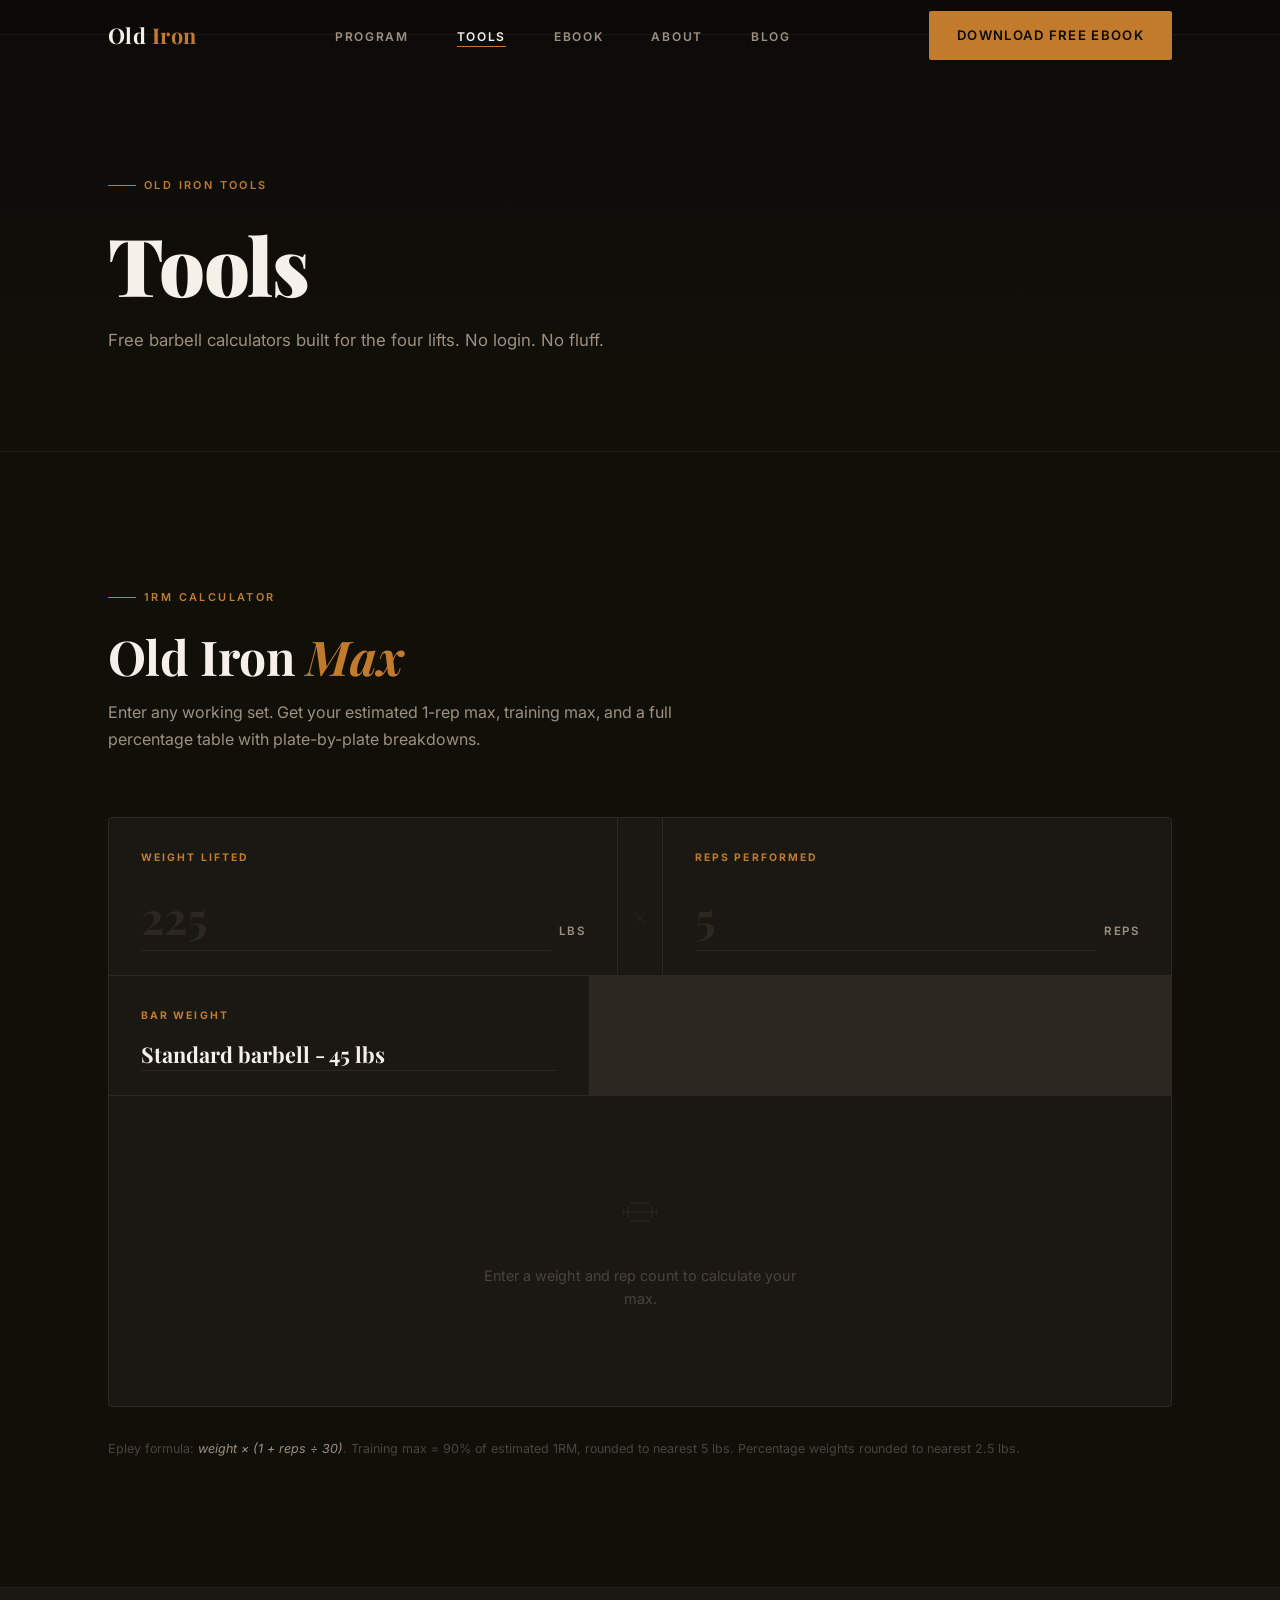
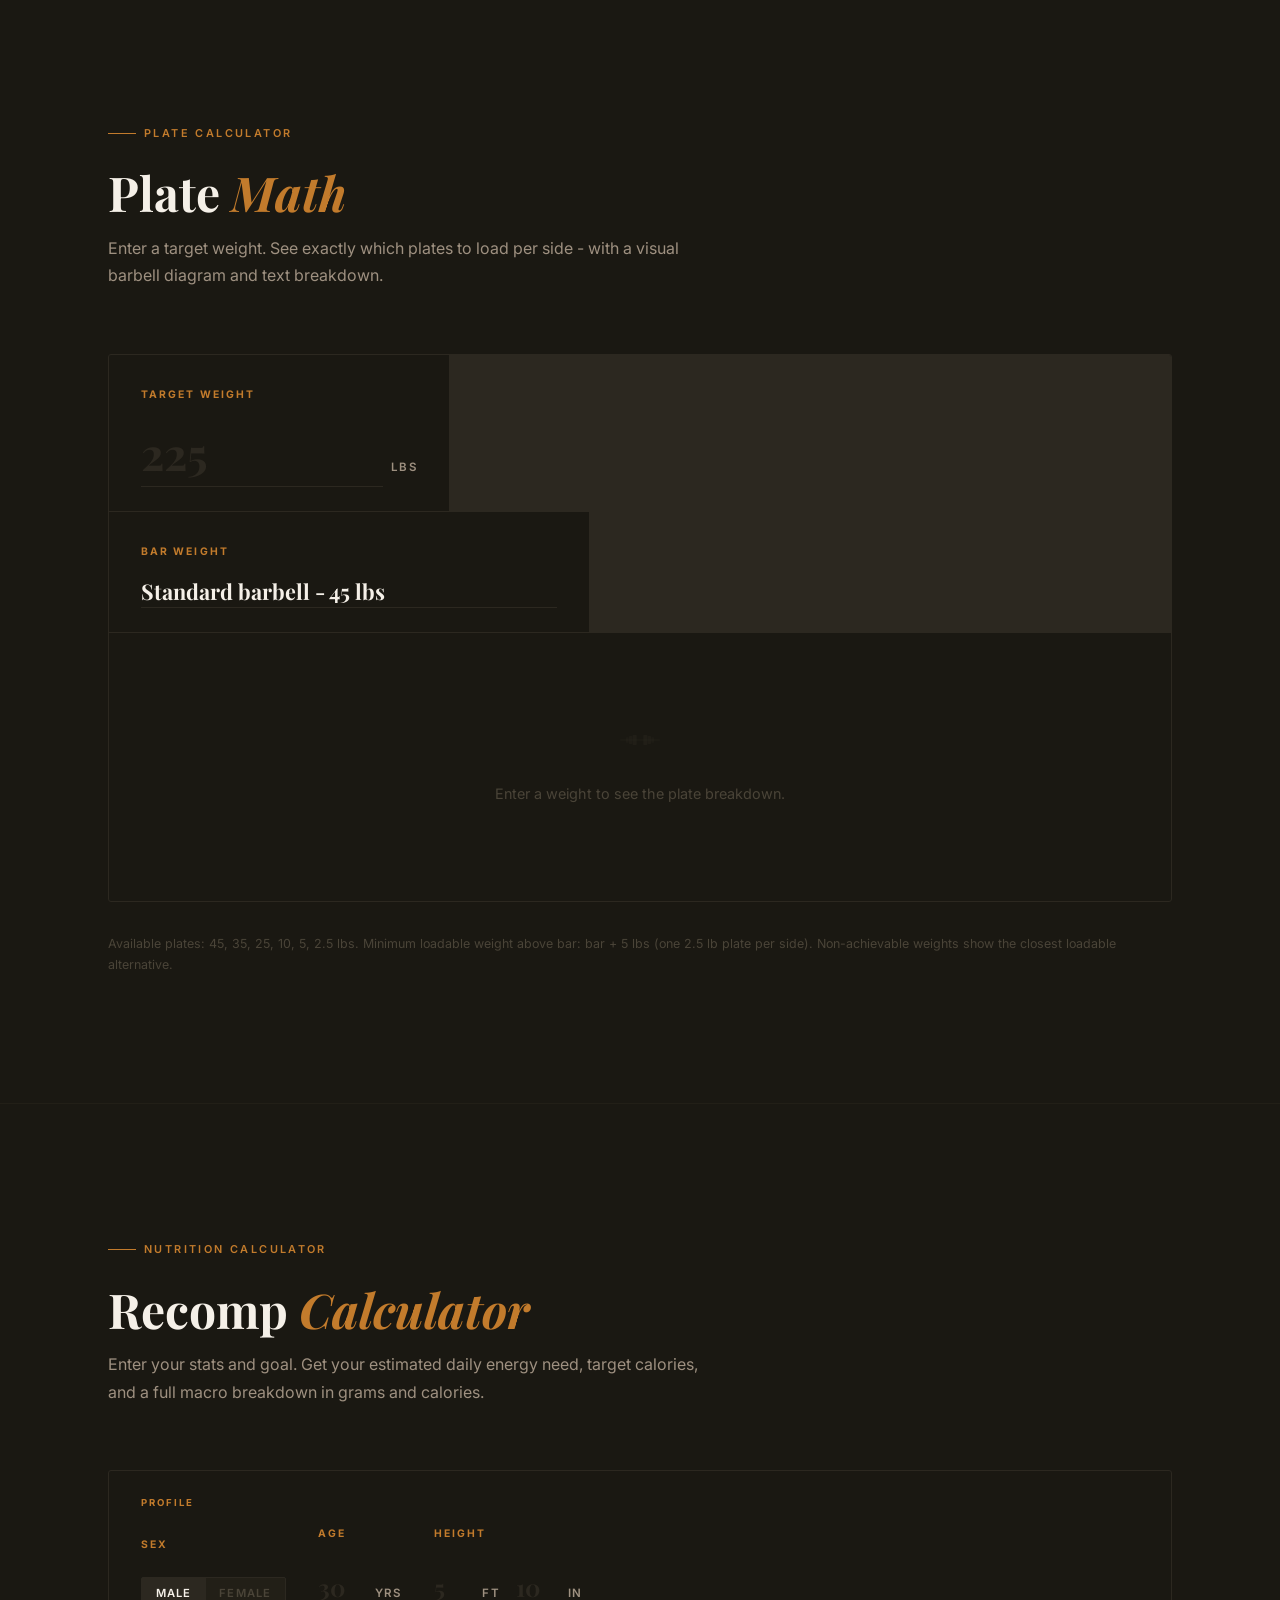
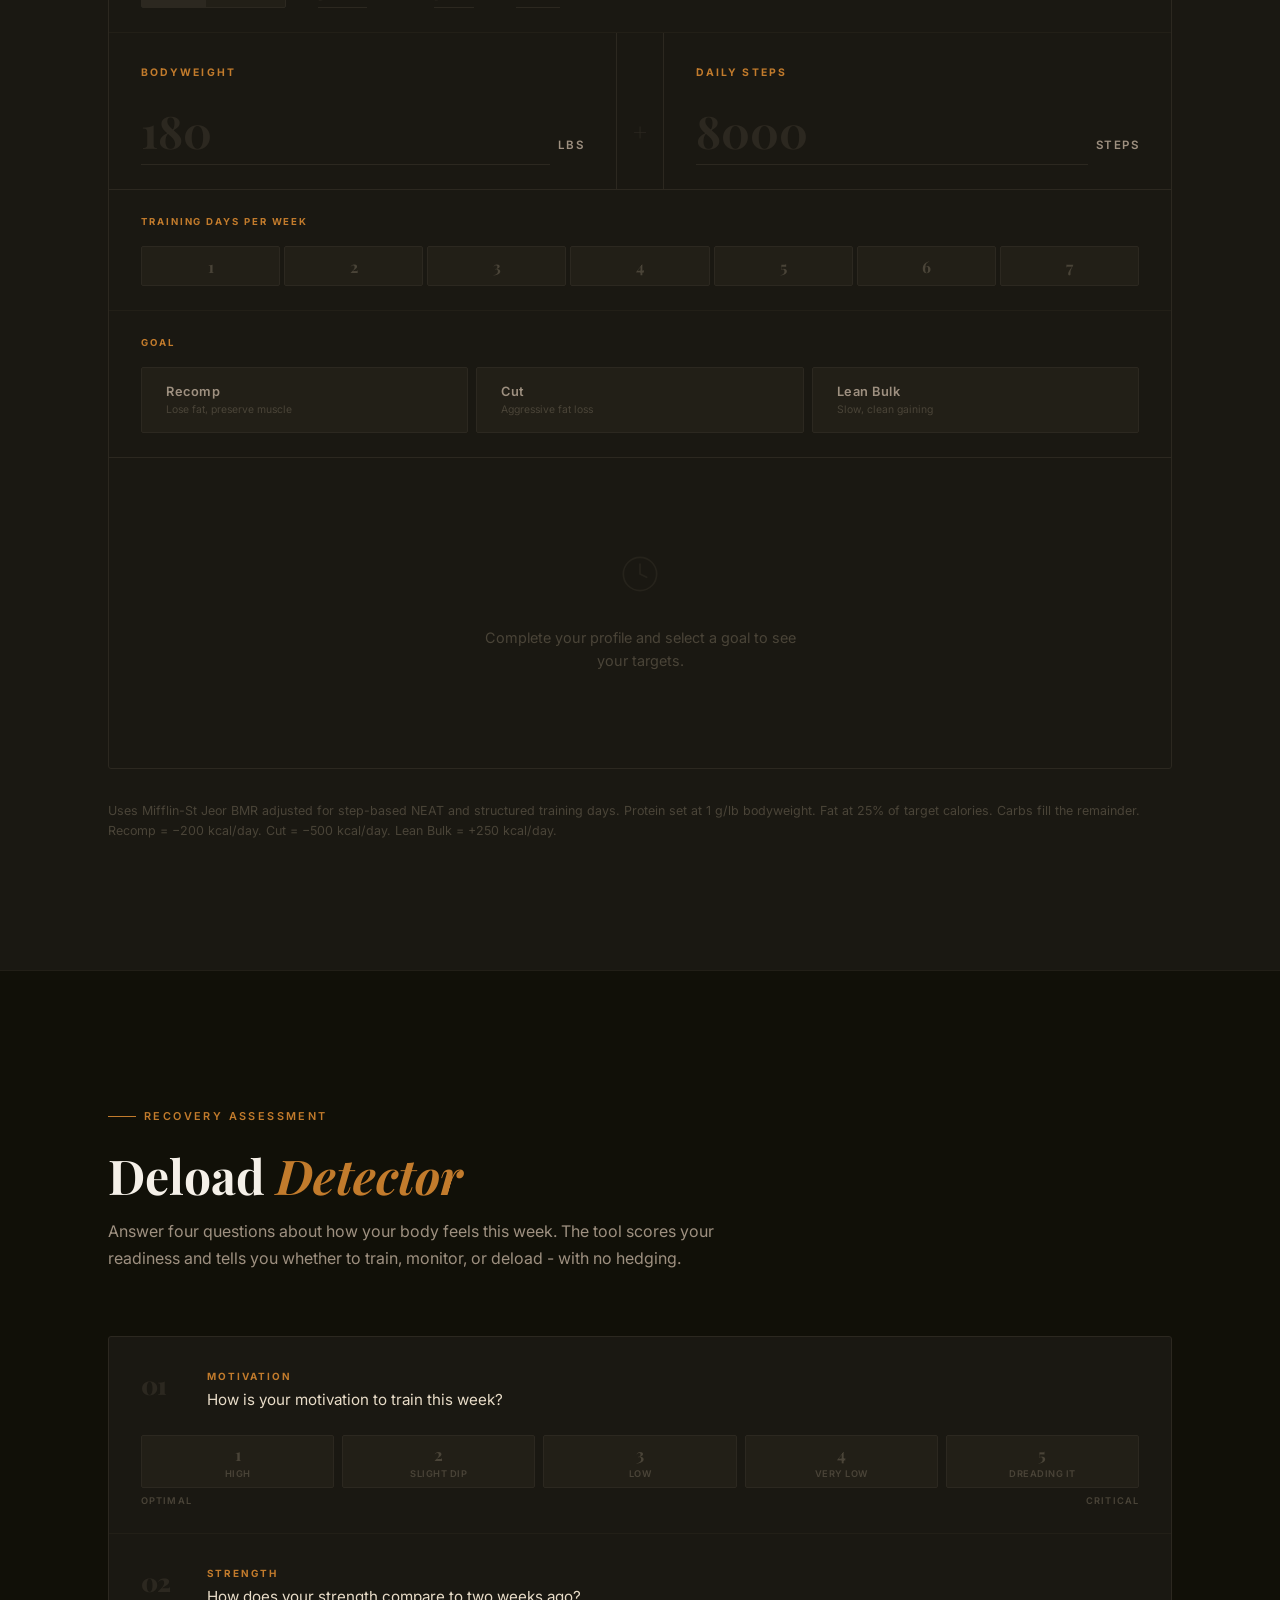
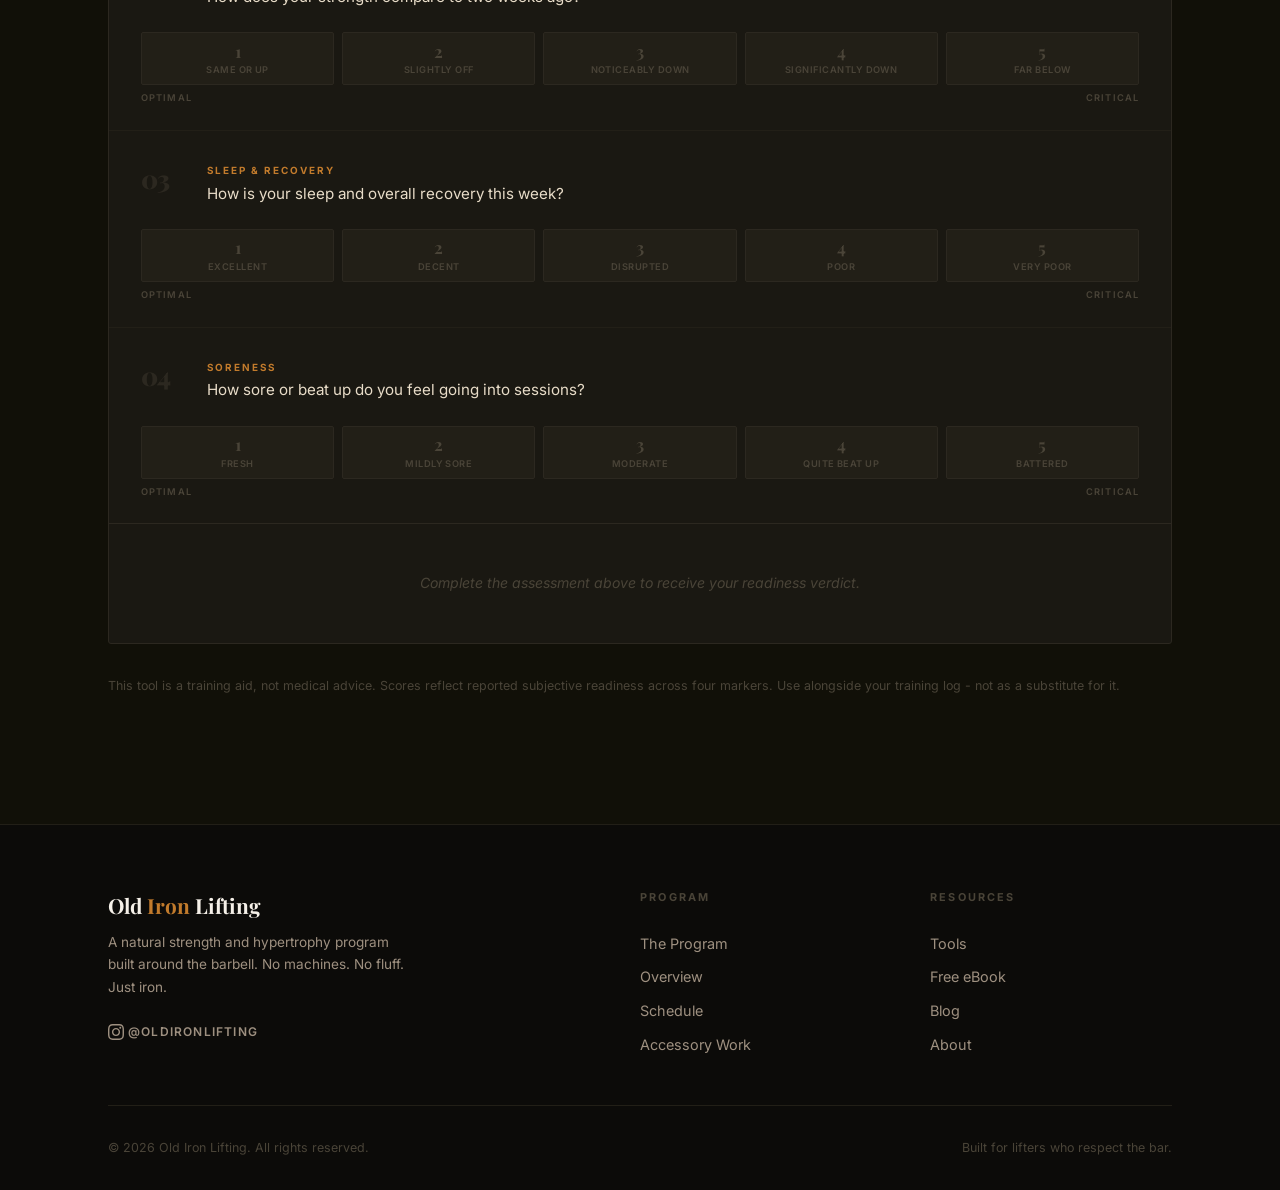
<file: tools.html>
<!DOCTYPE html>
<html lang="en">
<head>
  <meta charset="UTF-8" />
  <meta name="viewport" content="width=device-width, initial-scale=1.0" />
  <meta name="description" content="Old Iron tools - free 1RM calculator and plate math for the squat, bench, deadlift, and press. No login required." />
  <title>Tools - Old Iron Lifting</title>
  <link rel="preconnect" href="https://fonts.googleapis.com" />
  <link rel="preconnect" href="https://fonts.gstatic.com" crossorigin />
  <link rel="stylesheet" href="css/style.css" />
</head>
<body>

  <nav class="nav" role="navigation" aria-label="Main navigation">
    <div class="container nav-inner">
      <a href="index.html" class="nav-logo">Old <span>Iron</span></a>
      <ul class="nav-links" role="list">
        <li><a href="program.html">Program</a></li>
        <li><a href="tools.html" class="active">Tools</a></li>
        <li><a href="ebook.html">eBook</a></li>
        <li><a href="about.html">About</a></li>
        <li><a href="blog.html">Blog</a></li>
      </ul>
      <a href="ebook.html" class="btn btn-primary nav-cta"><span>Download Free eBook</span></a>
      <button class="nav-toggle" aria-label="Toggle menu" aria-expanded="false">
        <span></span><span></span><span></span>
      </button>
    </div>
  </nav>

  <div class="nav-drawer" role="dialog" aria-label="Mobile navigation">
    <a href="program.html">Program</a>
    <a href="tools.html">Tools</a>
    <a href="ebook.html">eBook</a>
    <a href="about.html">About</a>
    <a href="blog.html">Blog</a>
  </div>

  <header class="page-hero">
    <div class="container">
      <span class="section-label">Old Iron Tools</span>
      <h1 class="page-hero-title">Tools</h1>
      <p class="page-hero-sub">
        Free barbell calculators built for the four lifts. No login. No fluff.
      </p>
    </div>
  </header>

  <main>

    <!-- ── Tool 1: Old Iron Max ─────────────────── -->
    <section class="section max-calc-section">
      <div class="container">

        <div class="max-calc-header">
          <span class="section-label">1RM Calculator</span>
          <h2 class="max-calc-title">Old Iron <em>Max</em></h2>
          <p class="max-calc-sub">Enter any working set. Get your estimated 1-rep max, training max, and a full percentage table with plate-by-plate breakdowns.</p>
        </div>

        <div class="max-calc-card">

          <div class="max-calc-inputs">
            <div class="calc-field">
              <label class="calc-label" for="calc-weight">Weight Lifted</label>
              <div class="calc-input-wrap">
                <input type="number" id="calc-weight" class="calc-input" placeholder="225"
                  min="1" max="2000" step="2.5" inputmode="decimal" autocomplete="off" />
                <span class="calc-unit">lbs</span>
              </div>
            </div>
            <div class="calc-sep" aria-hidden="true">×</div>
            <div class="calc-field">
              <label class="calc-label" for="calc-reps">Reps Performed</label>
              <div class="calc-input-wrap">
                <input type="number" id="calc-reps" class="calc-input" placeholder="5"
                  min="1" max="30" step="1" inputmode="numeric" autocomplete="off" />
                <span class="calc-unit">reps</span>
              </div>
            </div>
          </div>

          <div class="calc-bar-row">
            <div class="calc-field">
              <label class="calc-label" for="calc-bar">Bar Weight</label>
              <div class="calc-input-wrap">
                <select id="calc-bar" class="calc-select">
                  <option value="45">Standard barbell - 45 lbs</option>
                  <option value="35">Women's barbell - 35 lbs</option>
                  <option value="25">EZ bar - 25 lbs</option>
                </select>
              </div>
            </div>
          </div>

          <div class="max-calc-empty" id="calc-empty-state">
            <div class="calc-empty-icon" aria-hidden="true">
              <svg width="40" height="40" viewBox="0 0 24 24" fill="none" stroke="currentColor" stroke-width="1" stroke-linecap="round" stroke-linejoin="round">
                <path d="M6.5 6.5h11M6.5 17.5h11M3 12h18M5 8.5v7M19 8.5v7M2 10.5v3M22 10.5v3"/>
              </svg>
            </div>
            <p class="calc-empty-text">Enter a weight and rep count to calculate your max.</p>
          </div>

          <div id="calc-output" class="calc-output" hidden>

            <div class="calc-summary">
              <div class="calc-summary-item">
                <div class="calc-summary-value" id="out-e1rm">-</div>
                <div class="calc-summary-label">Estimated 1RM</div>
                <div class="calc-summary-note">Epley formula</div>
              </div>
              <div class="calc-summary-divider"></div>
              <div class="calc-summary-item">
                <div class="calc-summary-value" id="out-tm">-</div>
                <div class="calc-summary-label">Training Max</div>
                <div class="calc-summary-note">90% · rounded to 5 lbs</div>
              </div>
            </div>

            <div class="max-calc-table-meta">
              <span class="max-calc-table-title">Percentage Table</span>
              <span class="max-calc-table-note" id="calc-table-note">% of training max &nbsp;·&nbsp; plates assume 45 lb bar</span>
            </div>
            <div class="max-calc-table-wrap">
              <table class="max-calc-table" aria-label="Training percentage breakdown">
                <thead>
                  <tr>
                    <th scope="col">%</th>
                    <th scope="col">Weight</th>
                    <th scope="col">Plates per Side</th>
                  </tr>
                </thead>
                <tbody id="calc-tbody"></tbody>
              </table>
            </div>

          </div>

        </div>

        <p class="max-calc-footnote">
          Epley formula: <em>weight &times; (1 + reps &divide; 30)</em>.
          Training max = 90% of estimated 1RM, rounded to nearest 5 lbs.
          Percentage weights rounded to nearest 2.5 lbs.
        </p>

      </div>
    </section>

    <!-- ── Tool 2: Plate Math ───────────────────── -->
    <section class="section plate-calc-section">
      <div class="container">

        <div class="max-calc-header">
          <span class="section-label">Plate Calculator</span>
          <h2 class="max-calc-title">Plate <em>Math</em></h2>
          <p class="max-calc-sub">Enter a target weight. See exactly which plates to load per side - with a visual barbell diagram and text breakdown.</p>
        </div>

        <div class="max-calc-card">

          <!-- Input -->
          <div class="plate-calc-input-row">
            <div class="calc-field">
              <label class="calc-label" for="pm-weight">Target Weight</label>
              <div class="calc-input-wrap">
                <input type="number" id="pm-weight" class="calc-input" placeholder="225"
                  min="1" max="2000" step="5" inputmode="decimal" autocomplete="off" />
                <span class="calc-unit">lbs</span>
              </div>
            </div>
          </div>

          <div class="calc-bar-row">
            <div class="calc-field">
              <label class="calc-label" for="pm-bar">Bar Weight</label>
              <div class="calc-input-wrap">
                <select id="pm-bar" class="calc-select">
                  <option value="45">Standard barbell - 45 lbs</option>
                  <option value="35">Women's barbell - 35 lbs</option>
                  <option value="25">EZ bar - 25 lbs</option>
                </select>
              </div>
            </div>
          </div>

          <!-- Empty state -->
          <div class="max-calc-empty" id="pm-empty">
            <div class="calc-empty-icon" aria-hidden="true">
              <svg width="40" height="22" viewBox="0 0 120 34" fill="none" xmlns="http://www.w3.org/2000/svg">
                <rect x="0"  y="14" width="120" height="6"  rx="3" fill="currentColor" opacity="0.3"/>
                <rect x="18" y="9"  width="8"   height="16" rx="2" fill="currentColor" opacity="0.4"/>
                <rect x="27" y="5"  width="10"  height="24" rx="2" fill="currentColor" opacity="0.5"/>
                <rect x="38" y="2"  width="12"  height="30" rx="2" fill="currentColor" opacity="0.6"/>
                <rect x="70" y="2"  width="12"  height="30" rx="2" fill="currentColor" opacity="0.6"/>
                <rect x="83" y="5"  width="10"  height="24" rx="2" fill="currentColor" opacity="0.5"/>
                <rect x="94" y="9"  width="8"   height="16" rx="2" fill="currentColor" opacity="0.4"/>
              </svg>
            </div>
            <p class="calc-empty-text">Enter a weight to see the plate breakdown.</p>
          </div>

          <!-- Output -->
          <div id="pm-output" hidden>

            <!-- Not-achievable warning -->
            <div id="pm-warning" class="pm-warning" hidden></div>

            <!-- Barbell diagram -->
            <div class="pm-diagram-wrap">
              <div id="pm-diagram" class="pm-diagram" aria-live="polite"></div>
              <div class="pm-diagram-legend" id="pm-legend"></div>
            </div>

            <!-- Result strip -->
            <div class="pm-result">
              <div class="pm-result-total">
                <div class="pm-total-value" id="pm-total-value">-</div>
                <div class="pm-total-label">total weight</div>
              </div>
              <div class="pm-result-sep" aria-hidden="true"></div>
              <div class="pm-result-breakdown">
                <div class="pm-breakdown-label" id="pm-bar-label">Per side</div>
                <div class="pm-breakdown-plates" id="pm-breakdown-text"></div>
                <div class="pm-side-weight" id="pm-side-weight"></div>
              </div>
            </div>

          </div><!-- /pm-output -->

        </div><!-- /max-calc-card -->

        <p class="max-calc-footnote">
          Available plates: 45, 35, 25, 10, 5, 2.5 lbs.
          Minimum loadable weight above bar: bar + 5 lbs (one 2.5 lb plate per side).
          Non-achievable weights show the closest loadable alternative.
        </p>

      </div>
    </section>

    <!-- ── Tool 4: Recomp Calculator ──────────────── -->
    <section class="section rc-section">
      <div class="container">

        <div class="max-calc-header">
          <span class="section-label">Nutrition Calculator</span>
          <h2 class="max-calc-title">Recomp <em>Calculator</em></h2>
          <p class="max-calc-sub">Enter your stats and goal. Get your estimated daily energy need, target calories, and a full macro breakdown in grams and calories.</p>
        </div>

        <div class="max-calc-card">

          <!-- ── Profile (compact) ── -->
          <div class="rc-group rc-group--profile">
            <div class="rc-group-label">Profile</div>
            <div class="rc-profile-row">

              <div class="rc-profile-field">
                <div class="calc-label">Sex</div>
                <div class="rc-seg" role="group" aria-label="Sex">
                  <button class="rc-seg-btn rc-seg-btn--active" type="button" data-rc="sex" data-val="male">Male</button>
                  <button class="rc-seg-btn" type="button" data-rc="sex" data-val="female">Female</button>
                </div>
              </div>

              <div class="rc-profile-field rc-profile-field--sm">
                <label class="calc-label" for="rc-age">Age</label>
                <div class="calc-input-wrap">
                  <input type="number" id="rc-age" class="rc-num-input" placeholder="30"
                    min="16" max="80" step="1" inputmode="numeric" autocomplete="off" />
                  <span class="calc-unit">yrs</span>
                </div>
              </div>

              <div class="rc-profile-field">
                <div class="calc-label">Height</div>
                <div class="rc-height-pair">
                  <div class="calc-input-wrap">
                    <input type="number" id="rc-ht-ft" class="rc-num-input" placeholder="5"
                      min="4" max="7" step="1" inputmode="numeric" autocomplete="off" />
                    <span class="calc-unit">ft</span>
                  </div>
                  <div class="calc-input-wrap">
                    <input type="number" id="rc-ht-in" class="rc-num-input" placeholder="10"
                      min="0" max="11" step="1" inputmode="numeric" autocomplete="off" />
                    <span class="calc-unit">in</span>
                  </div>
                </div>
              </div>

            </div>
          </div>

          <!-- ── Bodyweight + Steps ── -->
          <div class="max-calc-inputs">
            <div class="calc-field">
              <label class="calc-label" for="rc-bw">Bodyweight</label>
              <div class="calc-input-wrap">
                <input type="number" id="rc-bw" class="calc-input" placeholder="180"
                  min="80" max="600" step="1" inputmode="decimal" autocomplete="off" />
                <span class="calc-unit">lbs</span>
              </div>
            </div>
            <div class="calc-sep" aria-hidden="true">+</div>
            <div class="calc-field">
              <label class="calc-label" for="rc-steps">Daily Steps</label>
              <div class="calc-input-wrap">
                <input type="number" id="rc-steps" class="calc-input" placeholder="8000"
                  min="0" max="40000" step="500" inputmode="numeric" autocomplete="off" />
                <span class="calc-unit">steps</span>
              </div>
            </div>
          </div>

          <!-- ── Training Days ── -->
          <div class="rc-group rc-group--days">
            <div class="rc-group-label">Training Days per Week</div>
            <div class="rc-days-row" role="group" aria-label="Training days per week">
              <button class="rc-day-btn" type="button" data-val="1">1</button>
              <button class="rc-day-btn" type="button" data-val="2">2</button>
              <button class="rc-day-btn" type="button" data-val="3">3</button>
              <button class="rc-day-btn" type="button" data-val="4">4</button>
              <button class="rc-day-btn" type="button" data-val="5">5</button>
              <button class="rc-day-btn" type="button" data-val="6">6</button>
              <button class="rc-day-btn" type="button" data-val="7">7</button>
            </div>
          </div>

          <!-- ── Goal ── -->
          <div class="rc-group rc-group--goal rc-group--last">
            <div class="rc-group-label">Goal</div>
            <div class="rc-goal-row" role="group" aria-label="Training goal">
              <button class="rc-goal-btn" type="button" data-val="recomp">
                <span class="rc-goal-name">Recomp</span>
                <span class="rc-goal-desc">Lose fat, preserve muscle</span>
              </button>
              <button class="rc-goal-btn" type="button" data-val="cut">
                <span class="rc-goal-name">Cut</span>
                <span class="rc-goal-desc">Aggressive fat loss</span>
              </button>
              <button class="rc-goal-btn" type="button" data-val="bulk">
                <span class="rc-goal-name">Lean Bulk</span>
                <span class="rc-goal-desc">Slow, clean gaining</span>
              </button>
            </div>
          </div>

          <!-- ── Output ── -->
          <div class="rc-output-area">

            <div id="rc-empty" class="max-calc-empty">
              <div class="calc-empty-icon" aria-hidden="true">
                <svg width="40" height="40" viewBox="0 0 24 24" fill="none" stroke="currentColor" stroke-width="1" stroke-linecap="round" stroke-linejoin="round">
                  <circle cx="12" cy="12" r="10"/><path d="M12 6v6l4 2"/>
                </svg>
              </div>
              <p class="calc-empty-text">Complete your profile and select a goal to see your targets.</p>
            </div>

            <div id="rc-output" hidden>

              <!-- TDEE + Target row -->
              <div class="rc-summary-row">
                <div class="rc-summary-box">
                  <div class="rc-summary-value" id="rc-tdee">-</div>
                  <div class="rc-summary-label">Estimated TDEE</div>
                  <div class="rc-summary-note" id="rc-activity-note">-</div>
                </div>
                <div class="rc-summary-arrow" aria-hidden="true">&#8594;</div>
                <div class="rc-summary-box">
                  <div class="rc-summary-value rc-summary-target" id="rc-target">-</div>
                  <div class="rc-summary-label">Target Calories</div>
                  <div class="rc-summary-note" id="rc-goal-note">-</div>
                </div>
              </div>

              <!-- Macro grid -->
              <div class="rc-macro-grid">
                <div class="rc-macro-card rc-macro-protein">
                  <div class="rc-macro-name">Protein</div>
                  <div class="rc-macro-g" id="rc-p-g">-</div>
                  <div class="rc-macro-unit">grams / day</div>
                  <div class="rc-macro-divider"></div>
                  <div class="rc-macro-cal" id="rc-p-cal">-</div>
                  <div class="rc-macro-pct" id="rc-p-pct">-</div>
                </div>
                <div class="rc-macro-card rc-macro-fat">
                  <div class="rc-macro-name">Fat</div>
                  <div class="rc-macro-g" id="rc-f-g">-</div>
                  <div class="rc-macro-unit">grams / day</div>
                  <div class="rc-macro-divider"></div>
                  <div class="rc-macro-cal" id="rc-f-cal">-</div>
                  <div class="rc-macro-pct" id="rc-f-pct">-</div>
                </div>
                <div class="rc-macro-card rc-macro-carbs">
                  <div class="rc-macro-name">Carbs</div>
                  <div class="rc-macro-g" id="rc-c-g">-</div>
                  <div class="rc-macro-unit">grams / day</div>
                  <div class="rc-macro-divider"></div>
                  <div class="rc-macro-cal" id="rc-c-cal">-</div>
                  <div class="rc-macro-pct" id="rc-c-pct">-</div>
                </div>
              </div>

            </div><!-- /rc-output -->

          </div><!-- /rc-output-area -->

        </div><!-- /max-calc-card -->

        <p class="max-calc-footnote">
          Uses Mifflin-St Jeor BMR adjusted for step-based NEAT and structured training days.
          Protein set at 1 g/lb bodyweight. Fat at 25% of target calories. Carbs fill the remainder.
          Recomp = −200 kcal/day. Cut = −500 kcal/day. Lean Bulk = +250 kcal/day.
        </p>

      </div>
    </section>

    <!-- ── Tool 3: Deload Detector ─────────────────── -->
    <section class="section dd-section">
      <div class="container">

        <div class="max-calc-header">
          <span class="section-label">Recovery Assessment</span>
          <h2 class="max-calc-title">Deload <em>Detector</em></h2>
          <p class="max-calc-sub">Answer four questions about how your body feels this week. The tool scores your readiness and tells you whether to train, monitor, or deload - with no hedging.</p>
        </div>

        <div class="max-calc-card">

          <!-- Questions -->
          <div class="dd-questions">

            <div class="dd-question">
              <div class="dd-q-header">
                <span class="dd-q-num" aria-hidden="true">01</span>
                <div>
                  <div class="dd-q-label">Motivation</div>
                  <p class="dd-q-prompt">How is your motivation to train this week?</p>
                </div>
              </div>
              <div class="dd-options" role="group" aria-label="Motivation - rate 1 to 5">
                <button class="dd-opt" type="button" data-q="0" data-v="1"><span class="dd-opt-num">1</span><span class="dd-opt-desc">High</span></button>
                <button class="dd-opt" type="button" data-q="0" data-v="2"><span class="dd-opt-num">2</span><span class="dd-opt-desc">Slight dip</span></button>
                <button class="dd-opt" type="button" data-q="0" data-v="3"><span class="dd-opt-num">3</span><span class="dd-opt-desc">Low</span></button>
                <button class="dd-opt" type="button" data-q="0" data-v="4"><span class="dd-opt-num">4</span><span class="dd-opt-desc">Very low</span></button>
                <button class="dd-opt" type="button" data-q="0" data-v="5"><span class="dd-opt-num">5</span><span class="dd-opt-desc">Dreading it</span></button>
              </div>
              <div class="dd-poles"><span>Optimal</span><span>Critical</span></div>
            </div>

            <div class="dd-question">
              <div class="dd-q-header">
                <span class="dd-q-num" aria-hidden="true">02</span>
                <div>
                  <div class="dd-q-label">Strength</div>
                  <p class="dd-q-prompt">How does your strength compare to two weeks ago?</p>
                </div>
              </div>
              <div class="dd-options" role="group" aria-label="Strength - rate 1 to 5">
                <button class="dd-opt" type="button" data-q="1" data-v="1"><span class="dd-opt-num">1</span><span class="dd-opt-desc">Same or up</span></button>
                <button class="dd-opt" type="button" data-q="1" data-v="2"><span class="dd-opt-num">2</span><span class="dd-opt-desc">Slightly off</span></button>
                <button class="dd-opt" type="button" data-q="1" data-v="3"><span class="dd-opt-num">3</span><span class="dd-opt-desc">Noticeably down</span></button>
                <button class="dd-opt" type="button" data-q="1" data-v="4"><span class="dd-opt-num">4</span><span class="dd-opt-desc">Significantly down</span></button>
                <button class="dd-opt" type="button" data-q="1" data-v="5"><span class="dd-opt-num">5</span><span class="dd-opt-desc">Far below</span></button>
              </div>
              <div class="dd-poles"><span>Optimal</span><span>Critical</span></div>
            </div>

            <div class="dd-question">
              <div class="dd-q-header">
                <span class="dd-q-num" aria-hidden="true">03</span>
                <div>
                  <div class="dd-q-label">Sleep &amp; Recovery</div>
                  <p class="dd-q-prompt">How is your sleep and overall recovery this week?</p>
                </div>
              </div>
              <div class="dd-options" role="group" aria-label="Sleep and recovery - rate 1 to 5">
                <button class="dd-opt" type="button" data-q="2" data-v="1"><span class="dd-opt-num">1</span><span class="dd-opt-desc">Excellent</span></button>
                <button class="dd-opt" type="button" data-q="2" data-v="2"><span class="dd-opt-num">2</span><span class="dd-opt-desc">Decent</span></button>
                <button class="dd-opt" type="button" data-q="2" data-v="3"><span class="dd-opt-num">3</span><span class="dd-opt-desc">Disrupted</span></button>
                <button class="dd-opt" type="button" data-q="2" data-v="4"><span class="dd-opt-num">4</span><span class="dd-opt-desc">Poor</span></button>
                <button class="dd-opt" type="button" data-q="2" data-v="5"><span class="dd-opt-num">5</span><span class="dd-opt-desc">Very poor</span></button>
              </div>
              <div class="dd-poles"><span>Optimal</span><span>Critical</span></div>
            </div>

            <div class="dd-question dd-question--last">
              <div class="dd-q-header">
                <span class="dd-q-num" aria-hidden="true">04</span>
                <div>
                  <div class="dd-q-label">Soreness</div>
                  <p class="dd-q-prompt">How sore or beat up do you feel going into sessions?</p>
                </div>
              </div>
              <div class="dd-options" role="group" aria-label="Soreness - rate 1 to 5">
                <button class="dd-opt" type="button" data-q="3" data-v="1"><span class="dd-opt-num">1</span><span class="dd-opt-desc">Fresh</span></button>
                <button class="dd-opt" type="button" data-q="3" data-v="2"><span class="dd-opt-num">2</span><span class="dd-opt-desc">Mildly sore</span></button>
                <button class="dd-opt" type="button" data-q="3" data-v="3"><span class="dd-opt-num">3</span><span class="dd-opt-desc">Moderate</span></button>
                <button class="dd-opt" type="button" data-q="3" data-v="4"><span class="dd-opt-num">4</span><span class="dd-opt-desc">Quite beat up</span></button>
                <button class="dd-opt" type="button" data-q="3" data-v="5"><span class="dd-opt-num">5</span><span class="dd-opt-desc">Battered</span></button>
              </div>
              <div class="dd-poles"><span>Optimal</span><span>Critical</span></div>
            </div>

          </div><!-- /dd-questions -->

          <!-- Result area -->
          <div class="dd-result-area">

            <div id="dd-pending" class="dd-pending">
              <p class="dd-pending-text">Complete the assessment above to receive your readiness verdict.</p>
            </div>

            <div id="dd-result" class="dd-result" hidden aria-live="polite"></div>

          </div>

        </div><!-- /max-calc-card -->

        <p class="max-calc-footnote">
          This tool is a training aid, not medical advice. Scores reflect reported subjective readiness across four markers. Use alongside your training log - not as a substitute for it.
        </p>

      </div>
    </section>

  </main>

  <footer class="footer" role="contentinfo">
    <div class="container">

      <div class="footer-inner">

        <div class="footer-brand">
          <p class="footer-brand-name">Old <span>Iron</span> Lifting</p>
          <p class="footer-tagline">
            A natural strength and hypertrophy program built around the barbell.
            No machines. No fluff. Just iron.
          </p>
          <div class="footer-social">
            <a href="https://instagram.com/oldironlifting" target="_blank" rel="noopener noreferrer" aria-label="Follow on Instagram">
              <svg width="16" height="16" viewBox="0 0 24 24" fill="currentColor" aria-hidden="true">
                <path d="M12 2.163c3.204 0 3.584.012 4.85.07 3.252.148 4.771 1.691 4.919 4.919.058 1.265.069 1.645.069 4.849 0 3.205-.012 3.584-.069 4.849-.149 3.225-1.664 4.771-4.919 4.919-1.266.058-1.644.07-4.85.07-3.204 0-3.584-.012-4.849-.07-3.26-.149-4.771-1.699-4.919-4.92-.058-1.265-.07-1.644-.07-4.849 0-3.204.013-3.583.07-4.849.149-3.227 1.664-4.771 4.919-4.919 1.266-.057 1.645-.069 4.849-.069zm0-2.163c-3.259 0-3.667.014-4.947.072-4.358.2-6.78 2.618-6.98 6.98-.059 1.281-.073 1.689-.073 4.948 0 3.259.014 3.668.072 4.948.2 4.358 2.618 6.78 6.98 6.98 1.281.058 1.689.072 4.948.072 3.259 0 3.668-.014 4.948-.072 4.354-.2 6.782-2.618 6.979-6.98.059-1.28.073-1.689.073-4.948 0-3.259-.014-3.667-.072-4.947-.196-4.354-2.617-6.78-6.979-6.98-1.281-.059-1.69-.073-4.949-.073zm0 5.838c-3.403 0-6.162 2.759-6.162 6.162s2.759 6.163 6.162 6.163 6.162-2.759 6.162-6.163c0-3.403-2.759-6.162-6.162-6.162zm0 10.162c-2.209 0-4-1.79-4-4 0-2.209 1.791-4 4-4s4 1.791 4 4c0 2.21-1.791 4-4 4zm6.406-11.845c-.796 0-1.441.645-1.441 1.44s.645 1.44 1.441 1.44c.795 0 1.439-.645 1.439-1.44s-.644-1.44-1.439-1.44z"/>
              </svg>
              @oldironlifting
            </a>
          </div>
        </div>

        <div class="footer-col">
          <p class="footer-col-title">Program</p>
          <ul class="footer-links" role="list">
            <li><a href="program.html">The Program</a></li>
            <li><a href="program.html#overview">Overview</a></li>
            <li><a href="program.html#schedule">Schedule</a></li>
            <li><a href="program.html#schedule">Accessory Work</a></li>
          </ul>
        </div>

        <div class="footer-col">
          <p class="footer-col-title">Resources</p>
          <ul class="footer-links" role="list">
            <li><a href="tools.html">Tools</a></li>
            <li><a href="ebook.html">Free eBook</a></li>
            <li><a href="blog.html">Blog</a></li>
            <li><a href="about.html">About</a></li>
          </ul>
        </div>

      </div>

      <div class="footer-bottom">
        <p class="footer-copy">&copy; 2026 Old Iron Lifting. All rights reserved.</p>
        <p class="footer-copy">Built for lifters who respect the bar.</p>
      </div>

    </div>
  </footer>

  <script src="js/main.js"></script>
  <script>
  /* ── Old Iron Max ──────────────────────────────── */
  (function () {
    const wInput     = document.getElementById('calc-weight');
    const rInput     = document.getElementById('calc-reps');
    const barSelect  = document.getElementById('calc-bar');
    const output     = document.getElementById('calc-output');
    const empty      = document.getElementById('calc-empty-state');
    const outE1rm    = document.getElementById('out-e1rm');
    const outTm      = document.getElementById('out-tm');
    const tbody      = document.getElementById('calc-tbody');
    const tableNote  = document.getElementById('calc-table-note');

    const PERCENTAGES = [50, 55, 60, 65, 70, 75, 80, 85, 90, 95, 100];
    const PLATES      = [45, 35, 25, 10, 5, 2.5];

    const BAR_NAMES = {
      45: '45 lb barbell',
      35: '35 lb women\'s barbell',
      25: '25 lb EZ bar',
    };

    function roundTo(val, nearest) {
      return Math.round(val / nearest) * nearest;
    }

    function plateChips(targetWeight, bar) {
      const perSide = (targetWeight - bar) / 2;
      if (perSide <= 0) return '<span class="plate-chip plate-bar">Bar only</span>';
      let rem = perSide;
      const chips = [];
      for (const p of PLATES) {
        const count = Math.floor(rem / p + 1e-9);
        for (let i = 0; i < count; i++) {
          chips.push('<span class="plate-chip plate-' + String(p).replace('.', '-') + '">' + p + '</span>');
        }
        rem -= count * p;
        rem = Math.round(rem * 1000) / 1000;
      }
      return chips.length ? chips.join('') : '<span class="plate-chip plate-bar">Bar only</span>';
    }

    function calculate() {
      const weight = parseFloat(wInput.value);
      const reps   = parseFloat(rInput.value);
      const bar    = parseFloat(barSelect.value);
      if (!weight || !reps || weight <= 0 || reps < 1 || reps > 30) {
        output.hidden = true;
        empty.hidden  = false;
        return;
      }
      const e1rm = weight * (1 + reps / 30);
      const tm   = roundTo(e1rm * 0.9, 5);
      outE1rm.textContent = Math.round(e1rm) + ' lbs';
      outTm.textContent   = tm + ' lbs';
      tableNote.textContent = '% of training max \u00a0\u00b7\u00a0 plates assume ' + BAR_NAMES[bar];
      tbody.innerHTML = '';
      for (const pct of PERCENTAGES) {
        const w  = roundTo(tm * pct / 100, 2.5);
        const tr = document.createElement('tr');
        if (pct === 100) tr.classList.add('pct-tm-row');
        tr.innerHTML =
          '<td class="pct-col"><span class="pct-badge">' + pct + '%</span></td>' +
          '<td class="weight-col">' + w + ' <span class="weight-unit">lbs</span></td>' +
          '<td class="plates-col"><span class="plates-wrap">' + plateChips(w, bar) + '</span></td>';
        tbody.appendChild(tr);
      }
      empty.hidden  = true;
      output.hidden = false;
    }

    wInput.addEventListener('input', calculate);
    rInput.addEventListener('input', calculate);
    barSelect.addEventListener('change', calculate);
  })();

  /* ── Plate Math ────────────────────────────────── */
  (function () {
    const pmInput    = document.getElementById('pm-weight');
    const pmBarSel   = document.getElementById('pm-bar');
    const pmOutput   = document.getElementById('pm-output');
    const pmEmpty    = document.getElementById('pm-empty');
    const pmWarning  = document.getElementById('pm-warning');
    const pmTotal    = document.getElementById('pm-total-value');
    const pmDiagram  = document.getElementById('pm-diagram');
    const pmLegend   = document.getElementById('pm-legend');
    const pmBreak    = document.getElementById('pm-breakdown-text');
    const pmSide     = document.getElementById('pm-side-weight');
    const pmBarLabel = document.getElementById('pm-bar-label');

    const PLATES = [45, 35, 25, 10, 5, 2.5];

    const BAR_DISPLAY = {
      45: 'Using 45 lb barbell',
      35: 'Using 35 lb women\'s barbell',
      25: 'Using 25 lb EZ bar',
    };

    /* Plate visual config: height, width, fill, stroke */
    const SPEC = {
      45:  { h: 92, w: 14, fill: '#1e1b14', stroke: '#4a4438', hi: '#5a5448' },
      35:  { h: 76, w: 13, fill: '#3d1a04', stroke: '#7a4d1a', hi: '#a06828' },
      25:  { h: 62, w: 12, fill: '#0b210b', stroke: '#1e5a1e', hi: '#2e8a2e' },
      10:  { h: 48, w: 10, fill: '#1a1814', stroke: '#3a3530', hi: '#4a4438' },
      5:   { h: 36, w: 9,  fill: '#3d1a04', stroke: '#7a4d1a', hi: '#a06828' },
      2.5: { h: 26, w: 8,  fill: '#1a1812', stroke: '#3a3530', hi: '#4a4438' },
    };

    /* Colors for legend chips - keyed by plate value string */
    const CHIP_CLS = {
      '45':  'plate-45',
      '35':  'plate-35',
      '25':  'plate-25',
      '10':  'plate-10',
      '5':   'plate-5',
      '2.5': 'plate-2-5',
    };

    function nearestAchievable(target, bar) {
      if (target <= bar) return bar;
      /* Achievable totals = bar + n*5 (n ≥ 0). Find closest. */
      const rem = Math.round(((target - bar) % 5) * 100) / 100;
      if (rem === 0) return target;
      const below = target - rem;
      const above = below + 5;
      return (target - below <= above - target) ? below : above;
    }

    function calcPlates(perSide) {
      let rem = perSide;
      const result = [];
      for (const p of PLATES) {
        const n = Math.floor(rem / p + 1e-9);
        for (let i = 0; i < n; i++) result.push(p);
        rem -= n * p;
        rem = Math.round(rem * 1000) / 1000;
      }
      return result;
    }

    function groupPlates(arr) {
      /* [45,45,25,10] → [{v:45,c:2},{v:25,c:1},{v:10,c:1}] */
      const groups = [];
      for (const p of arr) {
        if (groups.length && groups[groups.length - 1].v === p) {
          groups[groups.length - 1].c++;
        } else {
          groups.push({ v: p, c: 1 });
        }
      }
      return groups;
    }

    function buildBreakdownHTML(groups) {
      if (!groups.length) {
        return '<span class="pm-bar-only">Bar only - no additional plates</span>';
      }
      return groups.map((g, i) => {
        const key = String(g.v);
        const chipCls = CHIP_CLS[key] || 'plate-bar';
        const label = g.v === 2.5 ? '2½' : g.v;
        return (i > 0 ? '<span class="pm-plus">+</span>' : '') +
          '<span class="pm-plate-group">' +
          '<span class="pm-plate-count">' + g.c + '&times;</span>' +
          '<span class="plate-chip ' + chipCls + '">' + label + '</span>' +
          '</span>';
      }).join('');
    }

    function buildLegendHTML(groups) {
      if (!groups.length) return '';
      return '<span class="pm-legend-label">Key:</span>' +
        groups.map(g => {
          const key = String(g.v);
          const chipCls = CHIP_CLS[key] || 'plate-bar';
          const label = g.v === 2.5 ? '2½' : g.v;
          return '<span class="pm-legend-item">' +
            '<span class="plate-chip ' + chipCls + ' pm-legend-chip">' + label + '</span>' +
            '<span class="pm-legend-weight">' + g.v + ' lbs</span>' +
            '</span>';
        }).join('');
    }

    function buildBarbell(platesPerSide) {
      const H = 120, CY = 60;
      const GAP = 1;
      const HANDLE_W  = 56;   /* tip of bar each side */
      const SLEEVE_MIN = 28;  /* min sleeve shown even with no plates */
      const CENTER_W  = 110;  /* knurl/grip zone */
      const COLLAR_W  = 9;
      const COLLAR_GAP = 4;

      /* Compute plate-zone width needed per side */
      let plateZoneW = 0;
      for (const p of platesPerSide) plateZoneW += SPEC[p].w + GAP;
      const collarExtra = platesPerSide.length ? COLLAR_W + COLLAR_GAP + 4 : 0;
      const sideW = HANDLE_W + Math.max(SLEEVE_MIN, plateZoneW + collarExtra);

      const W       = 2 * sideW + CENTER_W;
      const CL      = sideW;           /* center-left x */
      const CR      = sideW + CENTER_W; /* center-right x */

      const parts = [];

      /* ── Defs: gradients ── */
      parts.push('<defs>');
      parts.push(
        '<linearGradient id="sleeveGrad" x1="0" y1="0" x2="0" y2="1">' +
        '<stop offset="0%"   stop-color="#555048"/>' +
        '<stop offset="45%"  stop-color="#3a3530"/>' +
        '<stop offset="100%" stop-color="#242018"/>' +
        '</linearGradient>'
      );
      parts.push(
        '<linearGradient id="handleGrad" x1="0" y1="0" x2="0" y2="1">' +
        '<stop offset="0%"   stop-color="#3a3530"/>' +
        '<stop offset="100%" stop-color="#1e1b14"/>' +
        '</linearGradient>'
      );
      parts.push('</defs>');

      /* ── Bar layers ── */
      /* Thin handle shaft - full width */
      parts.push('<rect x="0" y="57" width="' + W + '" height="6" rx="3" fill="url(#handleGrad)"/>');

      /* Left sleeve (thicker) */
      parts.push(
        '<rect x="' + HANDLE_W + '" y="54" width="' + (sideW - HANDLE_W) +
        '" height="12" rx="2" fill="url(#sleeveGrad)"/>'
      );
      /* Right sleeve */
      parts.push(
        '<rect x="' + CR + '" y="54" width="' + (sideW - HANDLE_W) +
        '" height="12" rx="2" fill="url(#sleeveGrad)"/>'
      );

      /* Center knurl zone */
      parts.push(
        '<rect x="' + CL + '" y="55" width="' + CENTER_W + '" height="10"' +
        ' rx="1" fill="#201e17" stroke="#3a3530" stroke-width="0.5"/>'
      );
      /* Knurl marks */
      for (let kx = CL + 6; kx < CR - 3; kx += 7) {
        parts.push(
          '<line x1="' + kx + '" y1="56.5" x2="' + kx + '" y2="63.5"' +
          ' stroke="#4a4438" stroke-width="0.8" opacity="0.65"/>'
        );
      }

      /* ── Right plates (from CR outward) ── */
      let rx = CR;
      for (const plate of platesPerSide) {
        const s  = SPEC[plate];
        const py = CY - s.h / 2;
        /* Main body */
        parts.push(
          '<rect x="' + rx + '" y="' + py + '" width="' + s.w + '" height="' + s.h +
          '" rx="2" fill="' + s.fill + '" stroke="' + s.stroke + '" stroke-width="1"/>'
        );
        /* Left-edge highlight */
        parts.push(
          '<rect x="' + rx + '" y="' + (py + 3) + '" width="2" height="' + (s.h - 6) +
          '" rx="1" fill="' + s.hi + '" opacity="0.45"/>'
        );
        rx += s.w + GAP;
      }
      /* Right collar clip */
      if (platesPerSide.length) {
        parts.push(
          '<rect x="' + (rx + COLLAR_GAP) + '" y="49" width="' + COLLAR_W +
          '" height="22" rx="2" fill="#404040" stroke="#5a5448" stroke-width="0.5"/>'
        );
        /* Collar bolt */
        parts.push(
          '<circle cx="' + (rx + COLLAR_GAP + COLLAR_W / 2) + '" cy="60" r="2.5"' +
          ' fill="#5a5448"/>'
        );
      }

      /* ── Left plates (from CL leftward) ── */
      let lx = CL;
      for (const plate of platesPerSide) {
        const s  = SPEC[plate];
        const py = CY - s.h / 2;
        lx -= (s.w + GAP);
        parts.push(
          '<rect x="' + lx + '" y="' + py + '" width="' + s.w + '" height="' + s.h +
          '" rx="2" fill="' + s.fill + '" stroke="' + s.stroke + '" stroke-width="1"/>'
        );
        /* Right-edge highlight */
        parts.push(
          '<rect x="' + (lx + s.w - 2) + '" y="' + (py + 3) + '" width="2" height="' +
          (s.h - 6) + '" rx="1" fill="' + s.hi + '" opacity="0.45"/>'
        );
      }
      /* Left collar clip */
      if (platesPerSide.length) {
        parts.push(
          '<rect x="' + (lx - COLLAR_GAP - COLLAR_W) + '" y="49" width="' + COLLAR_W +
          '" height="22" rx="2" fill="#404040" stroke="#5a5448" stroke-width="0.5"/>'
        );
        parts.push(
          '<circle cx="' + (lx - COLLAR_GAP - COLLAR_W / 2) + '" cy="60" r="2.5"' +
          ' fill="#5a5448"/>'
        );
      }

      /* End caps */
      parts.push('<rect x="2" y="53" width="6" height="14" rx="2" fill="#4a4438"/>');
      parts.push('<rect x="' + (W - 8) + '" y="53" width="6" height="14" rx="2" fill="#4a4438"/>');

      return (
        '<svg viewBox="0 0 ' + W + ' ' + H + '" xmlns="http://www.w3.org/2000/svg"' +
        ' role="img" aria-label="Barbell loaded with plates"' +
        ' preserveAspectRatio="xMidYMid meet"' +
        ' style="width:100%;height:auto;display:block;max-height:120px;">' +
        parts.join('') +
        '</svg>'
      );
    }

    function calculate() {
      const raw = parseFloat(pmInput.value);
      const bar = parseFloat(pmBarSel.value);

      if (!pmInput.value || isNaN(raw) || raw <= 0) {
        pmOutput.hidden = true;
        pmEmpty.hidden  = false;
        return;
      }

      /* Below-bar edge case */
      if (raw < bar) {
        pmWarning.hidden = false;
        pmWarning.innerHTML =
          '<strong>' + raw + ' lbs</strong> is below the bar weight. ' +
          'The selected bar weighs <strong>' + bar + ' lbs</strong>.';
        pmTotal.textContent = bar + ' lbs';
        pmBarLabel.textContent = BAR_DISPLAY[bar] + ' - plates per side:';
        pmBreak.innerHTML   = '<span class="pm-bar-only">Bar only - no additional plates</span>';
        pmSide.textContent  = '0 lbs per side';
        pmDiagram.innerHTML = buildBarbell([]);
        pmLegend.innerHTML  = '';
        pmEmpty.hidden  = true;
        pmOutput.hidden = false;
        return;
      }

      const achievable = nearestAchievable(raw, bar);
      const diff = Math.round((raw - achievable) * 100) / 100;

      /* Warning if not exact */
      pmWarning.hidden = (diff === 0);
      if (diff !== 0) {
        const absDiff = Math.abs(diff);
        const dir     = diff > 0 ? absDiff + ' lbs below' : absDiff + ' lbs above';
        pmWarning.innerHTML =
          '<strong>' + raw + ' lbs</strong> can\'t be loaded with standard plates. ' +
          'Showing <strong>' + achievable + ' lbs</strong> - ' +
          'the nearest achievable weight (' + dir + ' your target).';
      }

      const perSide = Math.round((achievable - bar) / 2 * 1000) / 1000;
      const plates  = perSide > 0 ? calcPlates(perSide) : [];
      const groups  = groupPlates(plates);

      pmTotal.textContent    = achievable + ' lbs';
      pmBarLabel.textContent = BAR_DISPLAY[bar] + ' - plates per side:';
      pmSide.textContent     = perSide + ' lbs per side';
      pmBreak.innerHTML      = buildBreakdownHTML(groups);
      pmLegend.innerHTML     = buildLegendHTML(groups);
      pmDiagram.innerHTML    = buildBarbell(plates);

      pmEmpty.hidden  = true;
      pmOutput.hidden = false;
    }

    pmInput.addEventListener('input', calculate);
    pmBarSel.addEventListener('change', calculate);
  })();

  /* ── Recomp Calculator ─────────────────────────── */
  (function () {
    'use strict';

    var state = { sex: 'male', age: null, htFt: null, htIn: 0, bw: null, steps: 0, days: null, goal: null };

    /* Training-day base PAL factors (index 0–7) */
    var DAY_FACTORS = [1.200, 1.325, 1.375, 1.475, 1.550, 1.650, 1.725, 1.800];

    /* Goal: calorie delta + display note */
    var GOALS = {
      recomp: { delta: -200, note: '−200 kcal/day · body recomposition'     },
      cut:    { delta: -500, note: '−500 kcal/day · ~1 lb/week fat loss'     },
      bulk:   { delta: +250, note: '+250 kcal/day · lean mass accumulation'  },
    };

    function activityLabel(m) {
      if (m < 1.30) return 'Sedentary';
      if (m < 1.45) return 'Lightly Active';
      if (m < 1.60) return 'Moderately Active';
      if (m < 1.75) return 'Very Active';
      return 'Extremely Active';
    }

    /* Mifflin-St Jeor BMR (kg, cm, years) */
    function bmr(sex, kg, cm, age) {
      var b = 10 * kg + 6.25 * cm - 5 * age;
      return sex === 'male' ? b + 5 : b - 161;
    }

    /* Combined activity multiplier: training days + step-based NEAT */
    function multiplier(steps, days) {
      var base = DAY_FACTORS[Math.min(days, 7)];
      var adj  = steps < 4000  ? -0.075
               : steps < 8000  ?  0
               : steps < 12000 ?  0.075
               :                  0.150;
      return Math.min(1.90, Math.max(1.20, base + adj));
    }

    function fmt(n) { return Math.round(n).toLocaleString(); }

    function setEl(id, val) {
      var el = document.getElementById(id);
      if (el) el.textContent = val;
    }

    function calculate() {
      var s = state;
      if (!s.age || !s.htFt || !s.bw || s.days === null || !s.goal) {
        document.getElementById('rc-output').hidden = true;
        document.getElementById('rc-empty').hidden  = false;
        return;
      }

      var kg   = s.bw  / 2.2046;
      var cm   = (s.htFt * 12 + s.htIn) * 2.54;
      var bmrV = bmr(s.sex, kg, cm, s.age);
      var mult = multiplier(s.steps, s.days);
      var tdee = Math.round(bmrV * mult / 5) * 5;

      var gInfo  = GOALS[s.goal];
      var target = Math.max(1200, tdee + gInfo.delta);

      /* Macros */
      var p_g   = Math.round(s.bw);             /* 1 g / lb */
      var p_cal = p_g * 4;
      var f_g   = Math.round(target * 0.25 / 9);
      var f_cal = f_g * 9;
      var c_cal = Math.max(0, target - p_cal - f_cal);
      var c_g   = Math.round(c_cal / 4);
      var total = p_cal + f_cal + c_cal;

      var p_pct = Math.round(p_cal / total * 100);
      var f_pct = Math.round(f_cal / total * 100);
      var c_pct = 100 - p_pct - f_pct;

      setEl('rc-tdee',          fmt(tdee)   + ' kcal');
      setEl('rc-activity-note', activityLabel(mult));
      setEl('rc-target',        fmt(target) + ' kcal');
      setEl('rc-goal-note',     gInfo.note);

      setEl('rc-p-g',   p_g);
      setEl('rc-p-cal', fmt(p_cal) + ' kcal');
      setEl('rc-p-pct', p_pct + '% of calories');

      setEl('rc-f-g',   f_g);
      setEl('rc-f-cal', fmt(f_cal) + ' kcal');
      setEl('rc-f-pct', f_pct + '% of calories');

      setEl('rc-c-g',   c_g);
      setEl('rc-c-cal', fmt(c_cal) + ' kcal');
      setEl('rc-c-pct', c_pct + '% of calories');

      document.getElementById('rc-empty').hidden  = true;
      document.getElementById('rc-output').hidden = false;
    }

    /* Sex toggle */
    document.querySelectorAll('[data-rc="sex"]').forEach(function (btn) {
      btn.addEventListener('click', function () {
        state.sex = this.dataset.val;
        document.querySelectorAll('[data-rc="sex"]').forEach(function (b) {
          b.classList.toggle('rc-seg-btn--active', b.dataset.val === state.sex);
        });
        calculate();
      });
    });

    /* Number inputs */
    var NUM_MAP = { 'rc-age': 'age', 'rc-ht-ft': 'htFt', 'rc-ht-in': 'htIn', 'rc-bw': 'bw', 'rc-steps': 'steps' };
    Object.keys(NUM_MAP).forEach(function (id) {
      var el = document.getElementById(id);
      if (!el) return;
      el.addEventListener('input', function () {
        var v = parseFloat(this.value);
        var key = NUM_MAP[id];
        if (key === 'htIn' || key === 'steps') {
          state[key] = isNaN(v) ? 0 : Math.max(0, v);
        } else {
          state[key] = (!isNaN(v) && v > 0) ? v : null;
        }
        calculate();
      });
    });

    /* Training days */
    document.querySelectorAll('.rc-day-btn').forEach(function (btn) {
      btn.addEventListener('click', function () {
        state.days = parseInt(this.dataset.val, 10);
        document.querySelectorAll('.rc-day-btn').forEach(function (b) {
          b.classList.toggle('selected', b === btn);
        });
        calculate();
      });
    });

    /* Goal */
    document.querySelectorAll('.rc-goal-btn').forEach(function (btn) {
      btn.addEventListener('click', function () {
        state.goal = this.dataset.val;
        document.querySelectorAll('.rc-goal-btn').forEach(function (b) {
          b.classList.toggle('selected', b === btn);
        });
        calculate();
      });
    });
  })();

  /* ── Deload Detector ───────────────────────────── */
  (function () {
    const answers   = [null, null, null, null];
    const resultEl  = document.getElementById('dd-result');
    const pendingEl = document.getElementById('dd-pending');

    const Q_LABELS = ['Motivation', 'Strength', 'Sleep & Recovery', 'Soreness'];

    const VERDICTS = [
      {
        min: 4, max: 9, code: 'ok',
        headline: 'Continue Training',
        range: 'Score 4–9',
        body: 'Your readiness indicators are within normal range. No structural change to your training is indicated this week. Continue with your scheduled sessions and monitor how things unfold. If you notice regression across two or more markers by end of week, reassess.',
      },
      {
        min: 10, max: 14, code: 'monitor',
        headline: 'Monitor Closely',
        range: 'Score 10–14',
        body: 'Multiple readiness markers are showing strain. This is not yet a definitive deload signal, but it warrants attention. Consider reducing total volume or top-end intensity by 10–20% this week, prioritize sleep, and limit additional stressors where possible. Reassess before your next block. A planned light week now is preferable to a forced one later.',
      },
      {
        min: 15, max: 20, code: 'deload',
        headline: 'Deload Now',
        range: 'Score 15–20',
        body: 'Your readiness indicators point to significant accumulated fatigue. Continuing at full training intensity carries real injury and regression risk. Take a structured deload this week: reduce loads to 40–60% of training max, cut volume by half, and prioritize movement quality over output. Return to full training after 5–7 days of reduced stimulus.',
      },
    ];

    function getVerdict(score) {
      return VERDICTS.find(function (v) { return score >= v.min && score <= v.max; });
    }

    function buildResult(score) {
      var v   = getVerdict(score);
      var pct = ((score - 4) / 16 * 100).toFixed(2);

      var rows = answers.map(function (a, i) {
        return '<div class="dd-br-row">' +
          '<span class="dd-br-num">0' + (i + 1) + '</span>' +
          '<span class="dd-br-label">' + Q_LABELS[i] + '</span>' +
          '<span class="dd-br-score">' + a + ' <span class="dd-br-denom">/ 5</span></span>' +
          '</div>';
      }).join('');

      return '<div class="dd-result-inner dd-is-' + v.code + '">' +

        '<div class="dd-result-header">' +
          '<div class="dd-score-display">' +
            '<span class="dd-score-num">' + score + '</span>' +
            '<span class="dd-score-denom">/ 20</span>' +
          '</div>' +
          '<div class="dd-verdict-block">' +
            '<div class="dd-verdict-headline">' + v.headline + '</div>' +
            '<div class="dd-verdict-range">' + v.range + '</div>' +
          '</div>' +
        '</div>' +

        '<div class="dd-score-bar" aria-hidden="true">' +
          '<div class="dd-score-zones">' +
            '<div class="dd-zone dd-zone-ok"></div>' +
            '<div class="dd-zone dd-zone-monitor"></div>' +
            '<div class="dd-zone dd-zone-deload"></div>' +
          '</div>' +
          '<div class="dd-score-marker" style="left:' + pct + '%"></div>' +
          '<div class="dd-score-zone-labels">' +
            '<span>Keep training</span>' +
            '<span>Monitor</span>' +
            '<span>Deload</span>' +
          '</div>' +
        '</div>' +

        '<p class="dd-verdict-body">' + v.body + '</p>' +

        '<div class="dd-breakdown">' +
          '<div class="dd-breakdown-header">Assessment breakdown</div>' +
          rows +
          '<div class="dd-br-row dd-br-total">' +
            '<span class="dd-br-num"></span>' +
            '<span class="dd-br-label">Total score</span>' +
            '<span class="dd-br-score">' + score + ' <span class="dd-br-denom">/ 20</span></span>' +
          '</div>' +
        '</div>' +

        '<button class="dd-reset" id="dd-reset-btn" type="button">Reset assessment</button>' +

        '</div>';
    }

    function render() {
      var complete = answers.every(function (a) { return a !== null; });
      if (!complete) {
        resultEl.hidden = true;
        pendingEl.hidden = false;
        return;
      }
      var score = answers.reduce(function (s, a) { return s + a; }, 0);
      resultEl.innerHTML = buildResult(score);
      resultEl.hidden    = false;
      pendingEl.hidden   = true;
      document.getElementById('dd-reset-btn').addEventListener('click', reset);
    }

    function reset() {
      for (var i = 0; i < answers.length; i++) answers[i] = null;
      document.querySelectorAll('.dd-opt.selected').forEach(function (el) {
        el.classList.remove('selected');
      });
      resultEl.hidden  = true;
      pendingEl.hidden = false;
    }

    document.querySelectorAll('.dd-opt').forEach(function (btn) {
      btn.addEventListener('click', function () {
        var q = parseInt(this.dataset.q, 10);
        var v = parseInt(this.dataset.v, 10);
        answers[q] = v;
        document.querySelectorAll('.dd-opt[data-q="' + q + '"]').forEach(function (el) {
          el.classList.remove('selected');
        });
        this.classList.add('selected');
        render();
      });
    });
  })();
  </script>
</body>
</html>
</file>
<file: css/style.css>
/* ============================================
   OLD IRON LIFTING - Global Stylesheet
   ============================================ */

@import url('https://fonts.googleapis.com/css2?family=Playfair+Display:ital,wght@0,400;0,600;0,700;0,900;1,400;1,700&family=Inter:wght@300;400;500;600&display=swap');

/* ─── Reset & Base ─────────────────────────── */

*, *::before, *::after {
  box-sizing: border-box;
  margin: 0;
  padding: 0;
}

[hidden] { display: none !important; }

:root {
  /* Colors */
  --black:       #0c0b09;
  --bg:          #111008;
  --bg-2:        #1a1812;
  --bg-3:        #221f17;
  --bg-4:        #2c2820;
  --cream:       #e8dcc8;
  --cream-muted: #9e9080;
  --cream-faint: #4a4438;
  --rust:        #c27b2c;
  --rust-bright: #d98f3a;
  --rust-dim:    #7a4d1a;
  --rust-glow:   rgba(194, 123, 44, 0.15);
  --white:       #f5f0e8;

  /* Typography */
  --font-serif: 'Playfair Display', Georgia, 'Times New Roman', serif;
  --font-sans:  'Inter', system-ui, -apple-system, sans-serif;

  /* Spacing scale */
  --space-xs:  0.25rem;
  --space-sm:  0.5rem;
  --space-md:  1rem;
  --space-lg:  1.5rem;
  --space-xl:  2rem;
  --space-2xl: 3rem;
  --space-3xl: 4rem;
  --space-4xl: 6rem;
  --space-5xl: 8rem;

  /* Layout */
  --container: 1160px;
  --nav-h:     72px;

  /* Transitions */
  --ease: cubic-bezier(0.25, 0.46, 0.45, 0.94);
  --fast: 150ms;
  --mid:  250ms;
  --slow: 400ms;
}

html {
  font-size: 16px;
  scroll-behavior: smooth;
  -webkit-font-smoothing: antialiased;
  -moz-osx-font-smoothing: grayscale;
}

body {
  background-color: var(--bg);
  color: var(--cream);
  font-family: var(--font-sans);
  font-weight: 400;
  line-height: 1.6;
  overflow-x: hidden;
}

img {
  display: block;
  max-width: 100%;
}

a {
  color: inherit;
  text-decoration: none;
}

ul, ol {
  list-style: none;
}

button {
  cursor: pointer;
  border: none;
  background: none;
  font-family: inherit;
}

/* ─── Typography ────────────────────────────── */

h1, h2, h3, h4, h5, h6 {
  font-family: var(--font-serif);
  line-height: 1.15;
  color: var(--white);
}

.eyebrow {
  font-family: var(--font-sans);
  font-size: 0.7rem;
  font-weight: 600;
  letter-spacing: 0.2em;
  text-transform: uppercase;
  color: var(--rust);
}

.section-label {
  display: inline-flex;
  align-items: center;
  gap: var(--space-sm);
  font-family: var(--font-sans);
  font-size: 0.68rem;
  font-weight: 600;
  letter-spacing: 0.22em;
  text-transform: uppercase;
  color: var(--rust);
  margin-bottom: var(--space-lg);
}

.section-label::before {
  content: '';
  display: block;
  width: 28px;
  height: 1px;
  background: var(--rust);
}

/* ─── Layout Utilities ─────────────────────── */

.container {
  width: 100%;
  max-width: var(--container);
  margin: 0 auto;
  padding: 0 var(--space-lg);
}

@media (min-width: 768px) {
  .container {
    padding: 0 var(--space-2xl);
  }
}

.section {
  padding: var(--space-4xl) 0;
}

@media (min-width: 768px) {
  .section {
    padding: var(--space-5xl) 0;
  }
}

/* ─── Buttons ───────────────────────────────── */

.btn {
  display: inline-flex;
  align-items: center;
  gap: var(--space-sm);
  padding: 0.85rem 1.75rem;
  font-family: var(--font-sans);
  font-size: 0.82rem;
  font-weight: 600;
  letter-spacing: 0.1em;
  text-transform: uppercase;
  border-radius: 2px;
  transition: all var(--mid) var(--ease);
  position: relative;
  overflow: hidden;
}

.btn-primary {
  background: var(--rust);
  color: var(--black);
}

.btn-primary::before {
  content: '';
  position: absolute;
  inset: 0;
  background: var(--rust-bright);
  opacity: 0;
  transition: opacity var(--fast) var(--ease);
}

.btn-primary:hover::before {
  opacity: 1;
}

.btn-primary:hover {
  transform: translateY(-1px);
  box-shadow: 0 6px 24px rgba(194, 123, 44, 0.35);
}

.btn-primary span {
  position: relative;
  z-index: 1;
}

.btn-ghost {
  background: transparent;
  color: var(--cream);
  border: 1px solid var(--cream-faint);
}

.btn-ghost:hover {
  border-color: var(--cream-muted);
  color: var(--white);
  transform: translateY(-1px);
}

.btn-ghost-rust {
  background: transparent;
  color: var(--rust);
  border: 1px solid var(--rust-dim);
}

.btn-ghost-rust:hover {
  border-color: var(--rust);
  background: var(--rust-glow);
  transform: translateY(-1px);
}

/* ─── Navigation ────────────────────────────── */

.nav {
  position: fixed;
  top: 0;
  left: 0;
  right: 0;
  z-index: 100;
  height: var(--nav-h);
  background: transparent;
  transition: background var(--mid) var(--ease), border-color var(--mid) var(--ease);
  border-bottom: 1px solid transparent;
}

.nav.scrolled {
  background: rgba(12, 11, 9, 0.96);
  border-bottom-color: var(--bg-3);
  backdrop-filter: blur(12px);
  -webkit-backdrop-filter: blur(12px);
}

.nav-inner {
  height: 100%;
  display: flex;
  align-items: center;
  justify-content: space-between;
}

.nav-logo {
  font-family: var(--font-serif);
  font-size: 1.35rem;
  font-weight: 700;
  color: var(--white);
  letter-spacing: 0.02em;
  line-height: 1;
  transition: color var(--fast);
}

.nav-logo:hover {
  color: var(--rust);
}

.nav-logo span {
  color: var(--rust);
}

.nav-links {
  display: none;
  align-items: center;
  gap: var(--space-2xl);
}

@media (min-width: 768px) {
  .nav-links {
    display: flex;
  }
}

.nav-links a {
  font-size: 0.75rem;
  font-weight: 600;
  letter-spacing: 0.14em;
  text-transform: uppercase;
  color: var(--cream-muted);
  transition: color var(--fast);
  position: relative;
}

.nav-links a::after {
  content: '';
  position: absolute;
  bottom: -3px;
  left: 0;
  width: 0;
  height: 1px;
  background: var(--rust);
  transition: width var(--mid) var(--ease);
}

.nav-links a:hover {
  color: var(--white);
}

.nav-links a:hover::after {
  width: 100%;
}

.nav-links a.active {
  color: var(--white);
}

.nav-links a.active::after {
  width: 100%;
}

.nav-cta {
  display: none;
}

@media (min-width: 1024px) {
  .nav-cta {
    display: inline-flex;
  }
}

/* Mobile menu toggle */
.nav-toggle {
  display: flex;
  flex-direction: column;
  gap: 5px;
  padding: var(--space-sm);
  cursor: pointer;
}

@media (min-width: 768px) {
  .nav-toggle {
    display: none;
  }
}

.nav-toggle span {
  display: block;
  width: 24px;
  height: 1.5px;
  background: var(--cream);
  transition: all var(--mid) var(--ease);
  transform-origin: center;
}

.nav-toggle.open span:nth-child(1) {
  transform: translateY(6.5px) rotate(45deg);
}

.nav-toggle.open span:nth-child(2) {
  opacity: 0;
  transform: scaleX(0);
}

.nav-toggle.open span:nth-child(3) {
  transform: translateY(-6.5px) rotate(-45deg);
}

/* Mobile menu drawer */
.nav-drawer {
  position: fixed;
  top: var(--nav-h);
  left: 0;
  right: 0;
  background: rgba(12, 11, 9, 0.98);
  backdrop-filter: blur(16px);
  -webkit-backdrop-filter: blur(16px);
  border-bottom: 1px solid var(--bg-3);
  padding: var(--space-xl) var(--space-lg);
  transform: translateY(-110%);
  transition: transform var(--mid) var(--ease);
  z-index: 99;
}

.nav-drawer.open {
  transform: translateY(0);
}

.nav-drawer a {
  display: block;
  padding: var(--space-md) 0;
  font-size: 1.1rem;
  font-family: var(--font-serif);
  color: var(--cream);
  border-bottom: 1px solid var(--bg-3);
  transition: color var(--fast), padding-left var(--fast);
}

.nav-drawer a:last-child {
  border-bottom: none;
}

.nav-drawer a:hover {
  color: var(--rust);
  padding-left: var(--space-sm);
}

/* ─── Hero ──────────────────────────────────── */

.hero {
  min-height: 100vh;
  display: flex;
  align-items: center;
  position: relative;
  overflow: hidden;
  padding-top: var(--nav-h);
}

.hero-bg {
  position: absolute;
  inset: 0;
  background:
    radial-gradient(ellipse 80% 60% at 50% 110%, rgba(194, 123, 44, 0.08) 0%, transparent 60%),
    radial-gradient(ellipse 60% 40% at 80% 20%, rgba(194, 123, 44, 0.04) 0%, transparent 50%),
    linear-gradient(to bottom, var(--black) 0%, var(--bg) 60%, var(--bg-2) 100%);
  z-index: 0;
}

/* Grain texture overlay */
.hero-bg::after {
  content: '';
  position: absolute;
  inset: 0;
  background-image: url("data:image/svg+xml,%3Csvg viewBox='0 0 256 256' xmlns='http://www.w3.org/2000/svg'%3E%3Cfilter id='noise'%3E%3CfeTurbulence type='fractalNoise' baseFrequency='0.9' numOctaves='4' stitchTiles='stitch'/%3E%3C/filter%3E%3Crect width='100%25' height='100%25' filter='url(%23noise)' opacity='0.04'/%3E%3C/svg%3E");
  opacity: 0.4;
  pointer-events: none;
}

.hero-content {
  position: relative;
  z-index: 1;
  max-width: 820px;
}

.hero-eyebrow {
  display: flex;
  align-items: center;
  gap: var(--space-md);
  margin-bottom: var(--space-xl);
}

.hero-eyebrow-line {
  width: 40px;
  height: 1px;
  background: var(--rust);
}

.hero-eyebrow-text {
  font-size: 0.68rem;
  font-weight: 600;
  letter-spacing: 0.25em;
  text-transform: uppercase;
  color: var(--rust);
}

.hero-headline {
  font-size: clamp(2.8rem, 8vw, 6rem);
  font-weight: 900;
  line-height: 1.0;
  color: var(--white);
  margin-bottom: var(--space-xl);
  letter-spacing: -0.02em;
}

.hero-headline em {
  font-style: italic;
  color: var(--rust);
}

.hero-sub {
  font-size: clamp(1rem, 2.2vw, 1.2rem);
  font-weight: 300;
  color: var(--cream-muted);
  max-width: 560px;
  line-height: 1.7;
  margin-bottom: var(--space-2xl);
}

.hero-cta {
  display: flex;
  flex-wrap: wrap;
  gap: var(--space-md);
  align-items: center;
}

.hero-stats {
  display: flex;
  flex-wrap: wrap;
  gap: var(--space-2xl);
  margin-top: var(--space-4xl);
  padding-top: var(--space-2xl);
  border-top: 1px solid var(--bg-4);
}

.hero-stat-value {
  font-family: var(--font-serif);
  font-size: 2rem;
  font-weight: 700;
  color: var(--white);
  line-height: 1;
  margin-bottom: var(--space-xs);
}

.hero-stat-label {
  font-size: 0.72rem;
  font-weight: 500;
  letter-spacing: 0.12em;
  text-transform: uppercase;
  color: var(--cream-muted);
}

.hero-scroll {
  position: absolute;
  bottom: var(--space-2xl);
  left: 50%;
  transform: translateX(-50%);
  display: flex;
  flex-direction: column;
  align-items: center;
  gap: var(--space-sm);
  color: var(--cream-faint);
  font-size: 0.65rem;
  letter-spacing: 0.2em;
  text-transform: uppercase;
  z-index: 1;
  animation: bounce 2.5s ease-in-out infinite;
}

.hero-scroll-line {
  width: 1px;
  height: 40px;
  background: linear-gradient(to bottom, var(--rust-dim), transparent);
}

@keyframes bounce {
  0%, 100% { transform: translateX(-50%) translateY(0); }
  50% { transform: translateX(-50%) translateY(6px); }
}

/* ─── Philosophy Section ────────────────────── */

.philosophy {
  background: var(--bg-2);
  position: relative;
  overflow: hidden;
}

.philosophy::before {
  content: '"';
  position: absolute;
  top: -0.2em;
  left: -0.05em;
  font-family: var(--font-serif);
  font-size: clamp(12rem, 25vw, 22rem);
  font-weight: 900;
  color: var(--bg-3);
  line-height: 1;
  pointer-events: none;
  user-select: none;
}

.philosophy-inner {
  position: relative;
  z-index: 1;
  max-width: 820px;
}

.philosophy-text {
  font-family: var(--font-serif);
  font-size: clamp(1.15rem, 2.5vw, 1.5rem);
  font-weight: 400;
  line-height: 1.75;
  color: var(--cream);
  margin-bottom: var(--space-2xl);
}

.philosophy-text strong {
  color: var(--white);
  font-weight: 600;
}

.philosophy-attr {
  display: flex;
  align-items: center;
  gap: var(--space-md);
  font-size: 0.75rem;
  font-weight: 600;
  letter-spacing: 0.18em;
  text-transform: uppercase;
  color: var(--rust);
}

.philosophy-attr::before {
  content: '';
  display: block;
  width: 32px;
  height: 1px;
  background: var(--rust);
}

/* ─── Big Four ──────────────────────────────── */

.big-four {
  background: var(--bg);
}

.big-four-header {
  margin-bottom: var(--space-3xl);
}

.big-four-title {
  font-size: clamp(2rem, 5vw, 3.2rem);
  font-weight: 700;
  margin-bottom: var(--space-md);
}

.big-four-subtitle {
  color: var(--cream-muted);
  font-size: 1rem;
  max-width: 480px;
}

.lift-grid {
  display: grid;
  grid-template-columns: 1fr;
  gap: var(--space-lg);
}

@media (min-width: 560px) {
  .lift-grid {
    grid-template-columns: 1fr 1fr;
  }
}

@media (min-width: 1024px) {
  .lift-grid {
    grid-template-columns: repeat(4, 1fr);
  }
}

.lift-card {
  background: var(--bg-2);
  border: 1px solid var(--bg-4);
  border-radius: 3px;
  padding: var(--space-xl) var(--space-xl) var(--space-2xl);
  position: relative;
  overflow: hidden;
  transition: border-color var(--mid) var(--ease), transform var(--mid) var(--ease);
  cursor: default;
}

.lift-card::before {
  content: '';
  position: absolute;
  top: 0;
  left: 0;
  right: 0;
  height: 2px;
  background: linear-gradient(to right, var(--rust-dim), var(--rust));
  transform: scaleX(0);
  transform-origin: left;
  transition: transform var(--mid) var(--ease);
}

.lift-card:hover {
  border-color: var(--rust-dim);
  transform: translateY(-3px);
}

.lift-card:hover::before {
  transform: scaleX(1);
}

.lift-number {
  font-family: var(--font-serif);
  font-size: 3.5rem;
  font-weight: 900;
  color: var(--bg-4);
  line-height: 1;
  margin-bottom: var(--space-lg);
  transition: color var(--mid) var(--ease);
}

.lift-card:hover .lift-number {
  color: var(--rust-dim);
}

.lift-name {
  font-family: var(--font-serif);
  font-size: 1.4rem;
  font-weight: 700;
  color: var(--white);
  margin-bottom: var(--space-sm);
}

.lift-desc {
  font-size: 0.88rem;
  color: var(--cream-muted);
  line-height: 1.6;
  margin-bottom: var(--space-lg);
}

.lift-tag {
  display: inline-block;
  font-size: 0.65rem;
  font-weight: 600;
  letter-spacing: 0.15em;
  text-transform: uppercase;
  color: var(--rust);
  background: var(--rust-glow);
  border: 1px solid var(--rust-dim);
  border-radius: 2px;
  padding: 0.2rem 0.6rem;
}

/* ─── Tools Preview ─────────────────────────── */

.tools-preview {
  background: var(--bg-2);
  position: relative;
  overflow: hidden;
}

.tools-preview-inner {
  display: grid;
  grid-template-columns: 1fr;
  gap: var(--space-4xl);
  align-items: center;
}

@media (min-width: 768px) {
  .tools-preview-inner {
    grid-template-columns: 1fr 1fr;
  }
}

.tools-preview-text .section-label {
  display: inline-flex;
}

.tools-preview-title {
  font-size: clamp(1.8rem, 4vw, 2.8rem);
  font-weight: 700;
  margin-bottom: var(--space-lg);
}

.tools-preview-body {
  color: var(--cream-muted);
  line-height: 1.75;
  margin-bottom: var(--space-xl);
}

.tool-card {
  background: var(--bg-3);
  border: 1px solid var(--bg-4);
  border-radius: 4px;
  padding: var(--space-2xl);
  position: relative;
  overflow: hidden;
}

.tool-card::after {
  content: '';
  position: absolute;
  inset: 0;
  background: radial-gradient(circle at 70% 30%, var(--rust-glow), transparent 60%);
  pointer-events: none;
}

.tool-card-badge {
  display: inline-flex;
  align-items: center;
  gap: var(--space-xs);
  font-size: 0.65rem;
  font-weight: 700;
  letter-spacing: 0.2em;
  text-transform: uppercase;
  color: var(--rust);
  background: rgba(194, 123, 44, 0.12);
  border: 1px solid var(--rust-dim);
  border-radius: 20px;
  padding: 0.25rem 0.75rem;
  margin-bottom: var(--space-xl);
}

.tool-card-badge::before {
  content: '';
  display: block;
  width: 6px;
  height: 6px;
  border-radius: 50%;
  background: var(--rust);
  animation: pulse 2s ease-in-out infinite;
}

@keyframes pulse {
  0%, 100% { opacity: 1; transform: scale(1); }
  50% { opacity: 0.5; transform: scale(0.8); }
}

.tool-card-name {
  font-family: var(--font-serif);
  font-size: 2rem;
  font-weight: 700;
  color: var(--white);
  margin-bottom: var(--space-sm);
}

.tool-card-desc {
  color: var(--cream-muted);
  font-size: 0.92rem;
  line-height: 1.65;
  margin-bottom: var(--space-xl);
}

.tool-card-feature-list {
  display: flex;
  flex-direction: column;
  gap: var(--space-sm);
}

.tool-card-feature {
  display: flex;
  align-items: center;
  gap: var(--space-sm);
  font-size: 0.85rem;
  color: var(--cream-muted);
}

.tool-card-feature::before {
  content: '-';
  color: var(--rust-dim);
  flex-shrink: 0;
}

/* ─── Footer ────────────────────────────────── */

.footer {
  background: var(--black);
  border-top: 1px solid var(--bg-3);
  padding: var(--space-3xl) 0 var(--space-xl);
}

.footer-inner {
  display: grid;
  grid-template-columns: 1fr;
  gap: var(--space-2xl);
  margin-bottom: var(--space-2xl);
}

@media (min-width: 768px) {
  .footer-inner {
    grid-template-columns: 2fr 1fr 1fr;
  }
}

.footer-brand-name {
  font-family: var(--font-serif);
  font-size: 1.3rem;
  font-weight: 700;
  color: var(--white);
  margin-bottom: var(--space-sm);
}

.footer-brand-name span {
  color: var(--rust);
}

.footer-tagline {
  font-size: 0.85rem;
  color: var(--cream-muted);
  line-height: 1.65;
  max-width: 300px;
  margin-bottom: var(--space-lg);
}

.footer-social {
  display: flex;
  gap: var(--space-md);
}

.footer-social a {
  display: flex;
  align-items: center;
  gap: var(--space-xs);
  font-size: 0.75rem;
  font-weight: 600;
  letter-spacing: 0.1em;
  text-transform: uppercase;
  color: var(--cream-muted);
  transition: color var(--fast);
}

.footer-social a:hover {
  color: var(--rust);
}

.footer-col-title {
  font-family: var(--font-sans);
  font-size: 0.68rem;
  font-weight: 700;
  letter-spacing: 0.2em;
  text-transform: uppercase;
  color: var(--cream-faint);
  margin-bottom: var(--space-lg);
}

.footer-links {
  display: flex;
  flex-direction: column;
  gap: var(--space-sm);
}

.footer-links a {
  font-size: 0.9rem;
  color: var(--cream-muted);
  transition: color var(--fast), padding-left var(--fast);
}

.footer-links a:hover {
  color: var(--cream);
  padding-left: 4px;
}

.footer-bottom {
  padding-top: var(--space-xl);
  border-top: 1px solid var(--bg-3);
  display: flex;
  flex-wrap: wrap;
  align-items: center;
  justify-content: space-between;
  gap: var(--space-md);
}

.footer-copy {
  font-size: 0.78rem;
  color: var(--cream-faint);
}

.footer-copy a {
  color: var(--rust-dim);
  transition: color var(--fast);
}

.footer-copy a:hover {
  color: var(--rust);
}

/* ─── Dividers & Decorations ────────────────── */

.ruled-line {
  width: 100%;
  height: 1px;
  background: linear-gradient(to right, transparent, var(--bg-4), transparent);
  margin: var(--space-2xl) 0;
}

/* ─── Page-specific: inner pages ────────────── */

.page-hero {
  padding: calc(var(--nav-h) + var(--space-4xl)) 0 var(--space-4xl);
  background: linear-gradient(to bottom, var(--black), var(--bg));
  border-bottom: 1px solid var(--bg-3);
}

.page-hero-title {
  font-size: clamp(2.5rem, 7vw, 5rem);
  font-weight: 900;
  letter-spacing: -0.02em;
  margin-bottom: var(--space-md);
}

.page-hero-sub {
  font-size: 1.05rem;
  color: var(--cream-muted);
  max-width: 540px;
  line-height: 1.7;
}

/* ─── Placeholder page content ──────────────── */

.placeholder-content {
  padding: var(--space-5xl) 0;
  text-align: center;
}

.placeholder-icon {
  font-size: 3rem;
  margin-bottom: var(--space-xl);
  opacity: 0.3;
}

.placeholder-title {
  font-size: 1.5rem;
  font-weight: 600;
  color: var(--cream-muted);
  margin-bottom: var(--space-md);
}

.placeholder-body {
  font-size: 0.95rem;
  color: var(--cream-faint);
  max-width: 420px;
  margin: 0 auto;
}

/* ─── Program Page ──────────────────────────── */

/* At-a-glance stats bar */
.program-at-a-glance {
  background: var(--bg-2);
  border-bottom: 1px solid var(--bg-3);
  padding: var(--space-2xl) 0;
}

.glance-grid {
  display: grid;
  grid-template-columns: repeat(2, 1fr);
  gap: 1px;
  background: var(--bg-3);
  border: 1px solid var(--bg-3);
  border-radius: 3px;
  overflow: hidden;
}

@media (min-width: 768px) {
  .glance-grid {
    grid-template-columns: repeat(4, 1fr);
  }
}

.glance-item {
  background: var(--bg-2);
  padding: var(--space-xl) var(--space-xl);
  display: flex;
  flex-direction: column;
  gap: var(--space-xs);
}

.glance-value {
  font-family: var(--font-serif);
  font-size: 2.2rem;
  font-weight: 700;
  color: var(--white);
  line-height: 1;
}

.glance-value em {
  font-style: italic;
  color: var(--rust);
}

.glance-label {
  font-size: 0.7rem;
  font-weight: 600;
  letter-spacing: 0.16em;
  text-transform: uppercase;
  color: var(--cream-muted);
}

.glance-sub {
  font-size: 0.78rem;
  color: var(--cream-faint);
  margin-top: var(--space-xs);
}

/* Program intro */
.program-intro {
  background: var(--bg);
}

.program-intro-inner {
  display: grid;
  grid-template-columns: 1fr;
  gap: var(--space-2xl);
  align-items: start;
}

@media (min-width: 900px) {
  .program-intro-inner {
    grid-template-columns: 1.4fr 1fr;
    gap: var(--space-4xl);
  }
}

.program-intro-body {
  font-size: 1.05rem;
  color: var(--cream-muted);
  line-height: 1.8;
}

.program-intro-body p + p {
  margin-top: var(--space-lg);
}

.program-rules-quick {
  background: var(--bg-2);
  border: 1px solid var(--bg-4);
  border-radius: 3px;
  padding: var(--space-xl);
}

.program-rules-quick-title {
  font-family: var(--font-sans);
  font-size: 0.68rem;
  font-weight: 700;
  letter-spacing: 0.2em;
  text-transform: uppercase;
  color: var(--rust);
  margin-bottom: var(--space-lg);
}

.quick-rule {
  display: flex;
  gap: var(--space-md);
  padding: var(--space-md) 0;
  border-bottom: 1px solid var(--bg-3);
  font-size: 0.88rem;
  color: var(--cream-muted);
  line-height: 1.5;
}

.quick-rule:last-child {
  border-bottom: none;
  padding-bottom: 0;
}

.quick-rule-icon {
  flex-shrink: 0;
  width: 20px;
  color: var(--rust-dim);
  margin-top: 1px;
}

/* Day cards - the program schedule */
.schedule-section {
  background: var(--bg);
}

.schedule-header {
  margin-bottom: var(--space-3xl);
}

.day-grid {
  display: grid;
  grid-template-columns: 1fr;
  gap: var(--space-xl);
}

@media (min-width: 900px) {
  .day-grid {
    grid-template-columns: 1fr 1fr;
  }
}

.day-card {
  background: var(--bg-2);
  border: 1px solid var(--bg-4);
  border-radius: 3px;
  overflow: hidden;
  transition: border-color var(--mid) var(--ease);
}

.day-card:hover {
  border-color: var(--rust-dim);
}

.day-card-header {
  padding: var(--space-xl) var(--space-xl) var(--space-lg);
  border-bottom: 1px solid var(--bg-3);
  position: relative;
  overflow: hidden;
}

.day-card-header::before {
  content: '';
  position: absolute;
  top: 0;
  left: 0;
  bottom: 0;
  width: 3px;
  background: linear-gradient(to bottom, var(--rust), var(--rust-dim));
}

.day-meta {
  display: flex;
  align-items: center;
  justify-content: space-between;
  margin-bottom: var(--space-sm);
}

.day-number {
  font-family: var(--font-sans);
  font-size: 0.65rem;
  font-weight: 700;
  letter-spacing: 0.22em;
  text-transform: uppercase;
  color: var(--rust);
}

.day-weekday {
  font-size: 0.7rem;
  font-weight: 500;
  letter-spacing: 0.12em;
  text-transform: uppercase;
  color: var(--cream-faint);
}

.day-name {
  font-family: var(--font-serif);
  font-size: 1.6rem;
  font-weight: 700;
  color: var(--white);
  line-height: 1.1;
}

.day-focus {
  font-size: 0.78rem;
  color: var(--cream-muted);
  margin-top: var(--space-xs);
}

/* Exercise table */
.exercise-table {
  width: 100%;
  border-collapse: collapse;
}

.exercise-table thead tr {
  background: var(--bg-3);
}

.exercise-table th {
  padding: var(--space-sm) var(--space-md);
  font-size: 0.62rem;
  font-weight: 700;
  letter-spacing: 0.18em;
  text-transform: uppercase;
  color: var(--cream-faint);
  text-align: left;
}

.exercise-table th:last-child,
.exercise-table td:last-child {
  text-align: right;
  padding-right: var(--space-xl);
}

.exercise-table th:first-child,
.exercise-table td:first-child {
  padding-left: var(--space-xl);
}

.exercise-table tbody tr {
  border-bottom: 1px solid var(--bg-3);
  transition: background var(--fast);
}

.exercise-table tbody tr:last-child {
  border-bottom: none;
}

.exercise-table tbody tr:hover {
  background: var(--bg-3);
}

.exercise-table td {
  padding: var(--space-md) var(--space-md);
  font-size: 0.88rem;
  color: var(--cream-muted);
  vertical-align: middle;
}

.exercise-table .ex-name {
  color: var(--cream);
  font-weight: 500;
}

.ex-sets {
  font-family: var(--font-serif);
  font-size: 0.95rem;
  font-weight: 600;
  color: var(--white);
  white-space: nowrap;
}

/* Anchor lift row */
.exercise-table tr.anchor-row {
  background: rgba(194, 123, 44, 0.07);
  border-bottom: 1px solid rgba(194, 123, 44, 0.15);
}

.exercise-table tr.anchor-row:hover {
  background: rgba(194, 123, 44, 0.11);
}

.exercise-table tr.anchor-row td {
  color: var(--cream);
}

.exercise-table tr.anchor-row .ex-name {
  color: var(--white);
  font-weight: 600;
}

.exercise-table tr.anchor-row .ex-sets {
  color: var(--rust-bright);
}

.anchor-badge {
  display: inline-flex;
  align-items: center;
  gap: 4px;
  font-size: 0.58rem;
  font-weight: 700;
  letter-spacing: 0.15em;
  text-transform: uppercase;
  color: var(--rust);
  background: rgba(194, 123, 44, 0.12);
  border: 1px solid var(--rust-dim);
  border-radius: 2px;
  padding: 0.15rem 0.45rem;
  margin-left: var(--space-sm);
  vertical-align: middle;
  white-space: nowrap;
}

.section-divider-row td {
  padding: var(--space-xs) var(--space-xl);
  background: var(--bg-3);
  font-size: 0.62rem;
  font-weight: 700;
  letter-spacing: 0.18em;
  text-transform: uppercase;
  color: var(--cream-faint);
}

/* 12-Week Cycle */
.cycle-section {
  background: var(--bg-2);
}

.phase-timeline {
  display: grid;
  grid-template-columns: 1fr;
  gap: var(--space-lg);
  margin-bottom: var(--space-3xl);
}

@media (min-width: 768px) {
  .phase-timeline {
    grid-template-columns: repeat(4, 1fr);
    gap: 1px;
    background: var(--bg-3);
    border: 1px solid var(--bg-3);
    border-radius: 3px;
    overflow: hidden;
  }
}

.phase-card {
  background: var(--bg-2);
  padding: var(--space-xl) var(--space-xl) var(--space-2xl);
  position: relative;
  overflow: hidden;
}

.phase-card::after {
  content: '';
  position: absolute;
  bottom: 0;
  left: 0;
  right: 0;
  height: 2px;
  background: var(--bg-3);
}

.phase-card.phase-active::after {
  background: var(--rust);
}

.phase-number {
  font-family: var(--font-serif);
  font-size: 3rem;
  font-weight: 900;
  line-height: 1;
  color: var(--bg-4);
  margin-bottom: var(--space-lg);
  transition: color var(--mid);
}

.phase-card.phase-active .phase-number {
  color: var(--rust-dim);
}

.phase-weeks {
  font-size: 0.65rem;
  font-weight: 700;
  letter-spacing: 0.2em;
  text-transform: uppercase;
  color: var(--rust);
  margin-bottom: var(--space-sm);
}

.phase-name {
  font-family: var(--font-serif);
  font-size: 1.15rem;
  font-weight: 700;
  color: var(--white);
  margin-bottom: var(--space-sm);
}

.phase-desc {
  font-size: 0.83rem;
  color: var(--cream-muted);
  line-height: 1.6;
  margin-bottom: var(--space-lg);
}

.phase-detail-list {
  display: flex;
  flex-direction: column;
  gap: var(--space-xs);
}

.phase-detail {
  display: flex;
  gap: var(--space-sm);
  font-size: 0.8rem;
  color: var(--cream-faint);
  line-height: 1.4;
}

.phase-detail::before {
  content: '→';
  color: var(--rust-dim);
  flex-shrink: 0;
}

/* Progression rules */
.progression-section {
  background: var(--bg);
}

.progression-inner {
  display: grid;
  grid-template-columns: 1fr;
  gap: var(--space-3xl);
  align-items: start;
}

@media (min-width: 900px) {
  .progression-inner {
    grid-template-columns: 1fr 1fr;
  }
}

.progression-intro {
  font-size: 1rem;
  color: var(--cream-muted);
  line-height: 1.8;
  margin-bottom: var(--space-2xl);
}

.rule-list {
  display: flex;
  flex-direction: column;
  gap: var(--space-xl);
}

.rule-item {
  display: grid;
  grid-template-columns: 48px 1fr;
  gap: var(--space-lg);
  align-items: start;
}

.rule-num {
  font-family: var(--font-serif);
  font-size: 2rem;
  font-weight: 900;
  color: var(--rust-dim);
  line-height: 1;
  padding-top: 2px;
}

.rule-title {
  font-family: var(--font-serif);
  font-size: 1rem;
  font-weight: 700;
  color: var(--white);
  margin-bottom: var(--space-xs);
}

.rule-body {
  font-size: 0.875rem;
  color: var(--cream-muted);
  line-height: 1.65;
}

/* Progression example block */
.progression-example {
  background: var(--bg-2);
  border: 1px solid var(--bg-4);
  border-radius: 3px;
  overflow: hidden;
}

.progression-example-header {
  background: var(--bg-3);
  padding: var(--space-md) var(--space-xl);
  font-size: 0.68rem;
  font-weight: 700;
  letter-spacing: 0.18em;
  text-transform: uppercase;
  color: var(--cream-faint);
}

.progression-week-row {
  display: grid;
  grid-template-columns: 80px 1fr auto;
  gap: var(--space-md);
  align-items: center;
  padding: var(--space-md) var(--space-xl);
  border-bottom: 1px solid var(--bg-3);
  font-size: 0.85rem;
}

.progression-week-row:last-child {
  border-bottom: none;
}

.prog-week-label {
  font-size: 0.68rem;
  font-weight: 600;
  letter-spacing: 0.12em;
  text-transform: uppercase;
  color: var(--cream-faint);
}

.prog-work {
  color: var(--cream-muted);
}

.prog-outcome {
  font-size: 0.75rem;
  font-weight: 600;
  color: var(--cream-faint);
  text-align: right;
  white-space: nowrap;
}

.prog-outcome.prog-up {
  color: var(--rust);
}

.prog-outcome.prog-hold {
  color: var(--cream-faint);
}

/* Volume table */
.volume-section {
  background: var(--bg-2);
}

.volume-table-wrap {
  overflow-x: auto;
  border: 1px solid var(--bg-4);
  border-radius: 3px;
}

.volume-table {
  width: 100%;
  border-collapse: collapse;
  min-width: 480px;
}

.volume-table thead tr {
  background: var(--bg-3);
  border-bottom: 2px solid var(--bg-4);
}

.volume-table th {
  padding: var(--space-md) var(--space-xl);
  font-size: 0.65rem;
  font-weight: 700;
  letter-spacing: 0.18em;
  text-transform: uppercase;
  color: var(--cream-faint);
  text-align: left;
  white-space: nowrap;
}

.volume-table th:not(:first-child) {
  text-align: center;
}

.volume-table tbody tr {
  border-bottom: 1px solid var(--bg-3);
  transition: background var(--fast);
}

.volume-table tbody tr:last-child {
  border-bottom: none;
}

.volume-table tbody tr:hover {
  background: var(--bg-3);
}

.volume-table td {
  padding: var(--space-md) var(--space-xl);
  font-size: 0.88rem;
  color: var(--cream-muted);
  vertical-align: middle;
}

.volume-table td:not(:first-child) {
  text-align: center;
}

.vol-muscle {
  font-weight: 600;
  color: var(--cream);
}

.vol-sets {
  font-family: var(--font-serif);
  font-size: 1.1rem;
  font-weight: 700;
  color: var(--white);
}

.vol-bar-wrap {
  width: 100%;
  height: 4px;
  background: var(--bg-4);
  border-radius: 2px;
  overflow: hidden;
  min-width: 80px;
}

.vol-bar {
  height: 100%;
  background: linear-gradient(to right, var(--rust-dim), var(--rust));
  border-radius: 2px;
  transition: width 0.6s var(--ease);
}

.vol-days {
  font-size: 0.75rem;
  color: var(--cream-faint);
  white-space: nowrap;
}

/* ─── Scrollbar ─────────────────────────────── */

::-webkit-scrollbar {
  width: 6px;
}

::-webkit-scrollbar-track {
  background: var(--bg);
}

::-webkit-scrollbar-thumb {
  background: var(--bg-4);
  border-radius: 3px;
}

::-webkit-scrollbar-thumb:hover {
  background: var(--rust-dim);
}

/* ─── Selection ─────────────────────────────── */

::selection {
  background: rgba(194, 123, 44, 0.3);
  color: var(--white);
}

/* ─── Old Iron Max Calculator ───────────────── */

.max-calc-section {
  background: var(--bg);
}

.max-calc-header {
  max-width: 620px;
  margin-bottom: var(--space-3xl);
}

.max-calc-title {
  font-size: clamp(2rem, 5vw, 3rem);
  font-weight: 700;
  margin-bottom: var(--space-md);
  line-height: 1.1;
}

.max-calc-title em {
  font-style: italic;
  color: var(--rust);
}

.max-calc-sub {
  font-size: 1rem;
  color: var(--cream-muted);
  line-height: 1.7;
}

/* Card */
.max-calc-card {
  background: var(--bg-2);
  border: 1px solid var(--bg-4);
  border-radius: 3px;
  overflow: hidden;
}

/* Inputs row */
.max-calc-inputs {
  display: grid;
  grid-template-columns: 1fr 1fr;
  gap: 1px;
  background: var(--bg-4);
  border-bottom: 1px solid var(--bg-4);
}

@media (min-width: 560px) {
  .max-calc-inputs {
    grid-template-columns: 1fr auto 1fr;
  }
}

.calc-field {
  background: var(--bg-2);
  padding: var(--space-xl) var(--space-xl) var(--space-lg);
}

.calc-label {
  display: block;
  font-family: var(--font-sans);
  font-size: 0.65rem;
  font-weight: 700;
  letter-spacing: 0.2em;
  text-transform: uppercase;
  color: var(--rust);
  margin-bottom: var(--space-md);
}

.calc-input-wrap {
  display: flex;
  align-items: baseline;
  gap: var(--space-sm);
}

.calc-input {
  background: transparent;
  border: none;
  border-bottom: 1px solid var(--bg-4);
  color: var(--white);
  font-family: var(--font-serif);
  font-size: clamp(2rem, 5vw, 2.8rem);
  font-weight: 700;
  line-height: 1;
  width: 100%;
  min-width: 0;
  padding: var(--space-xs) 0;
  transition: border-color var(--fast) var(--ease);
  -moz-appearance: textfield;
}

.calc-input::-webkit-inner-spin-button,
.calc-input::-webkit-outer-spin-button {
  -webkit-appearance: none;
}

.calc-input::placeholder {
  color: var(--bg-4);
}

.calc-input:focus {
  outline: none;
  border-bottom-color: var(--rust);
}

/* Bar weight select */
.calc-bar-row {
  background: var(--bg-4);
  border-bottom: 1px solid var(--bg-4);
}
.calc-bar-row .calc-field {
  background: var(--bg-2);
  max-width: 480px;
}
.calc-select {
  background: transparent;
  border: none;
  border-bottom: 1px solid var(--bg-4);
  color: var(--white);
  font-family: var(--font-serif);
  font-size: clamp(1rem, 2.5vw, 1.35rem);
  font-weight: 700;
  line-height: 1;
  width: 100%;
  padding: var(--space-xs) 0;
  cursor: pointer;
  appearance: none;
  -webkit-appearance: none;
  transition: border-color var(--fast) var(--ease);
}
.calc-select:focus {
  outline: none;
  border-bottom-color: var(--rust);
}
.calc-select option {
  background: #1e1b14;
  color: var(--white);
  font-size: 1rem;
}

.calc-unit {
  font-family: var(--font-sans);
  font-size: 0.72rem;
  font-weight: 600;
  letter-spacing: 0.12em;
  text-transform: uppercase;
  color: var(--cream-muted);
  white-space: nowrap;
  flex-shrink: 0;
}

.calc-sep {
  display: none;
  background: var(--bg-2);
  align-items: center;
  justify-content: center;
  padding: 0 var(--space-md);
  font-family: var(--font-serif);
  font-size: 1.5rem;
  color: var(--bg-4);
  padding-top: 2.5rem;
}

@media (min-width: 560px) {
  .calc-sep {
    display: flex;
  }
}

/* Empty state */
.max-calc-empty {
  display: flex;
  flex-direction: column;
  align-items: center;
  justify-content: center;
  gap: var(--space-lg);
  padding: var(--space-4xl) var(--space-xl);
  color: var(--cream-faint);
}

.calc-empty-icon {
  opacity: 0.25;
}

.calc-empty-text {
  font-size: 0.9rem;
  color: var(--cream-faint);
  text-align: center;
  max-width: 320px;
}

/* Output */
.calc-output {
  display: flex;
  flex-direction: column;
}

/* Summary metrics */
.calc-summary {
  display: grid;
  grid-template-columns: 1fr 1fr;
  gap: 1px;
  background: var(--bg-4);
  border-bottom: 1px solid var(--bg-4);
}

.calc-summary-item {
  background: var(--bg-3);
  padding: var(--space-xl) var(--space-xl) var(--space-lg);
}

.calc-summary-value {
  font-family: var(--font-serif);
  font-size: clamp(1.8rem, 4vw, 2.4rem);
  font-weight: 700;
  color: var(--white);
  line-height: 1;
  margin-bottom: var(--space-xs);
}

.calc-summary-label {
  font-family: var(--font-sans);
  font-size: 0.65rem;
  font-weight: 700;
  letter-spacing: 0.2em;
  text-transform: uppercase;
  color: var(--cream-muted);
  margin-bottom: 2px;
}

.calc-summary-note {
  font-size: 0.72rem;
  color: var(--cream-faint);
}

.calc-summary-divider {
  display: none;
}

/* Table meta header */
.max-calc-table-meta {
  display: flex;
  flex-wrap: wrap;
  align-items: baseline;
  gap: var(--space-md);
  padding: var(--space-lg) var(--space-xl) var(--space-md);
  border-bottom: 1px solid var(--bg-3);
}

.max-calc-table-title {
  font-family: var(--font-sans);
  font-size: 0.65rem;
  font-weight: 700;
  letter-spacing: 0.2em;
  text-transform: uppercase;
  color: var(--rust);
}

.max-calc-table-note {
  font-size: 0.72rem;
  color: var(--cream-faint);
}

/* Table */
.max-calc-table-wrap {
  overflow-x: auto;
  -webkit-overflow-scrolling: touch;
}

.max-calc-table {
  width: 100%;
  border-collapse: collapse;
  min-width: 480px;
}

.max-calc-table thead tr {
  background: var(--bg-3);
}

.max-calc-table th {
  padding: var(--space-sm) var(--space-xl);
  font-size: 0.6rem;
  font-weight: 700;
  letter-spacing: 0.18em;
  text-transform: uppercase;
  color: var(--cream-faint);
  text-align: left;
  white-space: nowrap;
}

.max-calc-table tbody tr {
  border-bottom: 1px solid var(--bg-3);
  transition: background var(--fast);
}

.max-calc-table tbody tr:last-child {
  border-bottom: none;
}

.max-calc-table tbody tr:hover {
  background: var(--bg-3);
}

.max-calc-table tbody tr.pct-tm-row {
  background: rgba(194, 123, 44, 0.07);
  border-top: 1px solid rgba(194, 123, 44, 0.2);
  border-bottom: none;
}

.max-calc-table tbody tr.pct-tm-row:hover {
  background: rgba(194, 123, 44, 0.11);
}

.max-calc-table td {
  padding: var(--space-md) var(--space-xl);
  vertical-align: middle;
}

/* % column */
.pct-col {
  width: 80px;
}

.pct-badge {
  display: inline-block;
  font-family: var(--font-sans);
  font-size: 0.72rem;
  font-weight: 700;
  letter-spacing: 0.1em;
  color: var(--cream-muted);
}

.pct-tm-row .pct-badge {
  color: var(--rust);
}

/* Weight column */
.weight-col {
  width: 120px;
}

.weight-col {
  font-family: var(--font-serif);
  font-size: 1.1rem;
  font-weight: 600;
  color: var(--white);
}

.pct-tm-row .weight-col {
  color: var(--rust-bright);
}

.weight-unit {
  font-family: var(--font-sans);
  font-size: 0.7rem;
  font-weight: 500;
  color: var(--cream-faint);
}

/* Plates column */
.plates-col {
  padding-top: var(--space-sm);
  padding-bottom: var(--space-sm);
}

.plates-wrap {
  display: flex;
  flex-wrap: wrap;
  gap: 3px;
  align-items: center;
}

/* Plate chips */
.plate-chip {
  display: inline-flex;
  align-items: center;
  justify-content: center;
  min-width: 32px;
  padding: 0.18rem 0.45rem;
  font-family: var(--font-sans);
  font-size: 0.68rem;
  font-weight: 700;
  border-radius: 2px;
  white-space: nowrap;
  line-height: 1;
}

.plate-45  { background: var(--bg-4);                        color: var(--cream); }
.plate-35  { background: rgba(194, 123, 44, 0.18);           color: var(--rust-bright); border: 1px solid var(--rust-dim); }
.plate-25  { background: rgba(60, 110, 60, 0.25);            color: #86c986; border: 1px solid rgba(60, 110, 60, 0.4); }
.plate-10  { background: rgba(200, 200, 220, 0.08);          color: var(--cream-muted); border: 1px solid var(--bg-4); }
.plate-5   { background: rgba(194, 123, 44, 0.08);           color: var(--rust-dim);    border: 1px solid rgba(194,123,44,0.15); }
.plate-2-5 { background: transparent;                        color: var(--cream-faint); border: 1px solid var(--bg-4); }
.plate-bar { background: var(--bg-3);                        color: var(--cream-faint); }

/* Footnote */
.max-calc-footnote {
  margin-top: var(--space-xl);
  font-size: 0.78rem;
  color: var(--cream-faint);
  line-height: 1.65;
}

.max-calc-footnote em {
  font-style: italic;
  color: var(--cream-muted);
}

/* ─── Plate Math Calculator ─────────────────── */

.plate-calc-section {
  background: var(--bg-2);
  border-top: 1px solid var(--bg-3);
}

/* Single-input row */
.plate-calc-input-row {
  background: var(--bg-4);
  border-bottom: 1px solid var(--bg-4);
}

.plate-calc-input-row .calc-field {
  background: var(--bg-2);
  max-width: 340px;
}

/* Warning banner */
.pm-warning {
  margin: var(--space-lg) var(--space-xl) 0;
  padding: var(--space-md) var(--space-lg);
  background: rgba(194, 123, 44, 0.07);
  border: 1px solid var(--rust-dim);
  border-radius: 2px;
  font-size: 0.85rem;
  color: var(--cream-muted);
  line-height: 1.6;
}

.pm-warning strong {
  color: var(--rust-bright);
}

/* Diagram area */
.pm-diagram-wrap {
  padding: var(--space-2xl) var(--space-xl);
  background: var(--bg-3);
  border-bottom: 1px solid var(--bg-4);
}

.pm-diagram {
  /* SVG fills this */
}

/* Legend row below diagram */
.pm-diagram-legend {
  display: flex;
  flex-wrap: wrap;
  align-items: center;
  gap: var(--space-md);
  margin-top: var(--space-lg);
  padding-top: var(--space-lg);
  border-top: 1px solid var(--bg-4);
  min-height: 0;
}

.pm-diagram-legend:empty {
  display: none;
}

.pm-legend-label {
  font-size: 0.62rem;
  font-weight: 700;
  letter-spacing: 0.18em;
  text-transform: uppercase;
  color: var(--cream-faint);
}

.pm-legend-item {
  display: inline-flex;
  align-items: center;
  gap: 5px;
}

.pm-legend-chip {
  font-size: 0.65rem;
  padding: 0.12rem 0.38rem;
}

.pm-legend-weight {
  font-size: 0.7rem;
  color: var(--cream-muted);
}

/* Result strip */
.pm-result {
  display: flex;
  flex-wrap: wrap;
  align-items: center;
  gap: var(--space-xl);
  padding: var(--space-xl) var(--space-xl);
}

.pm-result-total {
  display: flex;
  flex-direction: column;
  gap: var(--space-xs);
  flex-shrink: 0;
}

.pm-total-value {
  font-family: var(--font-serif);
  font-size: clamp(1.8rem, 4vw, 2.4rem);
  font-weight: 700;
  color: var(--white);
  line-height: 1;
}

.pm-total-label {
  font-size: 0.62rem;
  font-weight: 700;
  letter-spacing: 0.2em;
  text-transform: uppercase;
  color: var(--cream-muted);
}

/* Vertical separator */
.pm-result-sep {
  width: 1px;
  height: 44px;
  background: var(--bg-4);
  flex-shrink: 0;
}

@media (max-width: 480px) {
  .pm-result-sep {
    display: none;
  }
}

/* Breakdown column */
.pm-result-breakdown {
  flex: 1;
  min-width: 0;
  display: flex;
  flex-direction: column;
  gap: var(--space-xs);
}

.pm-breakdown-label {
  font-size: 0.62rem;
  font-weight: 700;
  letter-spacing: 0.2em;
  text-transform: uppercase;
  color: var(--rust);
}

.pm-breakdown-plates {
  display: flex;
  flex-wrap: wrap;
  align-items: center;
  gap: 5px;
}

.pm-plate-group {
  display: inline-flex;
  align-items: center;
  gap: 3px;
}

.pm-plate-count {
  font-family: var(--font-sans);
  font-size: 0.78rem;
  font-weight: 600;
  color: var(--cream-muted);
}

.pm-plus {
  font-size: 0.75rem;
  font-weight: 500;
  color: var(--cream-faint);
  padding: 0 1px;
}

.pm-bar-only {
  font-size: 0.88rem;
  color: var(--cream-faint);
  font-style: italic;
}

.pm-side-weight {
  font-size: 0.75rem;
  color: var(--cream-faint);
  margin-top: 2px;
}

/* ─── Deload Detector ───────────────────────── */

.dd-section {
  background: var(--bg);
  border-top: 1px solid var(--bg-3);
}

/* Questions list */
.dd-questions {
  /* direct child of max-calc-card */
}

.dd-question {
  padding: var(--space-xl) var(--space-xl) var(--space-lg);
  border-bottom: 1px solid var(--bg-3);
}

.dd-question--last {
  border-bottom: none;
}

.dd-q-header {
  display: flex;
  align-items: flex-start;
  gap: var(--space-lg);
  margin-bottom: var(--space-lg);
}

.dd-q-num {
  font-family: var(--font-serif);
  font-size: 1.6rem;
  font-weight: 900;
  color: var(--bg-4);
  line-height: 1;
  flex-shrink: 0;
  width: 42px;
  padding-top: 3px;
  letter-spacing: -0.02em;
}

.dd-q-label {
  font-family: var(--font-sans);
  font-size: 0.62rem;
  font-weight: 700;
  letter-spacing: 0.2em;
  text-transform: uppercase;
  color: var(--rust);
  margin-bottom: 4px;
}

.dd-q-prompt {
  font-size: 0.95rem;
  color: var(--cream);
  line-height: 1.45;
}

/* Option buttons */
.dd-options {
  display: flex;
  gap: var(--space-sm);
  margin-bottom: 6px;
}

.dd-opt {
  flex: 1;
  display: flex;
  flex-direction: column;
  align-items: center;
  gap: 5px;
  padding: 0.6rem var(--space-xs) 0.5rem;
  background: var(--bg-3);
  border: 1px solid var(--bg-4);
  border-radius: 2px;
  cursor: pointer;
  min-width: 0;
  transition:
    border-color var(--fast) var(--ease),
    background   var(--fast) var(--ease),
    box-shadow   var(--fast) var(--ease);
}

.dd-opt:hover {
  border-color: var(--cream-faint);
  background: var(--bg-4);
}

.dd-opt.selected {
  background: var(--bg-4);
  border-color: var(--cream-faint);
  box-shadow: inset 0 2px 0 var(--rust-dim);
}

.dd-opt-num {
  font-family: var(--font-serif);
  font-size: 1.05rem;
  font-weight: 700;
  color: var(--cream-faint);
  line-height: 1;
  transition: color var(--fast);
}

.dd-opt:hover  .dd-opt-num  { color: var(--cream-muted); }
.dd-opt.selected .dd-opt-num { color: var(--white); }

.dd-opt-desc {
  font-size: 0.58rem;
  font-weight: 600;
  letter-spacing: 0.05em;
  text-transform: uppercase;
  color: var(--cream-faint);
  text-align: center;
  line-height: 1.25;
  transition: color var(--fast);
}

.dd-opt.selected .dd-opt-desc { color: var(--cream-muted); }

/* Scale endpoint labels */
.dd-poles {
  display: flex;
  justify-content: space-between;
  font-size: 0.58rem;
  font-weight: 600;
  letter-spacing: 0.12em;
  text-transform: uppercase;
  color: var(--cream-faint);
}

/* Result area */
.dd-result-area {
  border-top: 1px solid var(--bg-4);
  padding: var(--space-2xl) var(--space-xl);
}

.dd-pending-text {
  font-size: 0.88rem;
  color: var(--cream-faint);
  text-align: center;
  font-style: italic;
}

/* Result inner */
.dd-result-inner {
  display: flex;
  flex-direction: column;
  gap: var(--space-xl);
}

/* Header: score + verdict */
.dd-result-header {
  display: flex;
  align-items: center;
  gap: var(--space-2xl);
  padding-bottom: var(--space-xl);
  border-bottom: 1px solid var(--bg-4);
  flex-wrap: wrap;
}

.dd-score-display {
  display: flex;
  align-items: baseline;
  gap: 6px;
  flex-shrink: 0;
}

.dd-score-num {
  font-family: var(--font-serif);
  font-size: 4rem;
  font-weight: 900;
  line-height: 1;
  color: var(--white);
  letter-spacing: -0.02em;
}

.dd-score-denom {
  font-family: var(--font-sans);
  font-size: 0.88rem;
  font-weight: 600;
  color: var(--cream-faint);
}

.dd-verdict-headline {
  font-family: var(--font-sans);
  font-size: 0.72rem;
  font-weight: 700;
  letter-spacing: 0.22em;
  text-transform: uppercase;
  margin-bottom: 5px;
}

.dd-verdict-range {
  font-size: 0.8rem;
  color: var(--cream-muted);
}

/* Verdict color by state */
.dd-is-ok      .dd-verdict-headline { color: var(--cream-muted); }
.dd-is-monitor .dd-verdict-headline { color: var(--rust); }
.dd-is-deload  .dd-verdict-headline { color: #b03030; }

/* Score bar */
.dd-score-bar {
  position: relative;
}

.dd-score-zones {
  display: flex;
  height: 4px;
  border-radius: 2px;
  overflow: hidden;
  gap: 2px;
}

.dd-zone           { height: 100%; border-radius: 1px; }
.dd-zone-ok        { flex: 6; background: rgba(200, 200, 200, 0.1);  }
.dd-zone-monitor   { flex: 5; background: rgba(194, 123, 44, 0.28); }
.dd-zone-deload    { flex: 6; background: rgba(176,  48,  48, 0.28); }

.dd-score-marker {
  position: absolute;
  top: -5px;
  transform: translateX(-50%);
  width: 2px;
  height: 14px;
  background: var(--white);
  border-radius: 1px;
  pointer-events: none;
}

.dd-score-zone-labels {
  display: flex;
  margin-top: 6px;
}

.dd-score-zone-labels span {
  font-size: 0.58rem;
  font-weight: 600;
  letter-spacing: 0.1em;
  text-transform: uppercase;
  color: var(--cream-faint);
  text-align: center;
}

.dd-score-zone-labels span:nth-child(1) { flex: 6; text-align: left; }
.dd-score-zone-labels span:nth-child(2) { flex: 5; text-align: center; }
.dd-score-zone-labels span:nth-child(3) { flex: 6; text-align: right; }

/* Verdict body text */
.dd-verdict-body {
  font-size: 0.93rem;
  color: var(--cream-muted);
  line-height: 1.85;
  padding: var(--space-lg) var(--space-xl);
  background: var(--bg-3);
  border-left: 2px solid transparent;
  border-radius: 1px;
}

.dd-is-ok      .dd-verdict-body { border-left-color: var(--cream-faint); }
.dd-is-monitor .dd-verdict-body { border-left-color: var(--rust-dim); }
.dd-is-deload  .dd-verdict-body { border-left-color: #7a2020; }

/* Assessment breakdown table */
.dd-breakdown {
  border: 1px solid var(--bg-4);
  border-radius: 2px;
  overflow: hidden;
}

.dd-breakdown-header {
  padding: var(--space-sm) var(--space-lg);
  background: var(--bg-3);
  font-size: 0.6rem;
  font-weight: 700;
  letter-spacing: 0.2em;
  text-transform: uppercase;
  color: var(--cream-faint);
}

.dd-br-row {
  display: grid;
  grid-template-columns: 34px 1fr auto;
  align-items: center;
  gap: var(--space-md);
  padding: var(--space-sm) var(--space-lg);
  border-top: 1px solid var(--bg-3);
  font-size: 0.88rem;
}

.dd-br-num {
  font-family: var(--font-sans);
  font-size: 0.6rem;
  font-weight: 700;
  letter-spacing: 0.1em;
  color: var(--cream-faint);
}

.dd-br-label {
  color: var(--cream-muted);
}

.dd-br-score {
  font-family: var(--font-serif);
  font-size: 1rem;
  font-weight: 600;
  color: var(--white);
  white-space: nowrap;
}

.dd-br-denom {
  font-family: var(--font-sans);
  font-size: 0.7rem;
  font-weight: 400;
  color: var(--cream-faint);
}

.dd-br-total {
  border-top: 1px solid var(--bg-4);
  background: var(--bg-3);
}

.dd-br-total .dd-br-label {
  color: var(--cream);
  font-weight: 500;
}

.dd-is-ok      .dd-br-total .dd-br-score { color: var(--cream-muted); }
.dd-is-monitor .dd-br-total .dd-br-score { color: var(--rust); }
.dd-is-deload  .dd-br-total .dd-br-score { color: #c04040; }

/* Reset button */
.dd-reset {
  align-self: flex-start;
  font-size: 0.7rem;
  font-weight: 600;
  letter-spacing: 0.14em;
  text-transform: uppercase;
  color: var(--cream-faint);
  background: none;
  border: none;
  cursor: pointer;
  padding: 0;
  text-decoration: underline;
  text-underline-offset: 3px;
  text-decoration-color: var(--bg-4);
  transition: color var(--fast), text-decoration-color var(--fast);
}

.dd-reset:hover {
  color: var(--cream-muted);
  text-decoration-color: var(--cream-faint);
}

/* ─── Recomp Calculator ─────────────────────── */

.rc-section {
  background: var(--bg-2);
  border-top: 1px solid var(--bg-3);
}

/* Group blocks inside the card */
.rc-group {
  padding: var(--space-lg) var(--space-xl);
  border-bottom: 1px solid var(--bg-3);
}

.rc-group--last {
  border-bottom: none;
}

.rc-group-label {
  font-family: var(--font-sans);
  font-size: 0.6rem;
  font-weight: 700;
  letter-spacing: 0.2em;
  text-transform: uppercase;
  color: var(--rust);
  margin-bottom: var(--space-md);
}

/* ── Profile row ── */
.rc-profile-row {
  display: flex;
  flex-wrap: wrap;
  gap: var(--space-xl);
  align-items: flex-end;
}

.rc-profile-field {
  display: flex;
  flex-direction: column;
  gap: var(--space-sm);
}

.rc-profile-field--sm {
  min-width: 80px;
  max-width: 110px;
}

/* Height: two inputs side by side */
.rc-height-pair {
  display: flex;
  gap: var(--space-md);
}

.rc-height-pair .calc-input-wrap {
  min-width: 0;
  flex: 1;
}

/* Compact number input (profile fields) */
.rc-num-input {
  background: transparent;
  border: none;
  border-bottom: 1px solid var(--bg-4);
  color: var(--white);
  font-family: var(--font-serif);
  font-size: 1.5rem;
  font-weight: 700;
  line-height: 1;
  width: 100%;
  min-width: 0;
  padding: var(--space-xs) 0;
  transition: border-color var(--fast) var(--ease);
  -moz-appearance: textfield;
}

.rc-num-input::-webkit-inner-spin-button,
.rc-num-input::-webkit-outer-spin-button { -webkit-appearance: none; }
.rc-num-input::placeholder { color: var(--bg-4); }
.rc-num-input:focus { outline: none; border-bottom-color: var(--rust); }

/* Sex segmented control */
.rc-seg {
  display: flex;
  gap: 1px;
  background: var(--bg-4);
  border: 1px solid var(--bg-4);
  border-radius: 2px;
  overflow: hidden;
}

.rc-seg-btn {
  flex: 1;
  padding: 0.45rem 0.85rem;
  font-size: 0.7rem;
  font-weight: 600;
  letter-spacing: 0.1em;
  text-transform: uppercase;
  color: var(--cream-faint);
  background: var(--bg-3);
  border: none;
  cursor: pointer;
  white-space: nowrap;
  transition: background var(--fast), color var(--fast);
}

.rc-seg-btn:hover:not(.rc-seg-btn--active) {
  background: var(--bg-4);
  color: var(--cream-muted);
}

.rc-seg-btn--active {
  background: var(--bg-4);
  color: var(--white);
}

/* ── Training days ── */
.rc-group--days {
  padding-bottom: var(--space-lg);
}

.rc-days-row {
  display: flex;
  gap: var(--space-xs);
}

.rc-day-btn {
  flex: 1;
  padding: 0.55rem 0;
  font-family: var(--font-serif);
  font-size: 1rem;
  font-weight: 700;
  color: var(--cream-faint);
  background: var(--bg-3);
  border: 1px solid var(--bg-4);
  border-radius: 2px;
  cursor: pointer;
  text-align: center;
  transition: border-color var(--fast), background var(--fast), color var(--fast), box-shadow var(--fast);
}

.rc-day-btn:hover {
  border-color: var(--cream-faint);
  color: var(--cream-muted);
  background: var(--bg-4);
}

.rc-day-btn.selected {
  background: var(--bg-4);
  border-color: var(--cream-faint);
  color: var(--white);
  box-shadow: inset 0 2px 0 var(--rust-dim);
}

/* ── Goal ── */
.rc-goal-row {
  display: grid;
  grid-template-columns: repeat(3, 1fr);
  gap: var(--space-sm);
}

@media (max-width: 480px) {
  .rc-goal-row { grid-template-columns: 1fr; }
}

.rc-goal-btn {
  display: flex;
  flex-direction: column;
  align-items: flex-start;
  gap: 4px;
  padding: var(--space-md) var(--space-lg);
  background: var(--bg-3);
  border: 1px solid var(--bg-4);
  border-radius: 2px;
  cursor: pointer;
  text-align: left;
  transition: border-color var(--fast), background var(--fast), box-shadow var(--fast);
}

.rc-goal-btn:hover {
  border-color: var(--cream-faint);
  background: var(--bg-4);
}

.rc-goal-btn.selected {
  background: var(--bg-4);
  border-color: var(--cream-faint);
  box-shadow: inset 0 2px 0 var(--rust-dim);
}

.rc-goal-name {
  font-family: var(--font-sans);
  font-size: 0.8rem;
  font-weight: 600;
  color: var(--cream-muted);
  letter-spacing: 0.04em;
  transition: color var(--fast);
}

.rc-goal-btn.selected .rc-goal-name { color: var(--white); }

.rc-goal-desc {
  font-size: 0.65rem;
  color: var(--cream-faint);
  line-height: 1.3;
  transition: color var(--fast);
}

.rc-goal-btn.selected .rc-goal-desc { color: var(--cream-muted); }

/* ── Output area ── */
.rc-output-area {
  border-top: 1px solid var(--bg-4);
}

/* TDEE + Target summary */
.rc-summary-row {
  display: flex;
  align-items: center;
  gap: var(--space-xl);
  padding: var(--space-xl) var(--space-xl);
  border-bottom: 1px solid var(--bg-4);
  flex-wrap: wrap;
}

.rc-summary-box {
  display: flex;
  flex-direction: column;
  gap: 4px;
  flex: 1;
  min-width: 140px;
}

.rc-summary-value {
  font-family: var(--font-serif);
  font-size: clamp(1.7rem, 3.5vw, 2.2rem);
  font-weight: 700;
  color: var(--white);
  line-height: 1;
}

.rc-summary-target {
  color: var(--rust-bright);
}

.rc-summary-label {
  font-size: 0.6rem;
  font-weight: 700;
  letter-spacing: 0.2em;
  text-transform: uppercase;
  color: var(--cream-muted);
}

.rc-summary-note {
  font-size: 0.75rem;
  color: var(--cream-faint);
  margin-top: 1px;
}

.rc-summary-arrow {
  font-size: 1.4rem;
  color: var(--bg-4);
  flex-shrink: 0;
}

/* Macro grid */
.rc-macro-grid {
  display: grid;
  grid-template-columns: repeat(3, 1fr);
  gap: 1px;
  background: var(--bg-4);
}

@media (max-width: 440px) {
  .rc-macro-grid { grid-template-columns: 1fr; }
}

.rc-macro-card {
  background: var(--bg-2);
  padding: var(--space-xl) var(--space-xl) var(--space-lg);
  border-top: 3px solid transparent;
  display: flex;
  flex-direction: column;
}

.rc-macro-protein { border-top-color: var(--rust-dim); }
.rc-macro-fat     { border-top-color: #1e5a1e;         }
.rc-macro-carbs   { border-top-color: var(--cream-faint); }

.rc-macro-name {
  font-size: 0.6rem;
  font-weight: 700;
  letter-spacing: 0.2em;
  text-transform: uppercase;
  color: var(--cream-faint);
  margin-bottom: var(--space-md);
}

.rc-macro-g {
  font-family: var(--font-serif);
  font-size: clamp(2.2rem, 4vw, 3rem);
  font-weight: 700;
  color: var(--white);
  line-height: 1;
}

.rc-macro-unit {
  font-size: 0.65rem;
  font-weight: 600;
  letter-spacing: 0.1em;
  text-transform: uppercase;
  color: var(--cream-muted);
  margin-top: 4px;
}

.rc-macro-divider {
  height: 1px;
  background: var(--bg-4);
  margin: var(--space-md) 0;
}

.rc-macro-cal {
  font-size: 0.9rem;
  color: var(--cream-muted);
  margin-bottom: 3px;
}

.rc-macro-pct {
  font-size: 0.72rem;
  color: var(--cream-faint);
}

/* ─── Blog Index ────────────────────────────── */

.blog-index-section {
  background: var(--bg);
}

.blog-loading {
  padding: var(--space-4xl) 0;
}

.blog-loading-inner {
  display: flex;
  flex-direction: column;
  align-items: flex-start;
  gap: var(--space-lg);
  color: var(--cream-faint);
  font-size: 0.85rem;
}

.blog-loading-bar {
  width: 180px;
  height: 2px;
  background: var(--bg-4);
  border-radius: 1px;
  position: relative;
  overflow: hidden;
}

.blog-loading-bar::after {
  content: '';
  position: absolute;
  top: 0;
  left: -60%;
  width: 60%;
  height: 100%;
  background: linear-gradient(to right, transparent, var(--rust-dim), transparent);
  animation: loading-sweep 1.4s ease-in-out infinite;
}

@keyframes loading-sweep {
  to { left: 160%; }
}

.blog-error {
  padding: var(--space-3xl) 0;
  color: var(--cream-faint);
  font-size: 0.95rem;
}

.blog-grid {
  display: grid;
  grid-template-columns: 1fr;
  gap: 1px;
  background: var(--bg-3);
  border: 1px solid var(--bg-3);
  border-radius: 3px;
  overflow: hidden;
}

@media (min-width: 768px) {
  .blog-grid {
    grid-template-columns: 1fr 1fr;
  }
}

@media (min-width: 1024px) {
  .blog-grid {
    grid-template-columns: 1fr 1fr 1fr;
  }
}

.blog-card {
  background: var(--bg-2);
  padding: var(--space-2xl);
  display: flex;
  flex-direction: column;
  gap: var(--space-md);
  position: relative;
  transition: background var(--mid) var(--ease);
}

.blog-card::before {
  content: '';
  position: absolute;
  top: 0;
  left: 0;
  right: 0;
  height: 2px;
  background: linear-gradient(to right, var(--rust-dim), var(--rust));
  transform: scaleX(0);
  transform-origin: left;
  transition: transform var(--mid) var(--ease);
}

.blog-card:hover {
  background: var(--bg-3);
}

.blog-card:hover::before {
  transform: scaleX(1);
}

.blog-card-date {
  font-size: 0.65rem;
  font-weight: 600;
  letter-spacing: 0.2em;
  text-transform: uppercase;
  color: var(--rust);
}

.blog-card-title {
  font-family: var(--font-serif);
  font-size: 1.3rem;
  font-weight: 700;
  line-height: 1.25;
  color: var(--white);
}

.blog-card-title a {
  color: inherit;
  transition: color var(--fast);
}

.blog-card-title a:hover {
  color: var(--rust);
}

.blog-card-excerpt {
  font-size: 0.9rem;
  color: var(--cream-muted);
  line-height: 1.7;
  flex: 1;
}

.blog-card-link {
  display: inline-flex;
  align-items: center;
  gap: var(--space-xs);
  font-size: 0.72rem;
  font-weight: 600;
  letter-spacing: 0.12em;
  text-transform: uppercase;
  color: var(--rust);
  transition: gap var(--fast) var(--ease), color var(--fast);
  margin-top: var(--space-sm);
}

.blog-card-link:hover {
  color: var(--rust-bright);
  gap: var(--space-sm);
}

/* ─── Blog Post Page ────────────────────────── */

.post-loading-wrap {
  background: var(--bg);
  min-height: 100vh;
  display: flex;
  align-items: center;
}

.post-error-wrap {
  background: var(--bg);
  min-height: 100vh;
}

.post-hero {
  padding: calc(var(--nav-h) + var(--space-4xl)) 0 var(--space-4xl);
  background: linear-gradient(to bottom, var(--black), var(--bg));
  border-bottom: 1px solid var(--bg-3);
}

.post-back-link {
  display: inline-flex;
  align-items: center;
  gap: var(--space-xs);
  font-size: 0.7rem;
  font-weight: 600;
  letter-spacing: 0.12em;
  text-transform: uppercase;
  color: var(--cream-faint);
  margin-bottom: var(--space-2xl);
  transition: color var(--fast);
}

.post-back-link:hover {
  color: var(--rust);
}

.post-hero-meta {
  display: flex;
  align-items: center;
  gap: var(--space-lg);
  margin-bottom: var(--space-xl);
}

.post-hero-date {
  font-size: 0.68rem;
  font-weight: 600;
  letter-spacing: 0.2em;
  text-transform: uppercase;
  color: var(--rust);
}

.post-hero-author {
  font-size: 0.68rem;
  font-weight: 600;
  letter-spacing: 0.15em;
  text-transform: uppercase;
  color: var(--cream-faint);
}

.post-hero-author::before {
  content: '-';
  margin-right: var(--space-sm);
  color: var(--bg-4);
}

.post-hero-title {
  font-family: var(--font-serif);
  font-size: clamp(2rem, 5vw, 3.5rem);
  font-weight: 900;
  line-height: 1.1;
  letter-spacing: -0.02em;
  color: var(--white);
  max-width: 820px;
}

/* Post body section */
.post-body-section {
  background: var(--bg-2);
}

.post-body-inner {
  max-width: 720px;
}

/* Markdown-rendered content typography */
.post-content {
  font-size: 1.05rem;
  color: var(--cream-muted);
  line-height: 1.85;
}

.post-content p {
  margin-bottom: var(--space-lg);
}

.post-content p:last-child {
  margin-bottom: 0;
}

.post-content h2 {
  font-family: var(--font-serif);
  font-size: clamp(1.4rem, 3vw, 1.9rem);
  font-weight: 700;
  color: var(--white);
  margin-top: var(--space-3xl);
  margin-bottom: var(--space-lg);
  line-height: 1.2;
}

.post-content h3 {
  font-family: var(--font-serif);
  font-size: 1.2rem;
  font-weight: 700;
  color: var(--white);
  margin-top: var(--space-2xl);
  margin-bottom: var(--space-md);
}

.post-content strong {
  color: var(--cream);
  font-weight: 600;
}

.post-content em {
  font-style: italic;
  color: var(--cream);
}

.post-content ul,
.post-content ol {
  list-style: none;
  margin: var(--space-lg) 0;
  display: flex;
  flex-direction: column;
  gap: var(--space-sm);
}

.post-content ul li::before {
  content: '-';
  color: var(--rust-dim);
  margin-right: var(--space-sm);
}

.post-content ol {
  counter-reset: post-ol;
}

.post-content ol li {
  counter-increment: post-ol;
}

.post-content ol li::before {
  content: counter(post-ol) '.';
  color: var(--rust);
  font-family: var(--font-serif);
  font-weight: 700;
  margin-right: var(--space-sm);
}

.post-content blockquote {
  border-left: 2px solid var(--rust-dim);
  padding-left: var(--space-lg);
  margin: var(--space-2xl) 0;
  color: var(--cream);
  font-style: italic;
}

.post-content hr {
  border: none;
  border-top: 1px solid var(--bg-4);
  margin: var(--space-3xl) 0;
}

/* Prev / Next post navigation */
.post-nav-section {
  background: var(--bg);
  border-top: 1px solid var(--bg-3);
  border-bottom: 1px solid var(--bg-3);
  padding: var(--space-2xl) 0;
}

.post-nav-inner {
  display: grid;
  grid-template-columns: 1fr 1fr;
  gap: var(--space-2xl);
}

@media (max-width: 600px) {
  .post-nav-inner {
    grid-template-columns: 1fr;
  }
}

.post-nav-item {
  display: flex;
  flex-direction: column;
  gap: var(--space-sm);
}

.post-nav-next {
  text-align: right;
}

.post-nav-label {
  font-size: 0.65rem;
  font-weight: 600;
  letter-spacing: 0.2em;
  text-transform: uppercase;
  color: var(--cream-faint);
}

.post-nav-title {
  font-family: var(--font-serif);
  font-size: 1rem;
  font-weight: 700;
  color: var(--cream);
  line-height: 1.3;
  transition: color var(--fast);
}

.post-nav-title:hover {
  color: var(--rust);
}

/* Post bottom CTA */
.post-cta-section {
  background: var(--bg-2);
  padding: var(--space-5xl) 0;
}

.post-cta-inner {
  max-width: 640px;
}

.post-cta-heading {
  font-family: var(--font-serif);
  font-size: clamp(1.8rem, 4vw, 2.6rem);
  font-weight: 700;
  color: var(--white);
  margin-bottom: var(--space-lg);
  line-height: 1.15;
}

.post-cta-body {
  font-size: 1rem;
  color: var(--cream-muted);
  line-height: 1.75;
  margin-bottom: var(--space-2xl);
}

.post-cta-buttons {
  display: flex;
  flex-wrap: wrap;
  gap: var(--space-md);
}

/* ─── Brand Pillars ─────────────────────────── */

.brand-pillars {
  background: var(--bg);
}

.brand-pillars-header {
  margin-bottom: var(--space-3xl);
}

.brand-pillars-title {
  font-size: clamp(2rem, 5vw, 3.2rem);
  font-weight: 700;
  margin-bottom: var(--space-md);
}

.brand-pillars-subtitle {
  color: var(--cream-muted);
  font-size: 1rem;
  max-width: 480px;
}

.pillar-grid {
  display: grid;
  grid-template-columns: 1fr;
  gap: var(--space-lg);
}

@media (min-width: 560px) {
  .pillar-grid {
    grid-template-columns: 1fr 1fr;
  }
}

@media (min-width: 1024px) {
  .pillar-grid {
    grid-template-columns: repeat(4, 1fr);
  }
}

.pillar-card {
  background: var(--bg-2);
  border: 1px solid var(--bg-4);
  border-radius: 3px;
  padding: var(--space-xl) var(--space-xl) var(--space-2xl);
  position: relative;
  overflow: hidden;
  transition: border-color var(--mid) var(--ease), transform var(--mid) var(--ease);
}

.pillar-card::before {
  content: '';
  position: absolute;
  top: 0;
  left: 0;
  right: 0;
  height: 2px;
  background: linear-gradient(to right, var(--rust-dim), var(--rust));
  transform: scaleX(0);
  transform-origin: left;
  transition: transform var(--mid) var(--ease);
}

.pillar-card:hover {
  border-color: var(--rust-dim);
  transform: translateY(-3px);
}

.pillar-card:hover::before {
  transform: scaleX(1);
}

.pillar-number {
  font-family: var(--font-serif);
  font-size: 3.5rem;
  font-weight: 900;
  color: var(--bg-4);
  line-height: 1;
  margin-bottom: var(--space-lg);
  transition: color var(--mid) var(--ease);
}

.pillar-card:hover .pillar-number {
  color: var(--rust-dim);
}

.pillar-name {
  font-family: var(--font-serif);
  font-size: 1.4rem;
  font-weight: 700;
  color: var(--white);
  margin-bottom: var(--space-sm);
}

.pillar-desc {
  font-size: 0.88rem;
  color: var(--cream-muted);
  line-height: 1.6;
}

/* ─── Waitlist Section ──────────────────────── */

.waitlist-section {
  background: var(--bg-2);
  border-top: 1px solid var(--bg-3);
  border-bottom: 1px solid var(--bg-3);
}

.waitlist-inner {
  display: grid;
  grid-template-columns: 1fr;
  gap: var(--space-4xl);
  align-items: center;
}

@media (min-width: 900px) {
  .waitlist-inner {
    grid-template-columns: 1fr 1fr;
  }
}

.waitlist-title {
  font-size: clamp(2rem, 5vw, 3.2rem);
  font-weight: 700;
  line-height: 1.1;
  margin-bottom: var(--space-lg);
}

.waitlist-body {
  color: var(--cream-muted);
  font-size: 1rem;
  line-height: 1.75;
  max-width: 420px;
}

.waitlist-form-wrap {
  background: var(--bg-3);
  border: 1px solid var(--bg-4);
  border-radius: 4px;
  padding: var(--space-2xl);
  position: relative;
  overflow: hidden;
}

.waitlist-form-wrap::after {
  content: '';
  position: absolute;
  inset: 0;
  background: radial-gradient(circle at 70% 30%, var(--rust-glow), transparent 60%);
  pointer-events: none;
}

.waitlist-form-label {
  font-size: 0.68rem;
  font-weight: 700;
  letter-spacing: 0.2em;
  text-transform: uppercase;
  color: var(--rust);
  margin-bottom: var(--space-lg);
}

.waitlist-form-group {
  display: flex;
  flex-direction: column;
  gap: var(--space-sm);
  margin-bottom: var(--space-md);
}

@media (min-width: 480px) {
  .waitlist-form-group {
    flex-direction: row;
  }
}

.waitlist-input {
  flex: 1;
  background: var(--bg-4);
  border: 1px solid var(--cream-faint);
  border-radius: 2px;
  padding: 0.85rem 1rem;
  font-family: var(--font-sans);
  font-size: 0.9rem;
  color: var(--cream);
  outline: none;
  transition: border-color var(--fast) var(--ease);
  min-width: 0;
}

.waitlist-input::placeholder {
  color: var(--cream-faint);
}

.waitlist-input:focus {
  border-color: var(--rust-dim);
}

.waitlist-submit {
  white-space: nowrap;
  flex-shrink: 0;
}

.waitlist-error {
  font-size: 0.82rem;
  color: #e07060;
  margin-top: var(--space-sm);
}

.waitlist-disclaimer {
  font-size: 0.75rem;
  color: var(--cream-faint);
  margin-top: var(--space-md);
}

.waitlist-success {
  display: flex;
  flex-direction: column;
  align-items: center;
  text-align: center;
  gap: var(--space-lg);
  padding: var(--space-2xl) 0;
}

.waitlist-success-mark {
  font-size: 2rem;
  color: var(--rust);
  line-height: 1;
}

.waitlist-success-text {
  font-size: 1rem;
  color: var(--cream-muted);
  line-height: 1.65;
}
</file>
